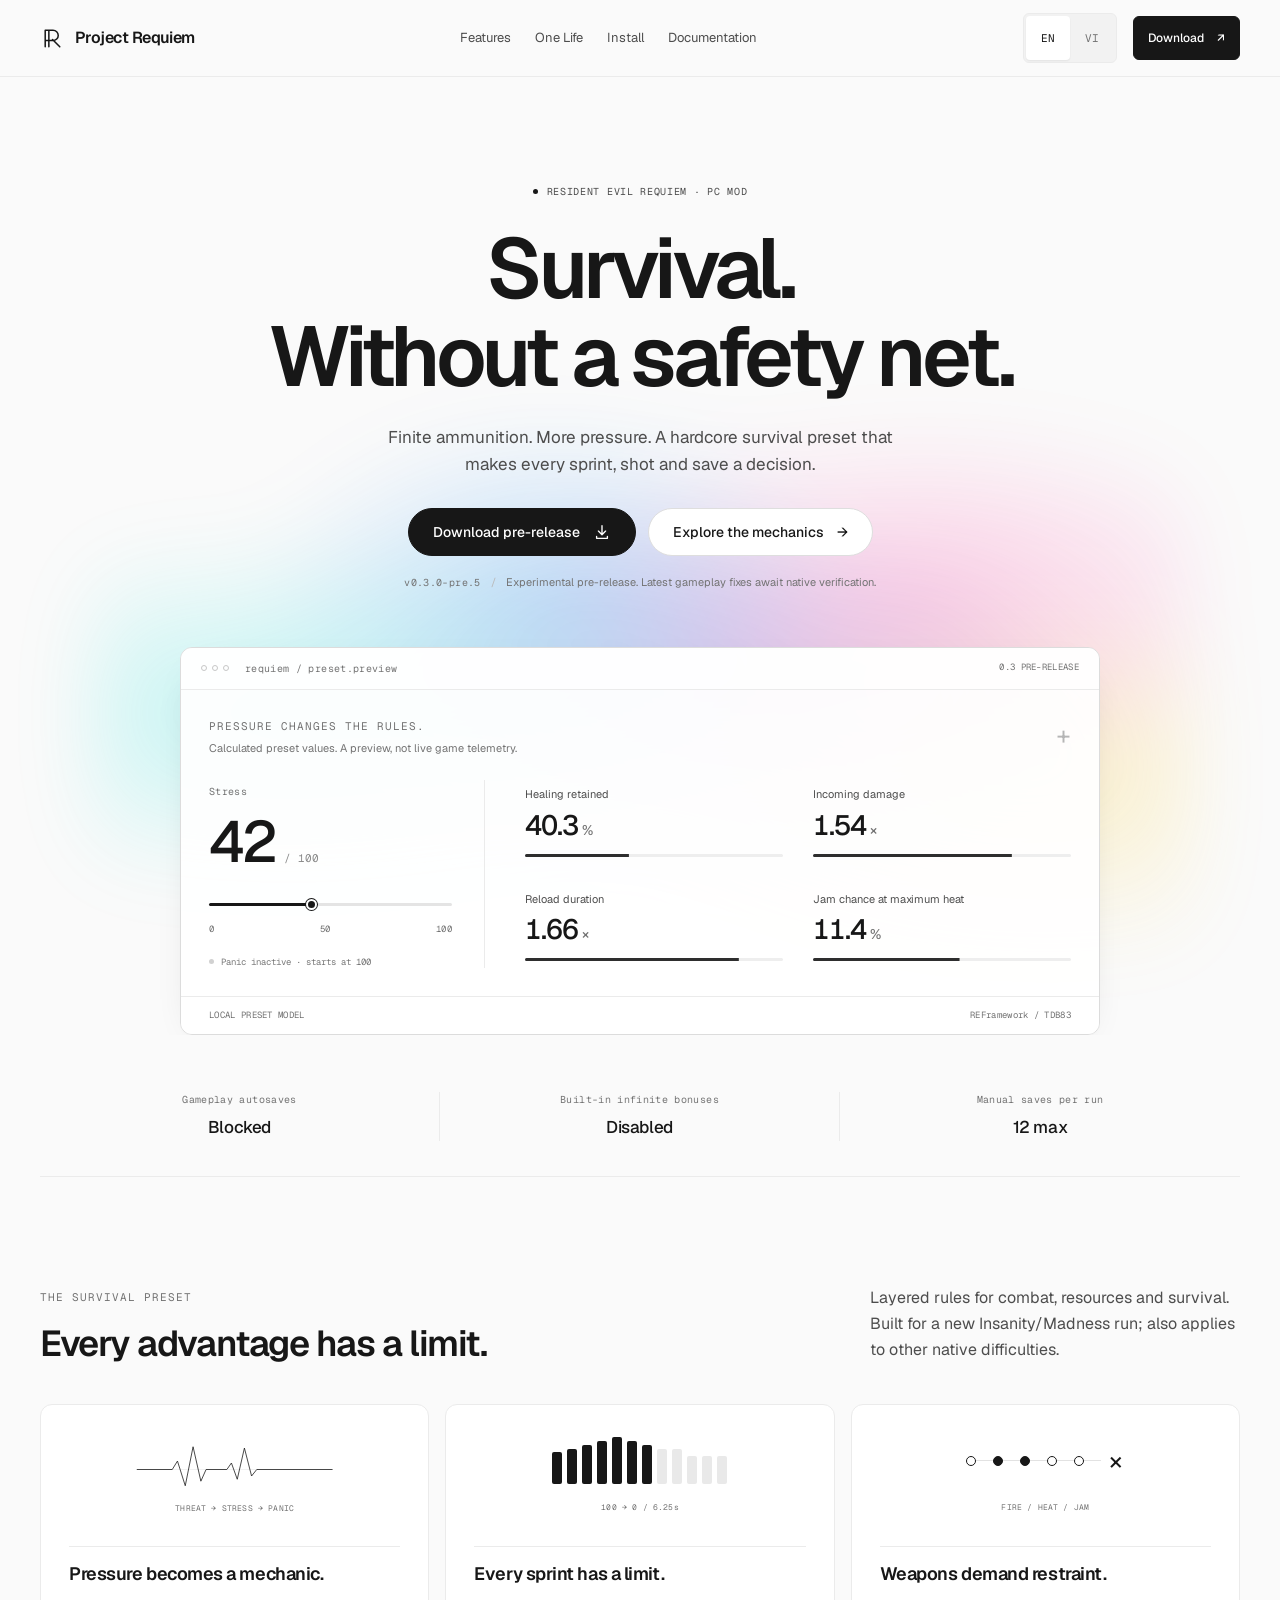
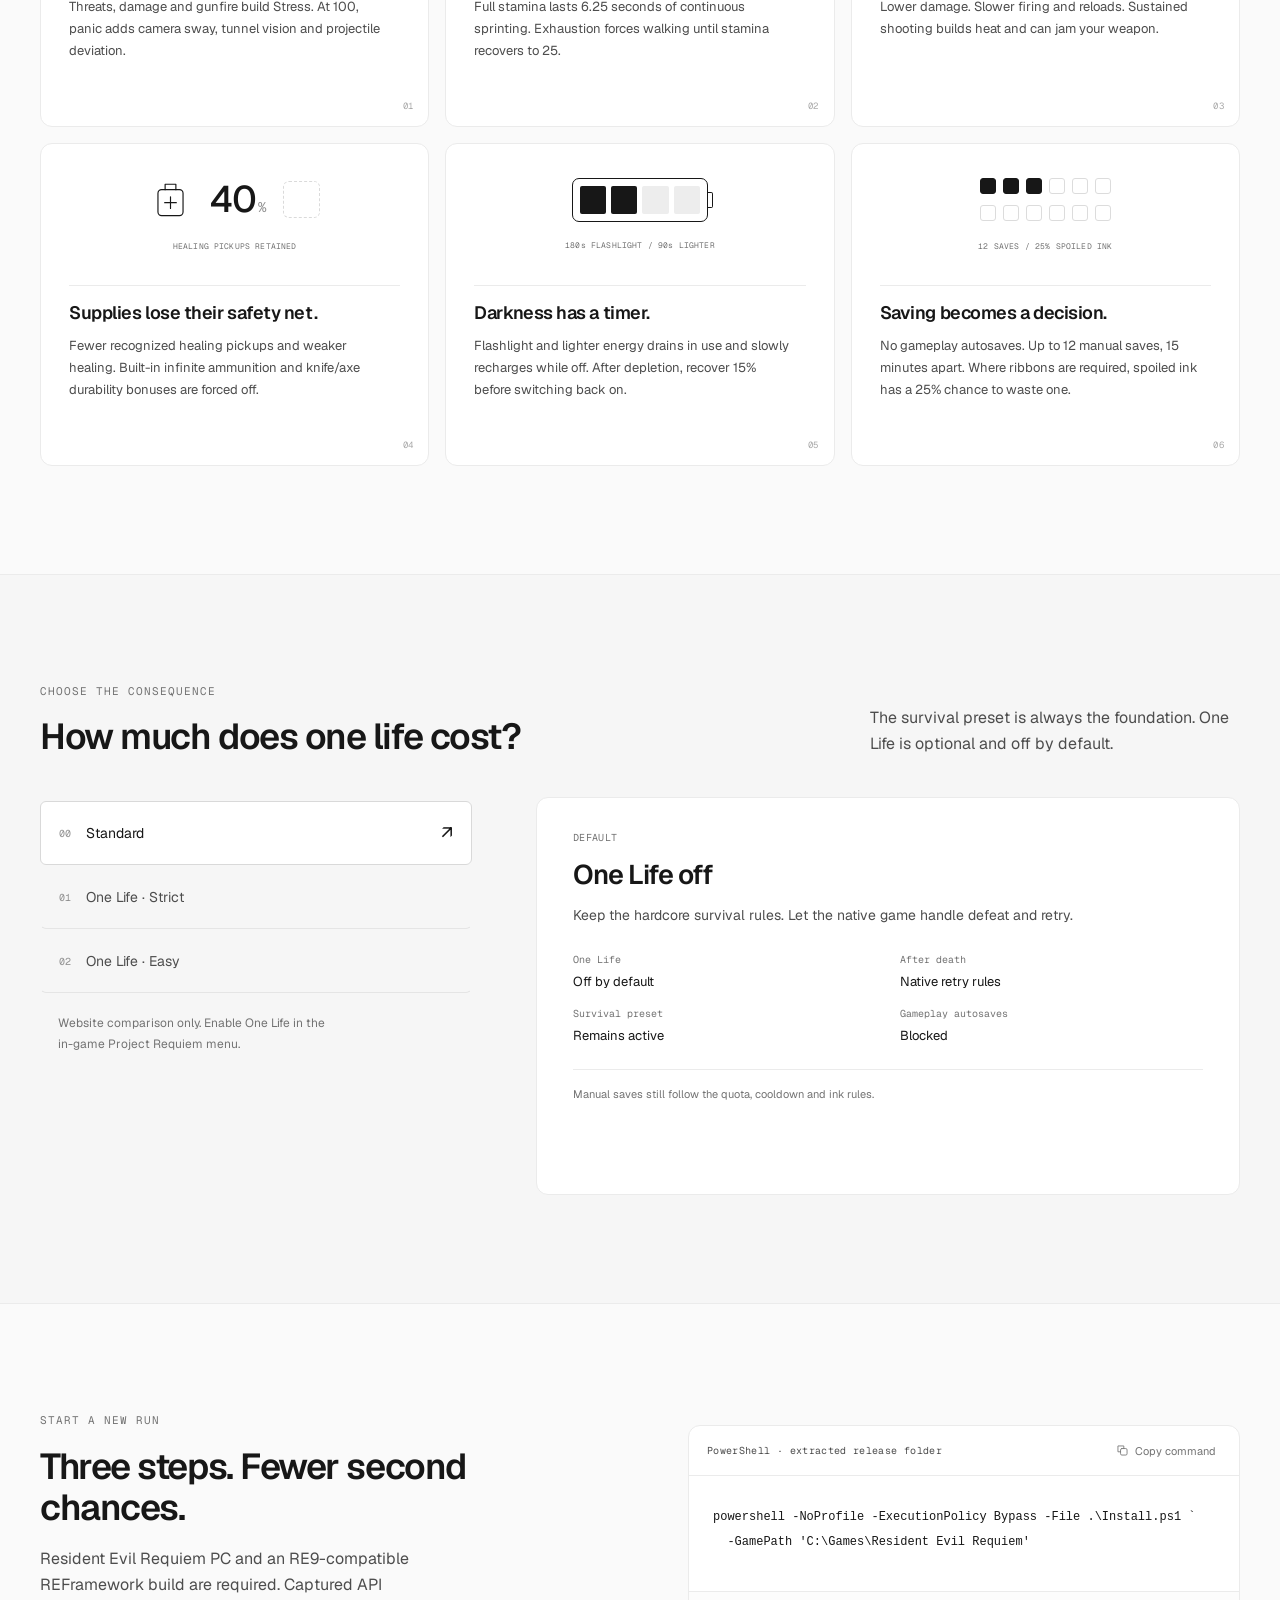
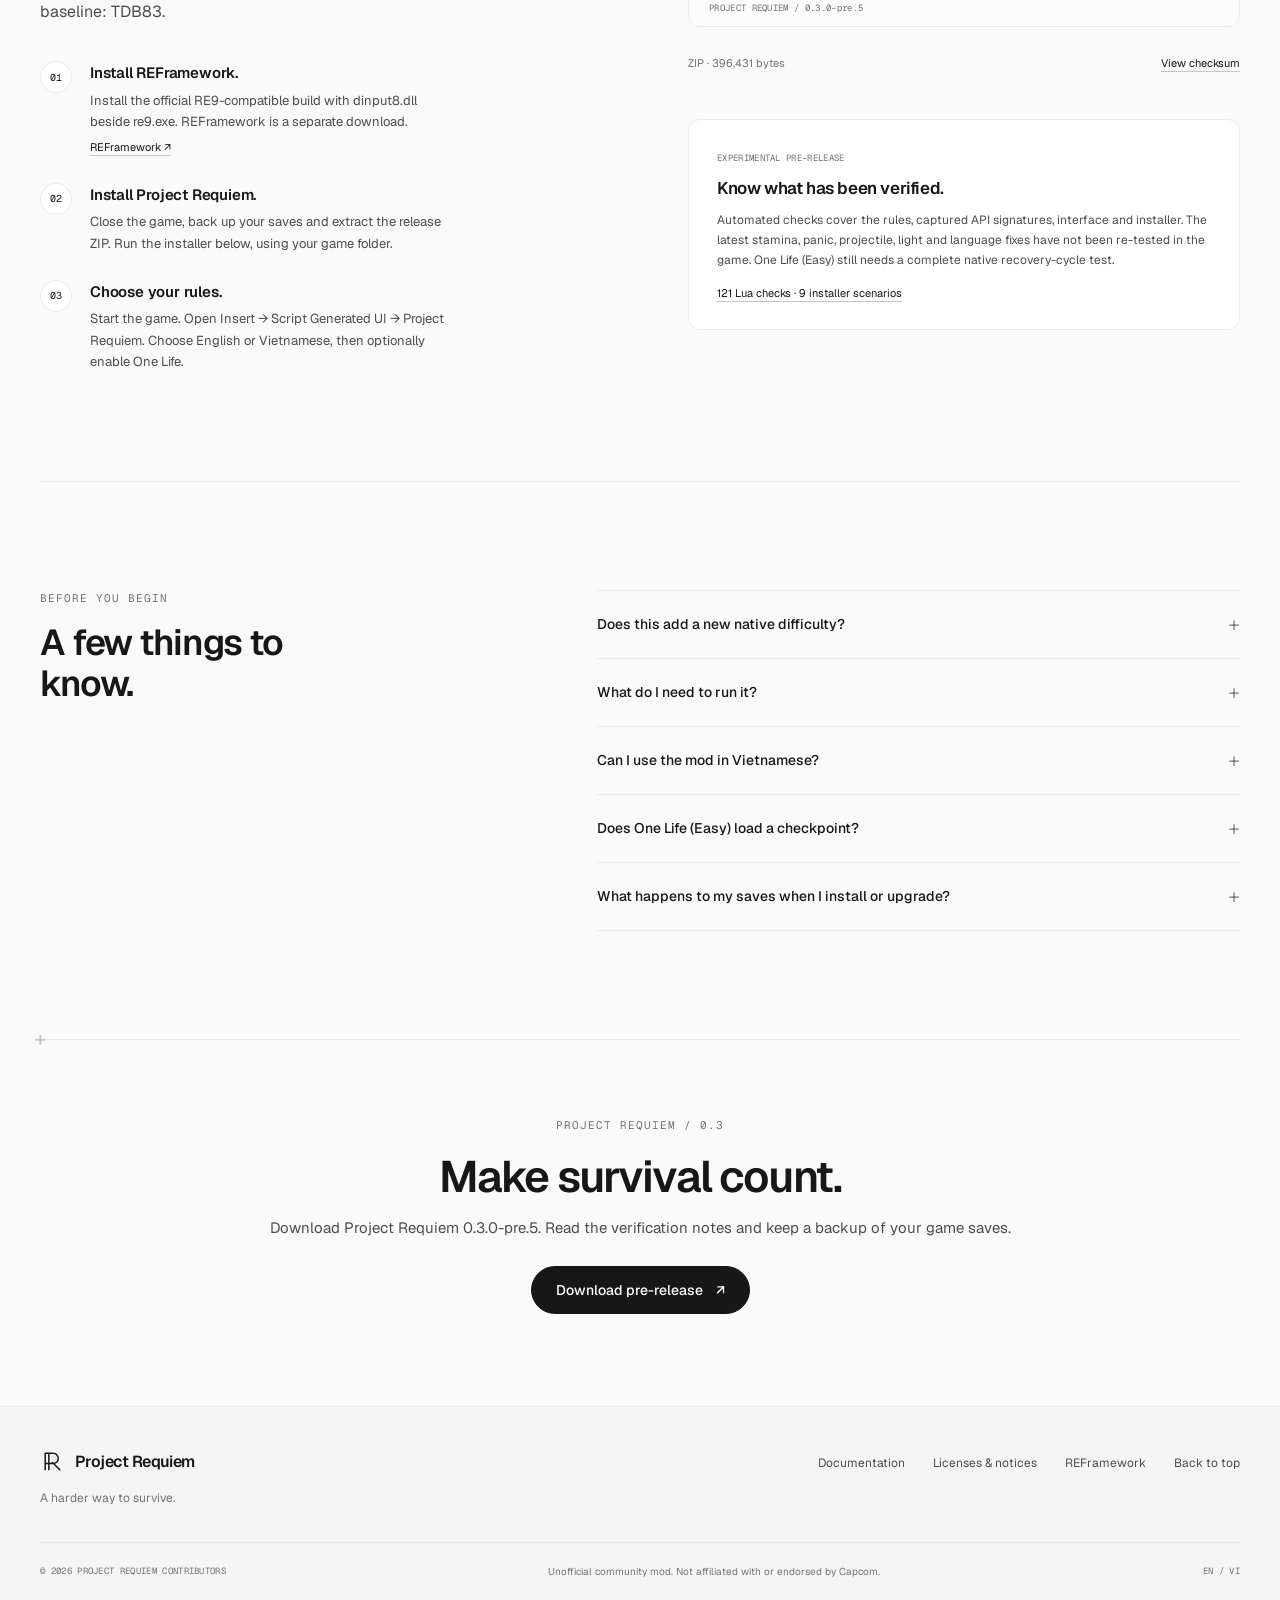
<file: index.html>
<!doctype html>
<html lang="en">
<head>
  <meta charset="utf-8">
  <meta name="viewport" content="width=device-width, initial-scale=1">
  <meta name="theme-color" content="#fafafa">
  <meta name="description" content="Project Requiem. A hardcore survival overhaul for Resident Evil Requiem PC, powered by REFramework. Stress, stamina, finite resources and optional One Life.">
  <meta property="og:title" content="Project Requiem — Survival. Without a safety net.">
  <meta property="og:description" content="Every bullet, every sprint, every save. A survival overhaul for Resident Evil Requiem PC.">
  <meta property="og:type" content="website">
  <title>Project Requiem — Survival. Without a safety net.</title>
  <link rel="icon" href="./assets/favicon.svg" type="image/svg+xml">
  <link rel="preload" href="./assets/fonts/geist-sans-variable.woff2" as="font" type="font/woff2" crossorigin>
  <link rel="stylesheet" href="./assets/site.css">
  <script type="module" src="./assets/app.js"></script>
</head>
<body>
  <a class="skip-link" href="#main" data-i18n="skip_content">Skip to content</a>
  <header class="site-header">
    <div class="nav-shell">
      <a class="wordmark" href="#" aria-label="Project Requiem home">
        <svg class="brand-mark" viewBox="0 0 24 24" aria-hidden="true"><path d="M5 20V4h7.5a5 5 0 0 1 0 10H5m7-1 7 7M8.5 4v16"/></svg>
        <span>Project Requiem</span>
      </a>
      <nav class="desktop-nav" aria-label="Main navigation">
        <a href="#features" data-i18n="nav_features">Features</a>
        <a href="#modes" data-i18n="nav_modes">Game modes</a>
        <a href="#install" data-i18n="nav_install">Installation</a>
        <a href="./docs/README.html" data-doc-link data-i18n="nav_docs">Docs</a>
      </nav>
      <div class="nav-actions">
        <div class="language-switch" role="group" aria-label="Website language">
          <button class="lang-button selected" type="button" data-lang="en" aria-pressed="true" aria-label="English">EN</button>
          <button class="lang-button" type="button" data-lang="vi" aria-pressed="false" aria-label="Tiếng Việt">VI</button>
        </div>
        <a class="button nav-download" data-download href="./downloads/Project-Requiem-0.3.0-pre.5.zip" download><span data-i18n="nav_download">Download</span><span aria-hidden="true">↗</span></a>
        <button class="menu-toggle" type="button" aria-label="Open navigation" aria-expanded="false" aria-controls="mobile-menu"><span></span><span></span></button>
      </div>
    </div>
    <nav id="mobile-menu" class="mobile-nav" aria-label="Mobile navigation" hidden>
      <a href="#features" data-i18n="nav_features">Features</a>
      <a href="#modes" data-i18n="nav_modes">Game modes</a>
      <a href="#install" data-i18n="nav_install">Installation</a>
      <a href="./docs/README.html" data-doc-link data-i18n="nav_docs">Docs</a>
    </nav>
  </header>

  <main id="main">
    <section class="hero" aria-labelledby="hero-heading">
      <div class="hero-mesh" aria-hidden="true"></div>
      <div class="hero-content container">
        <div class="hero-eyebrow"><span class="status-dot"></span><span data-i18n="hero_eyebrow">RESIDENT EVIL REQUIEM / PC / REFRAMEWORK</span></div>
        <h1 id="hero-heading"><span data-i18n="hero_title1">Survival.</span><br><span data-i18n="hero_title2">Without a safety net.</span></h1>
        <p class="hero-body" data-i18n="hero_body">A hardcore survival overhaul. Less room for mistakes. More meaning in every bullet, every sprint, every save.</p>
        <div class="hero-actions">
          <a class="button primary pill" data-download href="./downloads/Project-Requiem-0.3.0-pre.5.zip" download><span data-i18n="hero_download">Download pre-release</span><svg viewBox="0 0 20 20" aria-hidden="true"><path d="M10 3v10m-4-4 4 4 4-4M4 15v2h12v-2"/></svg></a>
          <a class="button secondary pill" href="#features"><span data-i18n="hero_explore">Explore the changes</span><span aria-hidden="true">→</span></a>
        </div>
        <p class="hero-note"><span class="mono release-version">v0.3.0-pre.5</span><span class="note-divider" aria-hidden="true">/</span><span data-i18n="hero_note">Experimental pre-release. Built for an Insanity run.</span></p>

        <div class="system-preview" aria-label="Interactive preset preview">
          <div class="preview-toolbar"><div class="window-dots" aria-hidden="true"><i></i><i></i><i></i></div><span class="mono">requiem / preset.preview</span><span class="preview-toolbar-label mono" data-i18n="preview_toolbar">0.3 PRE-RELEASE</span></div>
          <div class="preview-heading"><div><span class="eyebrow" data-i18n="preview_title">THE COST OF PRESSURE</span><p data-i18n="preview_subtitle">Calculated defaults. Not live gameplay telemetry.</p></div><span class="preview-cross" aria-hidden="true">+</span></div>
          <div class="preview-body">
            <div class="stress-control">
              <label for="stress-slider" class="mono" data-i18n="stress_label">STRESS LEVEL</label>
              <div class="stress-value"><output id="stress-value" for="stress-slider">42</output><span>/ 100</span></div>
              <input id="stress-slider" type="range" min="0" max="100" step="1" value="42" aria-label="Stress level">
              <div class="slider-scale mono"><span>0</span><span>50</span><span>100</span></div>
              <div class="panic-state"><span class="state-light" aria-hidden="true"></span><span id="panic-label" data-i18n="panic_off">PANIC INACTIVE</span></div>
            </div>
            <div class="preview-metrics">
              <div class="metric"><span data-i18n="preview_heal">Healing retained</span><output id="metric-heal">40.3<span>%</span></output><div class="mini-bar"><i id="bar-heal" style="transform:scaleX(0.40275)"></i></div></div>
              <div class="metric"><span data-i18n="preview_damage">Incoming damage</span><output id="metric-damage">1.54<span>×</span></output><div class="mini-bar"><i id="bar-damage" style="transform:scaleX(0.770675)"></i></div></div>
              <div class="metric"><span data-i18n="preview_reload">Reload duration</span><output id="metric-reload">1.66<span>×</span></output><div class="mini-bar"><i id="bar-reload" style="transform:scaleX(0.82875)"></i></div></div>
              <div class="metric"><span data-i18n="preview_jam">Jam chance at max heat</span><output id="metric-jam">11.4<span>%</span></output><div class="mini-bar"><i id="bar-jam" style="transform:scaleX(0.568)"></i></div></div>
            </div>
          </div>
          <div class="preview-footer mono"><span data-i18n="preview_footer">LOCAL PRESET MODEL</span><span>REFramework / TDB83</span></div>
        </div>
      </div>
    </section>

    <div class="rules-strip container" aria-label="Core restrictions">
      <div><span class="mono" data-i18n="stat_autosave">GAMEPLAY AUTOSAVE</span><strong data-i18n="stat_autosave_value">Disabled.</strong></div>
      <div><span class="mono" data-i18n="stat_finite">AMMO & DURABILITY</span><strong data-i18n="stat_finite_value">Always finite.</strong></div>
      <div><span class="mono" data-i18n="stat_saves">MANUAL SAVE LIMIT</span><strong data-i18n="stat_saves_value">12 per run.</strong></div>
    </div>

    <section id="features" class="section container" aria-labelledby="features-heading">
      <div class="section-heading"><div><p class="eyebrow" data-i18n="features_eyebrow">01 / THE OVERHAUL</p><h2 id="features-heading" data-i18n="features_title">Every decision has weight.</h2></div><p class="section-lead" data-i18n="features_body">A familiar game. A different margin for error. Survival systems designed to work together.</p></div>
      <div class="feature-grid">
        <article class="feature-card"><div class="feature-art signal-art" aria-hidden="true"><svg viewBox="0 0 300 100"><path class="guide-line" d="M0 50H300"/><path d="M0 50h54l8-13 12 38 12-60 12 53 8-18h32l7-10 9 25 11-48 11 43 8-10h116"/></svg><span class="mono art-caption" data-i18n="art_pressure">THREAT → STRESS → PANIC</span></div><h3 data-i18n="feature1_title">Pressure becomes a mechanic.</h3><p data-i18n="feature1_body"></p><span class="feature-number mono">01</span></article>
        <article class="feature-card"><div class="feature-art stamina-art" aria-hidden="true"><div class="stamina-bars"><i></i><i></i><i></i><i></i><i></i><i></i><i></i><i></i><i></i><i></i><i></i><i></i></div><span class="mono art-caption" data-i18n="art_stamina">100 → 0 / 6.25s</span></div><h3 data-i18n="feature2_title">Every sprint has a limit.</h3><p data-i18n="feature2_body"></p><span class="feature-number mono">02</span></article>
        <article class="feature-card"><div class="feature-art weapon-art" aria-hidden="true"><div class="shot-sequence"><i></i><i></i><i></i><i></i><i></i><span>×</span></div><span class="mono art-caption" data-i18n="art_heat">FIRE / HEAT / JAM</span></div><h3 data-i18n="feature3_title">Weapons demand restraint.</h3><p data-i18n="feature3_body"></p><span class="feature-number mono">03</span></article>
        <article class="feature-card"><div class="feature-art supply-art" aria-hidden="true"><div class="supply-count"><svg viewBox="0 0 48 48"><rect x="10" y="13" width="28" height="29" rx="4"/><path d="M18 13V7h12v6M24 21v13m-6.5-6.5h13"/></svg><span>40<span>%</span></span><i></i></div><span class="mono art-caption" data-i18n="art_healing">HEALING PICKUPS RETAINED</span></div><h3 data-i18n="feature4_title">Supplies lose their safety net.</h3><p data-i18n="feature4_body"></p><span class="feature-number mono">04</span></article>
        <article class="feature-card"><div class="feature-art light-art" aria-hidden="true"><div class="battery"><i></i><i></i><i></i><i></i><span></span></div><span class="mono art-caption" data-i18n="art_light">180s FLASHLIGHT / 90s LIGHTER</span></div><h3 data-i18n="feature5_title">Darkness has a timer.</h3><p data-i18n="feature5_body"></p><span class="feature-number mono">05</span></article>
        <article class="feature-card"><div class="feature-art save-art" aria-hidden="true"><div class="save-slots"><i></i><i></i><i></i><i></i><i></i><i></i><i></i><i></i><i></i><i></i><i></i><i></i></div><span class="mono art-caption" data-i18n="art_save">12 SAVES / 25% SPOILED INK</span></div><h3 data-i18n="feature6_title">Saving becomes a decision.</h3><p data-i18n="feature6_body"></p><span class="feature-number mono">06</span></article>
      </div>
    </section>

    <section id="modes" class="section modes-section" aria-labelledby="modes-heading">
      <div class="container">
        <div class="section-heading"><div><p class="eyebrow" data-i18n="modes_eyebrow">02 / YOUR RUN, YOUR RULES</p><h2 id="modes-heading" data-i18n="modes_title">What does one life mean?</h2></div><p class="section-lead" data-i18n="modes_body">Keep the survival overhaul. Choose how much a death should cost.</p></div>
        <div class="mode-browser">
          <div class="mode-navigation" role="tablist" aria-label="Compare game modes">
            <button id="tab-standard" class="mode-tab selected" role="tab" type="button" data-mode="standard" aria-selected="true" aria-controls="mode-panel"><span class="mode-tab-number mono">00</span><span data-i18n="mode_standard">One Life off</span><span class="mode-tab-arrow" aria-hidden="true">↗</span></button>
            <button id="tab-strict" class="mode-tab" role="tab" type="button" data-mode="strict" aria-selected="false" aria-controls="mode-panel" tabindex="-1"><span class="mode-tab-number mono">01</span><span data-i18n="mode_strict">One Life · Strict</span><span class="mode-tab-arrow" aria-hidden="true">↗</span></button>
            <button id="tab-easy" class="mode-tab" role="tab" type="button" data-mode="easy" aria-selected="false" aria-controls="mode-panel" tabindex="-1"><span class="mode-tab-number mono">02</span><span data-i18n="mode_easy">One Life · Easy</span><span class="mode-tab-arrow" aria-hidden="true">↗</span></button>
            <p class="mode-comparison-note" data-i18n="mode_compare_note">Compare modes here. Enable them in the in-game mod menu.</p>
          </div>
          <div id="mode-panel" class="mode-detail" role="tabpanel" tabindex="0" aria-labelledby="tab-standard"><div class="mode-tag mono" id="mode-tag"></div><h3 id="mode-title"></h3><p id="mode-body"></p><dl id="mode-rules"></dl><p class="mode-note" id="mode-note"></p></div>
        </div>
      </div>
    </section>

    <section id="install" class="section container" aria-labelledby="install-heading">
      <div class="install-grid">
        <div class="install-copy"><p class="eyebrow" data-i18n="install_eyebrow">03 / GET STARTED</p><h2 id="install-heading" data-i18n="install_title">A new kind of familiar.</h2><p class="section-lead" data-i18n="install_body">A small Lua mod. No executable patches. Install beside your game and begin again.</p><ol class="install-steps"><li><span class="step-number mono">01</span><div><h3 data-i18n="step1_title">Install REFramework.</h3><p data-i18n="step1_body"></p><a href="https://github.com/praydog/REFramework-nightly/releases" class="text-link" target="_blank" rel="noopener noreferrer">REFramework ↗</a></div></li><li><span class="step-number mono">02</span><div><h3 data-i18n="step2_title">Extract. Run. Restart.</h3><p data-i18n="step2_body"></p></div></li><li><span class="step-number mono">03</span><div><h3 data-i18n="step3_title">Make the run your own.</h3><p data-i18n="step3_body"></p></div></li></ol></div>
        <div class="install-side"><div class="terminal"><div class="terminal-toolbar"><span class="mono" data-i18n="terminal_title">POWERSHELL / INSTALL</span><button class="copy-button" type="button" id="copy-command"><svg viewBox="0 0 20 20" aria-hidden="true"><rect x="7" y="7" width="10" height="10" rx="2"/><path d="M12 7V3H3v9h4"/></svg><span data-i18n="copy_command">Copy</span></button></div><pre><code id="install-command"></code></pre><div class="terminal-footer mono">PROJECT REQUIEM / 0.3.0-pre.5</div></div><div class="download-meta"><span data-i18n="download_size">ZIP · 387 KB · PC</span><button type="button" class="text-link" id="show-checksum" data-i18n="view_checksum">Verify SHA-256 ↗</button></div><aside class="release-note"><span class="release-label mono" data-i18n="release_status">PRE-RELEASE STATUS</span><h3 data-i18n="release_title">Built carefully. Still experimental.</h3><p data-i18n="release_body"></p><a data-doc-testing href="./docs/TESTING.html" class="text-link" data-i18n="release_checks">121 Lua checks. 9 installer scenarios. View evidence ↗</a></aside></div>
      </div>
    </section>

    <section id="faq" class="section faq-section container" aria-labelledby="faq-heading"><div class="faq-heading"><p class="eyebrow" data-i18n="faq_eyebrow">BEFORE YOUR NEXT RUN</p><h2 id="faq-heading" data-i18n="faq_title">A few things to know.</h2></div><div id="faq-list" class="faq-list"></div></section>

    <section class="final-cta container"><div class="cta-cross" aria-hidden="true">+</div><p class="eyebrow mono">PROJECT REQUIEM / 0.3</p><h2 data-i18n="cta_title">Make every bullet matter.</h2><p data-i18n="cta_body">The next run is yours. The safety net is gone.</p><a class="button primary pill" data-download href="./downloads/Project-Requiem-0.3.0-pre.5.zip" download><span data-i18n="hero_download">Download pre-release</span><span aria-hidden="true">↗</span></a></section>
  </main>

  <footer class="site-footer"><div class="container footer-top"><div><a class="wordmark" href="#"><svg class="brand-mark" viewBox="0 0 24 24" aria-hidden="true"><path d="M5 20V4h7.5a5 5 0 0 1 0 10H5m7-1 7 7M8.5 4v16"/></svg><span>Project Requiem</span></a><p data-i18n="footer_tagline">Survival, reconsidered.</p></div><div class="footer-links"><a href="./docs/README.html" data-doc-link data-i18n="nav_docs">Docs</a><a href="./docs/LICENSE.html" data-i18n="footer_license">Licenses</a><a href="https://github.com/praydog/REFramework" target="_blank" rel="noopener noreferrer" data-i18n="footer_framework">REFramework ↗</a><a href="#" data-i18n="footer_back">Back to top ↑</a></div></div><div class="container footer-bottom"><span class="mono">© 2026 PROJECT REQUIEM CONTRIBUTORS</span><span data-i18n="footer_unofficial">Unofficial mod. Not affiliated with Capcom.</span><span class="mono">EN / VI</span></div></footer>

  <dialog id="checksum-dialog" aria-labelledby="checksum-heading"><div class="dialog-heading"><h2 id="checksum-heading" data-i18n="checksum_title">Verify your download.</h2><button type="button" id="close-checksum" class="dialog-close" aria-label="Close">×</button></div><p data-i18n="checksum_body">Compare this SHA-256 with the ZIP you downloaded.</p><p class="checksum-filename mono">Project-Requiem-0.3.0-pre.5.zip</p><code id="checksum-value"></code><div class="dialog-actions"><button type="button" id="copy-checksum" class="button primary" data-i18n="copy_checksum">Copy checksum</button><a href="./downloads/Project-Requiem-0.3.0-pre.5.zip.sha256" class="button secondary" download id="download-checksum-link">Download .sha256</a></div></dialog>
  <p id="live-message" class="sr-only" role="status" aria-live="polite"></p>
</body>
</html>
</file>
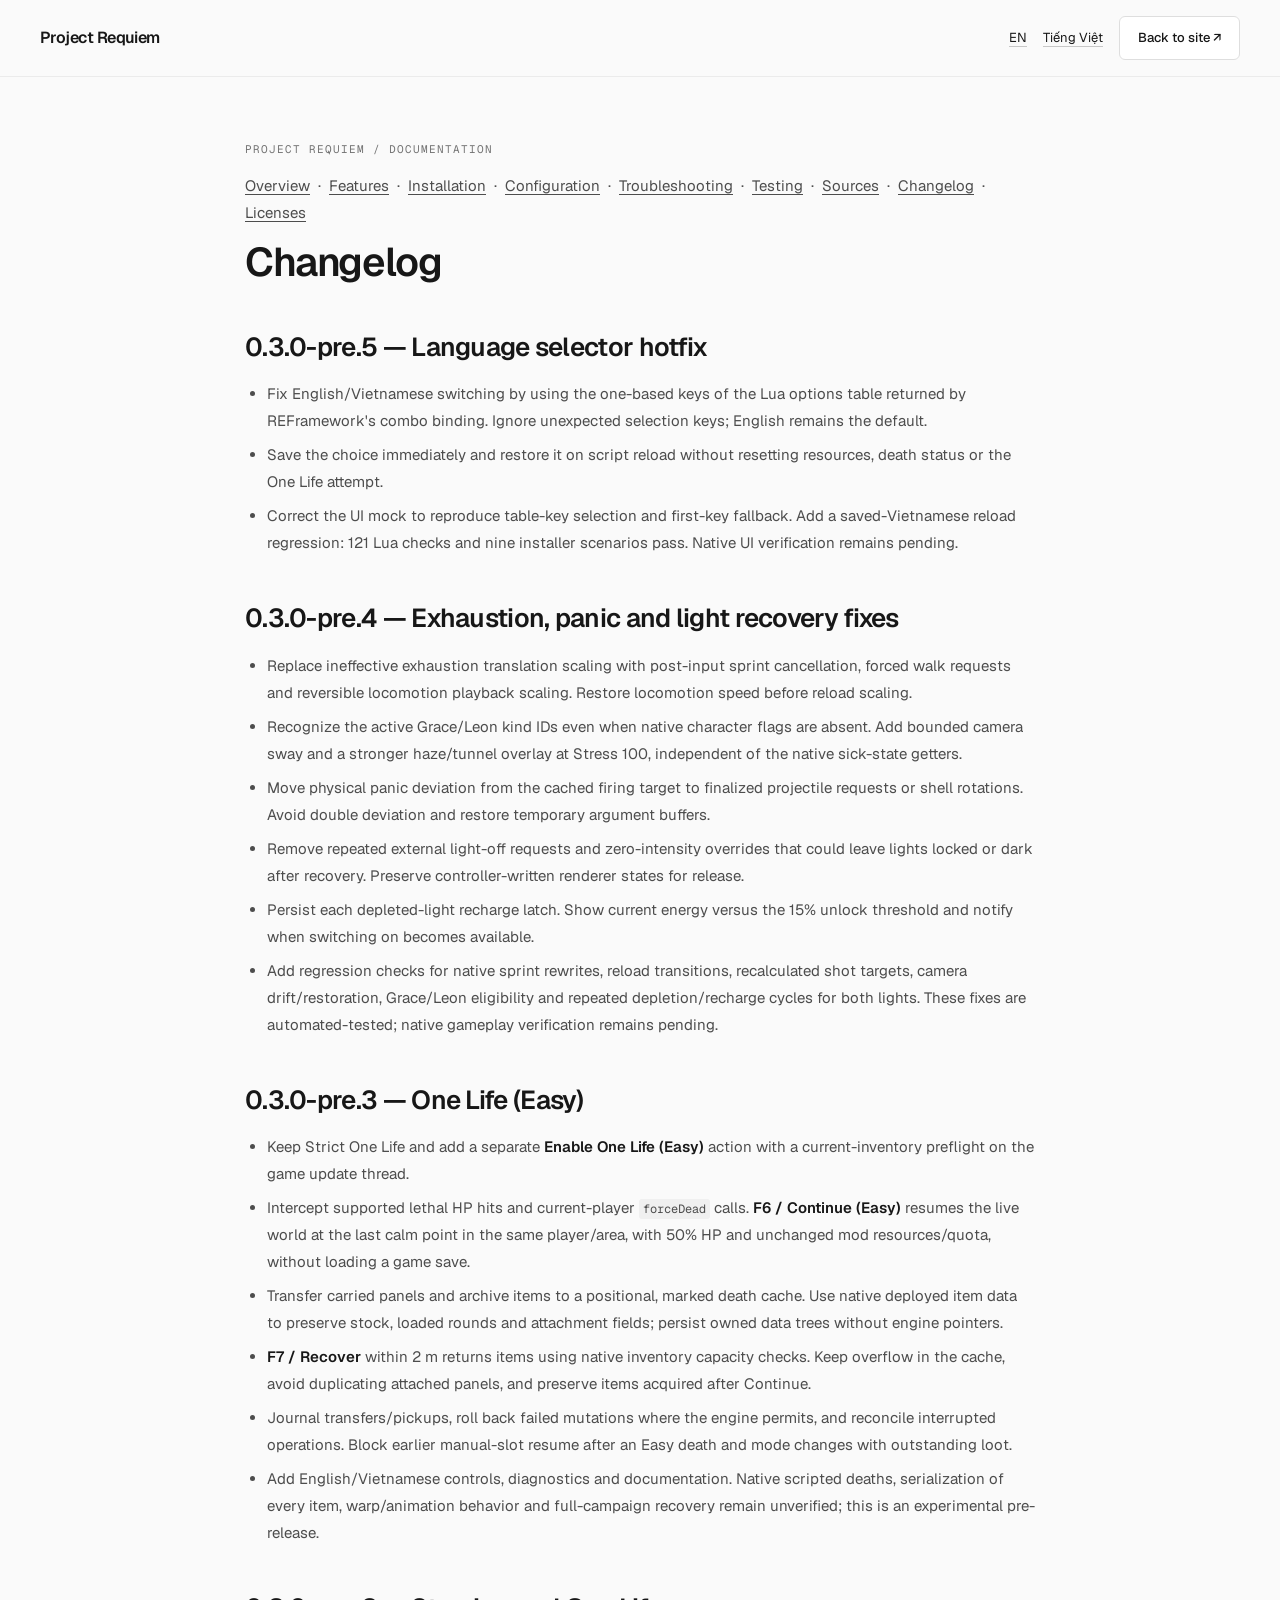
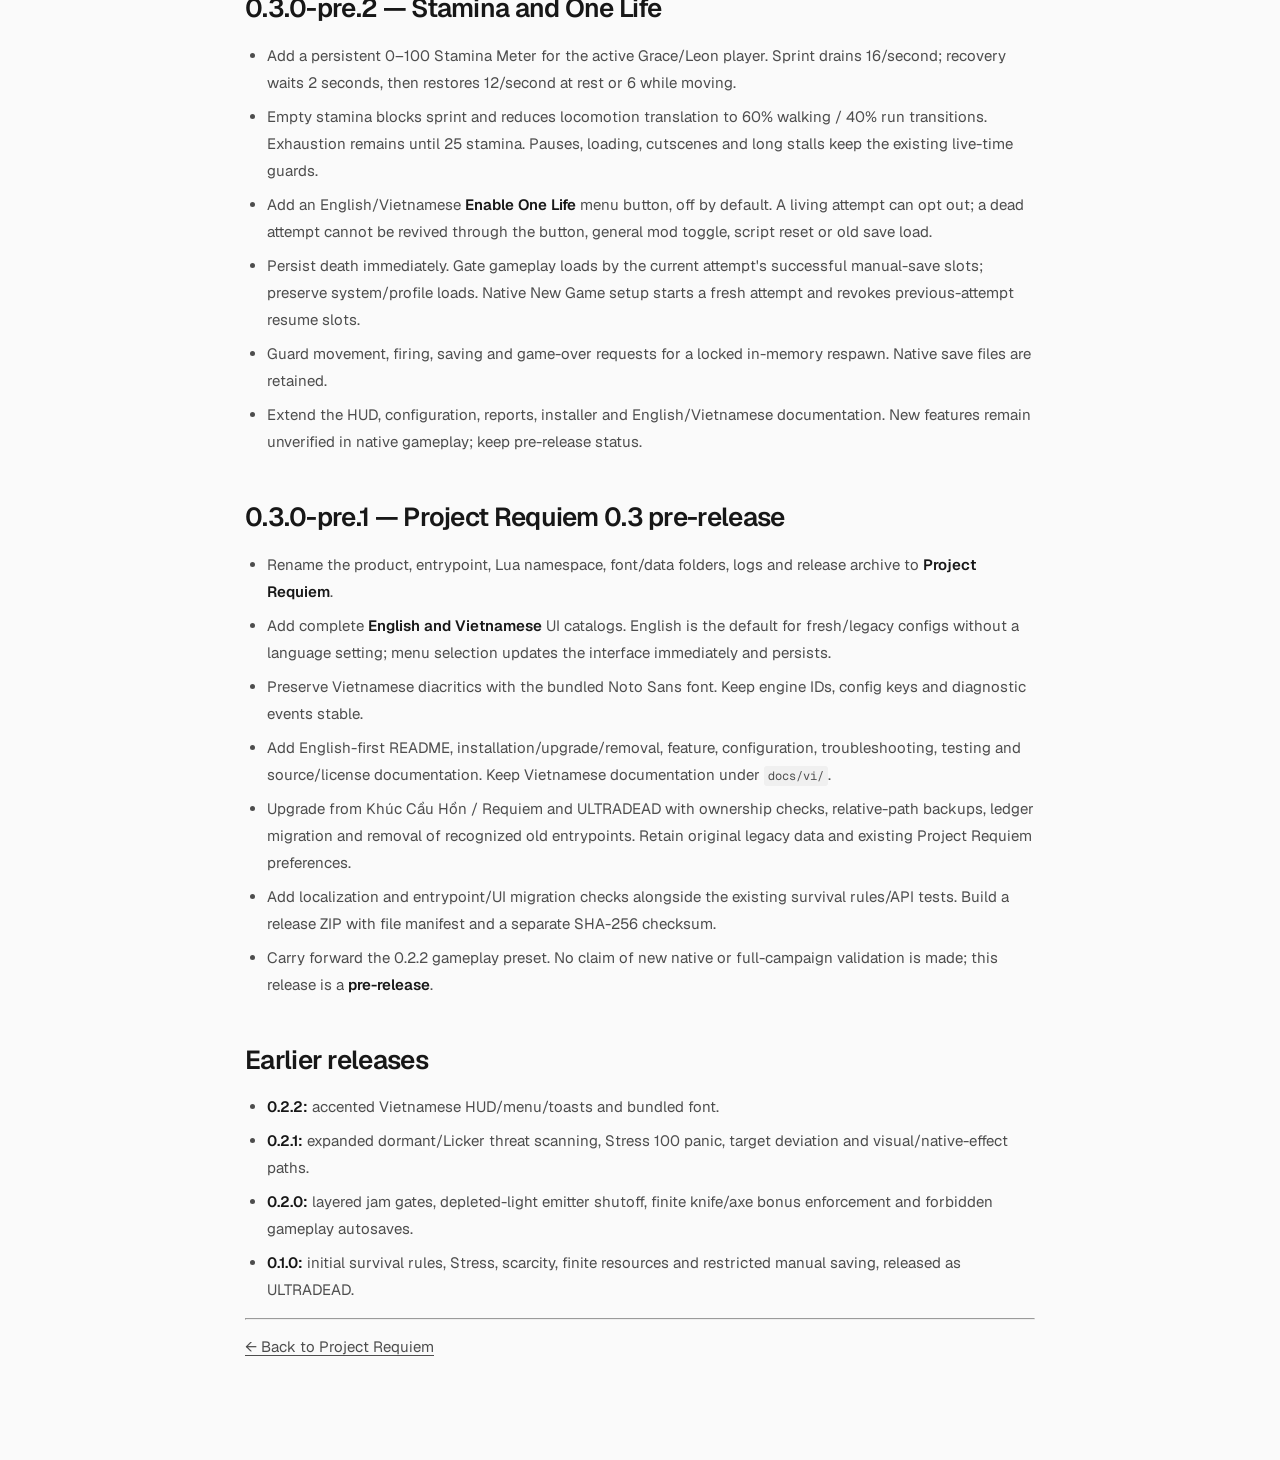
<file: docs/CHANGELOG.html>
<!doctype html>
<html lang="en">
<head>
  <meta charset="utf-8">
  <meta name="viewport" content="width=device-width, initial-scale=1">
  <meta name="theme-color" content="#fafafa">
  <meta name="description" content="Changelog — Project Requiem documentation.">
  <title>Changelog — Project Requiem</title>
  <link rel="icon" href="../assets/favicon.svg" type="image/svg+xml">
  <link rel="stylesheet" href="../assets/site.css">
</head>
<body>
  <a class="skip-link" href="#main">Skip to content</a>
  <header class="site-header"><div class="nav-shell">
    <a class="wordmark" href="../index.html">Project Requiem</a>
    <nav class="nav-actions" aria-label="Documentation language">
      <a class="text-link" href="README.html" lang="en" aria-current="true">EN</a>
      <a class="text-link" href="vi/README.html" lang="vi">Tiếng Việt</a>
      <a class="button secondary" href="../index.html">Back to site ↗</a>
    </nav>
  </div></header>
  <main class="documentation" id="main">
    <p class="eyebrow">PROJECT REQUIEM / DOCUMENTATION</p>
    <nav aria-label="Documentation navigation"><p><a href="README.html">Overview</a> &nbsp;·&nbsp; <a href="FEATURES.html">Features</a> &nbsp;·&nbsp; <a href="INSTALLATION.html">Installation</a> &nbsp;·&nbsp; <a href="CONFIGURATION.html">Configuration</a> &nbsp;·&nbsp; <a href="TROUBLESHOOTING.html">Troubleshooting</a> &nbsp;·&nbsp; <a href="TESTING.html">Testing</a> &nbsp;·&nbsp; <a href="SOURCES.html">Sources</a> &nbsp;·&nbsp; <a href="CHANGELOG.html">Changelog</a> &nbsp;·&nbsp; <a href="LICENSE.html">Licenses</a></p></nav>
    <article><h1 id="changelog">Changelog</h1>
<h2 id="030-pre5--language-selector-hotfix">0.3.0-pre.5 — Language selector hotfix</h2>
<ul>
<li>Fix English/Vietnamese switching by using the one-based keys of the Lua
options table returned by REFramework's combo binding. Ignore unexpected
selection keys; English remains the default.</li>
<li>Save the choice immediately and restore it on script reload without
resetting resources, death status or the One Life attempt.</li>
<li>Correct the UI mock to reproduce table-key selection and first-key fallback.
Add a saved-Vietnamese reload regression: 121 Lua checks and nine installer
scenarios pass. Native UI verification remains pending.</li>
</ul>
<h2 id="030-pre4--exhaustion-panic-and-light-recovery-fixes">0.3.0-pre.4 — Exhaustion, panic and light recovery fixes</h2>
<ul>
<li>Replace ineffective exhaustion translation scaling with post-input sprint
cancellation, forced walk requests and reversible locomotion playback
scaling. Restore locomotion speed before reload scaling.</li>
<li>Recognize the active Grace/Leon kind IDs even when native character flags
are absent. Add bounded camera sway and a stronger haze/tunnel overlay at
Stress 100, independent of the native sick-state getters.</li>
<li>Move physical panic deviation from the cached firing target to finalized
projectile requests or shell rotations. Avoid double deviation and restore
temporary argument buffers.</li>
<li>Remove repeated external light-off requests and zero-intensity overrides
that could leave lights locked or dark after recovery. Preserve
controller-written renderer states for release.</li>
<li>Persist each depleted-light recharge latch. Show current energy versus the
15% unlock threshold and notify when switching on becomes available.</li>
<li>Add regression checks for native sprint rewrites, reload transitions,
recalculated shot targets, camera drift/restoration, Grace/Leon eligibility
and repeated depletion/recharge cycles for both lights. These fixes are
automated-tested; native gameplay verification remains pending.</li>
</ul>
<h2 id="030-pre3--one-life-easy">0.3.0-pre.3 — One Life (Easy)</h2>
<ul>
<li>Keep Strict One Life and add a separate <strong>Enable One Life (Easy)</strong> action
with a current-inventory preflight on the game update thread.</li>
<li>Intercept supported lethal HP hits and current-player <code>forceDead</code> calls.
<strong>F6 / Continue (Easy)</strong> resumes the live world at the last calm point in
the same player/area, with 50% HP and unchanged mod resources/quota, without
loading a game save.</li>
<li>Transfer carried panels and archive items to a positional, marked death
cache. Use native deployed item data to preserve stock, loaded rounds and
attachment fields; persist owned data trees without engine pointers.</li>
<li><strong>F7 / Recover</strong> within 2 m returns items using native inventory capacity
checks. Keep overflow in the cache, avoid duplicating attached panels, and
preserve items acquired after Continue.</li>
<li>Journal transfers/pickups, roll back failed mutations where the engine
permits, and reconcile interrupted operations. Block earlier manual-slot
resume after an Easy death and mode changes with outstanding loot.</li>
<li>Add English/Vietnamese controls, diagnostics and documentation. Native
scripted deaths, serialization of every item, warp/animation behavior and
full-campaign recovery remain unverified; this is an experimental
pre-release.</li>
</ul>
<h2 id="030-pre2--stamina-and-one-life">0.3.0-pre.2 — Stamina and One Life</h2>
<ul>
<li>Add a persistent 0–100 Stamina Meter for the active Grace/Leon player.
Sprint drains 16/second; recovery waits 2 seconds, then restores 12/second
at rest or 6 while moving.</li>
<li>Empty stamina blocks sprint and reduces locomotion translation to 60%
walking / 40% run transitions. Exhaustion remains until 25 stamina. Pauses,
loading, cutscenes and long stalls keep the existing live-time guards.</li>
<li>Add an English/Vietnamese <strong>Enable One Life</strong> menu button, off by default. A
living attempt can opt out; a dead attempt cannot be revived through the
button, general mod toggle, script reset or old save load.</li>
<li>Persist death immediately. Gate gameplay loads by the current attempt's
successful manual-save slots; preserve system/profile loads. Native New Game
setup starts a fresh attempt and revokes previous-attempt resume slots.</li>
<li>Guard movement, firing, saving and game-over requests for a locked in-memory
respawn. Native save files are retained.</li>
<li>Extend the HUD, configuration, reports, installer and English/Vietnamese
documentation. New features remain unverified in native gameplay; keep
pre-release status.</li>
</ul>
<h2 id="030-pre1--project-requiem-03-pre-release">0.3.0-pre.1 — Project Requiem 0.3 pre-release</h2>
<ul>
<li>Rename the product, entrypoint, Lua namespace, font/data folders, logs and
release archive to <strong>Project Requiem</strong>.</li>
<li>Add complete <strong>English and Vietnamese</strong> UI catalogs. English is the default
for fresh/legacy configs without a language setting; menu selection updates
the interface immediately and persists.</li>
<li>Preserve Vietnamese diacritics with the bundled Noto Sans font. Keep engine
IDs, config keys and diagnostic events stable.</li>
<li>Add English-first README, installation/upgrade/removal, feature,
configuration, troubleshooting, testing and source/license documentation.
Keep Vietnamese documentation under <code>docs/vi/</code>.</li>
<li>Upgrade from Khúc Cầu Hồn / Requiem and ULTRADEAD with ownership checks,
relative-path backups, ledger migration and removal of recognized old
entrypoints. Retain original legacy data and existing Project Requiem
preferences.</li>
<li>Add localization and entrypoint/UI migration checks alongside the existing
survival rules/API tests. Build a release ZIP with file manifest and a
separate SHA-256 checksum.</li>
<li>Carry forward the 0.2.2 gameplay preset. No claim of new native or
full-campaign validation is made; this release is a <strong>pre-release</strong>.</li>
</ul>
<h2 id="earlier-releases">Earlier releases</h2>
<ul>
<li><strong>0.2.2:</strong> accented Vietnamese HUD/menu/toasts and bundled font.</li>
<li><strong>0.2.1:</strong> expanded dormant/Licker threat scanning, Stress 100 panic, target
deviation and visual/native-effect paths.</li>
<li><strong>0.2.0:</strong> layered jam gates, depleted-light emitter shutoff, finite
knife/axe bonus enforcement and forbidden gameplay autosaves.</li>
<li><strong>0.1.0:</strong> initial survival rules, Stress, scarcity, finite resources and
restricted manual saving, released as ULTRADEAD.</li>
</ul>
</article>
    <hr>
    <p><a href="../index.html">← Back to Project Requiem</a></p>
  </main>
</body>
</html>
</file>
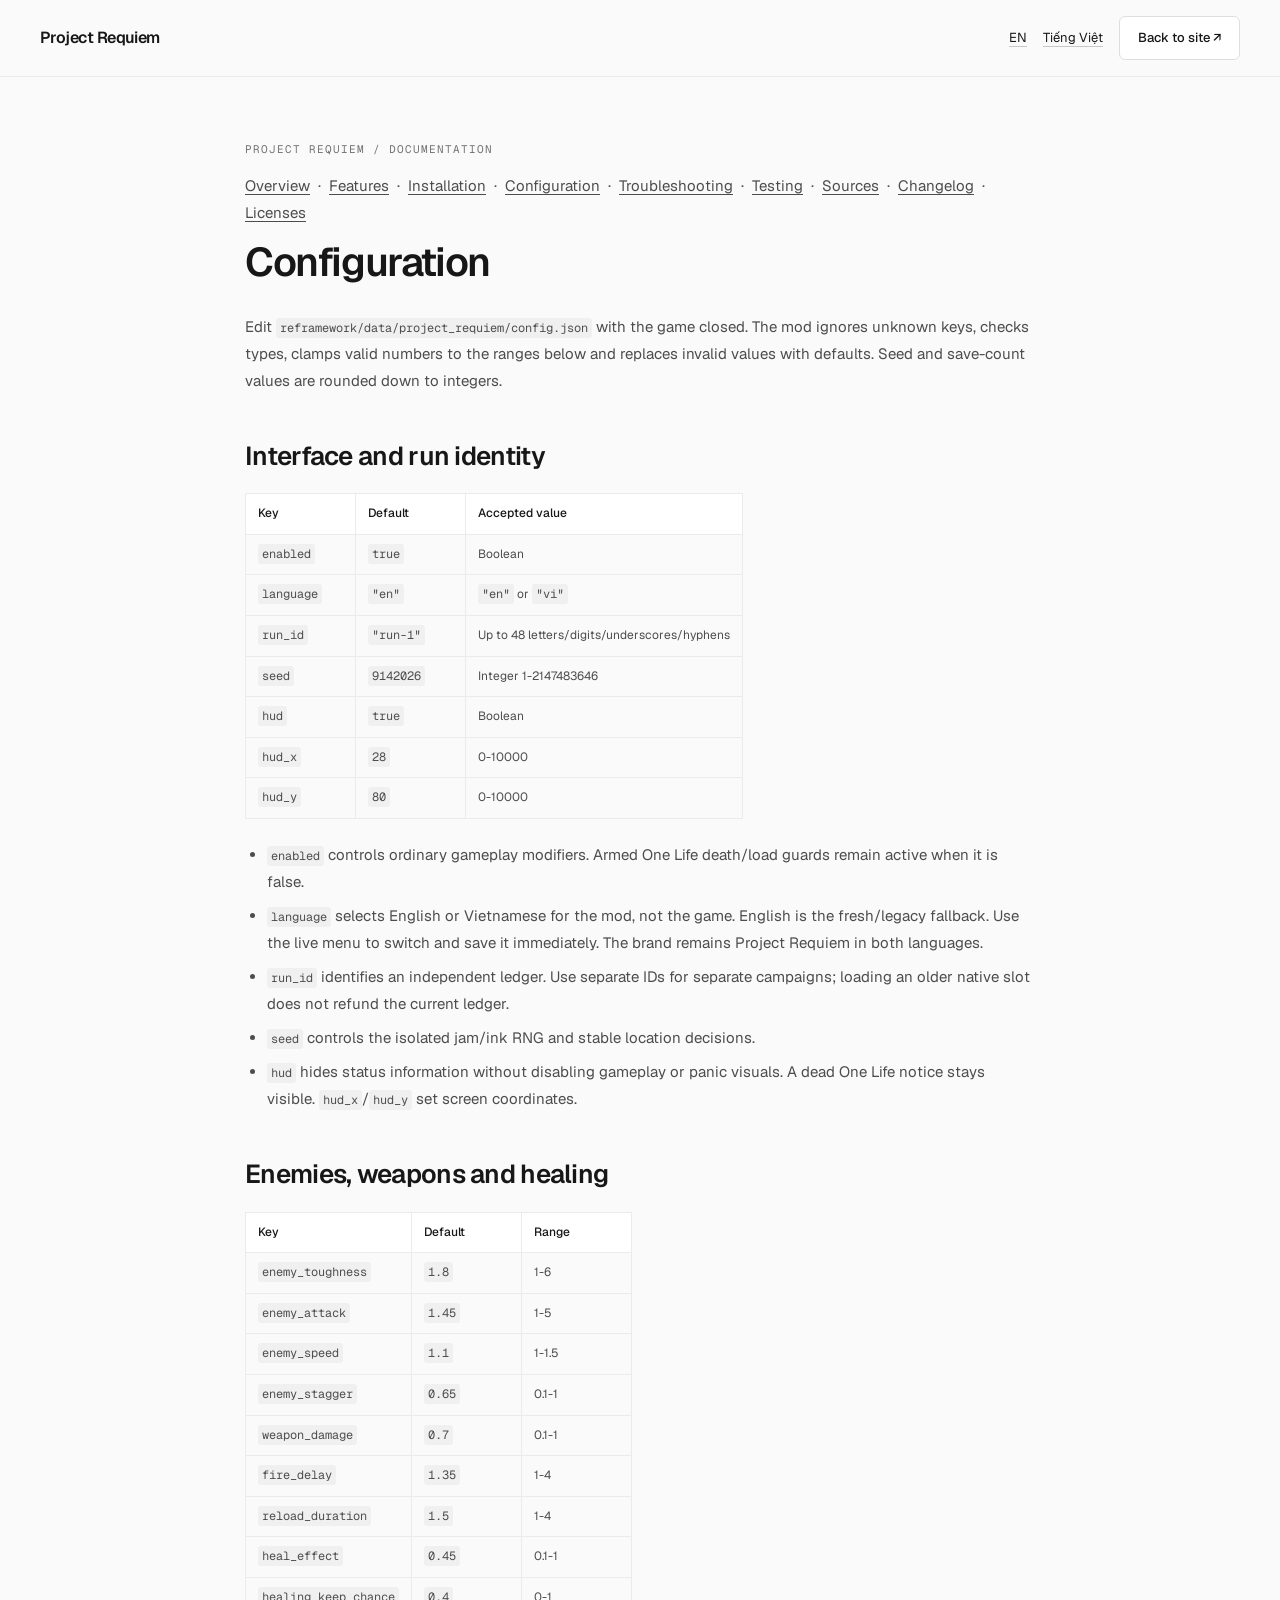
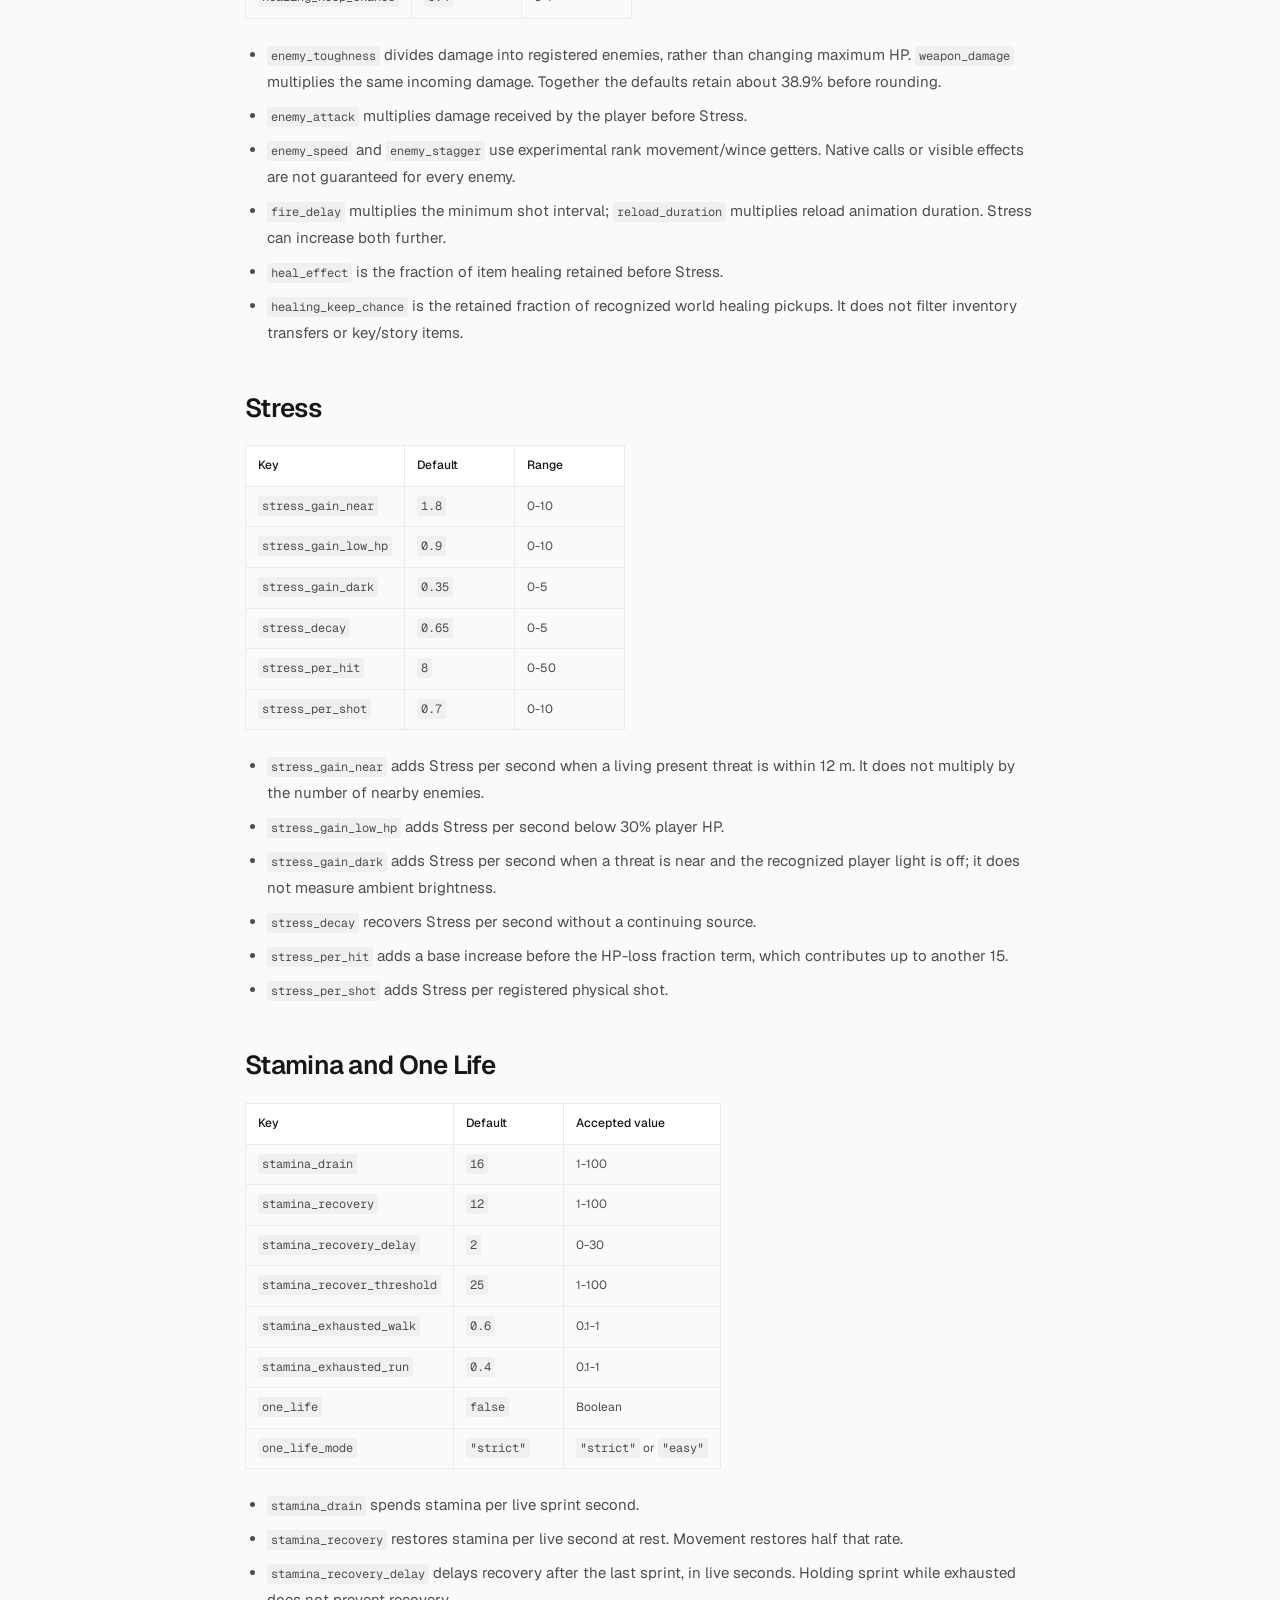
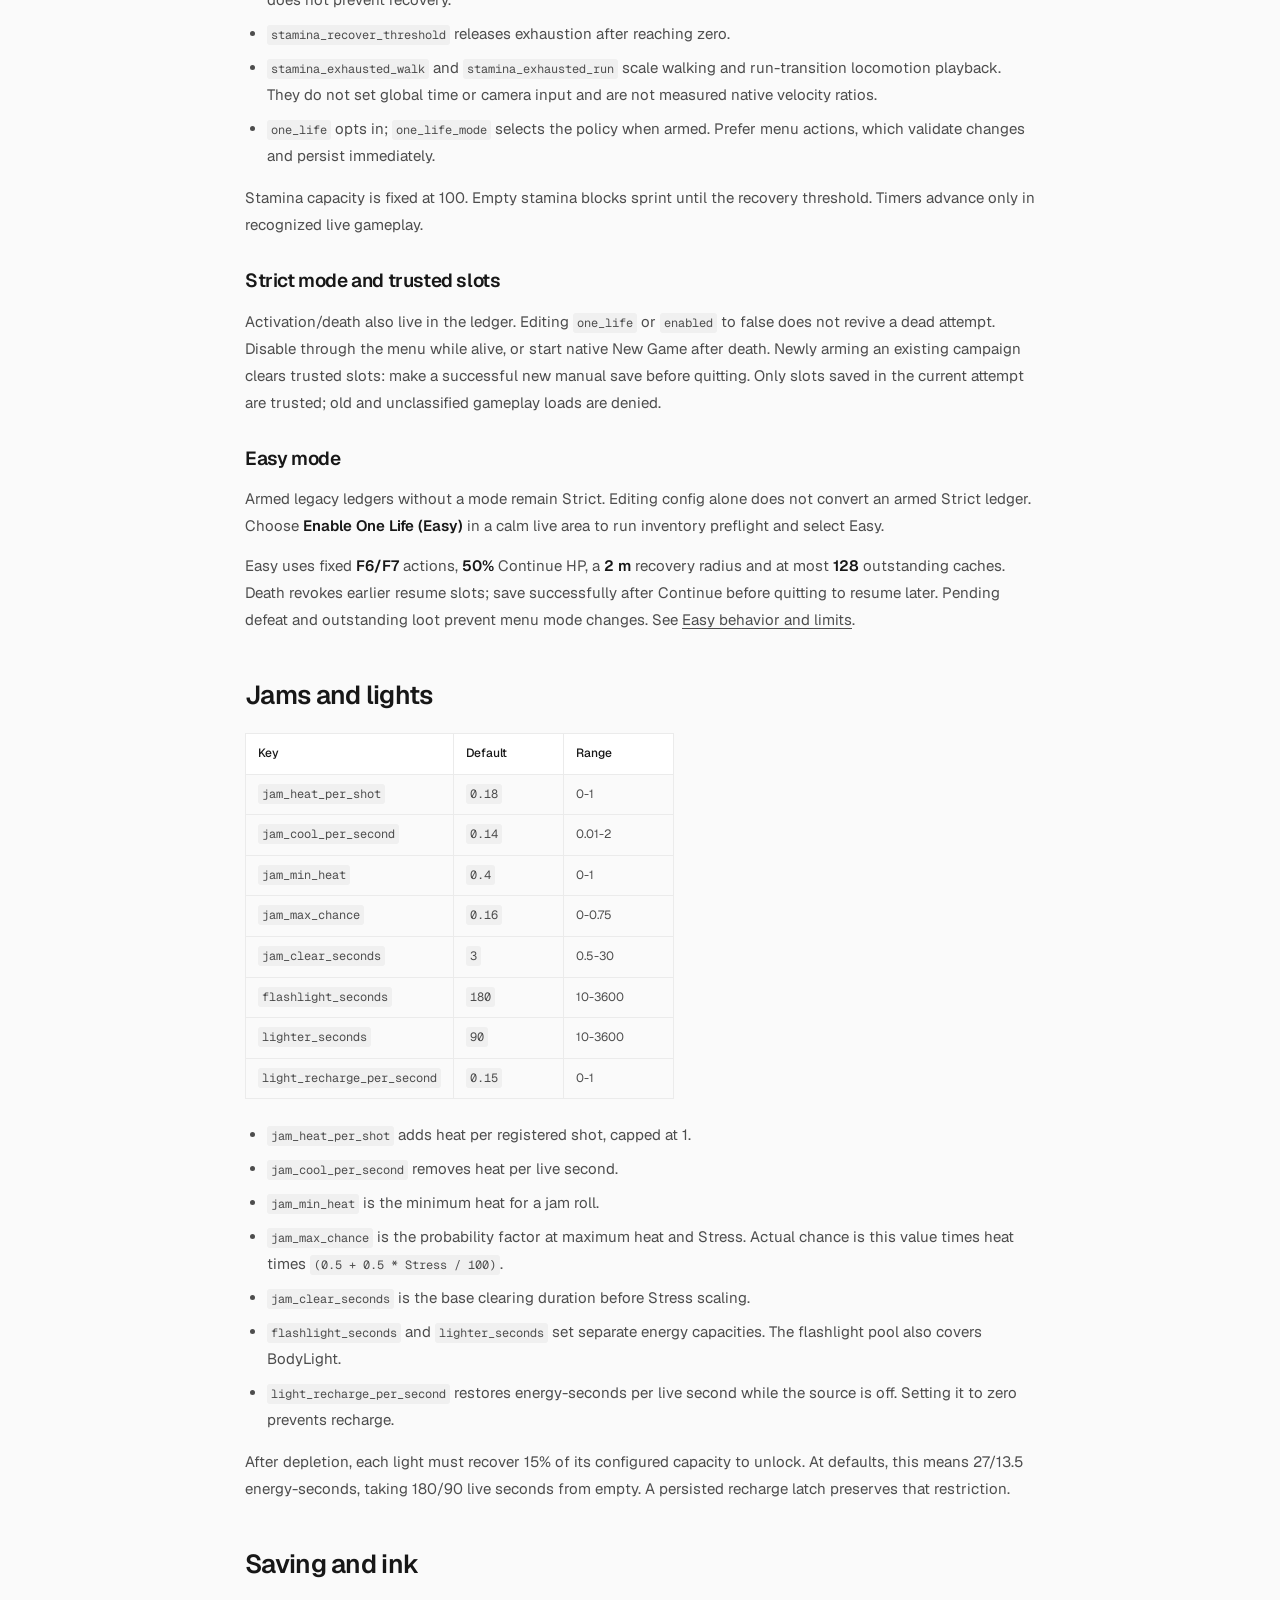
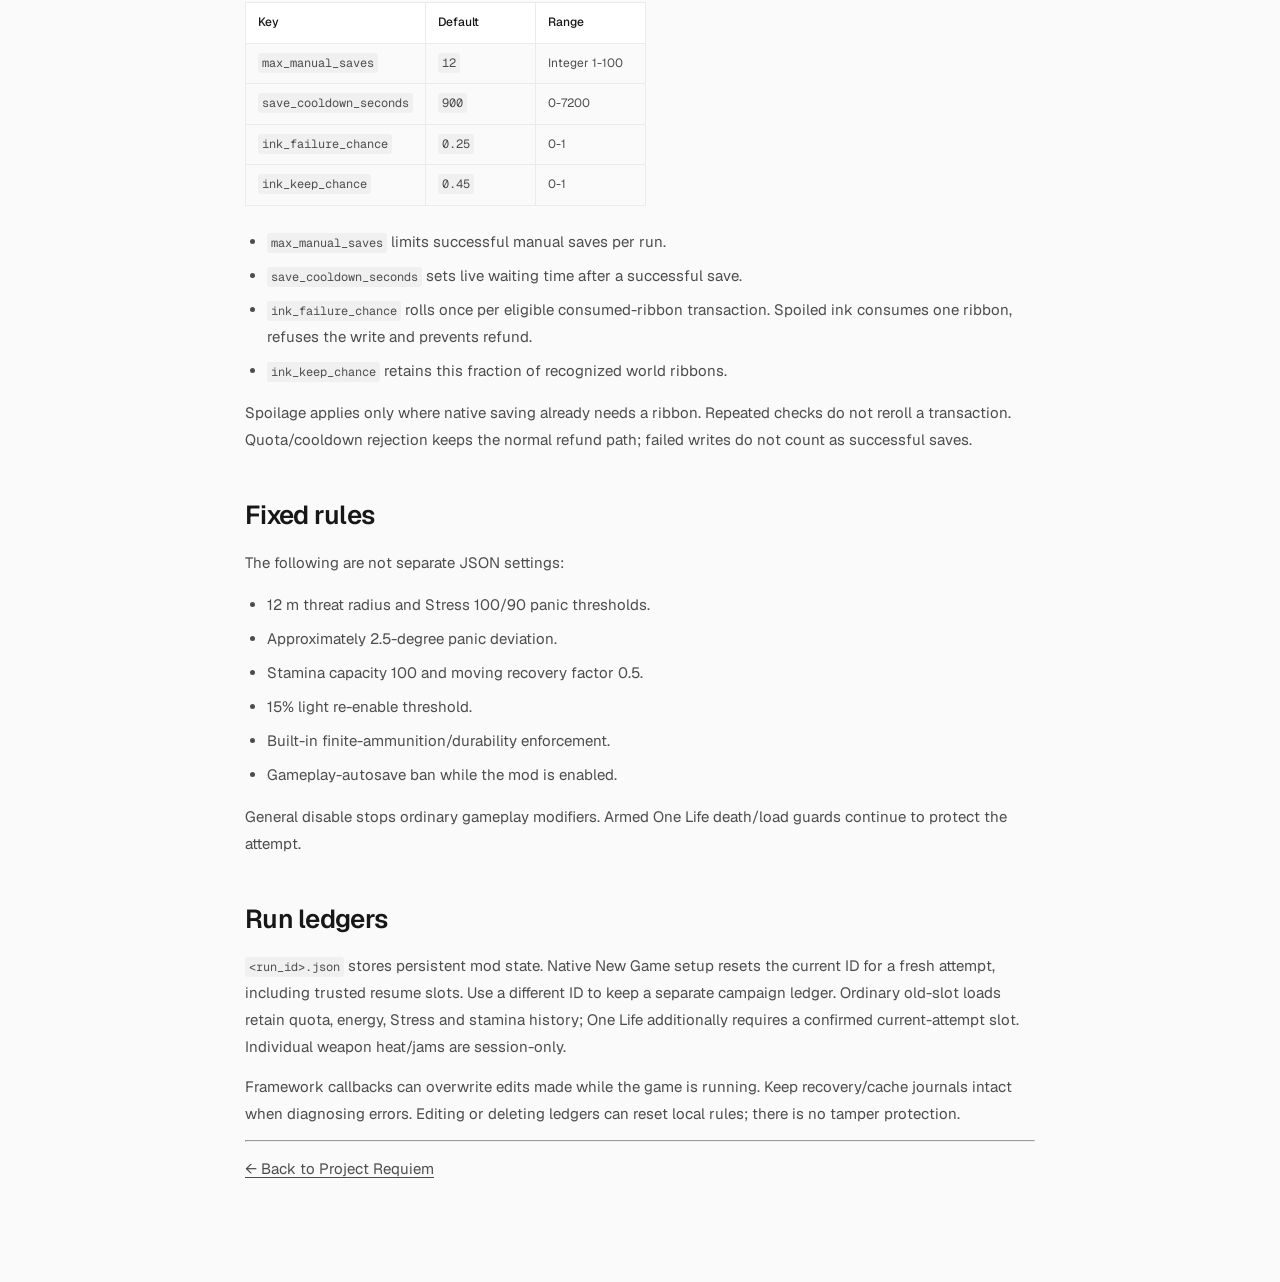
<file: docs/CONFIGURATION.html>
<!doctype html>
<html lang="en">
<head>
  <meta charset="utf-8">
  <meta name="viewport" content="width=device-width, initial-scale=1">
  <meta name="theme-color" content="#fafafa">
  <meta name="description" content="Configuration — Project Requiem documentation.">
  <title>Configuration — Project Requiem</title>
  <link rel="icon" href="../assets/favicon.svg" type="image/svg+xml">
  <link rel="stylesheet" href="../assets/site.css">
</head>
<body>
  <a class="skip-link" href="#main">Skip to content</a>
  <header class="site-header"><div class="nav-shell">
    <a class="wordmark" href="../index.html">Project Requiem</a>
    <nav class="nav-actions" aria-label="Documentation language">
      <a class="text-link" href="README.html" lang="en" aria-current="true">EN</a>
      <a class="text-link" href="vi/README.html" lang="vi">Tiếng Việt</a>
      <a class="button secondary" href="../index.html">Back to site ↗</a>
    </nav>
  </div></header>
  <main class="documentation" id="main">
    <p class="eyebrow">PROJECT REQUIEM / DOCUMENTATION</p>
    <nav aria-label="Documentation navigation"><p><a href="README.html">Overview</a> &nbsp;·&nbsp; <a href="FEATURES.html">Features</a> &nbsp;·&nbsp; <a href="INSTALLATION.html">Installation</a> &nbsp;·&nbsp; <a href="CONFIGURATION.html">Configuration</a> &nbsp;·&nbsp; <a href="TROUBLESHOOTING.html">Troubleshooting</a> &nbsp;·&nbsp; <a href="TESTING.html">Testing</a> &nbsp;·&nbsp; <a href="SOURCES.html">Sources</a> &nbsp;·&nbsp; <a href="CHANGELOG.html">Changelog</a> &nbsp;·&nbsp; <a href="LICENSE.html">Licenses</a></p></nav>
    <article><h1 id="configuration">Configuration</h1>
<p>Edit <code>reframework/data/project_requiem/config.json</code> with the game closed.
The mod ignores unknown keys, checks types, clamps valid numbers to the
ranges below and replaces invalid values with defaults. Seed and save-count
values are rounded down to integers.</p>
<h2 id="interface-and-run-identity">Interface and run identity</h2>
<table>
<thead>
<tr>
<th>Key</th>
<th>Default</th>
<th>Accepted value</th>
</tr>
</thead>
<tbody>
<tr>
<td><code>enabled</code></td>
<td><code>true</code></td>
<td>Boolean</td>
</tr>
<tr>
<td><code>language</code></td>
<td><code>&quot;en&quot;</code></td>
<td><code>&quot;en&quot;</code> or <code>&quot;vi&quot;</code></td>
</tr>
<tr>
<td><code>run_id</code></td>
<td><code>&quot;run-1&quot;</code></td>
<td>Up to 48 letters/digits/underscores/hyphens</td>
</tr>
<tr>
<td><code>seed</code></td>
<td><code>9142026</code></td>
<td>Integer 1-2147483646</td>
</tr>
<tr>
<td><code>hud</code></td>
<td><code>true</code></td>
<td>Boolean</td>
</tr>
<tr>
<td><code>hud_x</code></td>
<td><code>28</code></td>
<td>0-10000</td>
</tr>
<tr>
<td><code>hud_y</code></td>
<td><code>80</code></td>
<td>0-10000</td>
</tr>
</tbody>
</table>
<ul>
<li><code>enabled</code> controls ordinary gameplay modifiers. Armed One Life death/load
guards remain active when it is false.</li>
<li><code>language</code> selects English or Vietnamese for the mod, not the game. English
is the fresh/legacy fallback. Use the live menu to switch and save it
immediately. The brand remains Project Requiem in both languages.</li>
<li><code>run_id</code> identifies an independent ledger. Use separate IDs for separate
campaigns; loading an older native slot does not refund the current ledger.</li>
<li><code>seed</code> controls the isolated jam/ink RNG and stable location decisions.</li>
<li><code>hud</code> hides status information without disabling gameplay or panic visuals.
A dead One Life notice stays visible. <code>hud_x</code>/<code>hud_y</code> set screen coordinates.</li>
</ul>
<h2 id="enemies-weapons-and-healing">Enemies, weapons and healing</h2>
<table>
<thead>
<tr>
<th>Key</th>
<th>Default</th>
<th>Range</th>
</tr>
</thead>
<tbody>
<tr>
<td><code>enemy_toughness</code></td>
<td><code>1.8</code></td>
<td>1-6</td>
</tr>
<tr>
<td><code>enemy_attack</code></td>
<td><code>1.45</code></td>
<td>1-5</td>
</tr>
<tr>
<td><code>enemy_speed</code></td>
<td><code>1.1</code></td>
<td>1-1.5</td>
</tr>
<tr>
<td><code>enemy_stagger</code></td>
<td><code>0.65</code></td>
<td>0.1-1</td>
</tr>
<tr>
<td><code>weapon_damage</code></td>
<td><code>0.7</code></td>
<td>0.1-1</td>
</tr>
<tr>
<td><code>fire_delay</code></td>
<td><code>1.35</code></td>
<td>1-4</td>
</tr>
<tr>
<td><code>reload_duration</code></td>
<td><code>1.5</code></td>
<td>1-4</td>
</tr>
<tr>
<td><code>heal_effect</code></td>
<td><code>0.45</code></td>
<td>0.1-1</td>
</tr>
<tr>
<td><code>healing_keep_chance</code></td>
<td><code>0.4</code></td>
<td>0-1</td>
</tr>
</tbody>
</table>
<ul>
<li><code>enemy_toughness</code> divides damage into registered enemies, rather than
changing maximum HP. <code>weapon_damage</code> multiplies the same incoming damage.
Together the defaults retain about 38.9% before rounding.</li>
<li><code>enemy_attack</code> multiplies damage received by the player before Stress.</li>
<li><code>enemy_speed</code> and <code>enemy_stagger</code> use experimental rank movement/wince
getters. Native calls or visible effects are not guaranteed for every enemy.</li>
<li><code>fire_delay</code> multiplies the minimum shot interval; <code>reload_duration</code>
multiplies reload animation duration. Stress can increase both further.</li>
<li><code>heal_effect</code> is the fraction of item healing retained before Stress.</li>
<li><code>healing_keep_chance</code> is the retained fraction of recognized world healing
pickups. It does not filter inventory transfers or key/story items.</li>
</ul>
<h2 id="stress">Stress</h2>
<table>
<thead>
<tr>
<th>Key</th>
<th>Default</th>
<th>Range</th>
</tr>
</thead>
<tbody>
<tr>
<td><code>stress_gain_near</code></td>
<td><code>1.8</code></td>
<td>0-10</td>
</tr>
<tr>
<td><code>stress_gain_low_hp</code></td>
<td><code>0.9</code></td>
<td>0-10</td>
</tr>
<tr>
<td><code>stress_gain_dark</code></td>
<td><code>0.35</code></td>
<td>0-5</td>
</tr>
<tr>
<td><code>stress_decay</code></td>
<td><code>0.65</code></td>
<td>0-5</td>
</tr>
<tr>
<td><code>stress_per_hit</code></td>
<td><code>8</code></td>
<td>0-50</td>
</tr>
<tr>
<td><code>stress_per_shot</code></td>
<td><code>0.7</code></td>
<td>0-10</td>
</tr>
</tbody>
</table>
<ul>
<li><code>stress_gain_near</code> adds Stress per second when a living present threat is
within 12 m. It does not multiply by the number of nearby enemies.</li>
<li><code>stress_gain_low_hp</code> adds Stress per second below 30% player HP.</li>
<li><code>stress_gain_dark</code> adds Stress per second when a threat is near and the
recognized player light is off; it does not measure ambient brightness.</li>
<li><code>stress_decay</code> recovers Stress per second without a continuing source.</li>
<li><code>stress_per_hit</code> adds a base increase before the HP-loss fraction term,
which contributes up to another 15.</li>
<li><code>stress_per_shot</code> adds Stress per registered physical shot.</li>
</ul>
<h2 id="stamina-and-one-life">Stamina and One Life</h2>
<table>
<thead>
<tr>
<th>Key</th>
<th>Default</th>
<th>Accepted value</th>
</tr>
</thead>
<tbody>
<tr>
<td><code>stamina_drain</code></td>
<td><code>16</code></td>
<td>1-100</td>
</tr>
<tr>
<td><code>stamina_recovery</code></td>
<td><code>12</code></td>
<td>1-100</td>
</tr>
<tr>
<td><code>stamina_recovery_delay</code></td>
<td><code>2</code></td>
<td>0-30</td>
</tr>
<tr>
<td><code>stamina_recover_threshold</code></td>
<td><code>25</code></td>
<td>1-100</td>
</tr>
<tr>
<td><code>stamina_exhausted_walk</code></td>
<td><code>0.6</code></td>
<td>0.1-1</td>
</tr>
<tr>
<td><code>stamina_exhausted_run</code></td>
<td><code>0.4</code></td>
<td>0.1-1</td>
</tr>
<tr>
<td><code>one_life</code></td>
<td><code>false</code></td>
<td>Boolean</td>
</tr>
<tr>
<td><code>one_life_mode</code></td>
<td><code>&quot;strict&quot;</code></td>
<td><code>&quot;strict&quot;</code> or <code>&quot;easy&quot;</code></td>
</tr>
</tbody>
</table>
<ul>
<li><code>stamina_drain</code> spends stamina per live sprint second.</li>
<li><code>stamina_recovery</code> restores stamina per live second at rest. Movement
restores half that rate.</li>
<li><code>stamina_recovery_delay</code> delays recovery after the last sprint, in live
seconds. Holding sprint while exhausted does not prevent recovery.</li>
<li><code>stamina_recover_threshold</code> releases exhaustion after reaching zero.</li>
<li><code>stamina_exhausted_walk</code> and <code>stamina_exhausted_run</code> scale walking and
run-transition locomotion playback. They do not set global time or camera
input and are not measured native velocity ratios.</li>
<li><code>one_life</code> opts in; <code>one_life_mode</code> selects the policy when armed. Prefer
menu actions, which validate changes and persist immediately.</li>
</ul>
<p>Stamina capacity is fixed at 100. Empty stamina blocks sprint until the
recovery threshold. Timers advance only in recognized live gameplay.</p>
<h3 id="strict-mode-and-trusted-slots">Strict mode and trusted slots</h3>
<p>Activation/death also live in the ledger. Editing <code>one_life</code> or <code>enabled</code>
to false does not revive a dead attempt. Disable through the menu while
alive, or start native New Game after death. Newly arming an existing
campaign clears trusted slots: make a successful new manual save before
quitting. Only slots saved in the current attempt are trusted; old and
unclassified gameplay loads are denied.</p>
<h3 id="easy-mode">Easy mode</h3>
<p>Armed legacy ledgers without a mode remain Strict. Editing config alone
does not convert an armed Strict ledger. Choose <strong>Enable One Life (Easy)</strong>
in a calm live area to run inventory preflight and select Easy.</p>
<p>Easy uses fixed <strong>F6/F7</strong> actions, <strong>50%</strong> Continue HP, a <strong>2 m</strong> recovery
radius and at most <strong>128</strong> outstanding caches. Death revokes earlier resume
slots; save successfully after Continue before quitting to resume later.
Pending defeat and outstanding loot prevent menu mode changes. See
<a href="FEATURES.html#one-life-easy">Easy behavior and limits</a>.</p>
<h2 id="jams-and-lights">Jams and lights</h2>
<table>
<thead>
<tr>
<th>Key</th>
<th>Default</th>
<th>Range</th>
</tr>
</thead>
<tbody>
<tr>
<td><code>jam_heat_per_shot</code></td>
<td><code>0.18</code></td>
<td>0-1</td>
</tr>
<tr>
<td><code>jam_cool_per_second</code></td>
<td><code>0.14</code></td>
<td>0.01-2</td>
</tr>
<tr>
<td><code>jam_min_heat</code></td>
<td><code>0.4</code></td>
<td>0-1</td>
</tr>
<tr>
<td><code>jam_max_chance</code></td>
<td><code>0.16</code></td>
<td>0-0.75</td>
</tr>
<tr>
<td><code>jam_clear_seconds</code></td>
<td><code>3</code></td>
<td>0.5-30</td>
</tr>
<tr>
<td><code>flashlight_seconds</code></td>
<td><code>180</code></td>
<td>10-3600</td>
</tr>
<tr>
<td><code>lighter_seconds</code></td>
<td><code>90</code></td>
<td>10-3600</td>
</tr>
<tr>
<td><code>light_recharge_per_second</code></td>
<td><code>0.15</code></td>
<td>0-1</td>
</tr>
</tbody>
</table>
<ul>
<li><code>jam_heat_per_shot</code> adds heat per registered shot, capped at 1.</li>
<li><code>jam_cool_per_second</code> removes heat per live second.</li>
<li><code>jam_min_heat</code> is the minimum heat for a jam roll.</li>
<li><code>jam_max_chance</code> is the probability factor at maximum heat and Stress.
Actual chance is this value times heat times <code>(0.5 + 0.5 * Stress / 100)</code>.</li>
<li><code>jam_clear_seconds</code> is the base clearing duration before Stress scaling.</li>
<li><code>flashlight_seconds</code> and <code>lighter_seconds</code> set separate energy capacities.
The flashlight pool also covers BodyLight.</li>
<li><code>light_recharge_per_second</code> restores energy-seconds per live second while
the source is off. Setting it to zero prevents recharge.</li>
</ul>
<p>After depletion, each light must recover 15% of its configured capacity to
unlock. At defaults, this means 27/13.5 energy-seconds, taking 180/90 live
seconds from empty. A persisted recharge latch preserves that restriction.</p>
<h2 id="saving-and-ink">Saving and ink</h2>
<table>
<thead>
<tr>
<th>Key</th>
<th>Default</th>
<th>Range</th>
</tr>
</thead>
<tbody>
<tr>
<td><code>max_manual_saves</code></td>
<td><code>12</code></td>
<td>Integer 1-100</td>
</tr>
<tr>
<td><code>save_cooldown_seconds</code></td>
<td><code>900</code></td>
<td>0-7200</td>
</tr>
<tr>
<td><code>ink_failure_chance</code></td>
<td><code>0.25</code></td>
<td>0-1</td>
</tr>
<tr>
<td><code>ink_keep_chance</code></td>
<td><code>0.45</code></td>
<td>0-1</td>
</tr>
</tbody>
</table>
<ul>
<li><code>max_manual_saves</code> limits successful manual saves per run.</li>
<li><code>save_cooldown_seconds</code> sets live waiting time after a successful save.</li>
<li><code>ink_failure_chance</code> rolls once per eligible consumed-ribbon transaction.
Spoiled ink consumes one ribbon, refuses the write and prevents refund.</li>
<li><code>ink_keep_chance</code> retains this fraction of recognized world ribbons.</li>
</ul>
<p>Spoilage applies only where native saving already needs a ribbon. Repeated
checks do not reroll a transaction. Quota/cooldown rejection keeps the normal
refund path; failed writes do not count as successful saves.</p>
<h2 id="fixed-rules">Fixed rules</h2>
<p>The following are not separate JSON settings:</p>
<ul>
<li>12 m threat radius and Stress 100/90 panic thresholds.</li>
<li>Approximately 2.5-degree panic deviation.</li>
<li>Stamina capacity 100 and moving recovery factor 0.5.</li>
<li>15% light re-enable threshold.</li>
<li>Built-in finite-ammunition/durability enforcement.</li>
<li>Gameplay-autosave ban while the mod is enabled.</li>
</ul>
<p>General disable stops ordinary gameplay modifiers. Armed One Life death/load
guards continue to protect the attempt.</p>
<h2 id="run-ledgers">Run ledgers</h2>
<p><code>&lt;run_id&gt;.json</code> stores persistent mod state. Native New Game setup resets
the current ID for a fresh attempt, including trusted resume slots. Use a
different ID to keep a separate campaign ledger. Ordinary old-slot loads
retain quota, energy, Stress and stamina history; One Life additionally
requires a confirmed current-attempt slot. Individual weapon heat/jams are
session-only.</p>
<p>Framework callbacks can overwrite edits made while the game is running.
Keep recovery/cache journals intact when diagnosing errors. Editing or
deleting ledgers can reset local rules; there is no tamper protection.</p>
</article>
    <hr>
    <p><a href="../index.html">← Back to Project Requiem</a></p>
  </main>
</body>
</html>
</file>
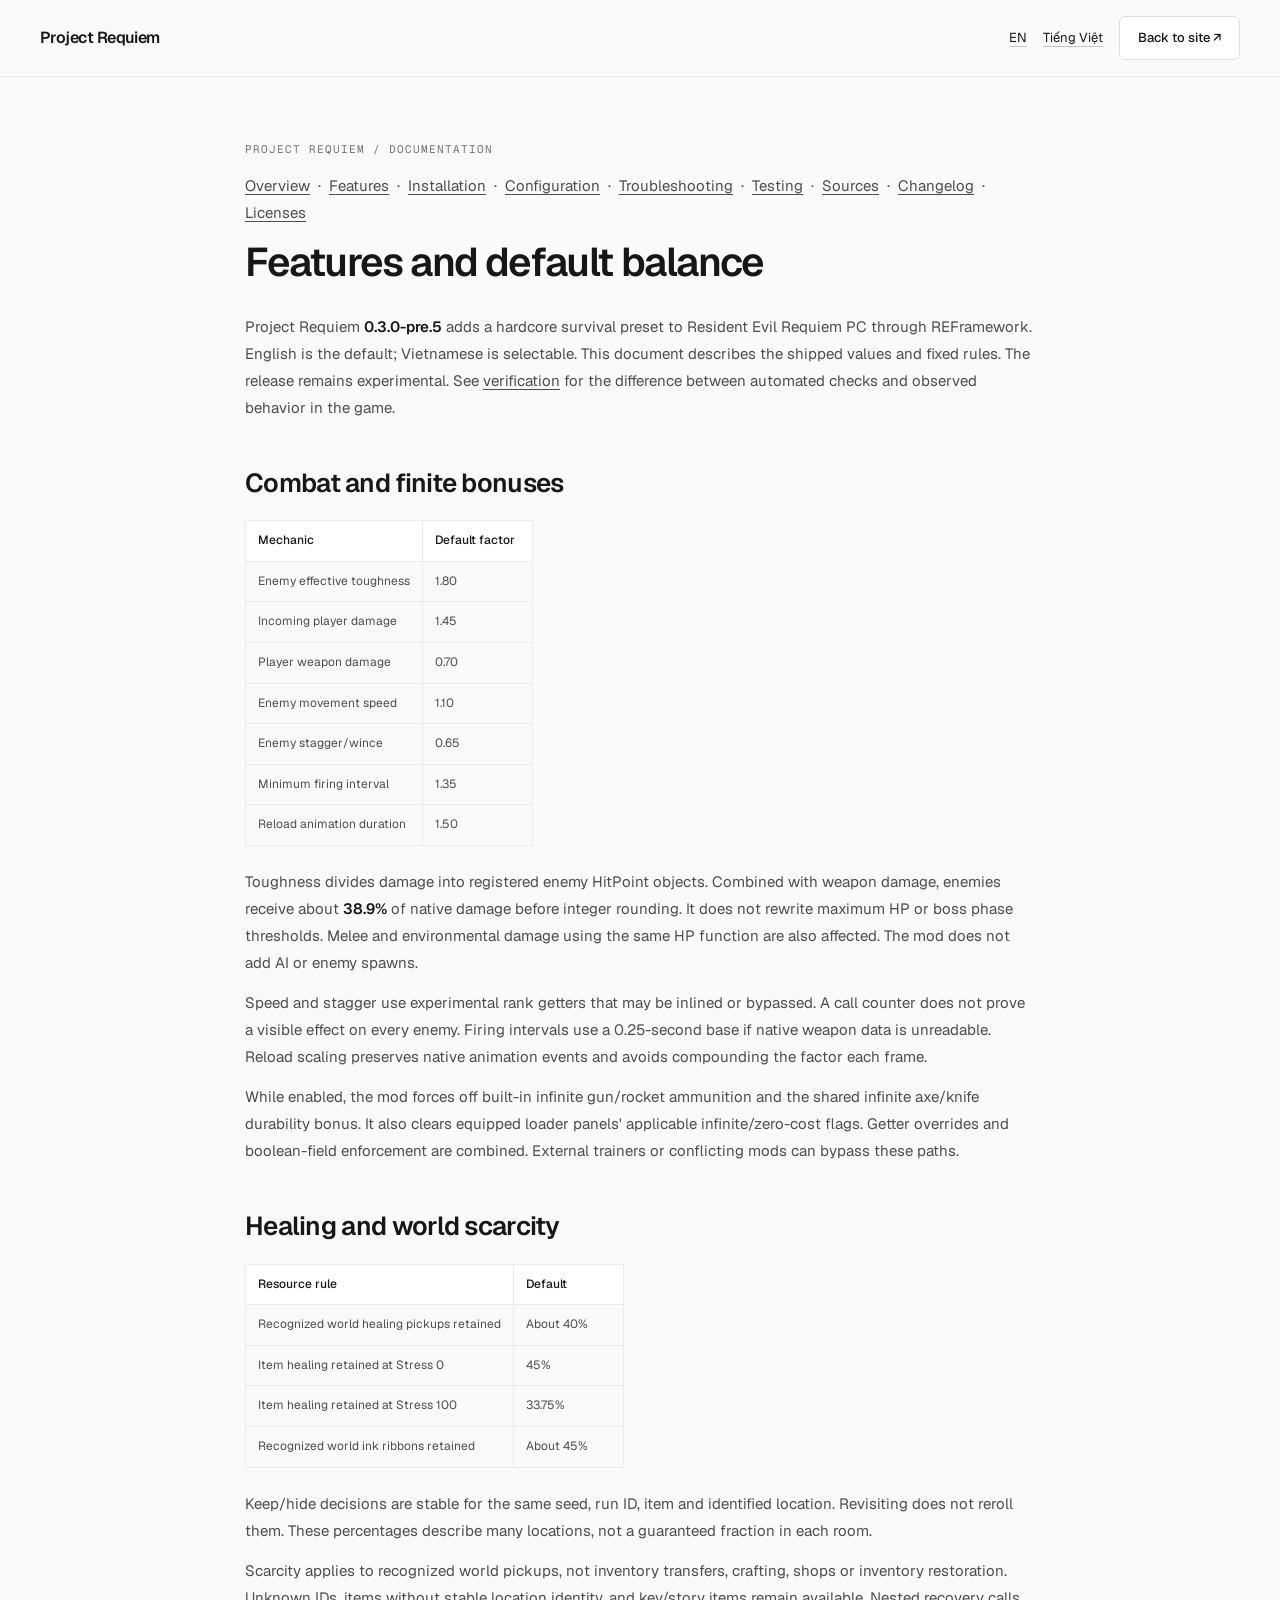
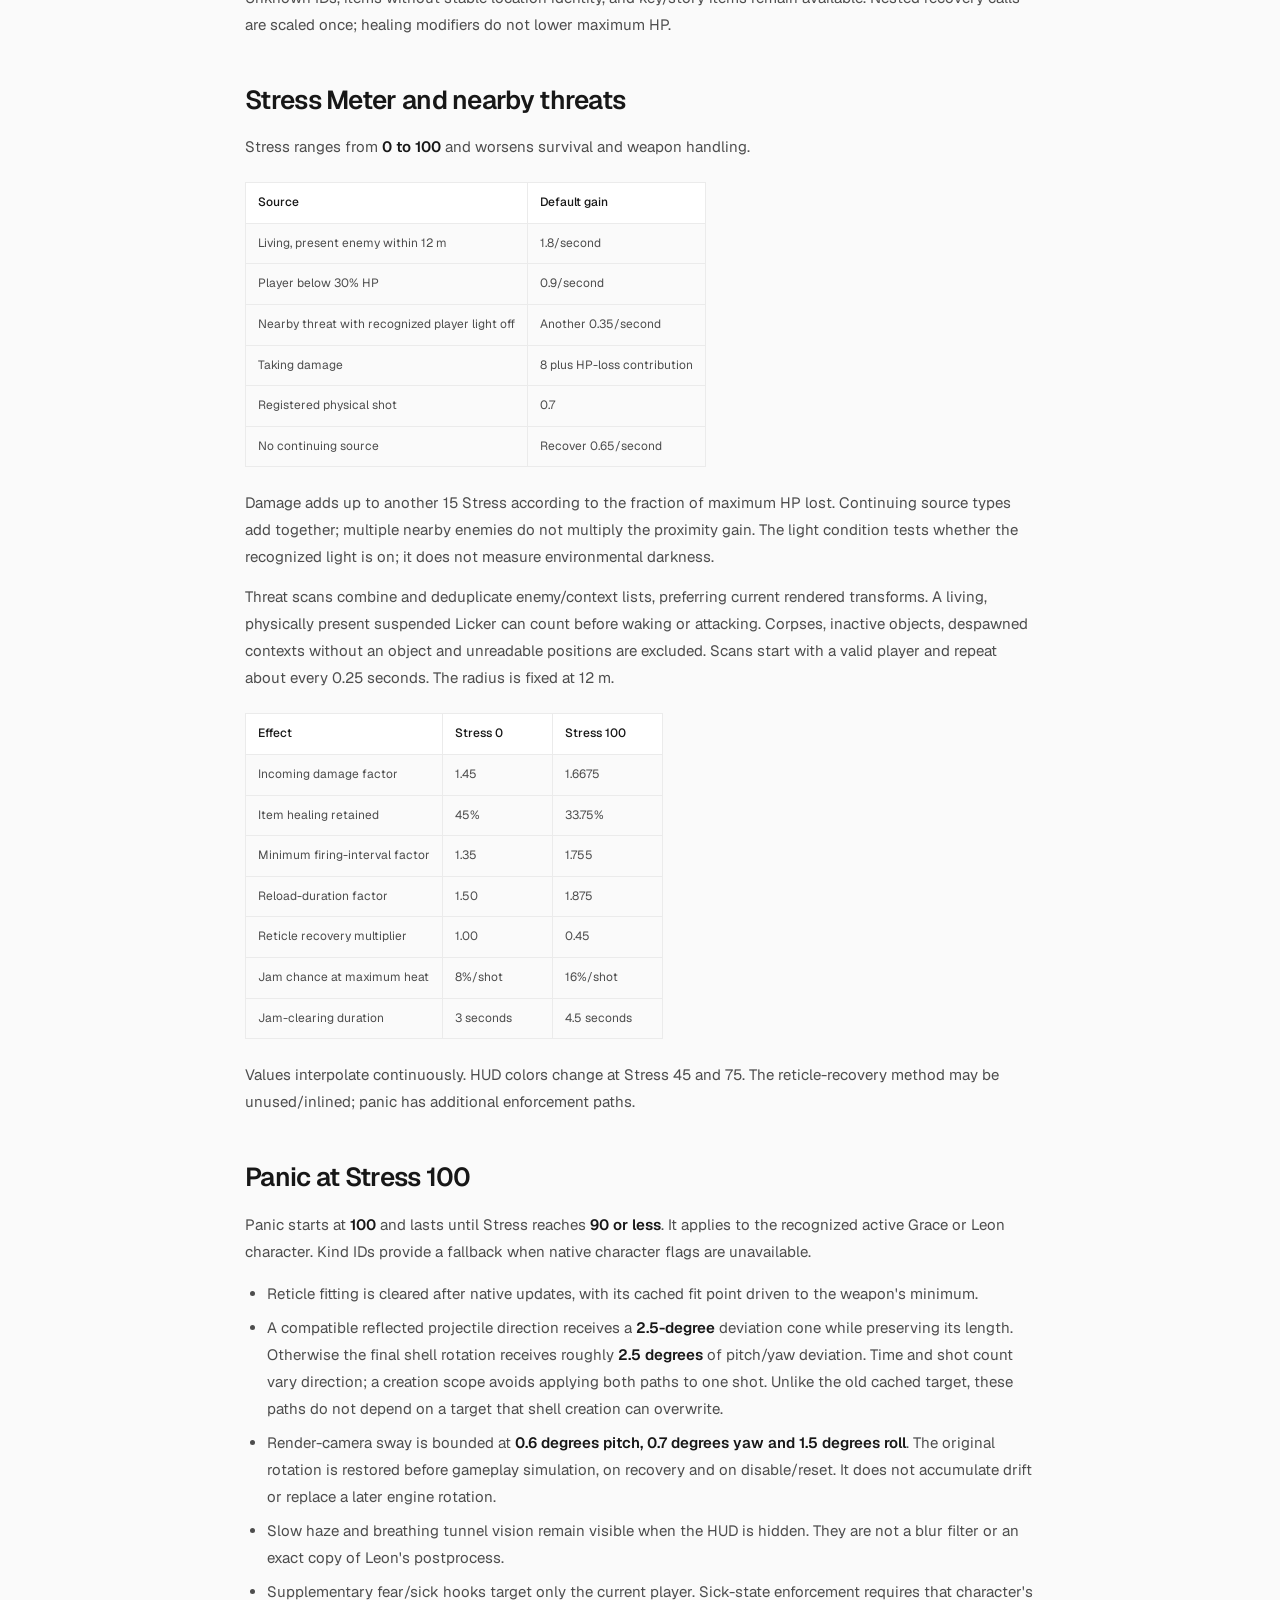
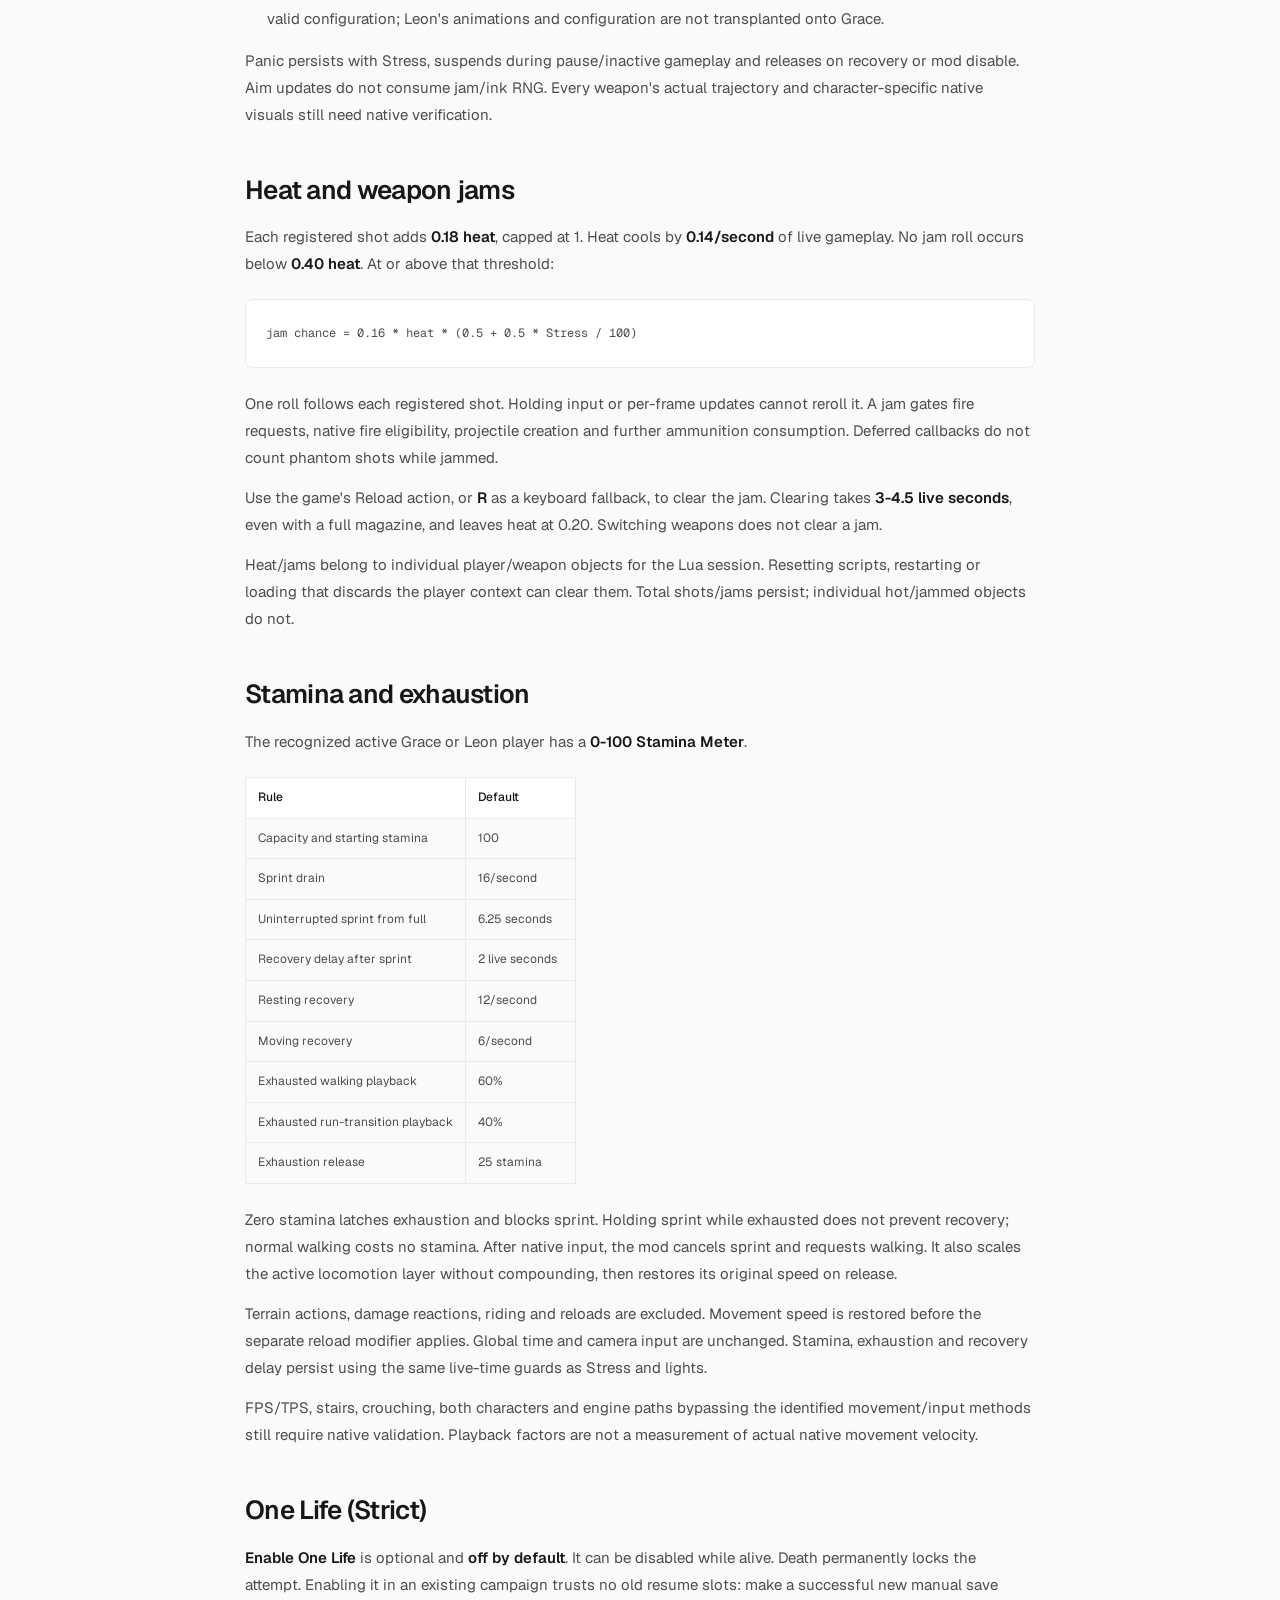
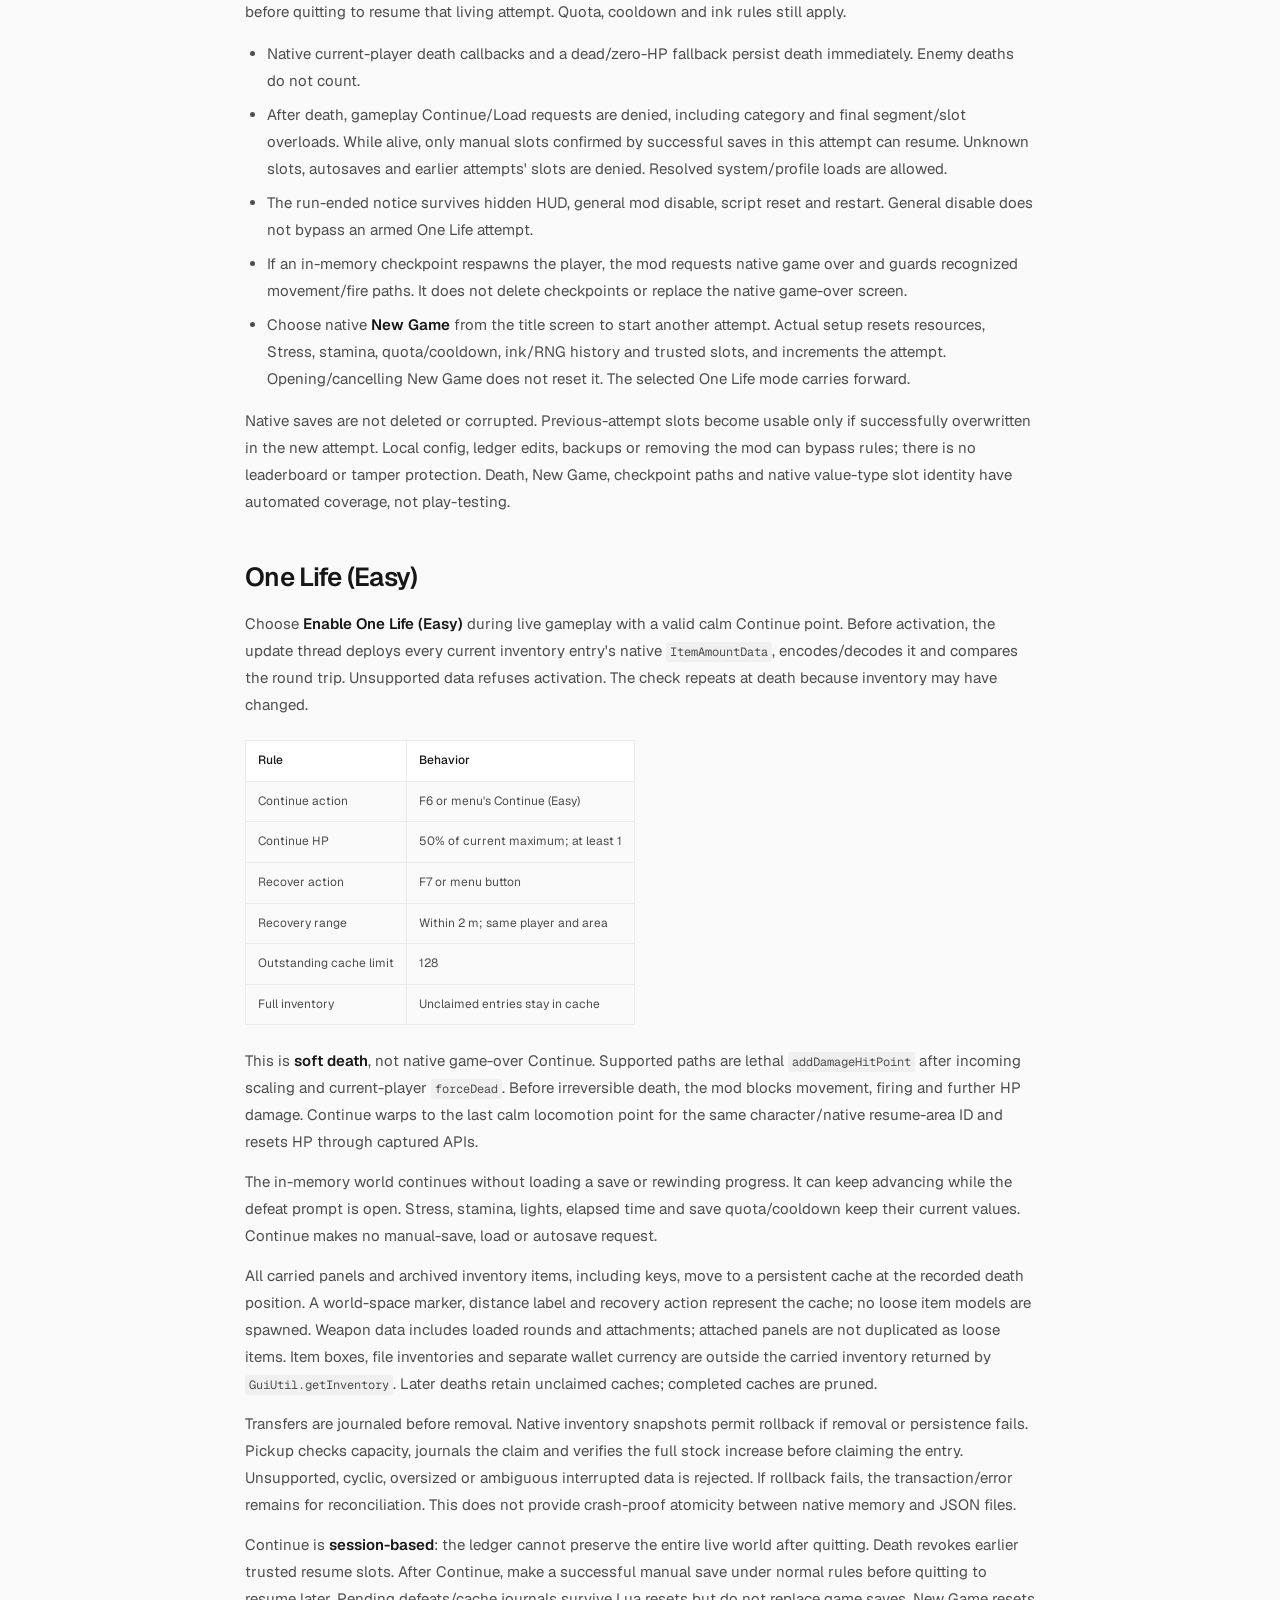
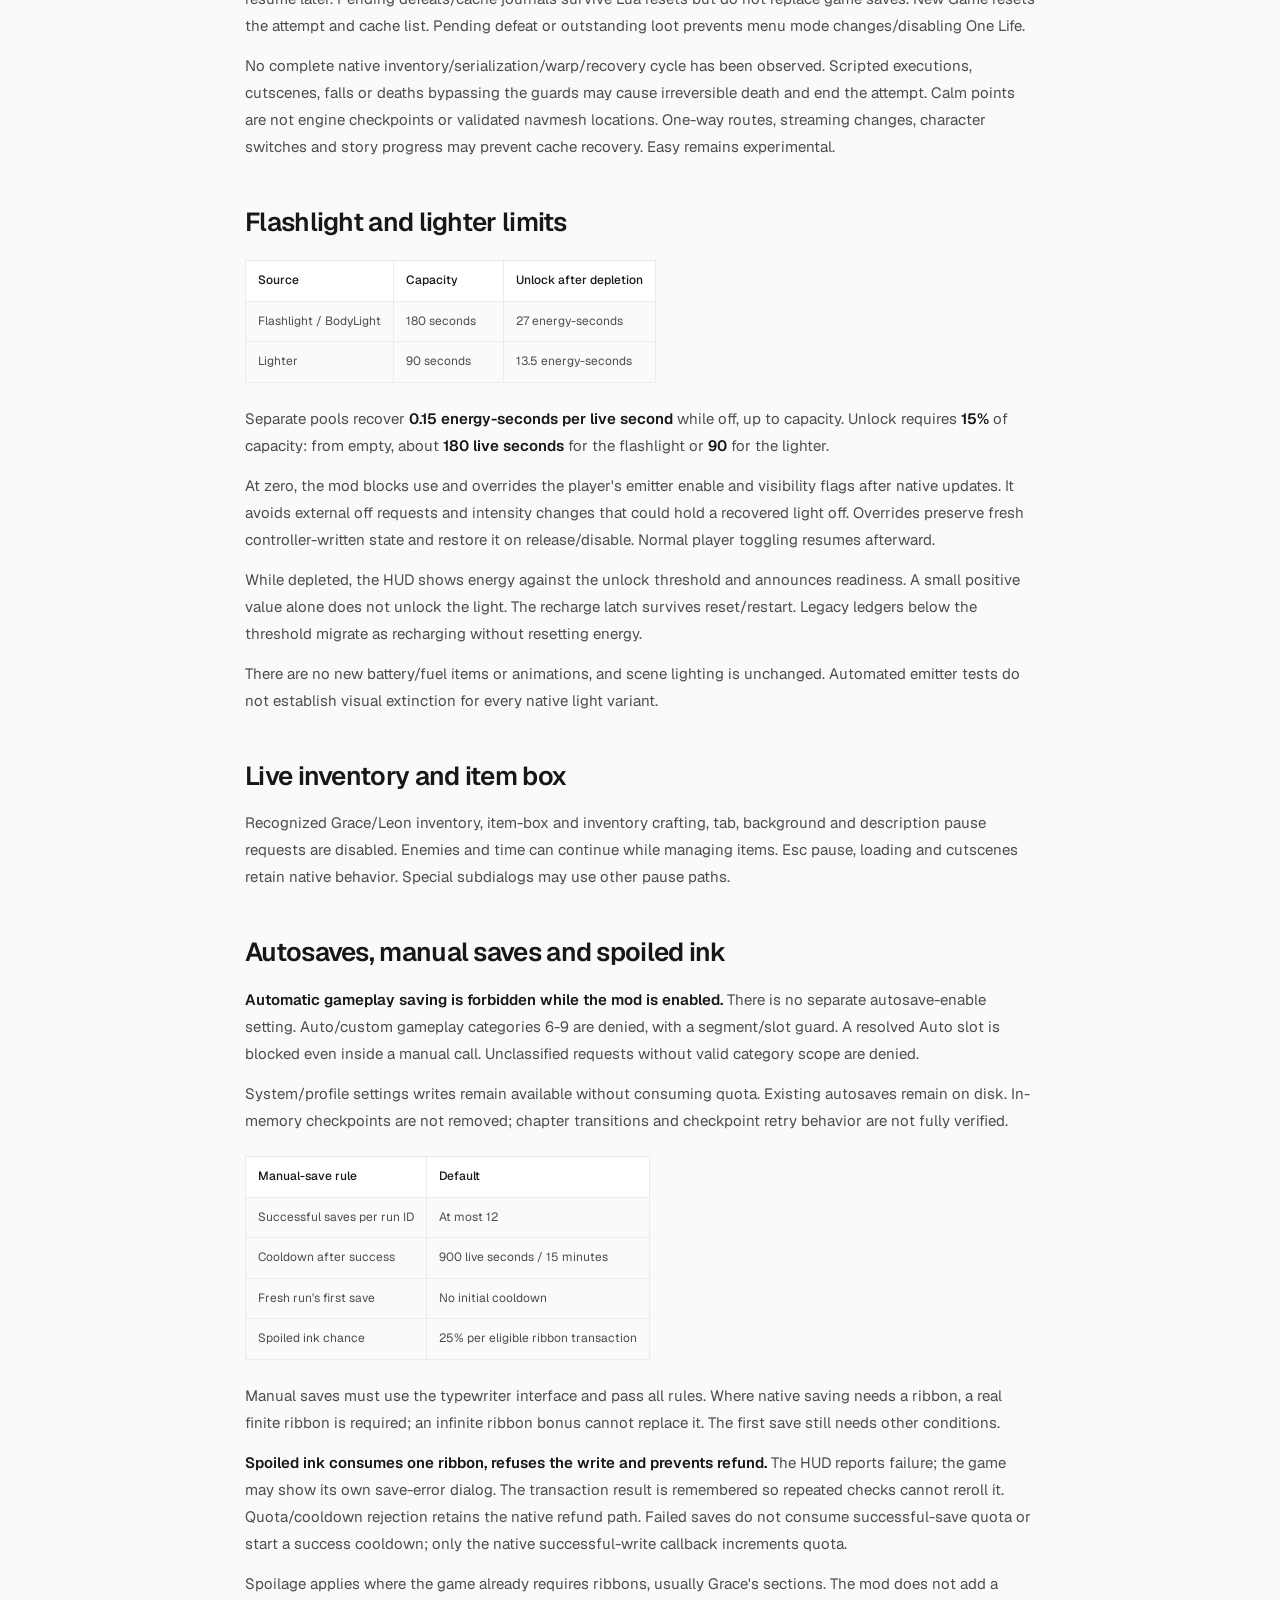
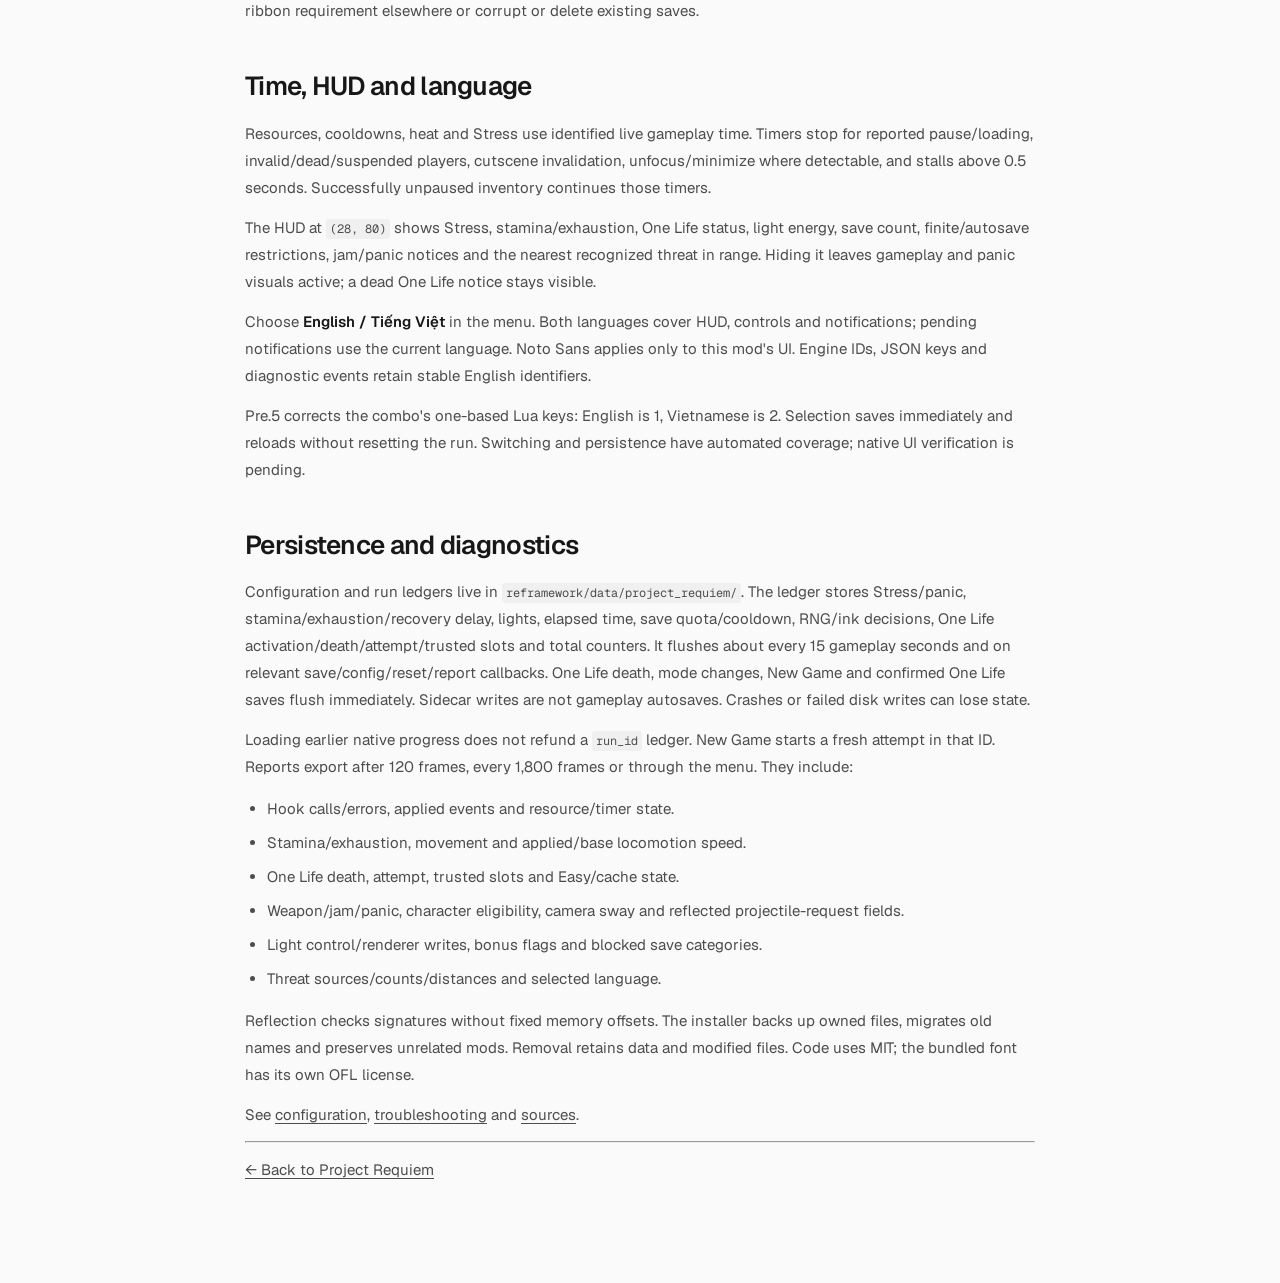
<file: docs/FEATURES.html>
<!doctype html>
<html lang="en">
<head>
  <meta charset="utf-8">
  <meta name="viewport" content="width=device-width, initial-scale=1">
  <meta name="theme-color" content="#fafafa">
  <meta name="description" content="Features and default balance — Project Requiem documentation.">
  <title>Features and default balance — Project Requiem</title>
  <link rel="icon" href="../assets/favicon.svg" type="image/svg+xml">
  <link rel="stylesheet" href="../assets/site.css">
</head>
<body>
  <a class="skip-link" href="#main">Skip to content</a>
  <header class="site-header"><div class="nav-shell">
    <a class="wordmark" href="../index.html">Project Requiem</a>
    <nav class="nav-actions" aria-label="Documentation language">
      <a class="text-link" href="README.html" lang="en" aria-current="true">EN</a>
      <a class="text-link" href="vi/README.html" lang="vi">Tiếng Việt</a>
      <a class="button secondary" href="../index.html">Back to site ↗</a>
    </nav>
  </div></header>
  <main class="documentation" id="main">
    <p class="eyebrow">PROJECT REQUIEM / DOCUMENTATION</p>
    <nav aria-label="Documentation navigation"><p><a href="README.html">Overview</a> &nbsp;·&nbsp; <a href="FEATURES.html">Features</a> &nbsp;·&nbsp; <a href="INSTALLATION.html">Installation</a> &nbsp;·&nbsp; <a href="CONFIGURATION.html">Configuration</a> &nbsp;·&nbsp; <a href="TROUBLESHOOTING.html">Troubleshooting</a> &nbsp;·&nbsp; <a href="TESTING.html">Testing</a> &nbsp;·&nbsp; <a href="SOURCES.html">Sources</a> &nbsp;·&nbsp; <a href="CHANGELOG.html">Changelog</a> &nbsp;·&nbsp; <a href="LICENSE.html">Licenses</a></p></nav>
    <article><h1 id="features-and-default-balance">Features and default balance</h1>
<p>Project Requiem <strong>0.3.0-pre.5</strong> adds a hardcore survival preset to Resident
Evil Requiem PC through REFramework. English is the default; Vietnamese is
selectable. This document describes the shipped values and fixed rules.
The release remains experimental. See <a href="TESTING.html">verification</a> for the
difference between automated checks and observed behavior in the game.</p>
<h2 id="combat-and-finite-bonuses">Combat and finite bonuses</h2>
<table>
<thead>
<tr>
<th>Mechanic</th>
<th>Default factor</th>
</tr>
</thead>
<tbody>
<tr>
<td>Enemy effective toughness</td>
<td>1.80</td>
</tr>
<tr>
<td>Incoming player damage</td>
<td>1.45</td>
</tr>
<tr>
<td>Player weapon damage</td>
<td>0.70</td>
</tr>
<tr>
<td>Enemy movement speed</td>
<td>1.10</td>
</tr>
<tr>
<td>Enemy stagger/wince</td>
<td>0.65</td>
</tr>
<tr>
<td>Minimum firing interval</td>
<td>1.35</td>
</tr>
<tr>
<td>Reload animation duration</td>
<td>1.50</td>
</tr>
</tbody>
</table>
<p>Toughness divides damage into registered enemy HitPoint objects. Combined
with weapon damage, enemies receive about <strong>38.9%</strong> of native damage before
integer rounding. It does not rewrite maximum HP or boss phase thresholds.
Melee and environmental damage using the same HP function are also affected.
The mod does not add AI or enemy spawns.</p>
<p>Speed and stagger use experimental rank getters that may be inlined or
bypassed. A call counter does not prove a visible effect on every enemy.
Firing intervals use a 0.25-second base if native weapon data is unreadable.
Reload scaling preserves native animation events and avoids compounding
the factor each frame.</p>
<p>While enabled, the mod forces off built-in infinite gun/rocket ammunition
and the shared infinite axe/knife durability bonus. It also clears equipped
loader panels' applicable infinite/zero-cost flags. Getter overrides and
boolean-field enforcement are combined. External trainers or conflicting
mods can bypass these paths.</p>
<h2 id="healing-and-world-scarcity">Healing and world scarcity</h2>
<table>
<thead>
<tr>
<th>Resource rule</th>
<th>Default</th>
</tr>
</thead>
<tbody>
<tr>
<td>Recognized world healing pickups retained</td>
<td>About 40%</td>
</tr>
<tr>
<td>Item healing retained at Stress 0</td>
<td>45%</td>
</tr>
<tr>
<td>Item healing retained at Stress 100</td>
<td>33.75%</td>
</tr>
<tr>
<td>Recognized world ink ribbons retained</td>
<td>About 45%</td>
</tr>
</tbody>
</table>
<p>Keep/hide decisions are stable for the same seed, run ID, item and identified
location. Revisiting does not reroll them. These percentages describe many
locations, not a guaranteed fraction in each room.</p>
<p>Scarcity applies to recognized world pickups, not inventory transfers,
crafting, shops or inventory restoration. Unknown IDs, items without stable
location identity, and key/story items remain available. Nested recovery
calls are scaled once; healing modifiers do not lower maximum HP.</p>
<h2 id="stress-meter-and-nearby-threats">Stress Meter and nearby threats</h2>
<p>Stress ranges from <strong>0 to 100</strong> and worsens survival and weapon handling.</p>
<table>
<thead>
<tr>
<th>Source</th>
<th>Default gain</th>
</tr>
</thead>
<tbody>
<tr>
<td>Living, present enemy within 12 m</td>
<td>1.8/second</td>
</tr>
<tr>
<td>Player below 30% HP</td>
<td>0.9/second</td>
</tr>
<tr>
<td>Nearby threat with recognized player light off</td>
<td>Another 0.35/second</td>
</tr>
<tr>
<td>Taking damage</td>
<td>8 plus HP-loss contribution</td>
</tr>
<tr>
<td>Registered physical shot</td>
<td>0.7</td>
</tr>
<tr>
<td>No continuing source</td>
<td>Recover 0.65/second</td>
</tr>
</tbody>
</table>
<p>Damage adds up to another 15 Stress according to the fraction of maximum HP
lost. Continuing source types add together; multiple nearby enemies do not
multiply the proximity gain. The light condition tests whether the
recognized light is on; it does not measure environmental darkness.</p>
<p>Threat scans combine and deduplicate enemy/context lists, preferring current
rendered transforms. A living, physically present suspended Licker can count
before waking or attacking. Corpses, inactive objects, despawned contexts
without an object and unreadable positions are excluded. Scans start with a
valid player and repeat about every 0.25 seconds. The radius is fixed at 12 m.</p>
<table>
<thead>
<tr>
<th>Effect</th>
<th>Stress 0</th>
<th>Stress 100</th>
</tr>
</thead>
<tbody>
<tr>
<td>Incoming damage factor</td>
<td>1.45</td>
<td>1.6675</td>
</tr>
<tr>
<td>Item healing retained</td>
<td>45%</td>
<td>33.75%</td>
</tr>
<tr>
<td>Minimum firing-interval factor</td>
<td>1.35</td>
<td>1.755</td>
</tr>
<tr>
<td>Reload-duration factor</td>
<td>1.50</td>
<td>1.875</td>
</tr>
<tr>
<td>Reticle recovery multiplier</td>
<td>1.00</td>
<td>0.45</td>
</tr>
<tr>
<td>Jam chance at maximum heat</td>
<td>8%/shot</td>
<td>16%/shot</td>
</tr>
<tr>
<td>Jam-clearing duration</td>
<td>3 seconds</td>
<td>4.5 seconds</td>
</tr>
</tbody>
</table>
<p>Values interpolate continuously. HUD colors change at Stress 45 and 75.
The reticle-recovery method may be unused/inlined; panic has additional
enforcement paths.</p>
<h2 id="panic-at-stress-100">Panic at Stress 100</h2>
<p>Panic starts at <strong>100</strong> and lasts until Stress reaches <strong>90 or less</strong>. It
applies to the recognized active Grace or Leon character. Kind IDs provide
a fallback when native character flags are unavailable.</p>
<ul>
<li>Reticle fitting is cleared after native updates, with its cached fit point
driven to the weapon's minimum.</li>
<li>A compatible reflected projectile direction receives a <strong>2.5-degree</strong>
deviation cone while preserving its length. Otherwise the final shell
rotation receives roughly <strong>2.5 degrees</strong> of pitch/yaw deviation. Time and
shot count vary direction; a creation scope avoids applying both paths to
one shot. Unlike the old cached target, these paths do not depend on a
target that shell creation can overwrite.</li>
<li>Render-camera sway is bounded at <strong>0.6 degrees pitch, 0.7 degrees yaw and
1.5 degrees roll</strong>. The original rotation is restored before gameplay
simulation, on recovery and on disable/reset. It does not accumulate drift
or replace a later engine rotation.</li>
<li>Slow haze and breathing tunnel vision remain visible when the HUD is
hidden. They are not a blur filter or an exact copy of Leon's postprocess.</li>
<li>Supplementary fear/sick hooks target only the current player. Sick-state
enforcement requires that character's valid configuration; Leon's
animations and configuration are not transplanted onto Grace.</li>
</ul>
<p>Panic persists with Stress, suspends during pause/inactive gameplay and
releases on recovery or mod disable. Aim updates do not consume jam/ink RNG.
Every weapon's actual trajectory and character-specific native visuals
still need native verification.</p>
<h2 id="heat-and-weapon-jams">Heat and weapon jams</h2>
<p>Each registered shot adds <strong>0.18 heat</strong>, capped at 1. Heat cools by
<strong>0.14/second</strong> of live gameplay. No jam roll occurs below <strong>0.40 heat</strong>.
At or above that threshold:</p>
<pre><code class="language-text">jam chance = 0.16 * heat * (0.5 + 0.5 * Stress / 100)
</code></pre>
<p>One roll follows each registered shot. Holding input or per-frame updates
cannot reroll it. A jam gates fire requests, native fire eligibility,
projectile creation and further ammunition consumption. Deferred callbacks
do not count phantom shots while jammed.</p>
<p>Use the game's Reload action, or <strong>R</strong> as a keyboard fallback, to clear the
jam. Clearing takes <strong>3-4.5 live seconds</strong>, even with a full magazine, and
leaves heat at 0.20. Switching weapons does not clear a jam.</p>
<p>Heat/jams belong to individual player/weapon objects for the Lua session.
Resetting scripts, restarting or loading that discards the player context
can clear them. Total shots/jams persist; individual hot/jammed objects do
not.</p>
<h2 id="stamina-and-exhaustion">Stamina and exhaustion</h2>
<p>The recognized active Grace or Leon player has a <strong>0-100 Stamina Meter</strong>.</p>
<table>
<thead>
<tr>
<th>Rule</th>
<th>Default</th>
</tr>
</thead>
<tbody>
<tr>
<td>Capacity and starting stamina</td>
<td>100</td>
</tr>
<tr>
<td>Sprint drain</td>
<td>16/second</td>
</tr>
<tr>
<td>Uninterrupted sprint from full</td>
<td>6.25 seconds</td>
</tr>
<tr>
<td>Recovery delay after sprint</td>
<td>2 live seconds</td>
</tr>
<tr>
<td>Resting recovery</td>
<td>12/second</td>
</tr>
<tr>
<td>Moving recovery</td>
<td>6/second</td>
</tr>
<tr>
<td>Exhausted walking playback</td>
<td>60%</td>
</tr>
<tr>
<td>Exhausted run-transition playback</td>
<td>40%</td>
</tr>
<tr>
<td>Exhaustion release</td>
<td>25 stamina</td>
</tr>
</tbody>
</table>
<p>Zero stamina latches exhaustion and blocks sprint. Holding sprint while
exhausted does not prevent recovery; normal walking costs no stamina.
After native input, the mod cancels sprint and requests walking. It also
scales the active locomotion layer without compounding, then restores its
original speed on release.</p>
<p>Terrain actions, damage reactions, riding and reloads are excluded. Movement
speed is restored before the separate reload modifier applies. Global time
and camera input are unchanged. Stamina, exhaustion and recovery delay
persist using the same live-time guards as Stress and lights.</p>
<p>FPS/TPS, stairs, crouching, both characters and engine paths bypassing the
identified movement/input methods still require native validation. Playback
factors are not a measurement of actual native movement velocity.</p>
<h2 id="one-life-strict">One Life (Strict)</h2>
<p><strong>Enable One Life</strong> is optional and <strong>off by default</strong>. It can be disabled
while alive. Death permanently locks the attempt. Enabling it in an existing
campaign trusts no old resume slots: make a successful new manual save
before quitting to resume that living attempt. Quota, cooldown and ink rules
still apply.</p>
<ul>
<li>Native current-player death callbacks and a dead/zero-HP fallback persist
death immediately. Enemy deaths do not count.</li>
<li>After death, gameplay Continue/Load requests are denied, including category
and final segment/slot overloads. While alive, only manual slots confirmed
by successful saves in this attempt can resume. Unknown slots, autosaves
and earlier attempts' slots are denied. Resolved system/profile loads are
allowed.</li>
<li>The run-ended notice survives hidden HUD, general mod disable, script reset
and restart. General disable does not bypass an armed One Life attempt.</li>
<li>If an in-memory checkpoint respawns the player, the mod requests native
game over and guards recognized movement/fire paths. It does not delete
checkpoints or replace the native game-over screen.</li>
<li>Choose native <strong>New Game</strong> from the title screen to start another attempt.
Actual setup resets resources, Stress, stamina, quota/cooldown, ink/RNG
history and trusted slots, and increments the attempt. Opening/cancelling
New Game does not reset it. The selected One Life mode carries forward.</li>
</ul>
<p>Native saves are not deleted or corrupted. Previous-attempt slots become
usable only if successfully overwritten in the new attempt. Local config,
ledger edits, backups or removing the mod can bypass rules; there is no
leaderboard or tamper protection. Death, New Game, checkpoint paths and
native value-type slot identity have automated coverage, not play-testing.</p>
<h2 id="one-life-easy">One Life (Easy)</h2>
<p>Choose <strong>Enable One Life (Easy)</strong> during live gameplay with a valid calm
Continue point. Before activation, the update thread deploys every current
inventory entry's native <code>ItemAmountData</code>, encodes/decodes it and compares
the round trip. Unsupported data refuses activation. The check repeats at
death because inventory may have changed.</p>
<table>
<thead>
<tr>
<th>Rule</th>
<th>Behavior</th>
</tr>
</thead>
<tbody>
<tr>
<td>Continue action</td>
<td>F6 or menu's Continue (Easy)</td>
</tr>
<tr>
<td>Continue HP</td>
<td>50% of current maximum; at least 1</td>
</tr>
<tr>
<td>Recover action</td>
<td>F7 or menu button</td>
</tr>
<tr>
<td>Recovery range</td>
<td>Within 2 m; same player and area</td>
</tr>
<tr>
<td>Outstanding cache limit</td>
<td>128</td>
</tr>
<tr>
<td>Full inventory</td>
<td>Unclaimed entries stay in cache</td>
</tr>
</tbody>
</table>
<p>This is <strong>soft death</strong>, not native game-over Continue. Supported paths are
lethal <code>addDamageHitPoint</code> after incoming scaling and current-player
<code>forceDead</code>. Before irreversible death, the mod blocks movement, firing and
further HP damage. Continue warps to the last calm locomotion point for the
same character/native resume-area ID and resets HP through captured APIs.</p>
<p>The in-memory world continues without loading a save or rewinding progress.
It can keep advancing while the defeat prompt is open. Stress, stamina,
lights, elapsed time and save quota/cooldown keep their current values.
Continue makes no manual-save, load or autosave request.</p>
<p>All carried panels and archived inventory items, including keys, move to a
persistent cache at the recorded death position. A world-space marker,
distance label and recovery action represent the cache; no loose item
models are spawned. Weapon data includes loaded rounds and attachments;
attached panels are not duplicated as loose items. Item boxes, file
inventories and separate wallet currency are outside the carried inventory
returned by <code>GuiUtil.getInventory</code>. Later deaths retain unclaimed caches;
completed caches are pruned.</p>
<p>Transfers are journaled before removal. Native inventory snapshots permit
rollback if removal or persistence fails. Pickup checks capacity, journals
the claim and verifies the full stock increase before claiming the entry.
Unsupported, cyclic, oversized or ambiguous interrupted data is rejected.
If rollback fails, the transaction/error remains for reconciliation. This
does not provide crash-proof atomicity between native memory and JSON files.</p>
<p>Continue is <strong>session-based</strong>: the ledger cannot preserve the entire live
world after quitting. Death revokes earlier trusted resume slots. After
Continue, make a successful manual save under normal rules before quitting
to resume later. Pending defeats/cache journals survive Lua resets but do
not replace game saves. New Game resets the attempt and cache list. Pending
defeat or outstanding loot prevents menu mode changes/disabling One Life.</p>
<p>No complete native inventory/serialization/warp/recovery cycle has been
observed. Scripted executions, cutscenes, falls or deaths bypassing the
guards may cause irreversible death and end the attempt. Calm points are
not engine checkpoints or validated navmesh locations. One-way routes,
streaming changes, character switches and story progress may prevent cache
recovery. Easy remains experimental.</p>
<h2 id="flashlight-and-lighter-limits">Flashlight and lighter limits</h2>
<table>
<thead>
<tr>
<th>Source</th>
<th>Capacity</th>
<th>Unlock after depletion</th>
</tr>
</thead>
<tbody>
<tr>
<td>Flashlight / BodyLight</td>
<td>180 seconds</td>
<td>27 energy-seconds</td>
</tr>
<tr>
<td>Lighter</td>
<td>90 seconds</td>
<td>13.5 energy-seconds</td>
</tr>
</tbody>
</table>
<p>Separate pools recover <strong>0.15 energy-seconds per live second</strong> while off,
up to capacity. Unlock requires <strong>15%</strong> of capacity: from empty, about
<strong>180 live seconds</strong> for the flashlight or <strong>90</strong> for the lighter.</p>
<p>At zero, the mod blocks use and overrides the player's emitter enable and
visibility flags after native updates. It avoids external off requests and
intensity changes that could hold a recovered light off. Overrides preserve
fresh controller-written state and restore it on release/disable. Normal
player toggling resumes afterward.</p>
<p>While depleted, the HUD shows energy against the unlock threshold and
announces readiness. A small positive value alone does not unlock the light.
The recharge latch survives reset/restart. Legacy ledgers below the threshold
migrate as recharging without resetting energy.</p>
<p>There are no new battery/fuel items or animations, and scene lighting is
unchanged. Automated emitter tests do not establish visual extinction for
every native light variant.</p>
<h2 id="live-inventory-and-item-box">Live inventory and item box</h2>
<p>Recognized Grace/Leon inventory, item-box and inventory crafting, tab,
background and description pause requests are disabled. Enemies and time
can continue while managing items. Esc pause, loading and cutscenes retain
native behavior. Special subdialogs may use other pause paths.</p>
<h2 id="autosaves-manual-saves-and-spoiled-ink">Autosaves, manual saves and spoiled ink</h2>
<p><strong>Automatic gameplay saving is forbidden while the mod is enabled.</strong> There
is no separate autosave-enable setting. Auto/custom gameplay categories
6-9 are denied, with a segment/slot guard. A resolved Auto slot is blocked
even inside a manual call. Unclassified requests without valid category
scope are denied.</p>
<p>System/profile settings writes remain available without consuming quota.
Existing autosaves remain on disk. In-memory checkpoints are not removed;
chapter transitions and checkpoint retry behavior are not fully verified.</p>
<table>
<thead>
<tr>
<th>Manual-save rule</th>
<th>Default</th>
</tr>
</thead>
<tbody>
<tr>
<td>Successful saves per run ID</td>
<td>At most 12</td>
</tr>
<tr>
<td>Cooldown after success</td>
<td>900 live seconds / 15 minutes</td>
</tr>
<tr>
<td>Fresh run's first save</td>
<td>No initial cooldown</td>
</tr>
<tr>
<td>Spoiled ink chance</td>
<td>25% per eligible ribbon transaction</td>
</tr>
</tbody>
</table>
<p>Manual saves must use the typewriter interface and pass all rules. Where
native saving needs a ribbon, a real finite ribbon is required; an infinite
ribbon bonus cannot replace it. The first save still needs other conditions.</p>
<p><strong>Spoiled ink consumes one ribbon, refuses the write and prevents refund.</strong>
The HUD reports failure; the game may show its own save-error dialog. The
transaction result is remembered so repeated checks cannot reroll it.
Quota/cooldown rejection retains the native refund path. Failed saves do
not consume successful-save quota or start a success cooldown; only the
native successful-write callback increments quota.</p>
<p>Spoilage applies where the game already requires ribbons, usually Grace's
sections. The mod does not add a ribbon requirement elsewhere or corrupt
or delete existing saves.</p>
<h2 id="time-hud-and-language">Time, HUD and language</h2>
<p>Resources, cooldowns, heat and Stress use identified live gameplay time.
Timers stop for reported pause/loading, invalid/dead/suspended players,
cutscene invalidation, unfocus/minimize where detectable, and stalls above
0.5 seconds. Successfully unpaused inventory continues those timers.</p>
<p>The HUD at <code>(28, 80)</code> shows Stress, stamina/exhaustion, One Life status,
light energy, save count, finite/autosave restrictions, jam/panic notices and
the nearest recognized threat in range. Hiding it leaves gameplay and panic
visuals active; a dead One Life notice stays visible.</p>
<p>Choose <strong>English / Tiếng Việt</strong> in the menu. Both languages cover HUD,
controls and notifications; pending notifications use the current language.
Noto Sans applies only to this mod's UI. Engine IDs, JSON keys and diagnostic
events retain stable English identifiers.</p>
<p>Pre.5 corrects the combo's one-based Lua keys: English is 1, Vietnamese is 2.
Selection saves immediately and reloads without resetting the run. Switching
and persistence have automated coverage; native UI verification is pending.</p>
<h2 id="persistence-and-diagnostics">Persistence and diagnostics</h2>
<p>Configuration and run ledgers live in <code>reframework/data/project_requiem/</code>.
The ledger stores Stress/panic, stamina/exhaustion/recovery delay, lights,
elapsed time, save quota/cooldown, RNG/ink decisions, One Life
activation/death/attempt/trusted slots and total counters. It flushes about
every 15 gameplay seconds and on relevant save/config/reset/report
callbacks. One Life death, mode changes, New Game and confirmed One Life
saves flush immediately. Sidecar writes are not gameplay autosaves. Crashes
or failed disk writes can lose state.</p>
<p>Loading earlier native progress does not refund a <code>run_id</code> ledger. New Game
starts a fresh attempt in that ID. Reports export after 120 frames, every
1,800 frames or through the menu. They include:</p>
<ul>
<li>Hook calls/errors, applied events and resource/timer state.</li>
<li>Stamina/exhaustion, movement and applied/base locomotion speed.</li>
<li>One Life death, attempt, trusted slots and Easy/cache state.</li>
<li>Weapon/jam/panic, character eligibility, camera sway and reflected
projectile-request fields.</li>
<li>Light control/renderer writes, bonus flags and blocked save categories.</li>
<li>Threat sources/counts/distances and selected language.</li>
</ul>
<p>Reflection checks signatures without fixed memory offsets. The installer
backs up owned files, migrates old names and preserves unrelated mods.
Removal retains data and modified files. Code uses MIT; the bundled font
has its own OFL license.</p>
<p>See <a href="CONFIGURATION.html">configuration</a>, <a href="TROUBLESHOOTING.html">troubleshooting</a>
and <a href="SOURCES.html">sources</a>.</p>
</article>
    <hr>
    <p><a href="../index.html">← Back to Project Requiem</a></p>
  </main>
</body>
</html>
</file>
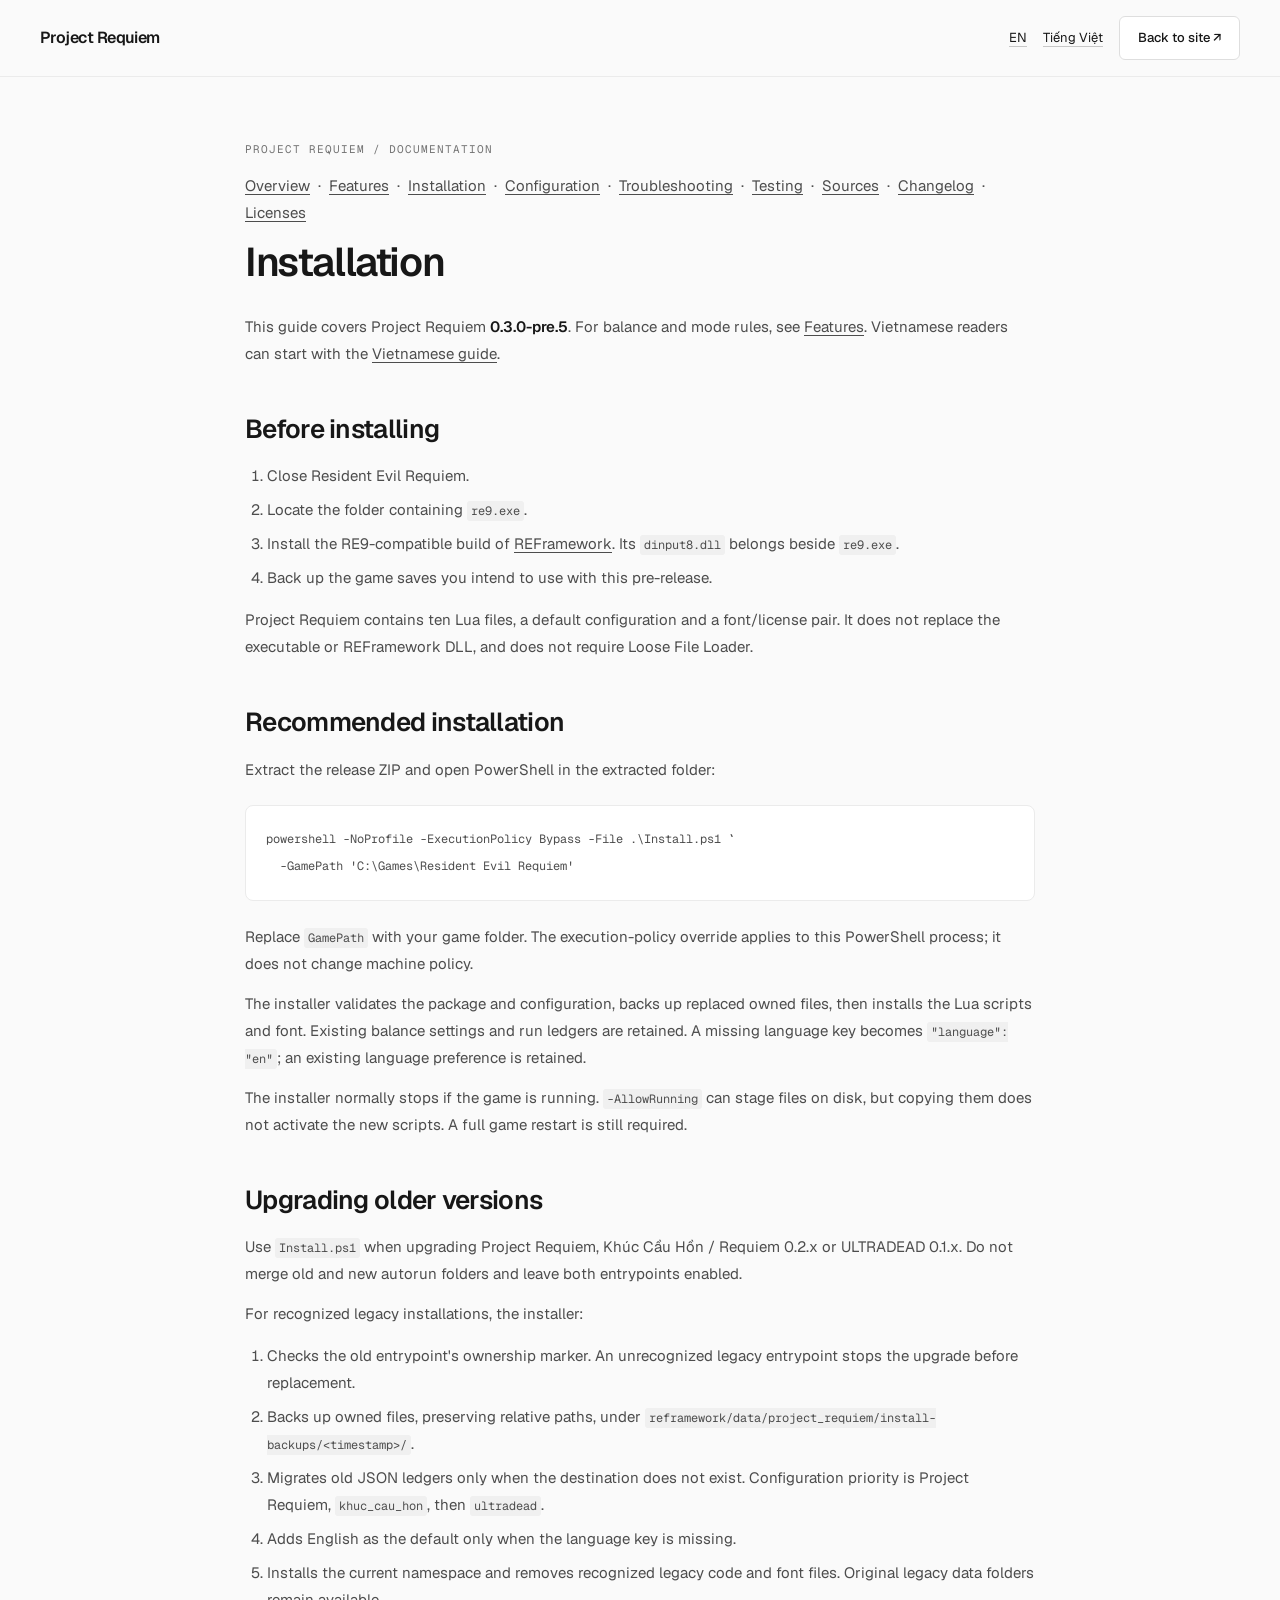
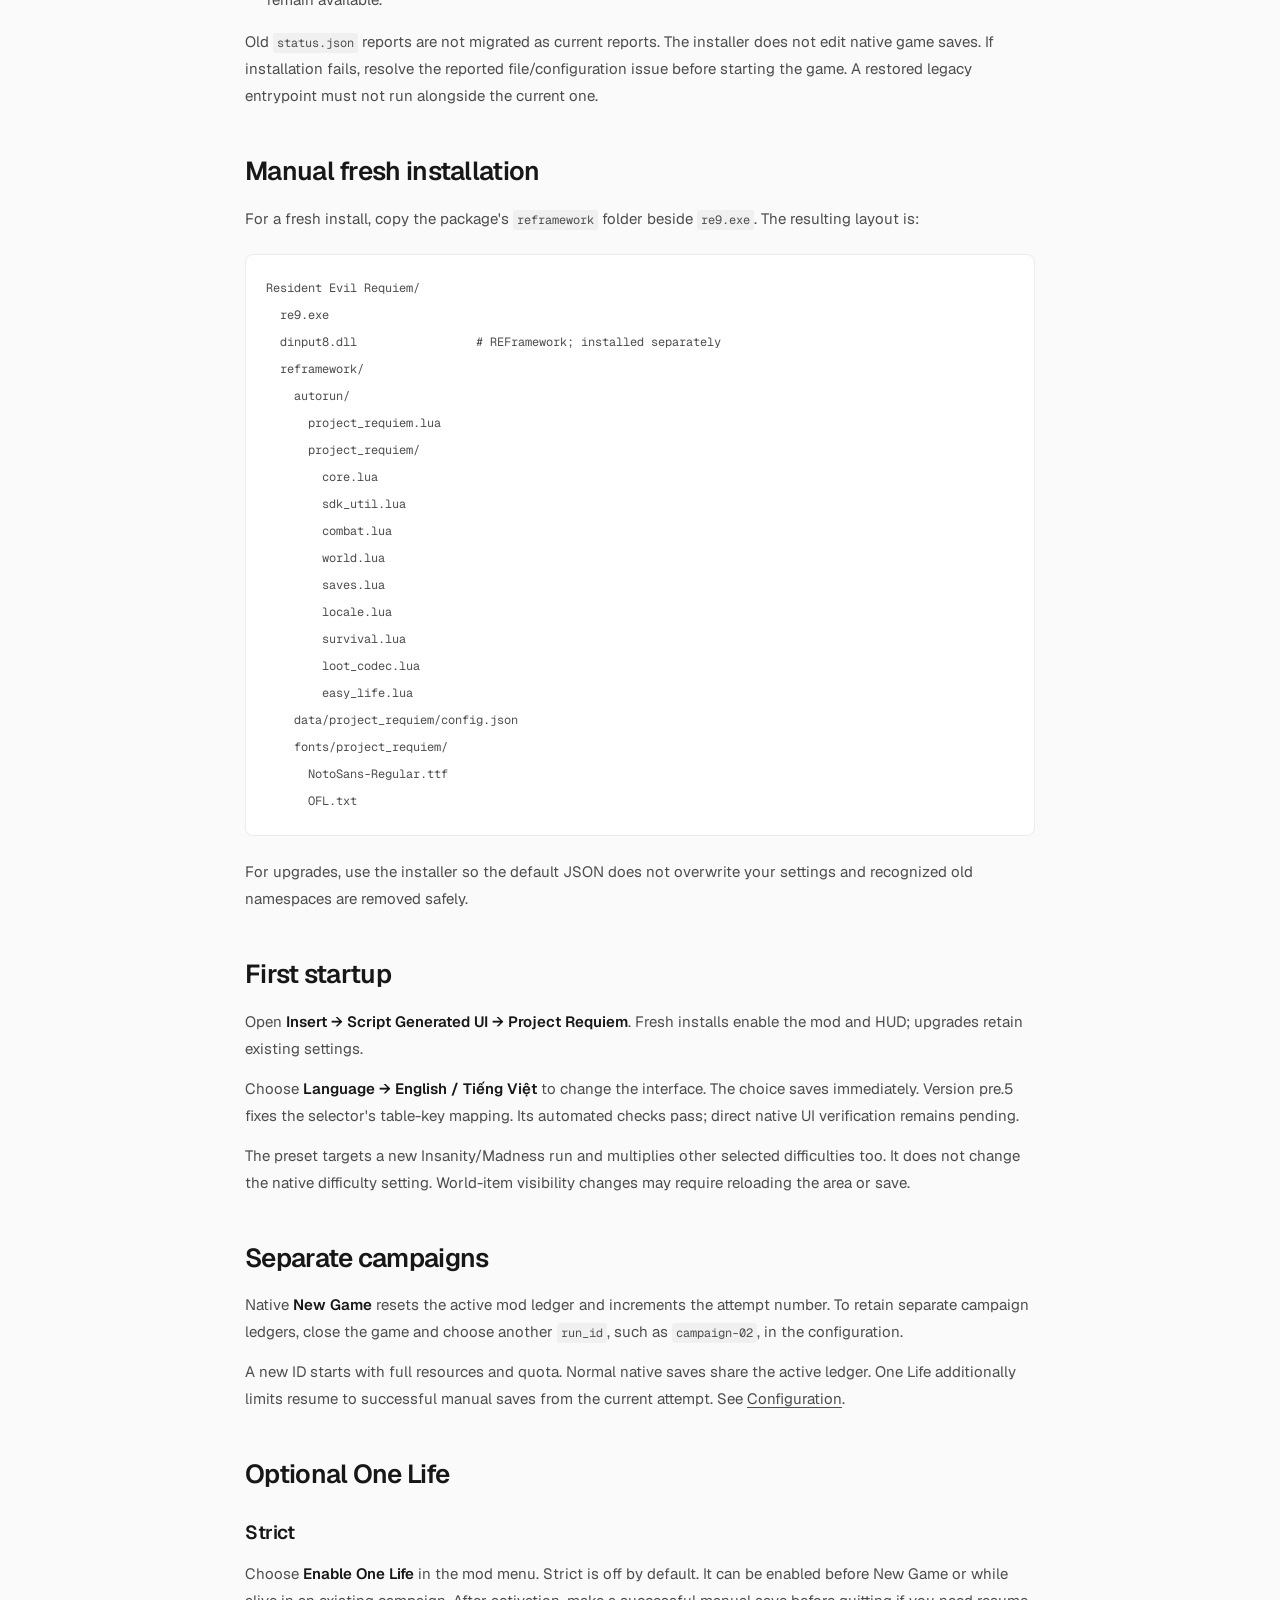
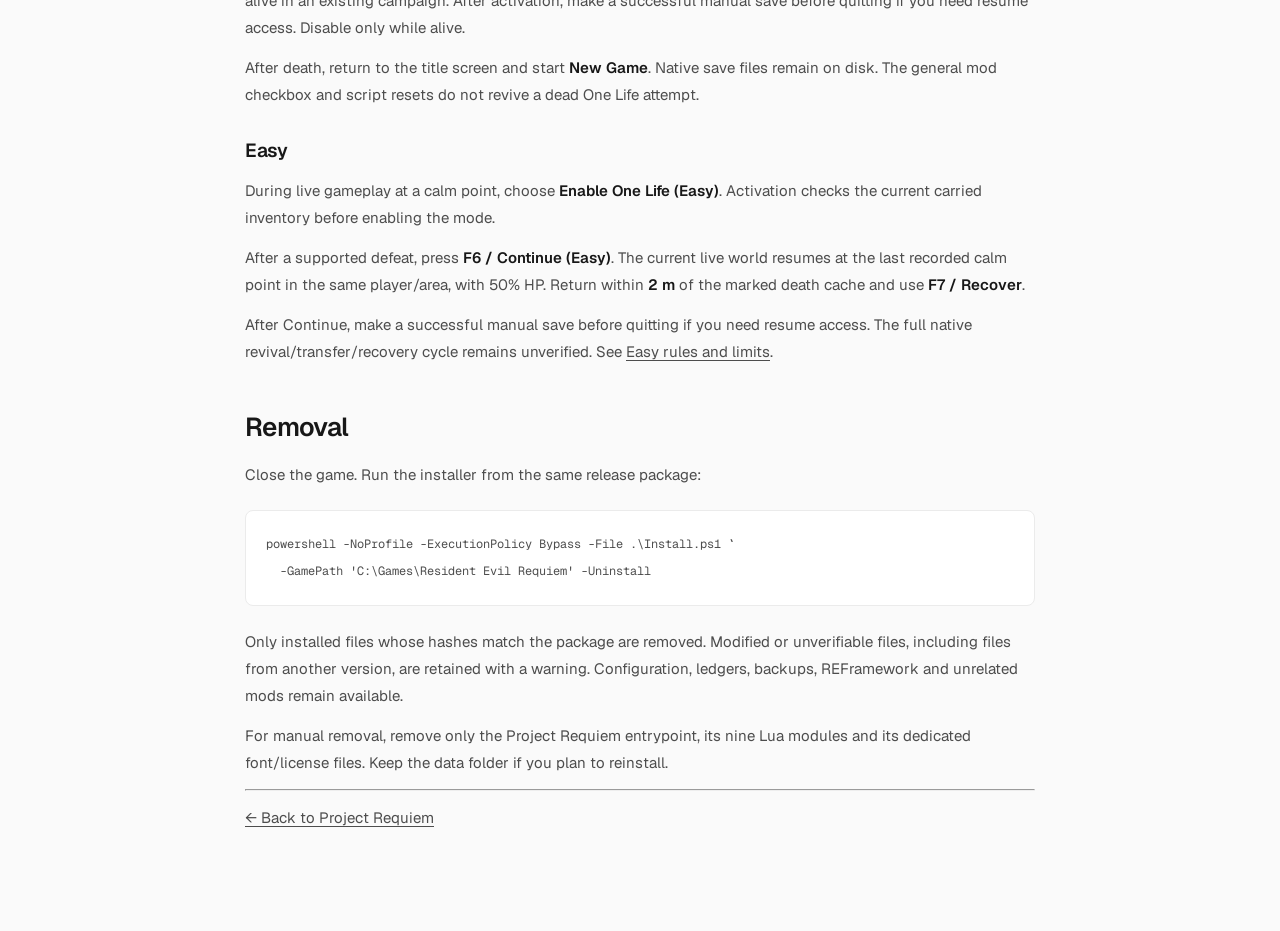
<file: docs/INSTALLATION.html>
<!doctype html>
<html lang="en">
<head>
  <meta charset="utf-8">
  <meta name="viewport" content="width=device-width, initial-scale=1">
  <meta name="theme-color" content="#fafafa">
  <meta name="description" content="Installation — Project Requiem documentation.">
  <title>Installation — Project Requiem</title>
  <link rel="icon" href="../assets/favicon.svg" type="image/svg+xml">
  <link rel="stylesheet" href="../assets/site.css">
</head>
<body>
  <a class="skip-link" href="#main">Skip to content</a>
  <header class="site-header"><div class="nav-shell">
    <a class="wordmark" href="../index.html">Project Requiem</a>
    <nav class="nav-actions" aria-label="Documentation language">
      <a class="text-link" href="README.html" lang="en" aria-current="true">EN</a>
      <a class="text-link" href="vi/README.html" lang="vi">Tiếng Việt</a>
      <a class="button secondary" href="../index.html">Back to site ↗</a>
    </nav>
  </div></header>
  <main class="documentation" id="main">
    <p class="eyebrow">PROJECT REQUIEM / DOCUMENTATION</p>
    <nav aria-label="Documentation navigation"><p><a href="README.html">Overview</a> &nbsp;·&nbsp; <a href="FEATURES.html">Features</a> &nbsp;·&nbsp; <a href="INSTALLATION.html">Installation</a> &nbsp;·&nbsp; <a href="CONFIGURATION.html">Configuration</a> &nbsp;·&nbsp; <a href="TROUBLESHOOTING.html">Troubleshooting</a> &nbsp;·&nbsp; <a href="TESTING.html">Testing</a> &nbsp;·&nbsp; <a href="SOURCES.html">Sources</a> &nbsp;·&nbsp; <a href="CHANGELOG.html">Changelog</a> &nbsp;·&nbsp; <a href="LICENSE.html">Licenses</a></p></nav>
    <article><h1 id="installation">Installation</h1>
<p>This guide covers Project Requiem <strong>0.3.0-pre.5</strong>. For balance and mode
rules, see <a href="FEATURES.html">Features</a>. Vietnamese readers can start with the
<a href="vi/README.html">Vietnamese guide</a>.</p>
<h2 id="before-installing">Before installing</h2>
<ol>
<li>Close Resident Evil Requiem.</li>
<li>Locate the folder containing <code>re9.exe</code>.</li>
<li>Install the RE9-compatible build of <a href="https://github.com/praydog/REFramework-nightly/releases" rel="noopener noreferrer">REFramework</a>. Its
<code>dinput8.dll</code> belongs beside <code>re9.exe</code>.</li>
<li>Back up the game saves you intend to use with this pre-release.</li>
</ol>
<p>Project Requiem contains ten Lua files, a default configuration and a
font/license pair. It does not replace the executable or REFramework DLL,
and does not require Loose File Loader.</p>
<h2 id="recommended-installation">Recommended installation</h2>
<p>Extract the release ZIP and open PowerShell in the extracted folder:</p>
<pre><code class="language-powershell">powershell -NoProfile -ExecutionPolicy Bypass -File .\Install.ps1 `
  -GamePath 'C:\Games\Resident Evil Requiem'
</code></pre>
<p>Replace <code>GamePath</code> with your game folder. The execution-policy override
applies to this PowerShell process; it does not change machine policy.</p>
<p>The installer validates the package and configuration, backs up replaced
owned files, then installs the Lua scripts and font. Existing balance
settings and run ledgers are retained. A missing language key becomes
<code>&quot;language&quot;: &quot;en&quot;</code>; an existing language preference is retained.</p>
<p>The installer normally stops if the game is running. <code>-AllowRunning</code> can
stage files on disk, but copying them does not activate the new scripts.
A full game restart is still required.</p>
<h2 id="upgrading-older-versions">Upgrading older versions</h2>
<p>Use <code>Install.ps1</code> when upgrading Project Requiem, Khúc Cầu Hồn / Requiem
0.2.x or ULTRADEAD 0.1.x. Do not merge old and new autorun folders and leave
both entrypoints enabled.</p>
<p>For recognized legacy installations, the installer:</p>
<ol>
<li>Checks the old entrypoint's ownership marker. An unrecognized legacy
entrypoint stops the upgrade before replacement.</li>
<li>Backs up owned files, preserving relative paths, under
<code>reframework/data/project_requiem/install-backups/&lt;timestamp&gt;/</code>.</li>
<li>Migrates old JSON ledgers only when the destination does not exist.
Configuration priority is Project Requiem, <code>khuc_cau_hon</code>, then
<code>ultradead</code>.</li>
<li>Adds English as the default only when the language key is missing.</li>
<li>Installs the current namespace and removes recognized legacy code and
font files. Original legacy data folders remain available.</li>
</ol>
<p>Old <code>status.json</code> reports are not migrated as current reports. The
installer does not edit native game saves. If installation fails, resolve
the reported file/configuration issue before starting the game. A restored
legacy entrypoint must not run alongside the current one.</p>
<h2 id="manual-fresh-installation">Manual fresh installation</h2>
<p>For a fresh install, copy the package's <code>reframework</code> folder beside
<code>re9.exe</code>. The resulting layout is:</p>
<pre><code class="language-text">Resident Evil Requiem/
  re9.exe
  dinput8.dll                 # REFramework; installed separately
  reframework/
    autorun/
      project_requiem.lua
      project_requiem/
        core.lua
        sdk_util.lua
        combat.lua
        world.lua
        saves.lua
        locale.lua
        survival.lua
        loot_codec.lua
        easy_life.lua
    data/project_requiem/config.json
    fonts/project_requiem/
      NotoSans-Regular.ttf
      OFL.txt
</code></pre>
<p>For upgrades, use the installer so the default JSON does not overwrite
your settings and recognized old namespaces are removed safely.</p>
<h2 id="first-startup">First startup</h2>
<p>Open <strong>Insert → Script Generated UI → Project Requiem</strong>. Fresh installs
enable the mod and HUD; upgrades retain existing settings.</p>
<p>Choose <strong>Language → English / Tiếng Việt</strong> to change the interface. The
choice saves immediately. Version pre.5 fixes the selector's table-key
mapping. Its automated checks pass; direct native UI verification remains
pending.</p>
<p>The preset targets a new Insanity/Madness run and multiplies other selected
difficulties too. It does not change the native difficulty setting.
World-item visibility changes may require reloading the area or save.</p>
<h2 id="separate-campaigns">Separate campaigns</h2>
<p>Native <strong>New Game</strong> resets the active mod ledger and increments the
attempt number. To retain separate campaign ledgers, close the game and
choose another <code>run_id</code>, such as <code>campaign-02</code>, in the configuration.</p>
<p>A new ID starts with full resources and quota. Normal native saves share
the active ledger. One Life additionally limits resume to successful
manual saves from the current attempt. See <a href="CONFIGURATION.html">Configuration</a>.</p>
<h2 id="optional-one-life">Optional One Life</h2>
<h3 id="strict">Strict</h3>
<p>Choose <strong>Enable One Life</strong> in the mod menu. Strict is off by default. It
can be enabled before New Game or while alive in an existing campaign.
After activation, make a successful manual save before quitting if you
need resume access. Disable only while alive.</p>
<p>After death, return to the title screen and start <strong>New Game</strong>. Native
save files remain on disk. The general mod checkbox and script resets do
not revive a dead One Life attempt.</p>
<h3 id="easy">Easy</h3>
<p>During live gameplay at a calm point, choose <strong>Enable One Life (Easy)</strong>.
Activation checks the current carried inventory before enabling the mode.</p>
<p>After a supported defeat, press <strong>F6 / Continue (Easy)</strong>. The current live
world resumes at the last recorded calm point in the same player/area,
with 50% HP. Return within <strong>2 m</strong> of the marked death cache and use
<strong>F7 / Recover</strong>.</p>
<p>After Continue, make a successful manual save before quitting if you need
resume access. The full native revival/transfer/recovery cycle remains
unverified. See <a href="FEATURES.html#one-life-easy">Easy rules and limits</a>.</p>
<h2 id="removal">Removal</h2>
<p>Close the game. Run the installer from the same release package:</p>
<pre><code class="language-powershell">powershell -NoProfile -ExecutionPolicy Bypass -File .\Install.ps1 `
  -GamePath 'C:\Games\Resident Evil Requiem' -Uninstall
</code></pre>
<p>Only installed files whose hashes match the package are removed. Modified
or unverifiable files, including files from another version, are retained
with a warning. Configuration, ledgers, backups, REFramework and unrelated
mods remain available.</p>
<p>For manual removal, remove only the Project Requiem entrypoint, its nine
Lua modules and its dedicated font/license files. Keep the data folder if
you plan to reinstall.</p>
</article>
    <hr>
    <p><a href="../index.html">← Back to Project Requiem</a></p>
  </main>
</body>
</html>
</file>
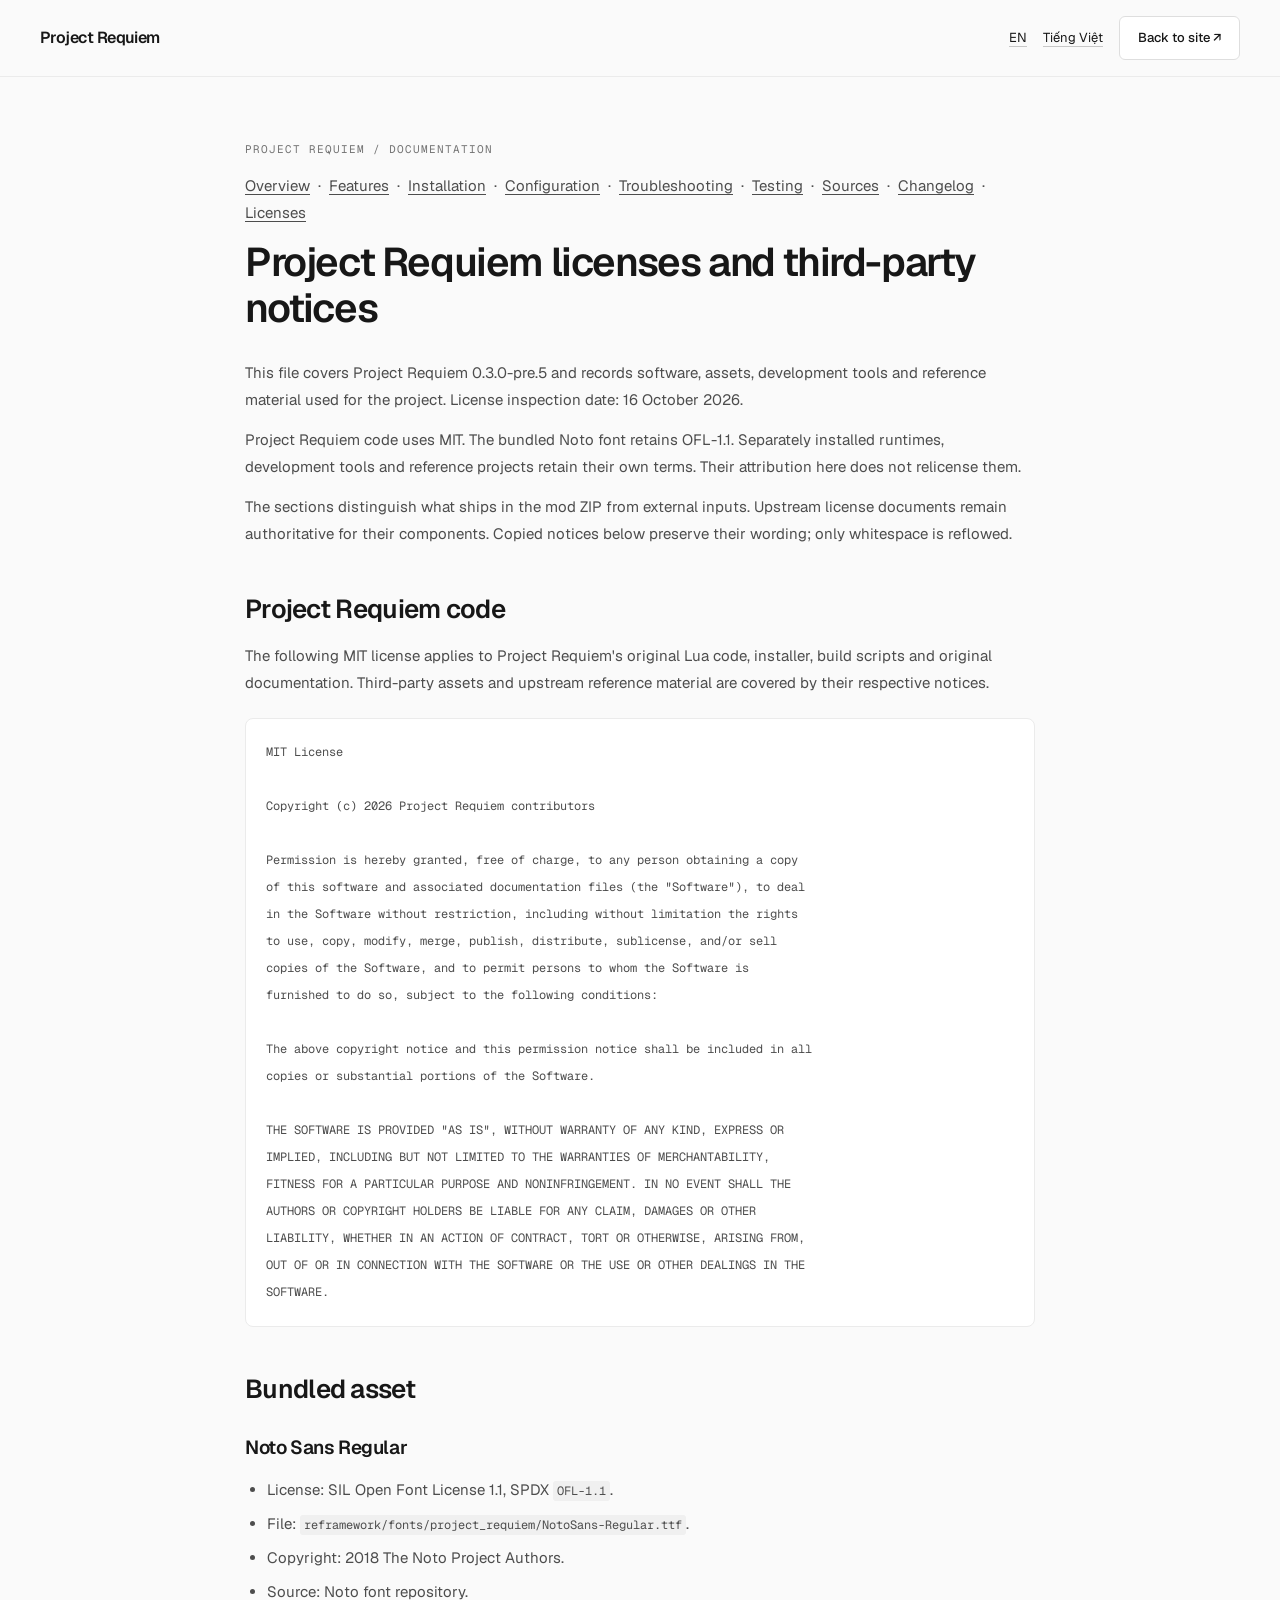
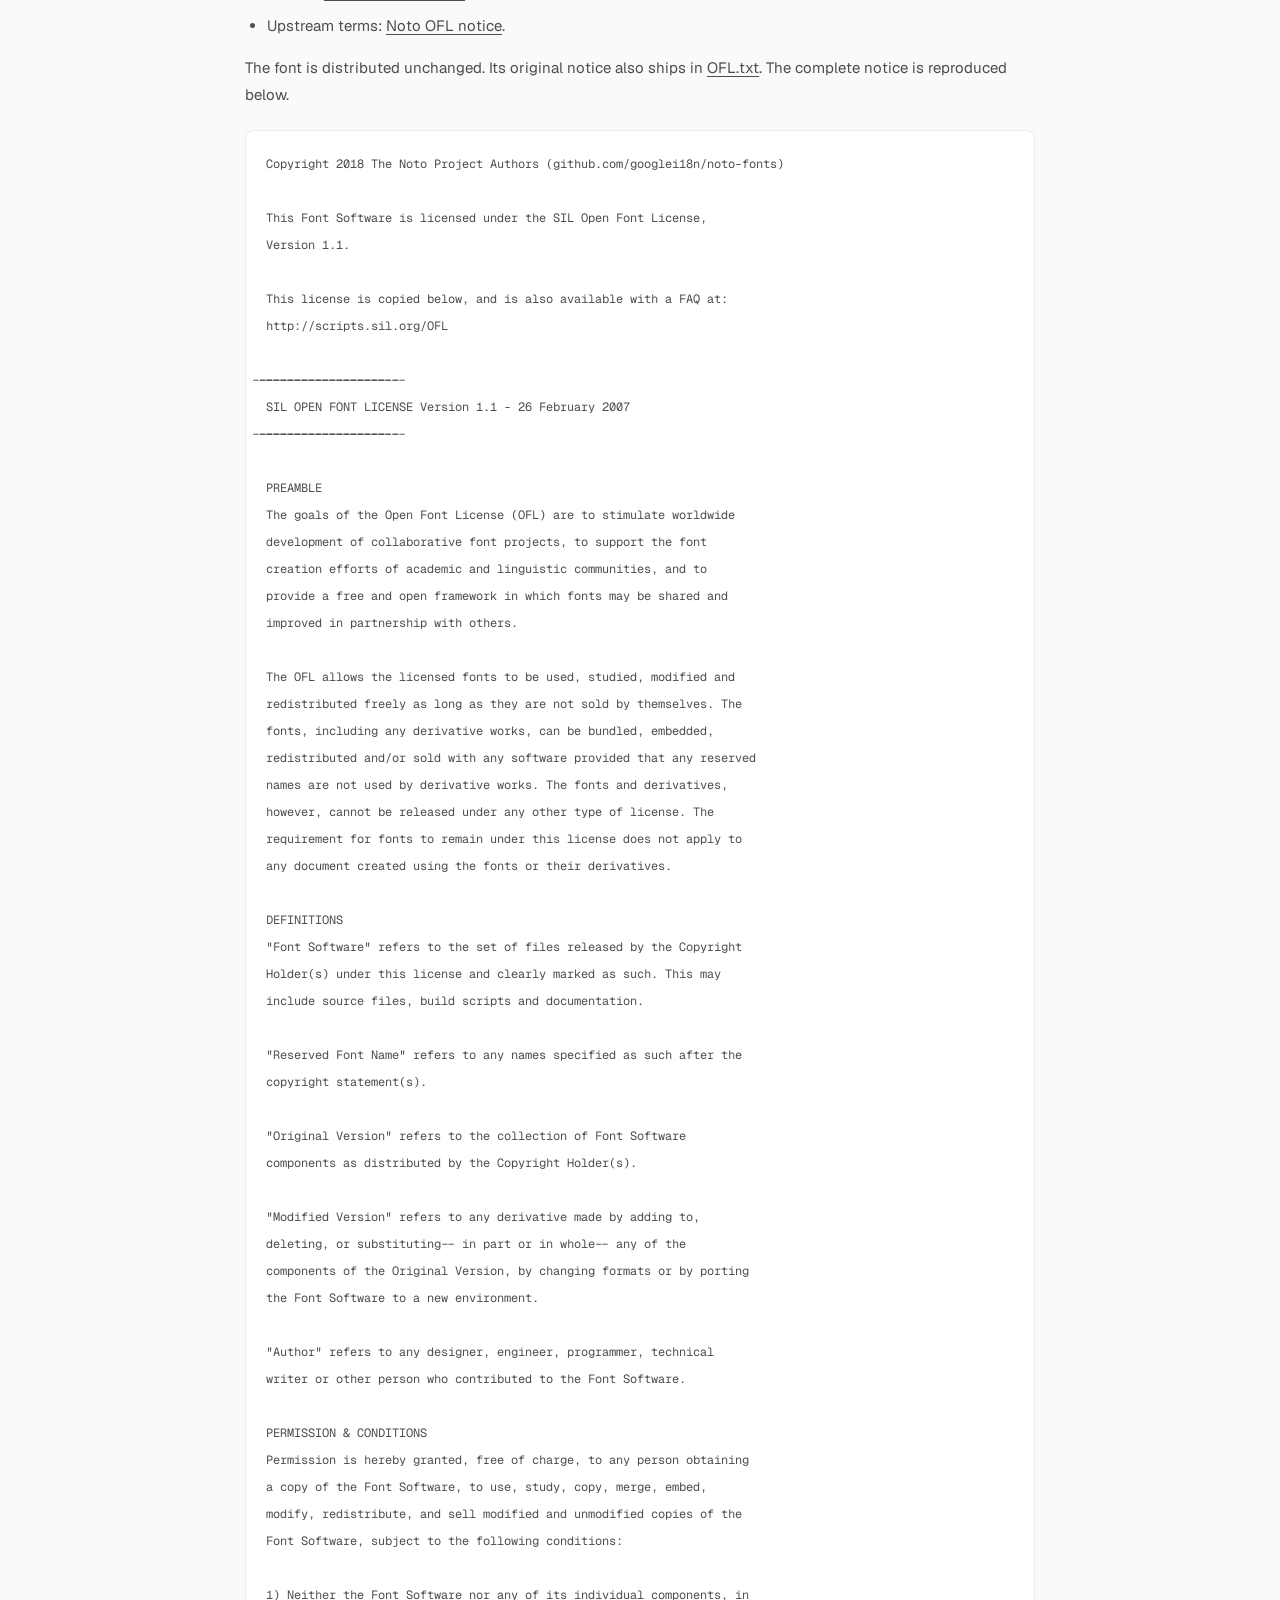
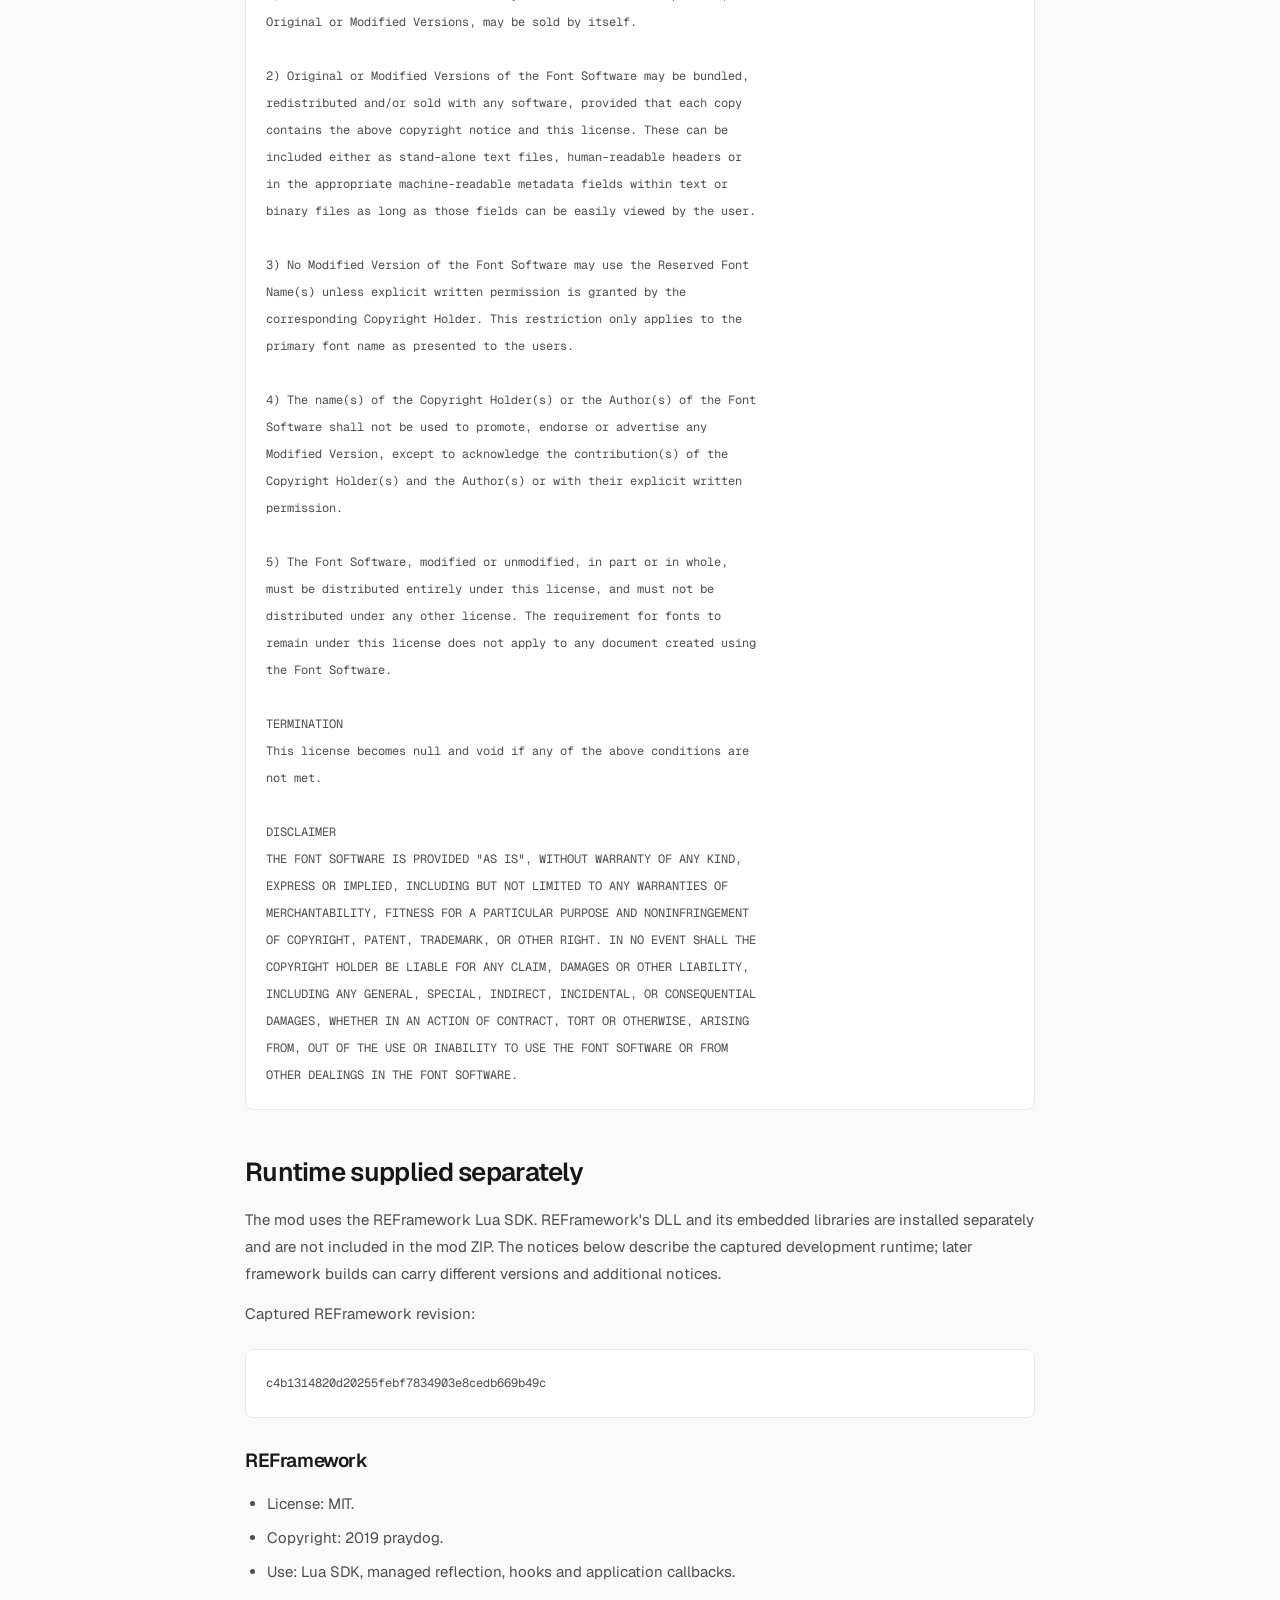
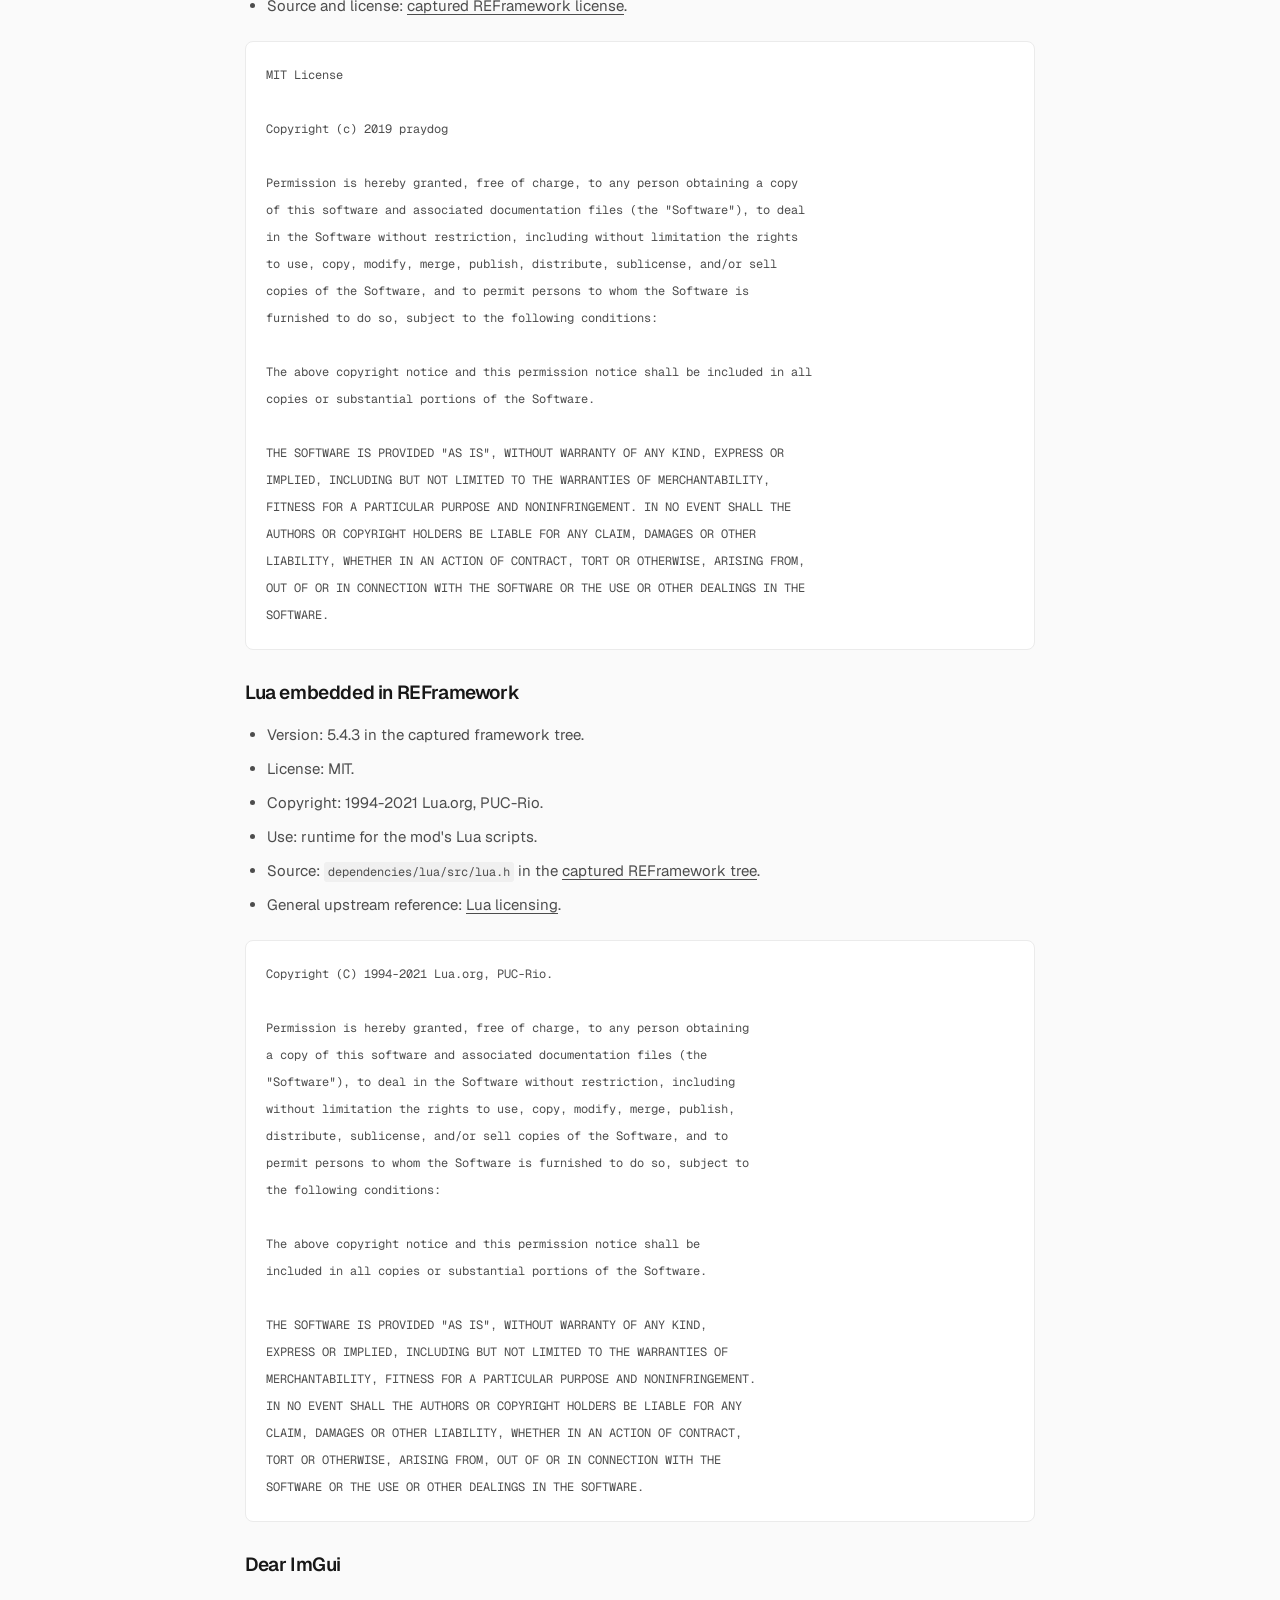
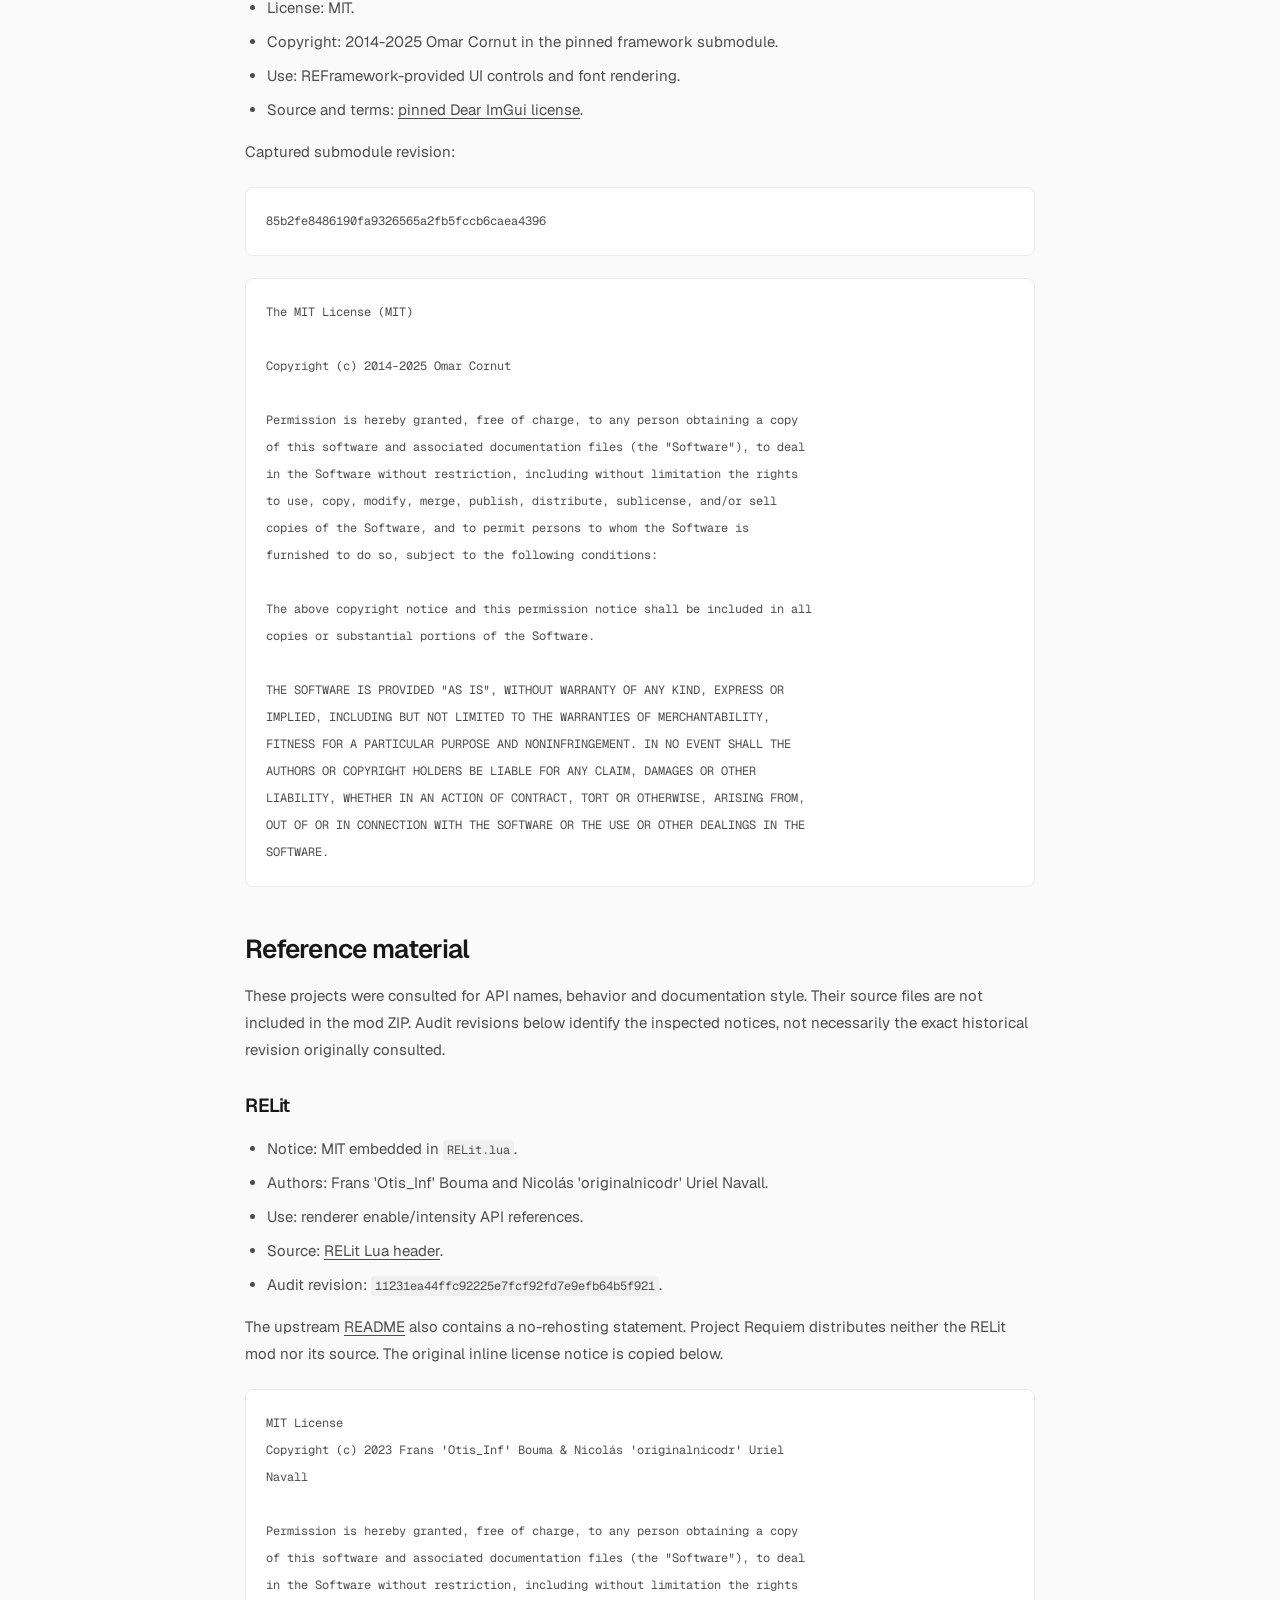
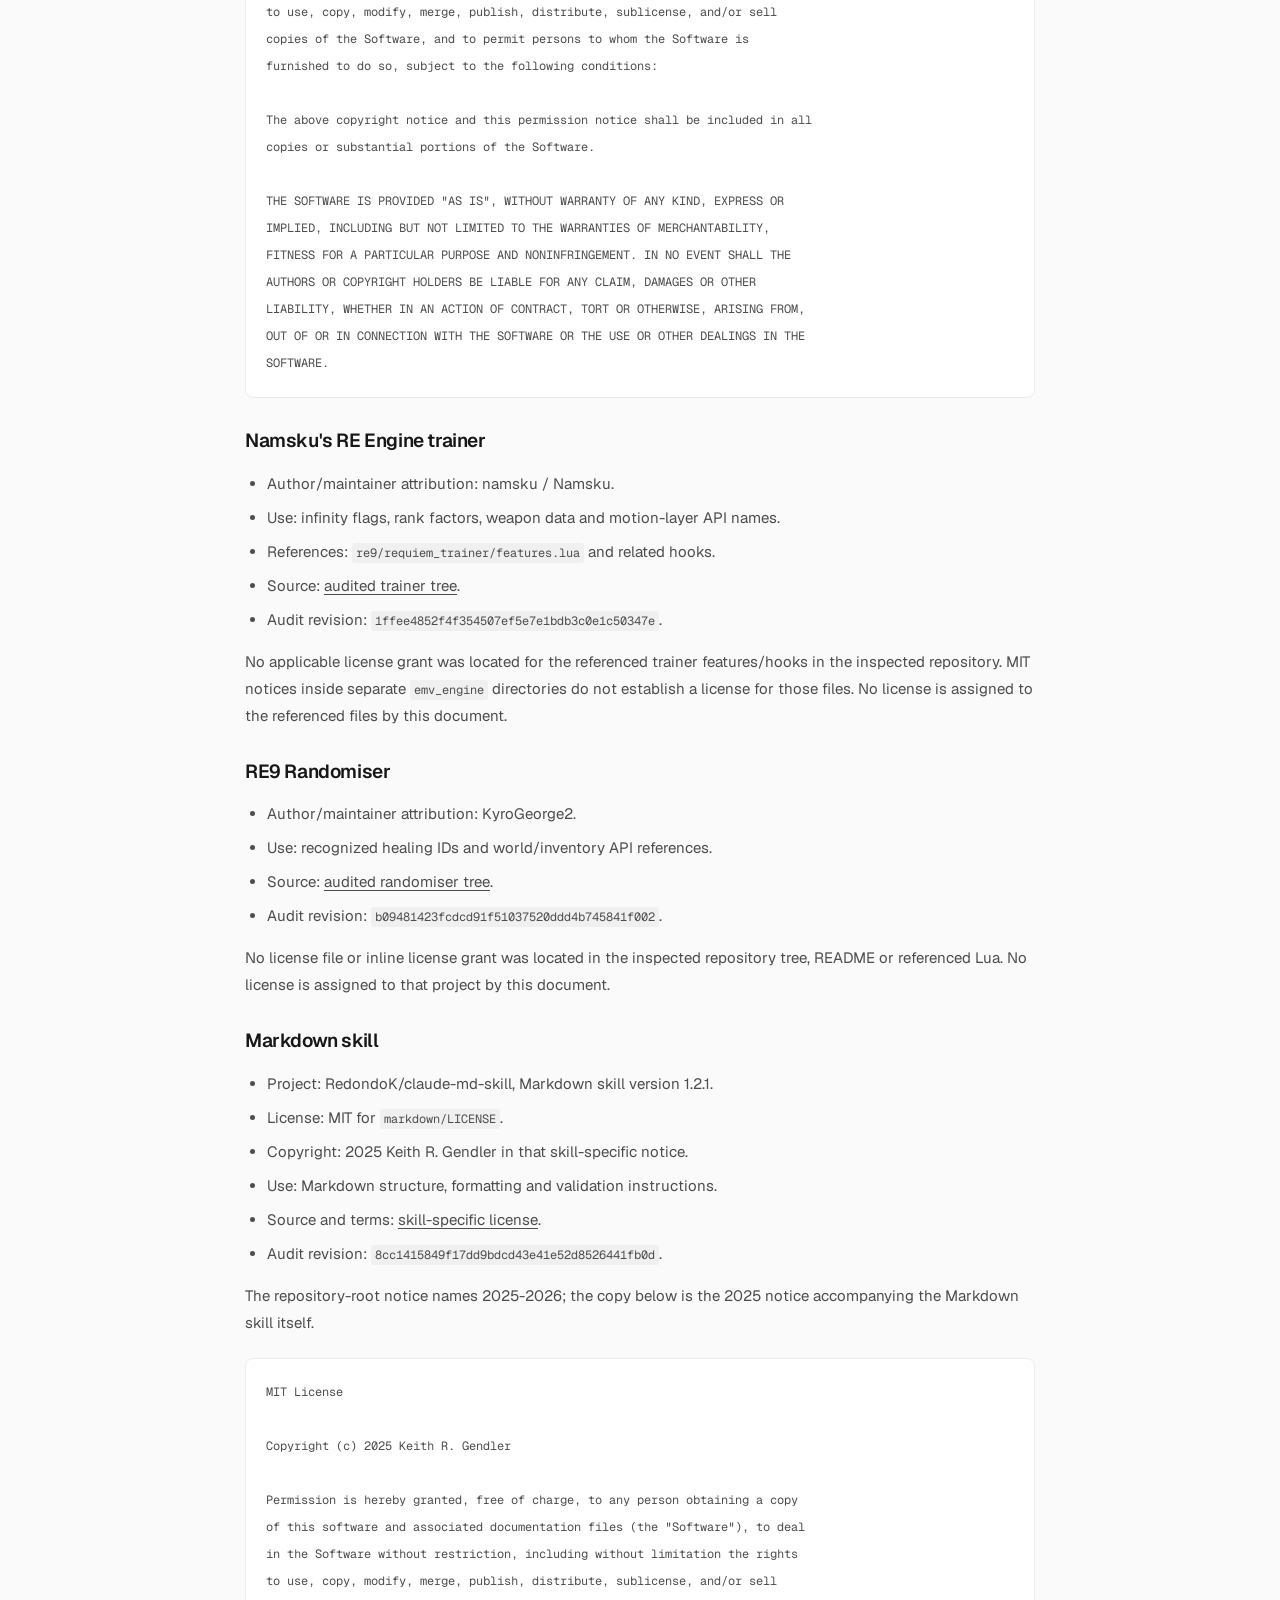
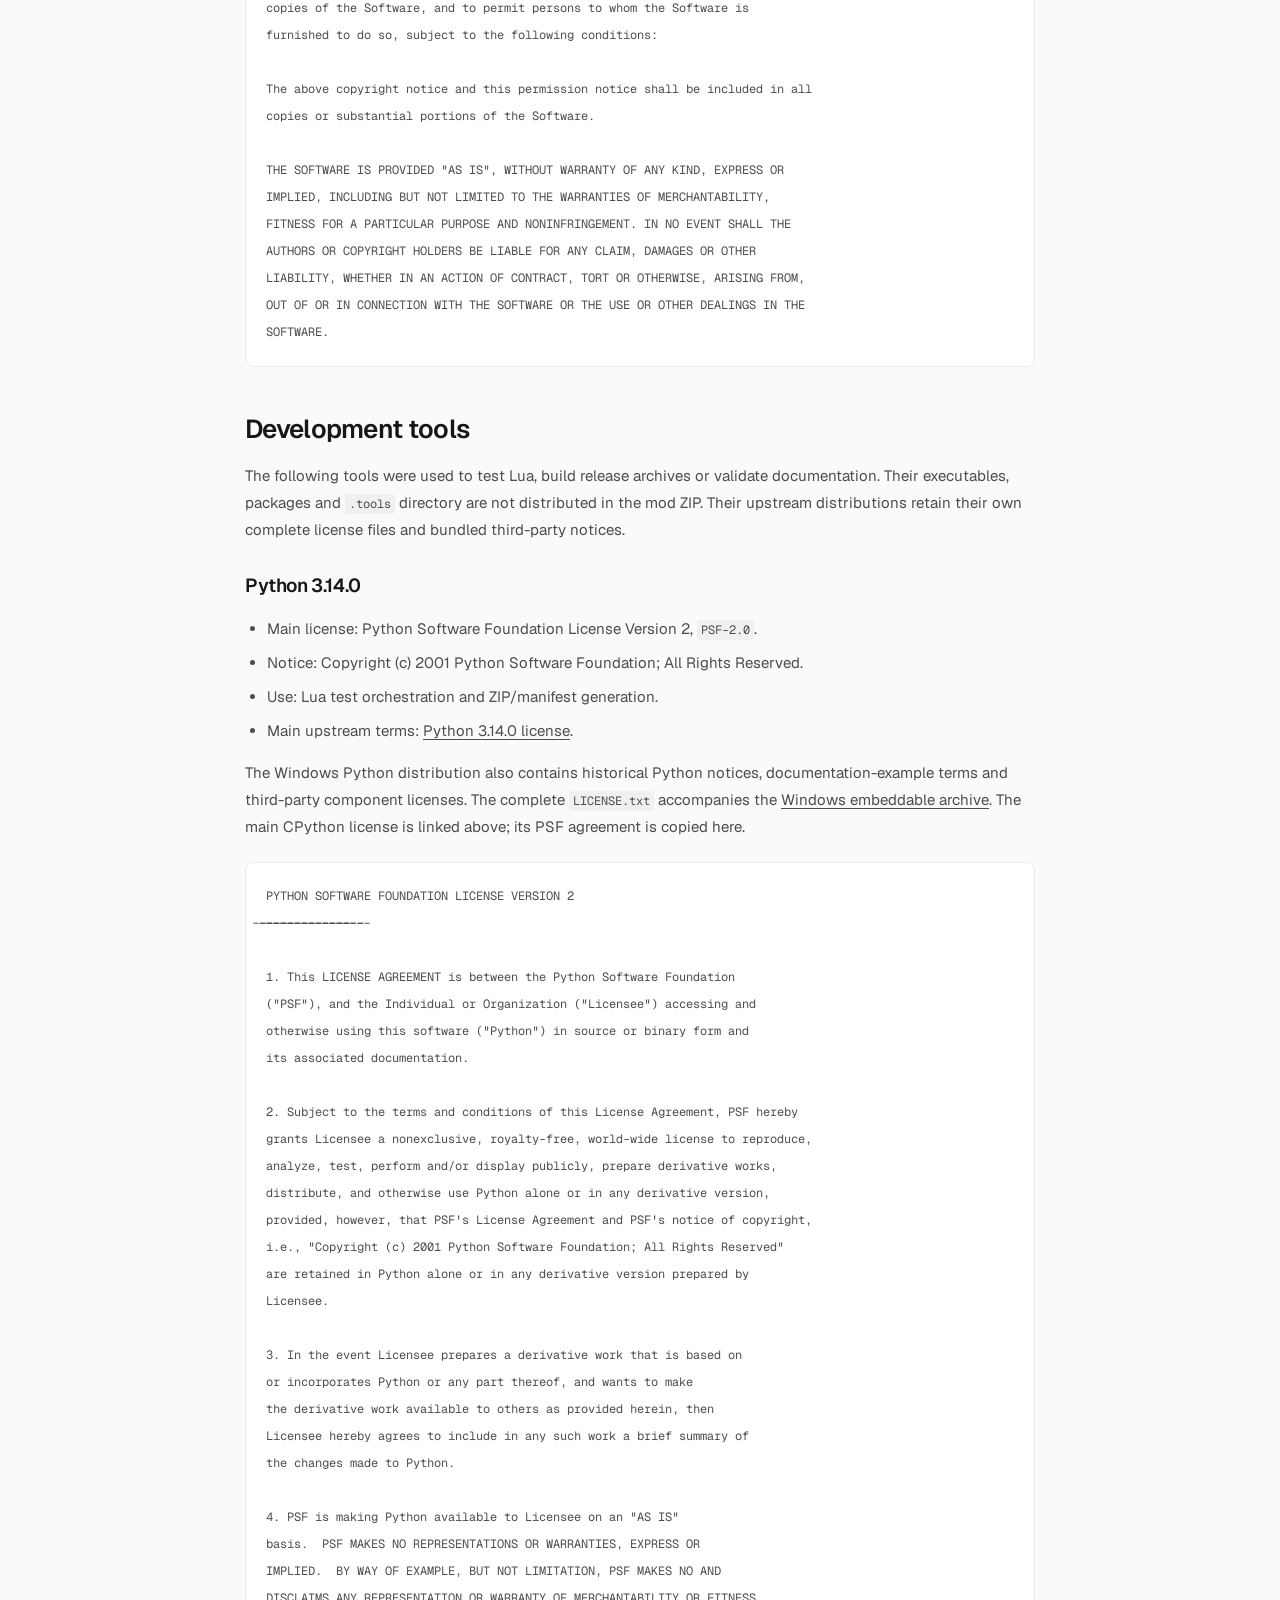
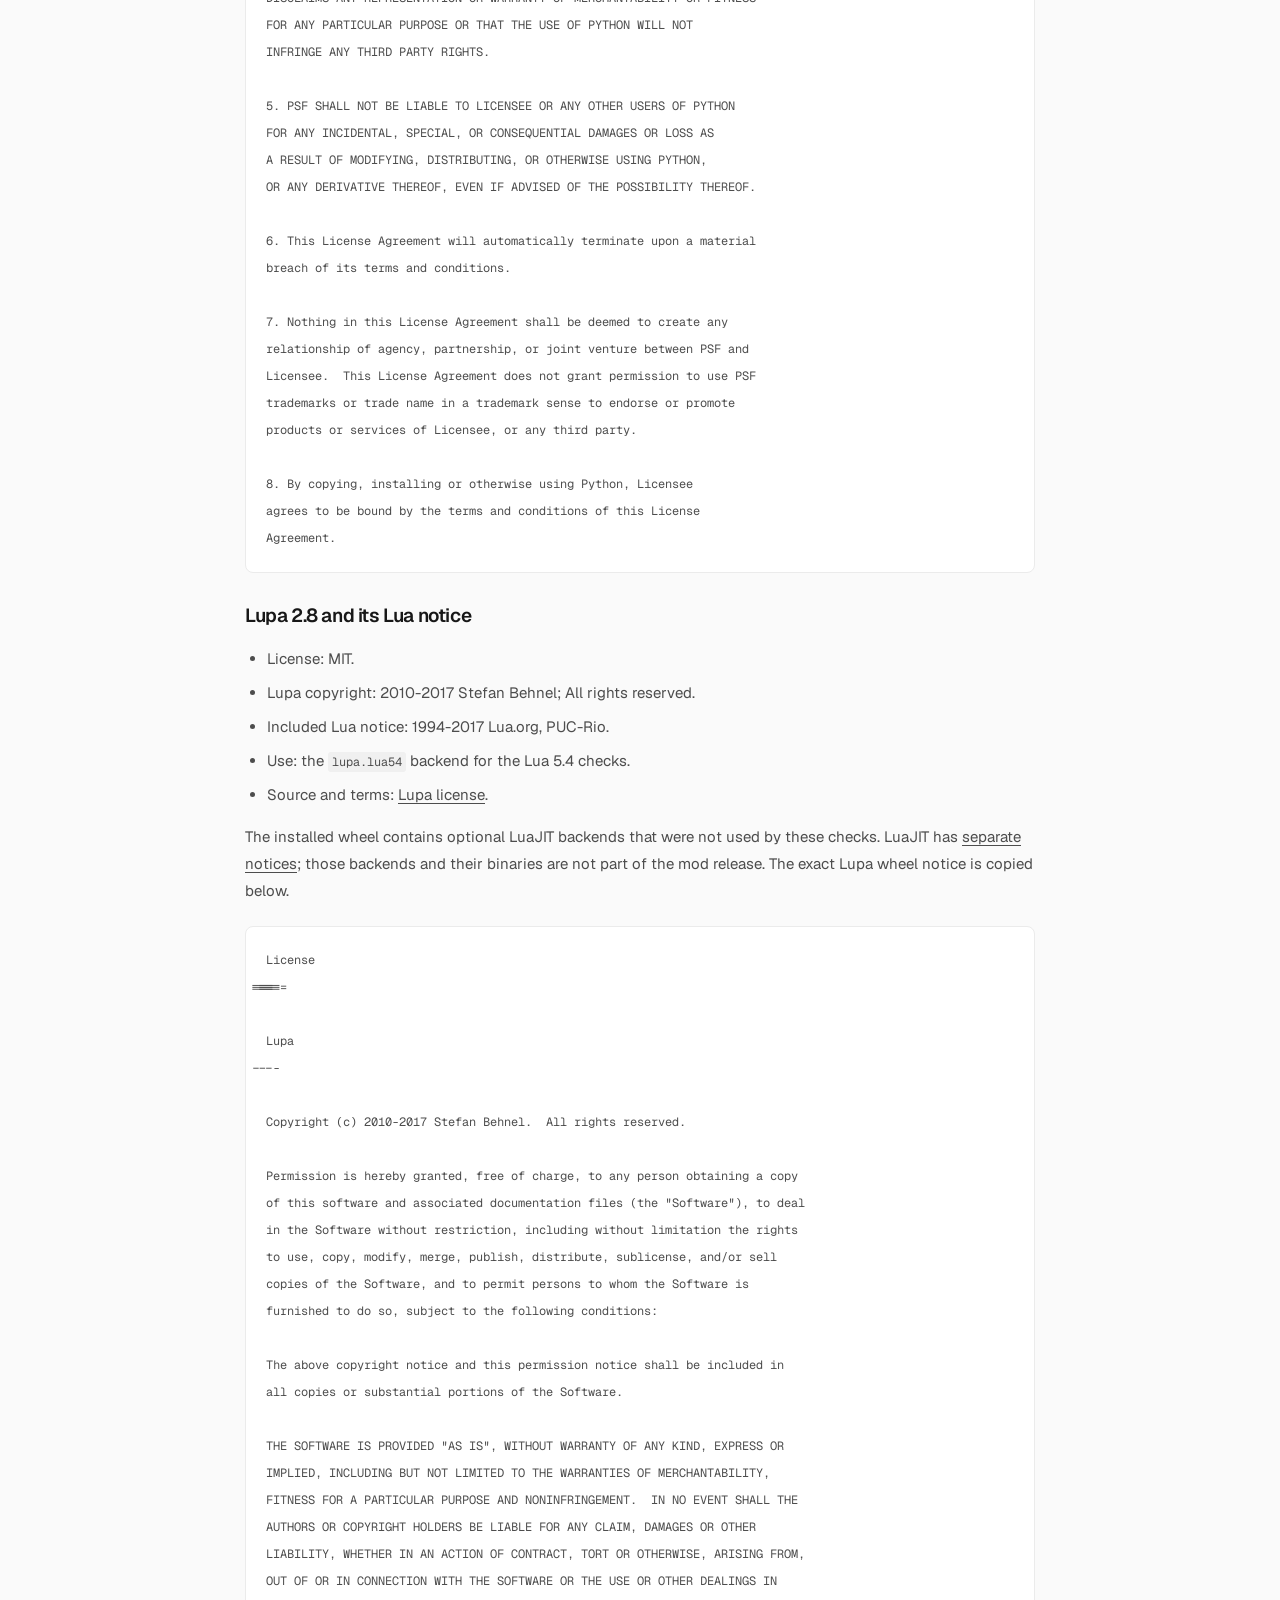
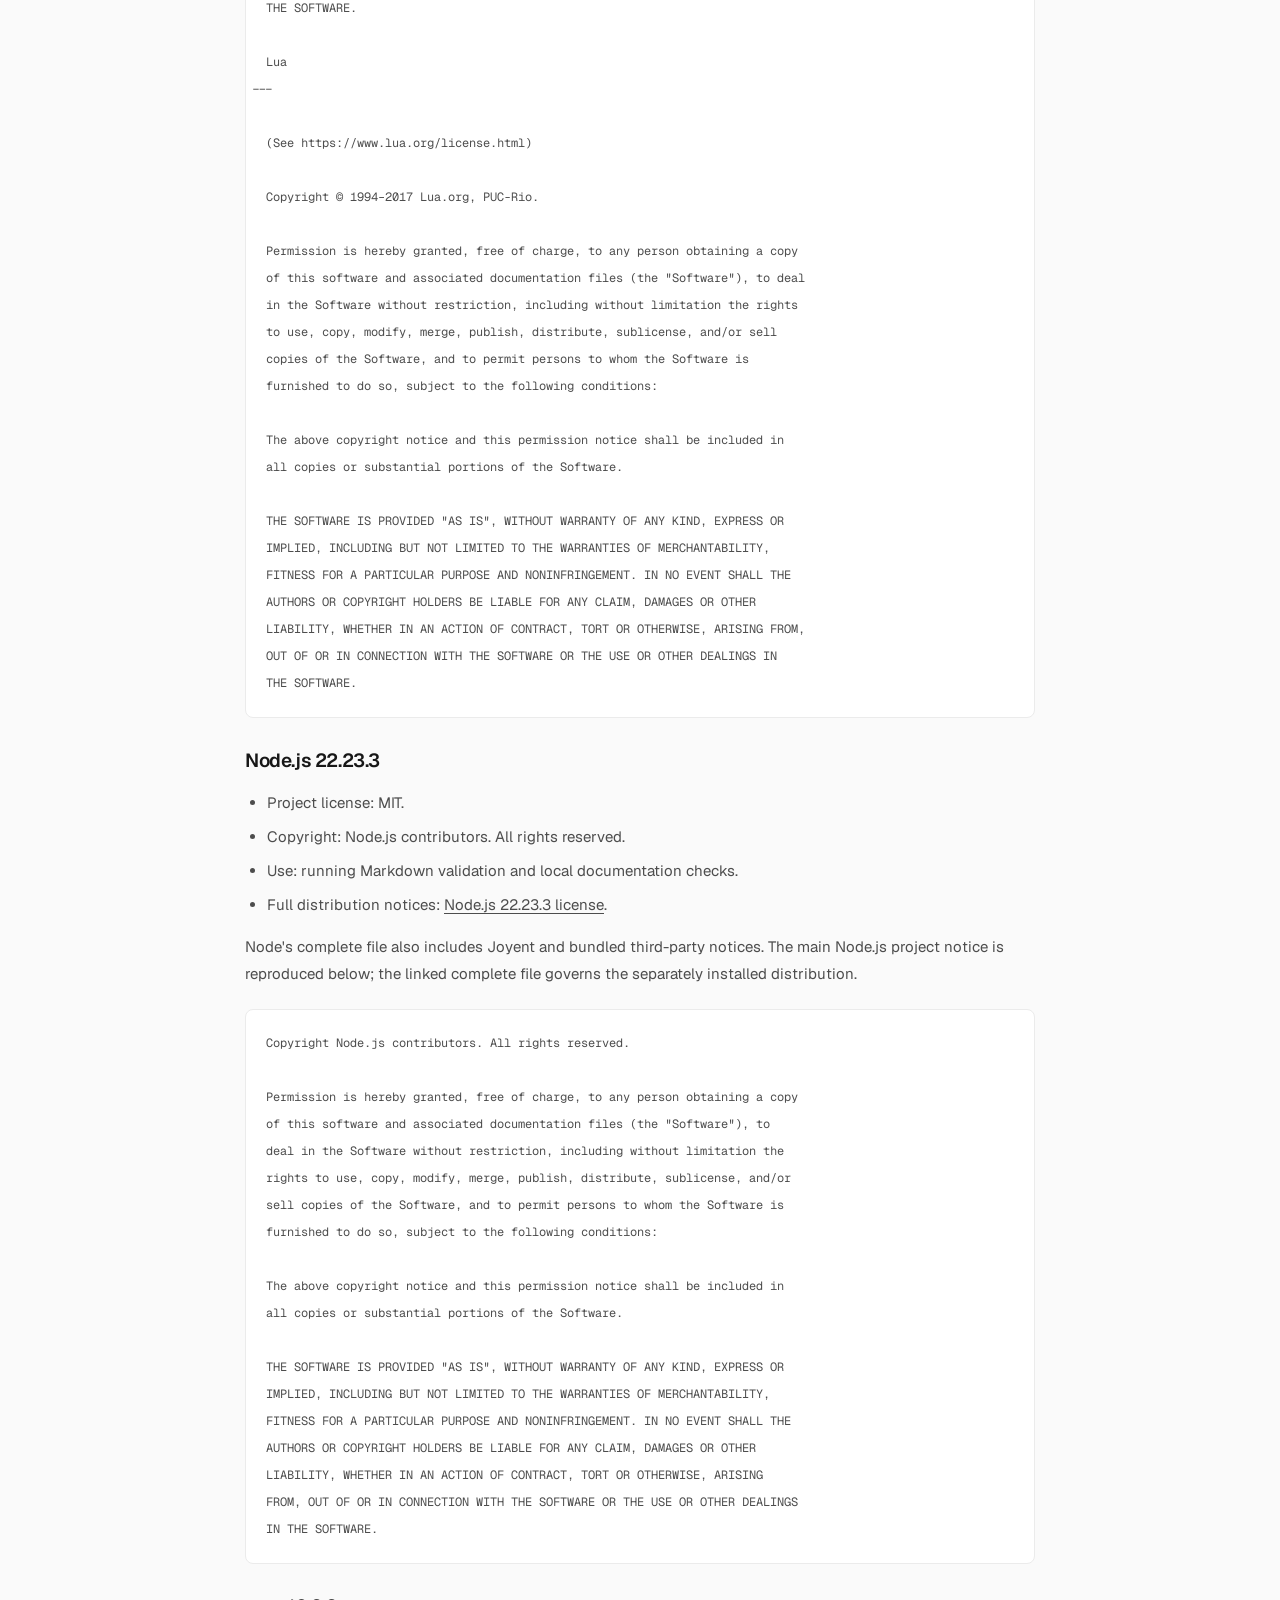
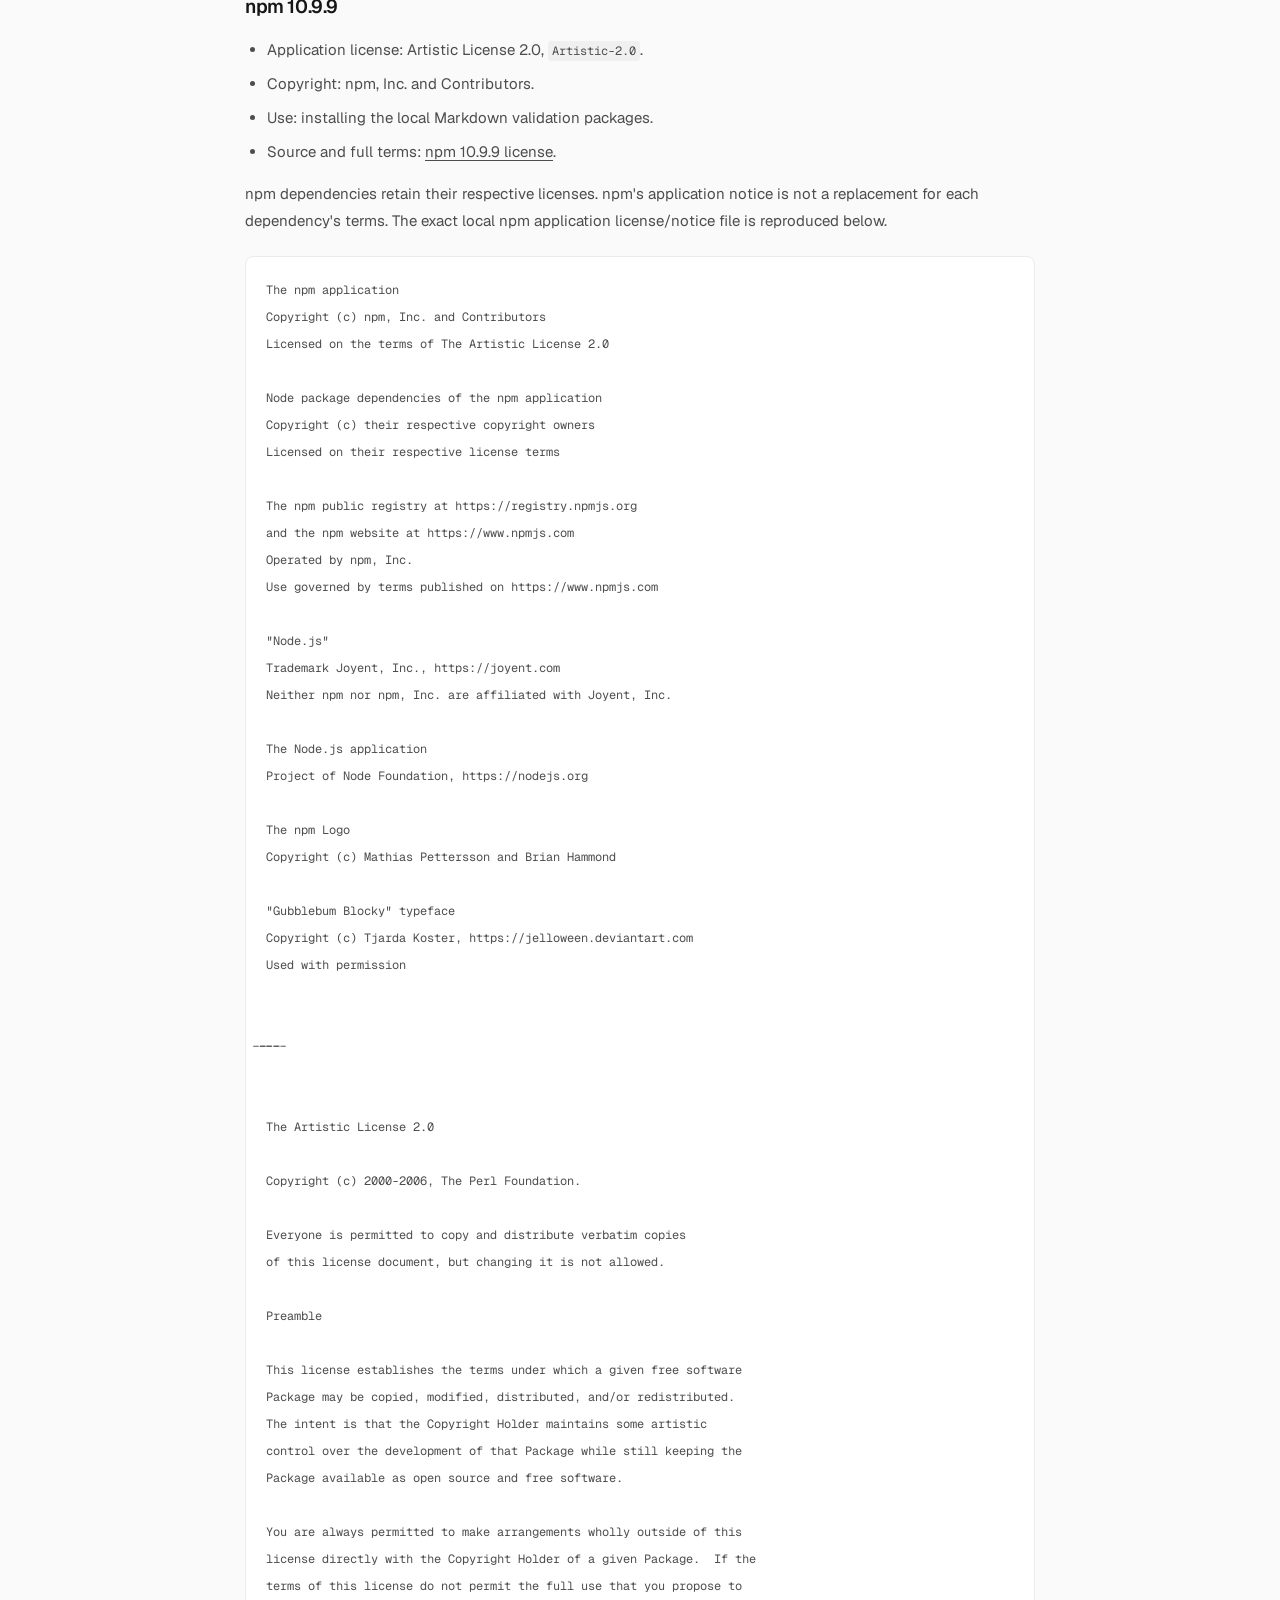
<file: docs/LICENSE.html>
<!doctype html>
<html lang="en">
<head>
  <meta charset="utf-8">
  <meta name="viewport" content="width=device-width, initial-scale=1">
  <meta name="theme-color" content="#fafafa">
  <meta name="description" content="Project Requiem licenses and third-party notices — Project Requiem documentation.">
  <title>Project Requiem licenses and third-party notices — Project Requiem</title>
  <link rel="icon" href="../assets/favicon.svg" type="image/svg+xml">
  <link rel="stylesheet" href="../assets/site.css">
</head>
<body>
  <a class="skip-link" href="#main">Skip to content</a>
  <header class="site-header"><div class="nav-shell">
    <a class="wordmark" href="../index.html">Project Requiem</a>
    <nav class="nav-actions" aria-label="Documentation language">
      <a class="text-link" href="README.html" lang="en" aria-current="true">EN</a>
      <a class="text-link" href="vi/README.html" lang="vi">Tiếng Việt</a>
      <a class="button secondary" href="../index.html">Back to site ↗</a>
    </nav>
  </div></header>
  <main class="documentation" id="main">
    <p class="eyebrow">PROJECT REQUIEM / DOCUMENTATION</p>
    <nav aria-label="Documentation navigation"><p><a href="README.html">Overview</a> &nbsp;·&nbsp; <a href="FEATURES.html">Features</a> &nbsp;·&nbsp; <a href="INSTALLATION.html">Installation</a> &nbsp;·&nbsp; <a href="CONFIGURATION.html">Configuration</a> &nbsp;·&nbsp; <a href="TROUBLESHOOTING.html">Troubleshooting</a> &nbsp;·&nbsp; <a href="TESTING.html">Testing</a> &nbsp;·&nbsp; <a href="SOURCES.html">Sources</a> &nbsp;·&nbsp; <a href="CHANGELOG.html">Changelog</a> &nbsp;·&nbsp; <a href="LICENSE.html">Licenses</a></p></nav>
    <article><h1 id="project-requiem-licenses-and-third-party-notices">Project Requiem licenses and third-party notices</h1>
<p>This file covers Project Requiem 0.3.0-pre.5 and records software, assets,
development tools and reference material used for the project. License
inspection date: 16 October 2026.</p>
<p>Project Requiem code uses MIT. The bundled Noto font retains OFL-1.1.
Separately installed runtimes, development tools and reference projects
retain their own terms. Their attribution here does not relicense them.</p>
<p>The sections distinguish what ships in the mod ZIP from external inputs.
Upstream license documents remain authoritative for their components.
Copied notices below preserve their wording; only whitespace is reflowed.</p>
<h2 id="project-requiem-code">Project Requiem code</h2>
<p>The following MIT license applies to Project Requiem's original Lua code,
installer, build scripts and original documentation. Third-party assets
and upstream reference material are covered by their respective notices.</p>
<pre><code class="language-text">MIT License

Copyright (c) 2026 Project Requiem contributors

Permission is hereby granted, free of charge, to any person obtaining a copy
of this software and associated documentation files (the &quot;Software&quot;), to deal
in the Software without restriction, including without limitation the rights
to use, copy, modify, merge, publish, distribute, sublicense, and/or sell
copies of the Software, and to permit persons to whom the Software is
furnished to do so, subject to the following conditions:

The above copyright notice and this permission notice shall be included in all
copies or substantial portions of the Software.

THE SOFTWARE IS PROVIDED &quot;AS IS&quot;, WITHOUT WARRANTY OF ANY KIND, EXPRESS OR
IMPLIED, INCLUDING BUT NOT LIMITED TO THE WARRANTIES OF MERCHANTABILITY,
FITNESS FOR A PARTICULAR PURPOSE AND NONINFRINGEMENT. IN NO EVENT SHALL THE
AUTHORS OR COPYRIGHT HOLDERS BE LIABLE FOR ANY CLAIM, DAMAGES OR OTHER
LIABILITY, WHETHER IN AN ACTION OF CONTRACT, TORT OR OTHERWISE, ARISING FROM,
OUT OF OR IN CONNECTION WITH THE SOFTWARE OR THE USE OR OTHER DEALINGS IN THE
SOFTWARE.
</code></pre>
<h2 id="bundled-asset">Bundled asset</h2>
<h3 id="noto-sans-regular">Noto Sans Regular</h3>
<ul>
<li>License: SIL Open Font License 1.1, SPDX <code>OFL-1.1</code>.</li>
<li>File: <code>reframework/fonts/project_requiem/NotoSans-Regular.ttf</code>.</li>
<li>Copyright: 2018 The Noto Project Authors.</li>
<li>Source: <a href="https://github.com/notofonts/noto-fonts" rel="noopener noreferrer">Noto font repository</a>.</li>
<li>Upstream terms: <a href="https://github.com/notofonts/noto-fonts/blob/main/LICENSE" rel="noopener noreferrer">Noto OFL notice</a>.</li>
</ul>
<p>The font is distributed unchanged. Its original notice also ships in
<a href="../legal/NotoSans-OFL.txt">OFL.txt</a>. The complete notice
is reproduced below.</p>
<pre><code class="language-text">Copyright 2018 The Noto Project Authors (github.com/googlei18n/noto-fonts)

This Font Software is licensed under the SIL Open Font License,
Version 1.1.

This license is copied below, and is also available with a FAQ at:
http://scripts.sil.org/OFL

-----------------------------------------------------------
SIL OPEN FONT LICENSE Version 1.1 - 26 February 2007
-----------------------------------------------------------

PREAMBLE
The goals of the Open Font License (OFL) are to stimulate worldwide
development of collaborative font projects, to support the font
creation efforts of academic and linguistic communities, and to
provide a free and open framework in which fonts may be shared and
improved in partnership with others.

The OFL allows the licensed fonts to be used, studied, modified and
redistributed freely as long as they are not sold by themselves. The
fonts, including any derivative works, can be bundled, embedded,
redistributed and/or sold with any software provided that any reserved
names are not used by derivative works. The fonts and derivatives,
however, cannot be released under any other type of license. The
requirement for fonts to remain under this license does not apply to
any document created using the fonts or their derivatives.

DEFINITIONS
&quot;Font Software&quot; refers to the set of files released by the Copyright
Holder(s) under this license and clearly marked as such. This may
include source files, build scripts and documentation.

&quot;Reserved Font Name&quot; refers to any names specified as such after the
copyright statement(s).

&quot;Original Version&quot; refers to the collection of Font Software
components as distributed by the Copyright Holder(s).

&quot;Modified Version&quot; refers to any derivative made by adding to,
deleting, or substituting -- in part or in whole -- any of the
components of the Original Version, by changing formats or by porting
the Font Software to a new environment.

&quot;Author&quot; refers to any designer, engineer, programmer, technical
writer or other person who contributed to the Font Software.

PERMISSION &amp; CONDITIONS
Permission is hereby granted, free of charge, to any person obtaining
a copy of the Font Software, to use, study, copy, merge, embed,
modify, redistribute, and sell modified and unmodified copies of the
Font Software, subject to the following conditions:

1) Neither the Font Software nor any of its individual components, in
Original or Modified Versions, may be sold by itself.

2) Original or Modified Versions of the Font Software may be bundled,
redistributed and/or sold with any software, provided that each copy
contains the above copyright notice and this license. These can be
included either as stand-alone text files, human-readable headers or
in the appropriate machine-readable metadata fields within text or
binary files as long as those fields can be easily viewed by the user.

3) No Modified Version of the Font Software may use the Reserved Font
Name(s) unless explicit written permission is granted by the
corresponding Copyright Holder. This restriction only applies to the
primary font name as presented to the users.

4) The name(s) of the Copyright Holder(s) or the Author(s) of the Font
Software shall not be used to promote, endorse or advertise any
Modified Version, except to acknowledge the contribution(s) of the
Copyright Holder(s) and the Author(s) or with their explicit written
permission.

5) The Font Software, modified or unmodified, in part or in whole,
must be distributed entirely under this license, and must not be
distributed under any other license. The requirement for fonts to
remain under this license does not apply to any document created using
the Font Software.

TERMINATION
This license becomes null and void if any of the above conditions are
not met.

DISCLAIMER
THE FONT SOFTWARE IS PROVIDED &quot;AS IS&quot;, WITHOUT WARRANTY OF ANY KIND,
EXPRESS OR IMPLIED, INCLUDING BUT NOT LIMITED TO ANY WARRANTIES OF
MERCHANTABILITY, FITNESS FOR A PARTICULAR PURPOSE AND NONINFRINGEMENT
OF COPYRIGHT, PATENT, TRADEMARK, OR OTHER RIGHT. IN NO EVENT SHALL THE
COPYRIGHT HOLDER BE LIABLE FOR ANY CLAIM, DAMAGES OR OTHER LIABILITY,
INCLUDING ANY GENERAL, SPECIAL, INDIRECT, INCIDENTAL, OR CONSEQUENTIAL
DAMAGES, WHETHER IN AN ACTION OF CONTRACT, TORT OR OTHERWISE, ARISING
FROM, OUT OF THE USE OR INABILITY TO USE THE FONT SOFTWARE OR FROM
OTHER DEALINGS IN THE FONT SOFTWARE.
</code></pre>
<h2 id="runtime-supplied-separately">Runtime supplied separately</h2>
<p>The mod uses the REFramework Lua SDK. REFramework's DLL and its embedded
libraries are installed separately and are not included in the mod ZIP.
The notices below describe the captured development runtime; later
framework builds can carry different versions and additional notices.</p>
<p>Captured REFramework revision:</p>
<pre><code class="language-text">c4b1314820d20255febf7834903e8cedb669b49c
</code></pre>
<h3 id="reframework">REFramework</h3>
<ul>
<li>License: MIT.</li>
<li>Copyright: 2019 praydog.</li>
<li>Use: Lua SDK, managed reflection, hooks and application callbacks.</li>
<li>Source and license: <a href="https://github.com/praydog/REFramework/blob/c4b1314820d2/LICENSE" rel="noopener noreferrer">captured REFramework license</a>.</li>
</ul>
<pre><code class="language-text">MIT License

Copyright (c) 2019 praydog

Permission is hereby granted, free of charge, to any person obtaining a copy
of this software and associated documentation files (the &quot;Software&quot;), to deal
in the Software without restriction, including without limitation the rights
to use, copy, modify, merge, publish, distribute, sublicense, and/or sell
copies of the Software, and to permit persons to whom the Software is
furnished to do so, subject to the following conditions:

The above copyright notice and this permission notice shall be included in all
copies or substantial portions of the Software.

THE SOFTWARE IS PROVIDED &quot;AS IS&quot;, WITHOUT WARRANTY OF ANY KIND, EXPRESS OR
IMPLIED, INCLUDING BUT NOT LIMITED TO THE WARRANTIES OF MERCHANTABILITY,
FITNESS FOR A PARTICULAR PURPOSE AND NONINFRINGEMENT. IN NO EVENT SHALL THE
AUTHORS OR COPYRIGHT HOLDERS BE LIABLE FOR ANY CLAIM, DAMAGES OR OTHER
LIABILITY, WHETHER IN AN ACTION OF CONTRACT, TORT OR OTHERWISE, ARISING FROM,
OUT OF OR IN CONNECTION WITH THE SOFTWARE OR THE USE OR OTHER DEALINGS IN THE
SOFTWARE.
</code></pre>
<h3 id="lua-embedded-in-reframework">Lua embedded in REFramework</h3>
<ul>
<li>Version: 5.4.3 in the captured framework tree.</li>
<li>License: MIT.</li>
<li>Copyright: 1994-2021 Lua.org, PUC-Rio.</li>
<li>Use: runtime for the mod's Lua scripts.</li>
<li>Source: <code>dependencies/lua/src/lua.h</code> in the
<a href="https://github.com/praydog/REFramework/tree/c4b1314820d2" rel="noopener noreferrer">captured REFramework tree</a>.</li>
<li>General upstream reference: <a href="https://www.lua.org/license.html" rel="noopener noreferrer">Lua licensing</a>.</li>
</ul>
<pre><code class="language-text">Copyright (C) 1994-2021 Lua.org, PUC-Rio.

Permission is hereby granted, free of charge, to any person obtaining
a copy of this software and associated documentation files (the
&quot;Software&quot;), to deal in the Software without restriction, including
without limitation the rights to use, copy, modify, merge, publish,
distribute, sublicense, and/or sell copies of the Software, and to
permit persons to whom the Software is furnished to do so, subject to
the following conditions:

The above copyright notice and this permission notice shall be
included in all copies or substantial portions of the Software.

THE SOFTWARE IS PROVIDED &quot;AS IS&quot;, WITHOUT WARRANTY OF ANY KIND,
EXPRESS OR IMPLIED, INCLUDING BUT NOT LIMITED TO THE WARRANTIES OF
MERCHANTABILITY, FITNESS FOR A PARTICULAR PURPOSE AND NONINFRINGEMENT.
IN NO EVENT SHALL THE AUTHORS OR COPYRIGHT HOLDERS BE LIABLE FOR ANY
CLAIM, DAMAGES OR OTHER LIABILITY, WHETHER IN AN ACTION OF CONTRACT,
TORT OR OTHERWISE, ARISING FROM, OUT OF OR IN CONNECTION WITH THE
SOFTWARE OR THE USE OR OTHER DEALINGS IN THE SOFTWARE.
</code></pre>
<h3 id="dear-imgui">Dear ImGui</h3>
<ul>
<li>License: MIT.</li>
<li>Copyright: 2014-2025 Omar Cornut in the pinned framework submodule.</li>
<li>Use: REFramework-provided UI controls and font rendering.</li>
<li>Source and terms: <a href="https://github.com/ocornut/imgui/blob/85b2fe848619/LICENSE.txt" rel="noopener noreferrer">pinned Dear ImGui license</a>.</li>
</ul>
<p>Captured submodule revision:</p>
<pre><code class="language-text">85b2fe8486190fa9326565a2fb5fccb6caea4396
</code></pre>
<pre><code class="language-text">The MIT License (MIT)

Copyright (c) 2014-2025 Omar Cornut

Permission is hereby granted, free of charge, to any person obtaining a copy
of this software and associated documentation files (the &quot;Software&quot;), to deal
in the Software without restriction, including without limitation the rights
to use, copy, modify, merge, publish, distribute, sublicense, and/or sell
copies of the Software, and to permit persons to whom the Software is
furnished to do so, subject to the following conditions:

The above copyright notice and this permission notice shall be included in all
copies or substantial portions of the Software.

THE SOFTWARE IS PROVIDED &quot;AS IS&quot;, WITHOUT WARRANTY OF ANY KIND, EXPRESS OR
IMPLIED, INCLUDING BUT NOT LIMITED TO THE WARRANTIES OF MERCHANTABILITY,
FITNESS FOR A PARTICULAR PURPOSE AND NONINFRINGEMENT. IN NO EVENT SHALL THE
AUTHORS OR COPYRIGHT HOLDERS BE LIABLE FOR ANY CLAIM, DAMAGES OR OTHER
LIABILITY, WHETHER IN AN ACTION OF CONTRACT, TORT OR OTHERWISE, ARISING FROM,
OUT OF OR IN CONNECTION WITH THE SOFTWARE OR THE USE OR OTHER DEALINGS IN THE
SOFTWARE.
</code></pre>
<h2 id="reference-material">Reference material</h2>
<p>These projects were consulted for API names, behavior and documentation
style. Their source files are not included in the mod ZIP. Audit revisions
below identify the inspected notices, not necessarily the exact historical
revision originally consulted.</p>
<h3 id="relit">RELit</h3>
<ul>
<li>Notice: MIT embedded in <code>RELit.lua</code>.</li>
<li>Authors: Frans 'Otis_Inf' Bouma and Nicolás 'originalnicodr' Uriel Navall.</li>
<li>Use: renderer enable/intensity API references.</li>
<li>Source: <a href="https://github.com/originalnicodr/RELit/blob/11231ea44ffc/RELit.lua" rel="noopener noreferrer">RELit Lua header</a>.</li>
<li>Audit revision: <code>11231ea44ffc92225e7fcf92fd7e9efb64b5f921</code>.</li>
</ul>
<p>The upstream <a href="https://github.com/originalnicodr/RELit/blob/11231ea44ffc/README.md" rel="noopener noreferrer">README</a> also contains a no-rehosting statement.
Project Requiem distributes neither the RELit mod nor its source. The
original inline license notice is copied below.</p>
<pre><code class="language-text">MIT License
Copyright (c) 2023 Frans 'Otis_Inf' Bouma &amp; Nicolás 'originalnicodr' Uriel
Navall

Permission is hereby granted, free of charge, to any person obtaining a copy
of this software and associated documentation files (the &quot;Software&quot;), to deal
in the Software without restriction, including without limitation the rights
to use, copy, modify, merge, publish, distribute, sublicense, and/or sell
copies of the Software, and to permit persons to whom the Software is
furnished to do so, subject to the following conditions:

The above copyright notice and this permission notice shall be included in all
copies or substantial portions of the Software.

THE SOFTWARE IS PROVIDED &quot;AS IS&quot;, WITHOUT WARRANTY OF ANY KIND, EXPRESS OR
IMPLIED, INCLUDING BUT NOT LIMITED TO THE WARRANTIES OF MERCHANTABILITY,
FITNESS FOR A PARTICULAR PURPOSE AND NONINFRINGEMENT. IN NO EVENT SHALL THE
AUTHORS OR COPYRIGHT HOLDERS BE LIABLE FOR ANY CLAIM, DAMAGES OR OTHER
LIABILITY, WHETHER IN AN ACTION OF CONTRACT, TORT OR OTHERWISE, ARISING FROM,
OUT OF OR IN CONNECTION WITH THE SOFTWARE OR THE USE OR OTHER DEALINGS IN THE
SOFTWARE.
</code></pre>
<h3 id="namskus-re-engine-trainer">Namsku's RE Engine trainer</h3>
<ul>
<li>Author/maintainer attribution: namsku / Namsku.</li>
<li>Use: infinity flags, rank factors, weapon data and motion-layer API names.</li>
<li>References: <code>re9/requiem_trainer/features.lua</code> and related hooks.</li>
<li>Source: <a href="https://github.com/Namsku/re-engine-trainer/tree/1ffee4852f4f" rel="noopener noreferrer">audited trainer tree</a>.</li>
<li>Audit revision: <code>1ffee4852f4f354507ef5e7e1bdb3c0e1c50347e</code>.</li>
</ul>
<p>No applicable license grant was located for the referenced trainer
features/hooks in the inspected repository. MIT notices inside separate
<code>emv_engine</code> directories do not establish a license for those files.
No license is assigned to the referenced files by this document.</p>
<h3 id="re9-randomiser">RE9 Randomiser</h3>
<ul>
<li>Author/maintainer attribution: KyroGeorge2.</li>
<li>Use: recognized healing IDs and world/inventory API references.</li>
<li>Source: <a href="https://github.com/KyroGeorge2/RE9-Randomiser/tree/b09481423fcd" rel="noopener noreferrer">audited randomiser tree</a>.</li>
<li>Audit revision: <code>b09481423fcdcd91f51037520ddd4b745841f002</code>.</li>
</ul>
<p>No license file or inline license grant was located in the inspected
repository tree, README or referenced Lua. No license is assigned to that
project by this document.</p>
<h3 id="markdown-skill">Markdown skill</h3>
<ul>
<li>Project: RedondoK/claude-md-skill, Markdown skill version 1.2.1.</li>
<li>License: MIT for <code>markdown/LICENSE</code>.</li>
<li>Copyright: 2025 Keith R. Gendler in that skill-specific notice.</li>
<li>Use: Markdown structure, formatting and validation instructions.</li>
<li>Source and terms: <a href="https://github.com/RedondoK/claude-md-skill/blob/8cc1415/markdown/LICENSE" rel="noopener noreferrer">skill-specific license</a>.</li>
<li>Audit revision: <code>8cc1415849f17dd9bdcd43e41e52d8526441fb0d</code>.</li>
</ul>
<p>The repository-root notice names 2025-2026; the copy below is the 2025
notice accompanying the Markdown skill itself.</p>
<pre><code class="language-text">MIT License

Copyright (c) 2025 Keith R. Gendler

Permission is hereby granted, free of charge, to any person obtaining a copy
of this software and associated documentation files (the &quot;Software&quot;), to deal
in the Software without restriction, including without limitation the rights
to use, copy, modify, merge, publish, distribute, sublicense, and/or sell
copies of the Software, and to permit persons to whom the Software is
furnished to do so, subject to the following conditions:

The above copyright notice and this permission notice shall be included in all
copies or substantial portions of the Software.

THE SOFTWARE IS PROVIDED &quot;AS IS&quot;, WITHOUT WARRANTY OF ANY KIND, EXPRESS OR
IMPLIED, INCLUDING BUT NOT LIMITED TO THE WARRANTIES OF MERCHANTABILITY,
FITNESS FOR A PARTICULAR PURPOSE AND NONINFRINGEMENT. IN NO EVENT SHALL THE
AUTHORS OR COPYRIGHT HOLDERS BE LIABLE FOR ANY CLAIM, DAMAGES OR OTHER
LIABILITY, WHETHER IN AN ACTION OF CONTRACT, TORT OR OTHERWISE, ARISING FROM,
OUT OF OR IN CONNECTION WITH THE SOFTWARE OR THE USE OR OTHER DEALINGS IN THE
SOFTWARE.
</code></pre>
<h2 id="development-tools">Development tools</h2>
<p>The following tools were used to test Lua, build release archives or
validate documentation. Their executables, packages and <code>.tools</code> directory
are not distributed in the mod ZIP. Their upstream distributions retain
their own complete license files and bundled third-party notices.</p>
<h3 id="python-3140">Python 3.14.0</h3>
<ul>
<li>Main license: Python Software Foundation License Version 2, <code>PSF-2.0</code>.</li>
<li>Notice: Copyright (c) 2001 Python Software Foundation; All Rights Reserved.</li>
<li>Use: Lua test orchestration and ZIP/manifest generation.</li>
<li>Main upstream terms: <a href="https://github.com/python/cpython/blob/v3.14.0/LICENSE" rel="noopener noreferrer">Python 3.14.0 license</a>.</li>
</ul>
<p>The Windows Python distribution also contains historical Python notices,
documentation-example terms and third-party component licenses. The
complete <code>LICENSE.txt</code> accompanies the <a href="https://www.python.org/ftp/python/3.14.0/python-3.14.0-embed-amd64.zip" rel="noopener noreferrer">Windows embeddable archive</a>.
The main CPython license is linked above; its PSF agreement is copied here.</p>
<pre><code class="language-text">PYTHON SOFTWARE FOUNDATION LICENSE VERSION 2
--------------------------------------------

1. This LICENSE AGREEMENT is between the Python Software Foundation
(&quot;PSF&quot;), and the Individual or Organization (&quot;Licensee&quot;) accessing and
otherwise using this software (&quot;Python&quot;) in source or binary form and
its associated documentation.

2. Subject to the terms and conditions of this License Agreement, PSF hereby
grants Licensee a nonexclusive, royalty-free, world-wide license to reproduce,
analyze, test, perform and/or display publicly, prepare derivative works,
distribute, and otherwise use Python alone or in any derivative version,
provided, however, that PSF's License Agreement and PSF's notice of copyright,
i.e., &quot;Copyright (c) 2001 Python Software Foundation; All Rights Reserved&quot;
are retained in Python alone or in any derivative version prepared by
Licensee.

3. In the event Licensee prepares a derivative work that is based on
or incorporates Python or any part thereof, and wants to make
the derivative work available to others as provided herein, then
Licensee hereby agrees to include in any such work a brief summary of
the changes made to Python.

4. PSF is making Python available to Licensee on an &quot;AS IS&quot;
basis.  PSF MAKES NO REPRESENTATIONS OR WARRANTIES, EXPRESS OR
IMPLIED.  BY WAY OF EXAMPLE, BUT NOT LIMITATION, PSF MAKES NO AND
DISCLAIMS ANY REPRESENTATION OR WARRANTY OF MERCHANTABILITY OR FITNESS
FOR ANY PARTICULAR PURPOSE OR THAT THE USE OF PYTHON WILL NOT
INFRINGE ANY THIRD PARTY RIGHTS.

5. PSF SHALL NOT BE LIABLE TO LICENSEE OR ANY OTHER USERS OF PYTHON
FOR ANY INCIDENTAL, SPECIAL, OR CONSEQUENTIAL DAMAGES OR LOSS AS
A RESULT OF MODIFYING, DISTRIBUTING, OR OTHERWISE USING PYTHON,
OR ANY DERIVATIVE THEREOF, EVEN IF ADVISED OF THE POSSIBILITY THEREOF.

6. This License Agreement will automatically terminate upon a material
breach of its terms and conditions.

7. Nothing in this License Agreement shall be deemed to create any
relationship of agency, partnership, or joint venture between PSF and
Licensee.  This License Agreement does not grant permission to use PSF
trademarks or trade name in a trademark sense to endorse or promote
products or services of Licensee, or any third party.

8. By copying, installing or otherwise using Python, Licensee
agrees to be bound by the terms and conditions of this License
Agreement.
</code></pre>
<h3 id="lupa-28-and-its-lua-notice">Lupa 2.8 and its Lua notice</h3>
<ul>
<li>License: MIT.</li>
<li>Lupa copyright: 2010-2017 Stefan Behnel; All rights reserved.</li>
<li>Included Lua notice: 1994-2017 Lua.org, PUC-Rio.</li>
<li>Use: the <code>lupa.lua54</code> backend for the Lua 5.4 checks.</li>
<li>Source and terms: <a href="https://github.com/scoder/lupa/blob/lupa-2.8/LICENSE.txt" rel="noopener noreferrer">Lupa license</a>.</li>
</ul>
<p>The installed wheel contains optional LuaJIT backends that were not used
by these checks. LuaJIT has <a href="https://github.com/LuaJIT/LuaJIT/blob/v2.1/COPYRIGHT" rel="noopener noreferrer">separate notices</a>; those
backends and their binaries are not part of the mod release. The exact
Lupa wheel notice is copied below.</p>
<pre><code class="language-text">License
=======

Lupa
----

Copyright (c) 2010-2017 Stefan Behnel.  All rights reserved.

Permission is hereby granted, free of charge, to any person obtaining a copy
of this software and associated documentation files (the &quot;Software&quot;), to deal
in the Software without restriction, including without limitation the rights
to use, copy, modify, merge, publish, distribute, sublicense, and/or sell
copies of the Software, and to permit persons to whom the Software is
furnished to do so, subject to the following conditions:

The above copyright notice and this permission notice shall be included in
all copies or substantial portions of the Software.

THE SOFTWARE IS PROVIDED &quot;AS IS&quot;, WITHOUT WARRANTY OF ANY KIND, EXPRESS OR
IMPLIED, INCLUDING BUT NOT LIMITED TO THE WARRANTIES OF MERCHANTABILITY,
FITNESS FOR A PARTICULAR PURPOSE AND NONINFRINGEMENT.  IN NO EVENT SHALL THE
AUTHORS OR COPYRIGHT HOLDERS BE LIABLE FOR ANY CLAIM, DAMAGES OR OTHER
LIABILITY, WHETHER IN AN ACTION OF CONTRACT, TORT OR OTHERWISE, ARISING FROM,
OUT OF OR IN CONNECTION WITH THE SOFTWARE OR THE USE OR OTHER DEALINGS IN
THE SOFTWARE.

Lua
---

(See https://www.lua.org/license.html)

Copyright © 1994–2017 Lua.org, PUC-Rio.

Permission is hereby granted, free of charge, to any person obtaining a copy
of this software and associated documentation files (the &quot;Software&quot;), to deal
in the Software without restriction, including without limitation the rights
to use, copy, modify, merge, publish, distribute, sublicense, and/or sell
copies of the Software, and to permit persons to whom the Software is
furnished to do so, subject to the following conditions:

The above copyright notice and this permission notice shall be included in
all copies or substantial portions of the Software.

THE SOFTWARE IS PROVIDED &quot;AS IS&quot;, WITHOUT WARRANTY OF ANY KIND, EXPRESS OR
IMPLIED, INCLUDING BUT NOT LIMITED TO THE WARRANTIES OF MERCHANTABILITY,
FITNESS FOR A PARTICULAR PURPOSE AND NONINFRINGEMENT. IN NO EVENT SHALL THE
AUTHORS OR COPYRIGHT HOLDERS BE LIABLE FOR ANY CLAIM, DAMAGES OR OTHER
LIABILITY, WHETHER IN AN ACTION OF CONTRACT, TORT OR OTHERWISE, ARISING FROM,
OUT OF OR IN CONNECTION WITH THE SOFTWARE OR THE USE OR OTHER DEALINGS IN
THE SOFTWARE.
</code></pre>
<h3 id="nodejs-22233">Node.js 22.23.3</h3>
<ul>
<li>Project license: MIT.</li>
<li>Copyright: Node.js contributors. All rights reserved.</li>
<li>Use: running Markdown validation and local documentation checks.</li>
<li>Full distribution notices: <a href="https://github.com/nodejs/node/blob/v22.23.3/LICENSE" rel="noopener noreferrer">Node.js 22.23.3 license</a>.</li>
</ul>
<p>Node's complete file also includes Joyent and bundled third-party notices.
The main Node.js project notice is reproduced below; the linked complete
file governs the separately installed distribution.</p>
<pre><code class="language-text">Copyright Node.js contributors. All rights reserved.

Permission is hereby granted, free of charge, to any person obtaining a copy
of this software and associated documentation files (the &quot;Software&quot;), to
deal in the Software without restriction, including without limitation the
rights to use, copy, modify, merge, publish, distribute, sublicense, and/or
sell copies of the Software, and to permit persons to whom the Software is
furnished to do so, subject to the following conditions:

The above copyright notice and this permission notice shall be included in
all copies or substantial portions of the Software.

THE SOFTWARE IS PROVIDED &quot;AS IS&quot;, WITHOUT WARRANTY OF ANY KIND, EXPRESS OR
IMPLIED, INCLUDING BUT NOT LIMITED TO THE WARRANTIES OF MERCHANTABILITY,
FITNESS FOR A PARTICULAR PURPOSE AND NONINFRINGEMENT. IN NO EVENT SHALL THE
AUTHORS OR COPYRIGHT HOLDERS BE LIABLE FOR ANY CLAIM, DAMAGES OR OTHER
LIABILITY, WHETHER IN AN ACTION OF CONTRACT, TORT OR OTHERWISE, ARISING
FROM, OUT OF OR IN CONNECTION WITH THE SOFTWARE OR THE USE OR OTHER DEALINGS
IN THE SOFTWARE.
</code></pre>
<h3 id="npm-1099">npm 10.9.9</h3>
<ul>
<li>Application license: Artistic License 2.0, <code>Artistic-2.0</code>.</li>
<li>Copyright: npm, Inc. and Contributors.</li>
<li>Use: installing the local Markdown validation packages.</li>
<li>Source and full terms: <a href="https://github.com/npm/cli/blob/v10.9.9/LICENSE" rel="noopener noreferrer">npm 10.9.9 license</a>.</li>
</ul>
<p>npm dependencies retain their respective licenses. npm's application
notice is not a replacement for each dependency's terms. The exact local
npm application license/notice file is reproduced below.</p>
<pre><code class="language-text">The npm application
Copyright (c) npm, Inc. and Contributors
Licensed on the terms of The Artistic License 2.0

Node package dependencies of the npm application
Copyright (c) their respective copyright owners
Licensed on their respective license terms

The npm public registry at https://registry.npmjs.org
and the npm website at https://www.npmjs.com
Operated by npm, Inc.
Use governed by terms published on https://www.npmjs.com

&quot;Node.js&quot;
Trademark Joyent, Inc., https://joyent.com
Neither npm nor npm, Inc. are affiliated with Joyent, Inc.

The Node.js application
Project of Node Foundation, https://nodejs.org

The npm Logo
Copyright (c) Mathias Pettersson and Brian Hammond

&quot;Gubblebum Blocky&quot; typeface
Copyright (c) Tjarda Koster, https://jelloween.deviantart.com
Used with permission


--------


The Artistic License 2.0

Copyright (c) 2000-2006, The Perl Foundation.

Everyone is permitted to copy and distribute verbatim copies
of this license document, but changing it is not allowed.

Preamble

This license establishes the terms under which a given free software
Package may be copied, modified, distributed, and/or redistributed.
The intent is that the Copyright Holder maintains some artistic
control over the development of that Package while still keeping the
Package available as open source and free software.

You are always permitted to make arrangements wholly outside of this
license directly with the Copyright Holder of a given Package.  If the
terms of this license do not permit the full use that you propose to
make of the Package, you should contact the Copyright Holder and seek
a different licensing arrangement.

Definitions

    &quot;Copyright Holder&quot; means the individual(s) or organization(s)
    named in the copyright notice for the entire Package.

    &quot;Contributor&quot; means any party that has contributed code or other
    material to the Package, in accordance with the Copyright Holder's
    procedures.

    &quot;You&quot; and &quot;your&quot; means any person who would like to copy,
    distribute, or modify the Package.

    &quot;Package&quot; means the collection of files distributed by the
    Copyright Holder, and derivatives of that collection and/or of
    those files. A given Package may consist of either the Standard
    Version, or a Modified Version.

    &quot;Distribute&quot; means providing a copy of the Package or making it
    accessible to anyone else, or in the case of a company or
    organization, to others outside of your company or organization.

    &quot;Distributor Fee&quot; means any fee that you charge for Distributing
    this Package or providing support for this Package to another
    party.  It does not mean licensing fees.

    &quot;Standard Version&quot; refers to the Package if it has not been
    modified, or has been modified only in ways explicitly requested
    by the Copyright Holder.

    &quot;Modified Version&quot; means the Package, if it has been changed, and
    such changes were not explicitly requested by the Copyright
    Holder.

    &quot;Original License&quot; means this Artistic License as Distributed with
    the Standard Version of the Package, in its current version or as
    it may be modified by The Perl Foundation in the future.

    &quot;Source&quot; form means the source code, documentation source, and
    configuration files for the Package.

    &quot;Compiled&quot; form means the compiled bytecode, object code, binary,
    or any other form resulting from mechanical transformation or
    translation of the Source form.


Permission for Use and Modification Without Distribution

(1)  You are permitted to use the Standard Version and create and use
Modified Versions for any purpose without restriction, provided that
you do not Distribute the Modified Version.


Permissions for Redistribution of the Standard Version

(2)  You may Distribute verbatim copies of the Source form of the
Standard Version of this Package in any medium without restriction,
either gratis or for a Distributor Fee, provided that you duplicate
all of the original copyright notices and associated disclaimers.  At
your discretion, such verbatim copies may or may not include a
Compiled form of the Package.

(3)  You may apply any bug fixes, portability changes, and other
modifications made available from the Copyright Holder.  The resulting
Package will still be considered the Standard Version, and as such
will be subject to the Original License.


Distribution of Modified Versions of the Package as Source

(4)  You may Distribute your Modified Version as Source (either gratis
or for a Distributor Fee, and with or without a Compiled form of the
Modified Version) provided that you clearly document how it differs
from the Standard Version, including, but not limited to, documenting
any non-standard features, executables, or modules, and provided that
you do at least ONE of the following:

    (a)  make the Modified Version available to the Copyright Holder
    of the Standard Version, under the Original License, so that the
    Copyright Holder may include your modifications in the Standard
    Version.

    (b)  ensure that installation of your Modified Version does not
    prevent the user installing or running the Standard Version. In
    addition, the Modified Version must bear a name that is different
    from the name of the Standard Version.

    (c)  allow anyone who receives a copy of the Modified Version to
    make the Source form of the Modified Version available to others
    under

        (i)  the Original License or

        (ii)  a license that permits the licensee to freely copy,
        modify and redistribute the Modified Version using the same
        licensing terms that apply to the copy that the licensee
        received, and requires that the Source form of the Modified
        Version, and of any works derived from it, be made freely
        available in that license fees are prohibited but Distributor
        Fees are allowed.


Distribution of Compiled Forms of the Standard Version
or Modified Versions without the Source

(5)  You may Distribute Compiled forms of the Standard Version without
the Source, provided that you include complete instructions on how to
get the Source of the Standard Version.  Such instructions must be
valid at the time of your distribution.  If these instructions, at any
time while you are carrying out such distribution, become invalid, you
must provide new instructions on demand or cease further distribution.
If you provide valid instructions or cease distribution within thirty
days after you become aware that the instructions are invalid, then
you do not forfeit any of your rights under this license.

(6)  You may Distribute a Modified Version in Compiled form without
the Source, provided that you comply with Section 4 with respect to
the Source of the Modified Version.


Aggregating or Linking the Package

(7)  You may aggregate the Package (either the Standard Version or
Modified Version) with other packages and Distribute the resulting
aggregation provided that you do not charge a licensing fee for the
Package.  Distributor Fees are permitted, and licensing fees for other
components in the aggregation are permitted. The terms of this license
apply to the use and Distribution of the Standard or Modified Versions
as included in the aggregation.

(8) You are permitted to link Modified and Standard Versions with
other works, to embed the Package in a larger work of your own, or to
build stand-alone binary or bytecode versions of applications that
include the Package, and Distribute the result without restriction,
provided the result does not expose a direct interface to the Package.


Items That are Not Considered Part of a Modified Version

(9) Works (including, but not limited to, modules and scripts) that
merely extend or make use of the Package, do not, by themselves, cause
the Package to be a Modified Version.  In addition, such works are not
considered parts of the Package itself, and are not subject to the
terms of this license.


General Provisions

(10)  Any use, modification, and distribution of the Standard or
Modified Versions is governed by this Artistic License. By using,
modifying or distributing the Package, you accept this license. Do not
use, modify, or distribute the Package, if you do not accept this
license.

(11)  If your Modified Version has been derived from a Modified
Version made by someone other than you, you are nevertheless required
to ensure that your Modified Version complies with the requirements of
this license.

(12)  This license does not grant you the right to use any trademark,
service mark, tradename, or logo of the Copyright Holder.

(13)  This license includes the non-exclusive, worldwide,
free-of-charge patent license to make, have made, use, offer to sell,
sell, import and otherwise transfer the Package with respect to any
patent claims licensable by the Copyright Holder that are necessarily
infringed by the Package. If you institute patent litigation
(including a cross-claim or counterclaim) against any party alleging
that the Package constitutes direct or contributory patent
infringement, then this Artistic License to you shall terminate on the
date that such litigation is filed.

(14)  Disclaimer of Warranty:
THE PACKAGE IS PROVIDED BY THE COPYRIGHT HOLDER AND CONTRIBUTORS &quot;AS
IS' AND WITHOUT ANY EXPRESS OR IMPLIED WARRANTIES. THE IMPLIED
WARRANTIES OF MERCHANTABILITY, FITNESS FOR A PARTICULAR PURPOSE, OR
NON-INFRINGEMENT ARE DISCLAIMED TO THE EXTENT PERMITTED BY YOUR LOCAL
LAW. UNLESS REQUIRED BY LAW, NO COPYRIGHT HOLDER OR CONTRIBUTOR WILL
BE LIABLE FOR ANY DIRECT, INDIRECT, INCIDENTAL, OR CONSEQUENTIAL
DAMAGES ARISING IN ANY WAY OUT OF THE USE OF THE PACKAGE, EVEN IF
ADVISED OF THE POSSIBILITY OF SUCH DAMAGE.


--------
</code></pre>
<h3 id="markdownlint-cli2-0233">markdownlint-cli2 0.23.3</h3>
<ul>
<li>License: MIT.</li>
<li>Copyright (c) David Anson</li>
<li>Source and terms: <a href="https://github.com/DavidAnson/markdownlint-cli2/blob/v0.23.3/LICENSE" rel="noopener noreferrer">markdownlint-cli2 license</a>.</li>
</ul>
<pre><code class="language-text">MIT License

Copyright (c) David Anson

Permission is hereby granted, free of charge, to any person obtaining a copy
of this software and associated documentation files (the &quot;Software&quot;), to deal
in the Software without restriction, including without limitation the rights
to use, copy, modify, merge, publish, distribute, sublicense, and/or sell
copies of the Software, and to permit persons to whom the Software is
furnished to do so, subject to the following conditions:

The above copyright notice and this permission notice shall be included in all
copies or substantial portions of the Software.

THE SOFTWARE IS PROVIDED &quot;AS IS&quot;, WITHOUT WARRANTY OF ANY KIND, EXPRESS OR
IMPLIED, INCLUDING BUT NOT LIMITED TO THE WARRANTIES OF MERCHANTABILITY,
FITNESS FOR A PARTICULAR PURPOSE AND NONINFRINGEMENT. IN NO EVENT SHALL THE
AUTHORS OR COPYRIGHT HOLDERS BE LIABLE FOR ANY CLAIM, DAMAGES OR OTHER
LIABILITY, WHETHER IN AN ACTION OF CONTRACT, TORT OR OTHERWISE, ARISING FROM,
OUT OF OR IN CONNECTION WITH THE SOFTWARE OR THE USE OR OTHER DEALINGS IN THE
SOFTWARE.
</code></pre>
<h3 id="markdownlint-0411">markdownlint 0.41.1</h3>
<ul>
<li>License: MIT.</li>
<li>Copyright (c) David Anson</li>
<li>Source and terms: <a href="https://github.com/DavidAnson/markdownlint/blob/v0.41.1/LICENSE" rel="noopener noreferrer">markdownlint license</a>.</li>
</ul>
<pre><code class="language-text">The MIT License (MIT)

Copyright (c) David Anson

Permission is hereby granted, free of charge, to any person obtaining a copy
of this software and associated documentation files (the &quot;Software&quot;), to deal
in the Software without restriction, including without limitation the rights
to use, copy, modify, merge, publish, distribute, sublicense, and/or sell
copies of the Software, and to permit persons to whom the Software is
furnished to do so, subject to the following conditions:

The above copyright notice and this permission notice shall be included in
all copies or substantial portions of the Software.

THE SOFTWARE IS PROVIDED &quot;AS IS&quot;, WITHOUT WARRANTY OF ANY KIND, EXPRESS OR
IMPLIED, INCLUDING BUT NOT LIMITED TO THE WARRANTIES OF MERCHANTABILITY,
FITNESS FOR A PARTICULAR PURPOSE AND NONINFRINGEMENT. IN NO EVENT SHALL THE
AUTHORS OR COPYRIGHT HOLDERS BE LIABLE FOR ANY CLAIM, DAMAGES OR OTHER
LIABILITY, WHETHER IN AN ACTION OF CONTRACT, TORT OR OTHERWISE, ARISING FROM,
OUT OF OR IN CONNECTION WITH THE SOFTWARE OR THE USE OR OTHER DEALINGS IN
THE SOFTWARE.
</code></pre>
<h3 id="markdown-it-1501">markdown-it 15.0.1</h3>
<ul>
<li>License: MIT.</li>
<li>Copyright (c) 2014 Vitaly Puzrin, Alex Kocharin.</li>
<li>Source and terms: <a href="https://github.com/markdown-it/markdown-it/blob/15.0.1/LICENSE" rel="noopener noreferrer">markdown-it license</a>.</li>
</ul>
<pre><code class="language-text">Copyright (c) 2014 Vitaly Puzrin, Alex Kocharin.

Permission is hereby granted, free of charge, to any person
obtaining a copy of this software and associated documentation
files (the &quot;Software&quot;), to deal in the Software without
restriction, including without limitation the rights to use,
copy, modify, merge, publish, distribute, sublicense, and/or sell
copies of the Software, and to permit persons to whom the
Software is furnished to do so, subject to the following
conditions:

The above copyright notice and this permission notice shall be
included in all copies or substantial portions of the Software.

THE SOFTWARE IS PROVIDED &quot;AS IS&quot;, WITHOUT WARRANTY OF ANY KIND,
EXPRESS OR IMPLIED, INCLUDING BUT NOT LIMITED TO THE WARRANTIES
OF MERCHANTABILITY, FITNESS FOR A PARTICULAR PURPOSE AND
NONINFRINGEMENT. IN NO EVENT SHALL THE AUTHORS OR COPYRIGHT
HOLDERS BE LIABLE FOR ANY CLAIM, DAMAGES OR OTHER LIABILITY,
WHETHER IN AN ACTION OF CONTRACT, TORT OR OTHERWISE, ARISING
FROM, OUT OF OR IN CONNECTION WITH THE SOFTWARE OR THE USE OR
OTHER DEALINGS IN THE SOFTWARE.
</code></pre>
<h3 id="windows-powershell">Windows PowerShell</h3>
<p>Windows PowerShell 5.1 was used to run installer and packaging commands.
It is supplied by the Windows installation and remains subject to its
Microsoft terms. No PowerShell or Windows binaries ship with this mod.
This entry records the host tool; it assigns no license to Microsoft code.</p>
<h2 id="installed-development-package-inventory">Installed development package inventory</h2>
<p>These catalogs record exact installed npm package versions and their
declared license identifiers. They describe development tooling, not mod
runtime dependencies or permissions for Project Requiem code.</p>
<p>The corresponding package's license files and source notices govern its
terms. Package metadata can be found through the <a href="https://registry.npmjs.org/" rel="noopener noreferrer">npm registry</a>.
Presence in an installed tree does not mean every optional code path ran.</p>
<h3 id="markdown-validation-packages">Markdown validation packages</h3>
<p>The local validation tree contains 87 package/version pairs: the CLI and
86 dependencies. Standalone license files were present for all 87.</p>
<table>
<thead>
<tr>
<th>Package and version</th>
<th>Declared license</th>
</tr>
</thead>
<tbody>
<tr>
<td><code>@nodelib/fs.scandir@2.1.5</code></td>
<td>MIT</td>
</tr>
<tr>
<td><code>@nodelib/fs.stat@2.0.5</code></td>
<td>MIT</td>
</tr>
<tr>
<td><code>@nodelib/fs.walk@1.2.8</code></td>
<td>MIT</td>
</tr>
<tr>
<td><code>@sindresorhus/merge-streams@4.0.0</code></td>
<td>MIT</td>
</tr>
<tr>
<td><code>@types/debug@4.1.13</code></td>
<td>MIT</td>
</tr>
<tr>
<td><code>@types/katex@0.16.8</code></td>
<td>MIT</td>
</tr>
<tr>
<td><code>@types/ms@2.1.0</code></td>
<td>MIT</td>
</tr>
<tr>
<td><code>@types/unist@2.0.11</code></td>
<td>MIT</td>
</tr>
<tr>
<td><code>ansi-regex@6.4.0</code></td>
<td>MIT</td>
</tr>
<tr>
<td><code>argparse@2.0.1</code></td>
<td>Python-2.0</td>
</tr>
<tr>
<td><code>argparse@3.0.3</code></td>
<td>PSF-2.0</td>
</tr>
<tr>
<td><code>braces@3.0.3</code></td>
<td>MIT</td>
</tr>
<tr>
<td><code>character-entities@2.0.2</code></td>
<td>MIT</td>
</tr>
<tr>
<td><code>character-entities-legacy@3.0.0</code></td>
<td>MIT</td>
</tr>
<tr>
<td><code>character-reference-invalid@2.0.1</code></td>
<td>MIT</td>
</tr>
<tr>
<td><code>commander@8.3.0</code></td>
<td>MIT</td>
</tr>
<tr>
<td><code>debug@4.4.3</code></td>
<td>MIT</td>
</tr>
<tr>
<td><code>decode-named-character-reference@1.3.0</code></td>
<td>MIT</td>
</tr>
<tr>
<td><code>dequal@2.0.3</code></td>
<td>MIT</td>
</tr>
<tr>
<td><code>devlop@1.1.0</code></td>
<td>MIT</td>
</tr>
<tr>
<td><code>entities@8.1.0</code></td>
<td>BSD-2-Clause</td>
</tr>
<tr>
<td><code>fast-glob@3.3.3</code></td>
<td>MIT</td>
</tr>
<tr>
<td><code>fastq@1.20.3</code></td>
<td>ISC</td>
</tr>
<tr>
<td><code>fill-range@7.1.1</code></td>
<td>MIT</td>
</tr>
<tr>
<td><code>get-east-asian-width@1.7.0</code></td>
<td>MIT</td>
</tr>
<tr>
<td><code>glob-parent@5.1.2</code></td>
<td>ISC</td>
</tr>
<tr>
<td><code>globby@16.2.4</code></td>
<td>MIT</td>
</tr>
<tr>
<td><code>ignore@7.0.12</code></td>
<td>MIT</td>
</tr>
<tr>
<td><code>is-alphabetical@2.0.1</code></td>
<td>MIT</td>
</tr>
<tr>
<td><code>is-alphanumerical@2.0.1</code></td>
<td>MIT</td>
</tr>
<tr>
<td><code>is-decimal@2.0.1</code></td>
<td>MIT</td>
</tr>
<tr>
<td><code>is-extglob@2.1.1</code></td>
<td>MIT</td>
</tr>
<tr>
<td><code>is-glob@4.0.3</code></td>
<td>MIT</td>
</tr>
<tr>
<td><code>is-hexadecimal@2.0.1</code></td>
<td>MIT</td>
</tr>
<tr>
<td><code>is-number@7.0.0</code></td>
<td>MIT</td>
</tr>
<tr>
<td><code>is-path-inside@4.0.0</code></td>
<td>MIT</td>
</tr>
<tr>
<td><code>js-yaml@5.4.1</code></td>
<td>MIT</td>
</tr>
<tr>
<td><code>jsonc-parser@3.3.1</code></td>
<td>MIT</td>
</tr>
<tr>
<td><code>jsonpointer@5.0.1</code></td>
<td>MIT</td>
</tr>
<tr>
<td><code>katex@0.16.47</code></td>
<td>MIT</td>
</tr>
<tr>
<td><code>linkify-it@6.1.0</code></td>
<td>MIT</td>
</tr>
<tr>
<td><code>markdown-it@15.0.1</code></td>
<td>MIT</td>
</tr>
<tr>
<td><code>markdownlint@0.41.1</code></td>
<td>MIT</td>
</tr>
<tr>
<td><code>markdownlint-cli2@0.23.3</code></td>
<td>MIT</td>
</tr>
<tr>
<td><code>markdownlint-cli2-formatter-default@0.0.6</code></td>
<td>MIT</td>
</tr>
<tr>
<td><code>mdurl@2.1.0</code></td>
<td>MIT</td>
</tr>
<tr>
<td><code>merge2@1.4.1</code></td>
<td>MIT</td>
</tr>
<tr>
<td><code>micromark@4.0.2</code></td>
<td>MIT</td>
</tr>
<tr>
<td><code>micromark-core-commonmark@2.0.3</code></td>
<td>MIT</td>
</tr>
<tr>
<td><code>micromark-extension-directive@4.0.0</code></td>
<td>MIT</td>
</tr>
<tr>
<td><code>micromark-extension-gfm-autolink-literal@2.1.0</code></td>
<td>MIT</td>
</tr>
<tr>
<td><code>micromark-extension-gfm-footnote@2.1.0</code></td>
<td>MIT</td>
</tr>
<tr>
<td><code>micromark-extension-gfm-table@2.1.1</code></td>
<td>MIT</td>
</tr>
<tr>
<td><code>micromark-extension-math@3.1.0</code></td>
<td>MIT</td>
</tr>
<tr>
<td><code>micromark-factory-destination@2.0.1</code></td>
<td>MIT</td>
</tr>
<tr>
<td><code>micromark-factory-label@2.0.1</code></td>
<td>MIT</td>
</tr>
<tr>
<td><code>micromark-factory-space@2.1.0</code></td>
<td>MIT</td>
</tr>
<tr>
<td><code>micromark-factory-title@2.0.1</code></td>
<td>MIT</td>
</tr>
<tr>
<td><code>micromark-factory-whitespace@2.0.1</code></td>
<td>MIT</td>
</tr>
<tr>
<td><code>micromark-util-character@2.1.1</code></td>
<td>MIT</td>
</tr>
<tr>
<td><code>micromark-util-chunked@2.0.1</code></td>
<td>MIT</td>
</tr>
<tr>
<td><code>micromark-util-classify-character@2.0.1</code></td>
<td>MIT</td>
</tr>
<tr>
<td><code>micromark-util-combine-extensions@2.0.1</code></td>
<td>MIT</td>
</tr>
<tr>
<td><code>micromark-util-decode-numeric-character-reference@2.0.2</code></td>
<td>MIT</td>
</tr>
<tr>
<td><code>micromark-util-encode@2.0.1</code></td>
<td>MIT</td>
</tr>
<tr>
<td><code>micromark-util-html-tag-name@2.0.1</code></td>
<td>MIT</td>
</tr>
<tr>
<td><code>micromark-util-normalize-identifier@2.0.1</code></td>
<td>MIT</td>
</tr>
<tr>
<td><code>micromark-util-resolve-all@2.0.1</code></td>
<td>MIT</td>
</tr>
<tr>
<td><code>micromark-util-sanitize-uri@2.0.1</code></td>
<td>MIT</td>
</tr>
<tr>
<td><code>micromark-util-subtokenize@2.1.0</code></td>
<td>MIT</td>
</tr>
<tr>
<td><code>micromark-util-symbol@2.0.1</code></td>
<td>MIT</td>
</tr>
<tr>
<td><code>micromark-util-types@2.0.2</code></td>
<td>MIT</td>
</tr>
<tr>
<td><code>micromatch@4.0.8</code></td>
<td>MIT</td>
</tr>
<tr>
<td><code>ms@2.1.3</code></td>
<td>MIT</td>
</tr>
<tr>
<td><code>parse-entities@4.0.2</code></td>
<td>MIT</td>
</tr>
<tr>
<td><code>picomatch@2.3.2</code></td>
<td>MIT</td>
</tr>
<tr>
<td><code>punycode.js@2.3.1</code></td>
<td>MIT</td>
</tr>
<tr>
<td><code>queue-microtask@1.2.3</code></td>
<td>MIT</td>
</tr>
<tr>
<td><code>reusify@1.1.0</code></td>
<td>MIT</td>
</tr>
<tr>
<td><code>run-parallel@1.2.0</code></td>
<td>MIT</td>
</tr>
<tr>
<td><code>slash@5.1.0</code></td>
<td>MIT</td>
</tr>
<tr>
<td><code>smol-toml@1.8.0</code></td>
<td>BSD-3-Clause</td>
</tr>
<tr>
<td><code>string-width@8.2.1</code></td>
<td>MIT</td>
</tr>
<tr>
<td><code>strip-ansi@7.2.0</code></td>
<td>MIT</td>
</tr>
<tr>
<td><code>to-regex-range@5.0.1</code></td>
<td>MIT</td>
</tr>
<tr>
<td><code>uc.micro@3.0.0</code></td>
<td>MIT</td>
</tr>
<tr>
<td><code>unicorn-magic@0.4.1</code></td>
<td>MIT</td>
</tr>
</tbody>
</table>
<h3 id="npm-application-and-installed-dependencies">npm application and installed dependencies</h3>
<p>The npm tree contains 196 installed instances, representing 185 distinct
package/version pairs including npm itself. Duplicated versions are listed
once below. This catalog is separate from Node's bundled native notices.</p>
<table>
<thead>
<tr>
<th>Package and version</th>
<th>Declared license</th>
</tr>
</thead>
<tbody>
<tr>
<td><code>@isaacs/cliui@8.0.2</code></td>
<td>ISC</td>
</tr>
<tr>
<td><code>@isaacs/fs-minipass@4.0.1</code></td>
<td>ISC</td>
</tr>
<tr>
<td><code>@isaacs/string-locale-compare@1.1.0</code></td>
<td>ISC</td>
</tr>
<tr>
<td><code>@npmcli/agent@3.0.0</code></td>
<td>ISC</td>
</tr>
<tr>
<td><code>@npmcli/arborist@8.0.5</code></td>
<td>ISC</td>
</tr>
<tr>
<td><code>@npmcli/config@9.0.0</code></td>
<td>ISC</td>
</tr>
<tr>
<td><code>@npmcli/fs@4.0.0</code></td>
<td>ISC</td>
</tr>
<tr>
<td><code>@npmcli/git@6.0.3</code></td>
<td>ISC</td>
</tr>
<tr>
<td><code>@npmcli/installed-package-contents@3.0.0</code></td>
<td>ISC</td>
</tr>
<tr>
<td><code>@npmcli/map-workspaces@4.0.2</code></td>
<td>ISC</td>
</tr>
<tr>
<td><code>@npmcli/metavuln-calculator@8.0.1</code></td>
<td>ISC</td>
</tr>
<tr>
<td><code>@npmcli/name-from-folder@3.0.0</code></td>
<td>ISC</td>
</tr>
<tr>
<td><code>@npmcli/node-gyp@4.0.0</code></td>
<td>ISC</td>
</tr>
<tr>
<td><code>@npmcli/package-json@6.2.0</code></td>
<td>ISC</td>
</tr>
<tr>
<td><code>@npmcli/promise-spawn@8.0.3</code></td>
<td>ISC</td>
</tr>
<tr>
<td><code>@npmcli/query@4.0.1</code></td>
<td>ISC</td>
</tr>
<tr>
<td><code>@npmcli/redact@3.2.2</code></td>
<td>ISC</td>
</tr>
<tr>
<td><code>@npmcli/run-script@9.1.0</code></td>
<td>ISC</td>
</tr>
<tr>
<td><code>@pkgjs/parseargs@0.11.0</code></td>
<td>MIT</td>
</tr>
<tr>
<td><code>@sigstore/bundle@3.1.0</code></td>
<td>Apache-2.0</td>
</tr>
<tr>
<td><code>@sigstore/core@2.0.0</code></td>
<td>Apache-2.0</td>
</tr>
<tr>
<td><code>@sigstore/protobuf-specs@0.4.3</code></td>
<td>Apache-2.0</td>
</tr>
<tr>
<td><code>@sigstore/sign@3.1.0</code></td>
<td>Apache-2.0</td>
</tr>
<tr>
<td><code>@sigstore/tuf@3.1.1</code></td>
<td>Apache-2.0</td>
</tr>
<tr>
<td><code>@sigstore/verify@2.1.1</code></td>
<td>Apache-2.0</td>
</tr>
<tr>
<td><code>@tufjs/canonical-json@2.0.0</code></td>
<td>MIT</td>
</tr>
<tr>
<td><code>@tufjs/models@3.0.1</code></td>
<td>MIT</td>
</tr>
<tr>
<td><code>abbrev@3.0.1</code></td>
<td>ISC</td>
</tr>
<tr>
<td><code>agent-base@7.1.4</code></td>
<td>MIT</td>
</tr>
<tr>
<td><code>ansi-regex@5.0.1</code></td>
<td>MIT</td>
</tr>
<tr>
<td><code>ansi-regex@6.2.2</code></td>
<td>MIT</td>
</tr>
<tr>
<td><code>ansi-styles@4.3.0</code></td>
<td>MIT</td>
</tr>
<tr>
<td><code>ansi-styles@6.2.3</code></td>
<td>MIT</td>
</tr>
<tr>
<td><code>aproba@2.1.0</code></td>
<td>ISC</td>
</tr>
<tr>
<td><code>archy@1.0.0</code></td>
<td>MIT</td>
</tr>
<tr>
<td><code>balanced-match@1.0.2</code></td>
<td>MIT</td>
</tr>
<tr>
<td><code>bin-links@5.0.0</code></td>
<td>ISC</td>
</tr>
<tr>
<td><code>binary-extensions@2.3.0</code></td>
<td>MIT</td>
</tr>
<tr>
<td><code>brace-expansion@2.0.2</code></td>
<td>MIT</td>
</tr>
<tr>
<td><code>cacache@19.0.1</code></td>
<td>ISC</td>
</tr>
<tr>
<td><code>chalk@5.6.2</code></td>
<td>MIT</td>
</tr>
<tr>
<td><code>chownr@3.0.0</code></td>
<td>BlueOak-1.0.0</td>
</tr>
<tr>
<td><code>ci-info@4.4.0</code></td>
<td>MIT</td>
</tr>
<tr>
<td><code>cidr-regex@4.1.3</code></td>
<td>BSD-2-Clause</td>
</tr>
<tr>
<td><code>cli-columns@4.0.0</code></td>
<td>MIT</td>
</tr>
<tr>
<td><code>cmd-shim@7.0.0</code></td>
<td>ISC</td>
</tr>
<tr>
<td><code>color-convert@2.0.1</code></td>
<td>MIT</td>
</tr>
<tr>
<td><code>color-name@1.1.4</code></td>
<td>MIT</td>
</tr>
<tr>
<td><code>common-ancestor-path@1.0.1</code></td>
<td>ISC</td>
</tr>
<tr>
<td><code>cross-spawn@7.0.6</code></td>
<td>MIT</td>
</tr>
<tr>
<td><code>cssesc@3.0.0</code></td>
<td>MIT</td>
</tr>
<tr>
<td><code>debug@4.4.3</code></td>
<td>MIT</td>
</tr>
<tr>
<td><code>diff@5.2.2</code></td>
<td>BSD-3-Clause</td>
</tr>
<tr>
<td><code>eastasianwidth@0.2.0</code></td>
<td>MIT</td>
</tr>
<tr>
<td><code>emoji-regex@8.0.0</code></td>
<td>MIT</td>
</tr>
<tr>
<td><code>emoji-regex@9.2.2</code></td>
<td>MIT</td>
</tr>
<tr>
<td><code>encoding@0.1.13</code></td>
<td>MIT</td>
</tr>
<tr>
<td><code>env-paths@2.2.1</code></td>
<td>MIT</td>
</tr>
<tr>
<td><code>err-code@2.0.3</code></td>
<td>MIT</td>
</tr>
<tr>
<td><code>exponential-backoff@3.1.3</code></td>
<td>Apache-2.0</td>
</tr>
<tr>
<td><code>fastest-levenshtein@1.0.16</code></td>
<td>MIT</td>
</tr>
<tr>
<td><code>fdir@6.5.0</code></td>
<td>MIT</td>
</tr>
<tr>
<td><code>foreground-child@3.3.1</code></td>
<td>ISC</td>
</tr>
<tr>
<td><code>fs-minipass@3.0.3</code></td>
<td>ISC</td>
</tr>
<tr>
<td><code>glob@10.5.0</code></td>
<td>ISC</td>
</tr>
<tr>
<td><code>graceful-fs@4.2.11</code></td>
<td>ISC</td>
</tr>
<tr>
<td><code>hosted-git-info@8.1.0</code></td>
<td>ISC</td>
</tr>
<tr>
<td><code>http-cache-semantics@4.2.0</code></td>
<td>BSD-2-Clause</td>
</tr>
<tr>
<td><code>http-proxy-agent@7.0.2</code></td>
<td>MIT</td>
</tr>
<tr>
<td><code>https-proxy-agent@7.0.6</code></td>
<td>MIT</td>
</tr>
<tr>
<td><code>iconv-lite@0.6.3</code></td>
<td>MIT</td>
</tr>
<tr>
<td><code>ignore-walk@7.0.0</code></td>
<td>ISC</td>
</tr>
<tr>
<td><code>imurmurhash@0.1.4</code></td>
<td>MIT</td>
</tr>
<tr>
<td><code>ini@5.0.0</code></td>
<td>ISC</td>
</tr>
<tr>
<td><code>init-package-json@7.0.2</code></td>
<td>ISC</td>
</tr>
<tr>
<td><code>ip-address@10.1.0</code></td>
<td>MIT</td>
</tr>
<tr>
<td><code>ip-regex@5.0.0</code></td>
<td>MIT</td>
</tr>
<tr>
<td><code>is-cidr@5.1.1</code></td>
<td>BSD-2-Clause</td>
</tr>
<tr>
<td><code>is-fullwidth-code-point@3.0.0</code></td>
<td>MIT</td>
</tr>
<tr>
<td><code>isexe@2.0.0</code></td>
<td>ISC</td>
</tr>
<tr>
<td><code>isexe@3.1.5</code></td>
<td>BlueOak-1.0.0</td>
</tr>
<tr>
<td><code>jackspeak@3.4.3</code></td>
<td>BlueOak-1.0.0</td>
</tr>
<tr>
<td><code>json-parse-even-better-errors@4.0.0</code></td>
<td>MIT</td>
</tr>
<tr>
<td><code>json-stringify-nice@1.1.4</code></td>
<td>ISC</td>
</tr>
<tr>
<td><code>jsonparse@1.3.1</code></td>
<td>MIT</td>
</tr>
<tr>
<td><code>just-diff@6.0.2</code></td>
<td>MIT</td>
</tr>
<tr>
<td><code>just-diff-apply@5.5.0</code></td>
<td>MIT</td>
</tr>
<tr>
<td><code>libnpmaccess@9.0.0</code></td>
<td>ISC</td>
</tr>
<tr>
<td><code>libnpmdiff@7.0.5</code></td>
<td>ISC</td>
</tr>
<tr>
<td><code>libnpmexec@9.0.5</code></td>
<td>ISC</td>
</tr>
<tr>
<td><code>libnpmfund@6.0.5</code></td>
<td>ISC</td>
</tr>
<tr>
<td><code>libnpmhook@11.0.0</code></td>
<td>ISC</td>
</tr>
<tr>
<td><code>libnpmorg@7.0.0</code></td>
<td>ISC</td>
</tr>
<tr>
<td><code>libnpmpack@8.0.5</code></td>
<td>ISC</td>
</tr>
<tr>
<td><code>libnpmpublish@10.0.2</code></td>
<td>ISC</td>
</tr>
<tr>
<td><code>libnpmsearch@8.0.0</code></td>
<td>ISC</td>
</tr>
<tr>
<td><code>libnpmteam@7.0.0</code></td>
<td>ISC</td>
</tr>
<tr>
<td><code>libnpmversion@7.0.0</code></td>
<td>ISC</td>
</tr>
<tr>
<td><code>lru-cache@10.4.3</code></td>
<td>ISC</td>
</tr>
<tr>
<td><code>make-fetch-happen@14.0.3</code></td>
<td>ISC</td>
</tr>
<tr>
<td><code>minimatch@9.0.9</code></td>
<td>ISC</td>
</tr>
<tr>
<td><code>minipass@3.3.6</code></td>
<td>ISC</td>
</tr>
<tr>
<td><code>minipass@7.1.3</code></td>
<td>BlueOak-1.0.0</td>
</tr>
<tr>
<td><code>minipass-collect@2.0.1</code></td>
<td>ISC</td>
</tr>
<tr>
<td><code>minipass-fetch@4.0.1</code></td>
<td>MIT</td>
</tr>
<tr>
<td><code>minipass-flush@1.0.5</code></td>
<td>ISC</td>
</tr>
<tr>
<td><code>minipass-pipeline@1.2.4</code></td>
<td>ISC</td>
</tr>
<tr>
<td><code>minipass-sized@1.0.3</code></td>
<td>ISC</td>
</tr>
<tr>
<td><code>minizlib@3.1.0</code></td>
<td>MIT</td>
</tr>
<tr>
<td><code>ms@2.1.3</code></td>
<td>MIT</td>
</tr>
<tr>
<td><code>mute-stream@2.0.0</code></td>
<td>ISC</td>
</tr>
<tr>
<td><code>negotiator@1.0.0</code></td>
<td>MIT</td>
</tr>
<tr>
<td><code>node-gyp@11.5.0</code></td>
<td>MIT</td>
</tr>
<tr>
<td><code>nopt@8.1.0</code></td>
<td>ISC</td>
</tr>
<tr>
<td><code>normalize-package-data@7.0.1</code></td>
<td>BSD-2-Clause</td>
</tr>
<tr>
<td><code>npm@10.9.9</code></td>
<td>Artistic-2.0</td>
</tr>
<tr>
<td><code>npm-audit-report@6.0.0</code></td>
<td>ISC</td>
</tr>
<tr>
<td><code>npm-bundled@4.0.0</code></td>
<td>ISC</td>
</tr>
<tr>
<td><code>npm-install-checks@7.1.2</code></td>
<td>BSD-2-Clause</td>
</tr>
<tr>
<td><code>npm-normalize-package-bin@4.0.0</code></td>
<td>ISC</td>
</tr>
<tr>
<td><code>npm-package-arg@12.0.2</code></td>
<td>ISC</td>
</tr>
<tr>
<td><code>npm-packlist@9.0.0</code></td>
<td>ISC</td>
</tr>
<tr>
<td><code>npm-pick-manifest@10.0.0</code></td>
<td>ISC</td>
</tr>
<tr>
<td><code>npm-profile@11.0.1</code></td>
<td>ISC</td>
</tr>
<tr>
<td><code>npm-registry-fetch@18.0.2</code></td>
<td>ISC</td>
</tr>
<tr>
<td><code>npm-user-validate@3.0.0</code></td>
<td>BSD-2-Clause</td>
</tr>
<tr>
<td><code>p-map@7.0.4</code></td>
<td>MIT</td>
</tr>
<tr>
<td><code>package-json-from-dist@1.0.1</code></td>
<td>BlueOak-1.0.0</td>
</tr>
<tr>
<td><code>pacote@19.0.2</code></td>
<td>ISC</td>
</tr>
<tr>
<td><code>pacote@20.0.1</code></td>
<td>ISC</td>
</tr>
<tr>
<td><code>parse-conflict-json@4.0.0</code></td>
<td>ISC</td>
</tr>
<tr>
<td><code>path-key@3.1.1</code></td>
<td>MIT</td>
</tr>
<tr>
<td><code>path-scurry@1.11.1</code></td>
<td>BlueOak-1.0.0</td>
</tr>
<tr>
<td><code>picomatch@4.0.3</code></td>
<td>MIT</td>
</tr>
<tr>
<td><code>postcss-selector-parser@7.1.1</code></td>
<td>MIT</td>
</tr>
<tr>
<td><code>proc-log@5.0.0</code></td>
<td>ISC</td>
</tr>
<tr>
<td><code>proggy@3.0.0</code></td>
<td>ISC</td>
</tr>
<tr>
<td><code>promise-all-reject-late@1.0.1</code></td>
<td>ISC</td>
</tr>
<tr>
<td><code>promise-call-limit@3.0.2</code></td>
<td>ISC</td>
</tr>
<tr>
<td><code>promise-retry@2.0.1</code></td>
<td>MIT</td>
</tr>
<tr>
<td><code>promzard@2.0.0</code></td>
<td>ISC</td>
</tr>
<tr>
<td><code>qrcode-terminal@0.12.0</code></td>
<td>Apache-2.0</td>
</tr>
<tr>
<td><code>read@4.1.0</code></td>
<td>ISC</td>
</tr>
<tr>
<td><code>read-cmd-shim@5.0.0</code></td>
<td>ISC</td>
</tr>
<tr>
<td><code>read-package-json-fast@4.0.0</code></td>
<td>ISC</td>
</tr>
<tr>
<td><code>retry@0.12.0</code></td>
<td>MIT</td>
</tr>
<tr>
<td><code>safer-buffer@2.1.2</code></td>
<td>MIT</td>
</tr>
<tr>
<td><code>semver@7.7.4</code></td>
<td>ISC</td>
</tr>
<tr>
<td><code>shebang-command@2.0.0</code></td>
<td>MIT</td>
</tr>
<tr>
<td><code>shebang-regex@3.0.0</code></td>
<td>MIT</td>
</tr>
<tr>
<td><code>signal-exit@4.1.0</code></td>
<td>ISC</td>
</tr>
<tr>
<td><code>sigstore@3.1.0</code></td>
<td>Apache-2.0</td>
</tr>
<tr>
<td><code>smart-buffer@4.2.0</code></td>
<td>MIT</td>
</tr>
<tr>
<td><code>socks@2.8.7</code></td>
<td>MIT</td>
</tr>
<tr>
<td><code>socks-proxy-agent@8.0.5</code></td>
<td>MIT</td>
</tr>
<tr>
<td><code>spdx-correct@3.2.0</code></td>
<td>Apache-2.0</td>
</tr>
<tr>
<td><code>spdx-exceptions@2.5.0</code></td>
<td>CC-BY-3.0</td>
</tr>
<tr>
<td><code>spdx-expression-parse@3.0.1</code></td>
<td>MIT</td>
</tr>
<tr>
<td><code>spdx-expression-parse@4.0.0</code></td>
<td>MIT</td>
</tr>
<tr>
<td><code>spdx-license-ids@3.0.23</code></td>
<td>CC0-1.0</td>
</tr>
<tr>
<td><code>ssri@12.0.0</code></td>
<td>ISC</td>
</tr>
<tr>
<td><code>string-width@4.2.3</code></td>
<td>MIT</td>
</tr>
<tr>
<td><code>string-width@5.1.2</code></td>
<td>MIT</td>
</tr>
<tr>
<td><code>strip-ansi@6.0.1</code></td>
<td>MIT</td>
</tr>
<tr>
<td><code>strip-ansi@7.2.0</code></td>
<td>MIT</td>
</tr>
<tr>
<td><code>supports-color@9.4.0</code></td>
<td>MIT</td>
</tr>
<tr>
<td><code>tar@7.5.22</code></td>
<td>BlueOak-1.0.0</td>
</tr>
<tr>
<td><code>text-table@0.2.0</code></td>
<td>MIT</td>
</tr>
<tr>
<td><code>tiny-relative-date@1.3.0</code></td>
<td>MIT</td>
</tr>
<tr>
<td><code>tinyglobby@0.2.15</code></td>
<td>MIT</td>
</tr>
<tr>
<td><code>treeverse@3.0.0</code></td>
<td>ISC</td>
</tr>
<tr>
<td><code>tuf-js@3.1.0</code></td>
<td>MIT</td>
</tr>
<tr>
<td><code>unique-filename@4.0.0</code></td>
<td>ISC</td>
</tr>
<tr>
<td><code>unique-slug@5.0.0</code></td>
<td>ISC</td>
</tr>
<tr>
<td><code>util-deprecate@1.0.2</code></td>
<td>MIT</td>
</tr>
<tr>
<td><code>validate-npm-package-license@3.0.4</code></td>
<td>Apache-2.0</td>
</tr>
<tr>
<td><code>validate-npm-package-name@6.0.2</code></td>
<td>ISC</td>
</tr>
<tr>
<td><code>walk-up-path@3.0.1</code></td>
<td>ISC</td>
</tr>
<tr>
<td><code>which@2.0.2</code></td>
<td>ISC</td>
</tr>
<tr>
<td><code>which@5.0.0</code></td>
<td>ISC</td>
</tr>
<tr>
<td><code>wrap-ansi@7.0.0</code></td>
<td>MIT</td>
</tr>
<tr>
<td><code>wrap-ansi@8.1.0</code></td>
<td>MIT</td>
</tr>
<tr>
<td><code>write-file-atomic@6.0.0</code></td>
<td>ISC</td>
</tr>
<tr>
<td><code>yallist@4.0.0</code></td>
<td>ISC</td>
</tr>
<tr>
<td><code>yallist@5.0.0</code></td>
<td>BlueOak-1.0.0</td>
</tr>
</tbody>
</table>
<p>Seven npm package/version entries lacked a standalone license file at
the installed package root:</p>
<ul>
<li><code>@npmcli/agent@3.0.0</code></li>
<li><code>@sigstore/verify@2.1.1</code></li>
<li><code>eastasianwidth@0.2.0</code></li>
<li><code>err-code@2.0.3</code></li>
<li><code>imurmurhash@0.1.4</code></li>
<li><code>spdx-exceptions@2.5.0</code></li>
<li><code>spdx-license-ids@3.0.23</code></li>
</ul>
<p>Their catalog entries use declared package metadata; an Apache source
header was also found for <code>@sigstore/verify</code>. The catalog does not invent
missing copyright notices or substitute metadata for full license terms.</p>
<h2 id="game-and-trademark-attribution">Game and trademark attribution</h2>
<p>Resident Evil Requiem and its game assets belong to their respective
rights holders. No Capcom executable, DLL or game assets are distributed.
Project names and trademarks in this notice identify referenced software
and do not imply endorsement.</p>
<section aria-labelledby="website-fonts"><h2 id="website-fonts">Website font notices</h2>
<p>The website additionally serves unmodified Geist Sans and Geist Mono variable WOFF2 fonts.
Copyright 2024 The Geist Project Authors
(<a href="https://github.com/vercel/geist-font" rel="noopener noreferrer">official source</a>).</p>
<p>These fonts are licensed under the SIL Open Font License, Version 1.1.
Read the <a href="../assets/fonts/OFL.txt">complete Geist OFL notice</a>
and <a href="../assets/fonts/SOURCES.json">pinned sources and font validation</a>.</p>
<p>This website-only notice is separate from the mod archive. The downloadable ZIP is copied
byte for byte from the existing Project Requiem release.</p></section>
</article>
    <hr>
    <p><a href="../index.html">← Back to Project Requiem</a></p>
  </main>
</body>
</html>
</file>
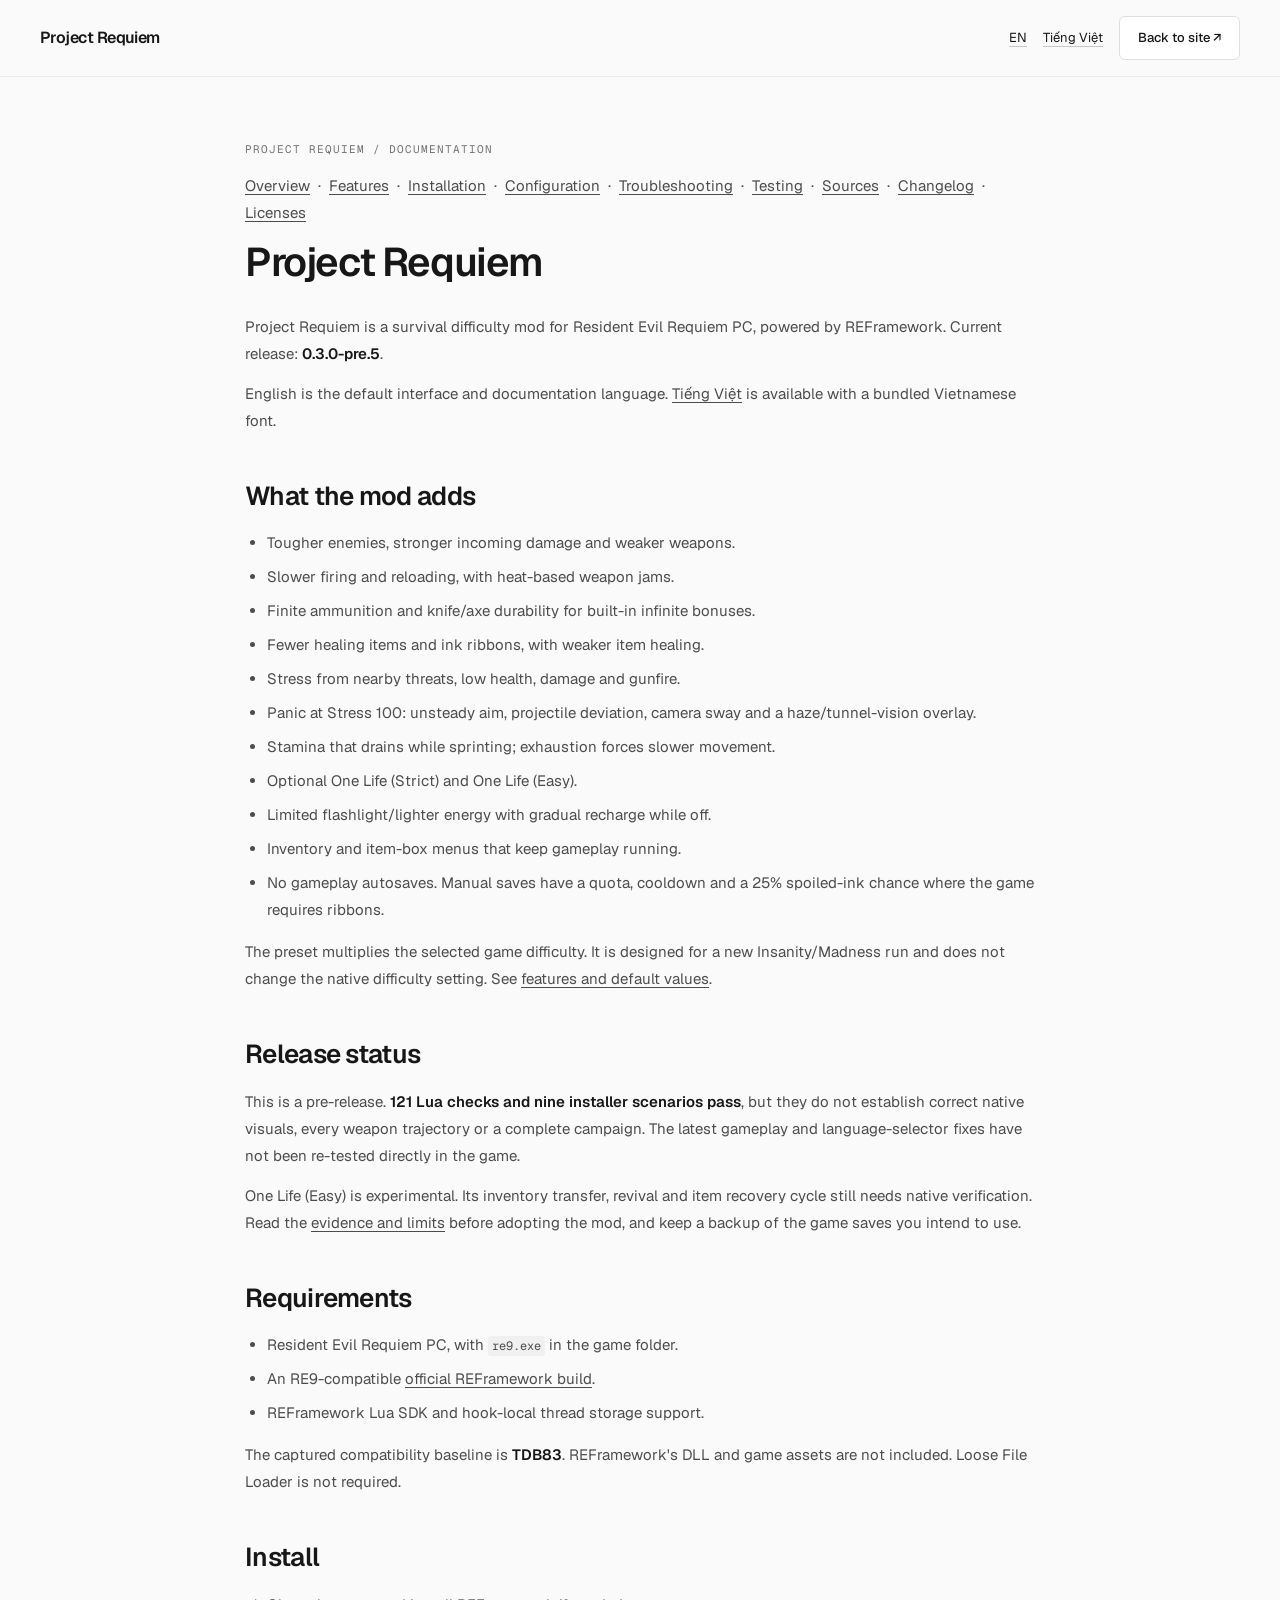
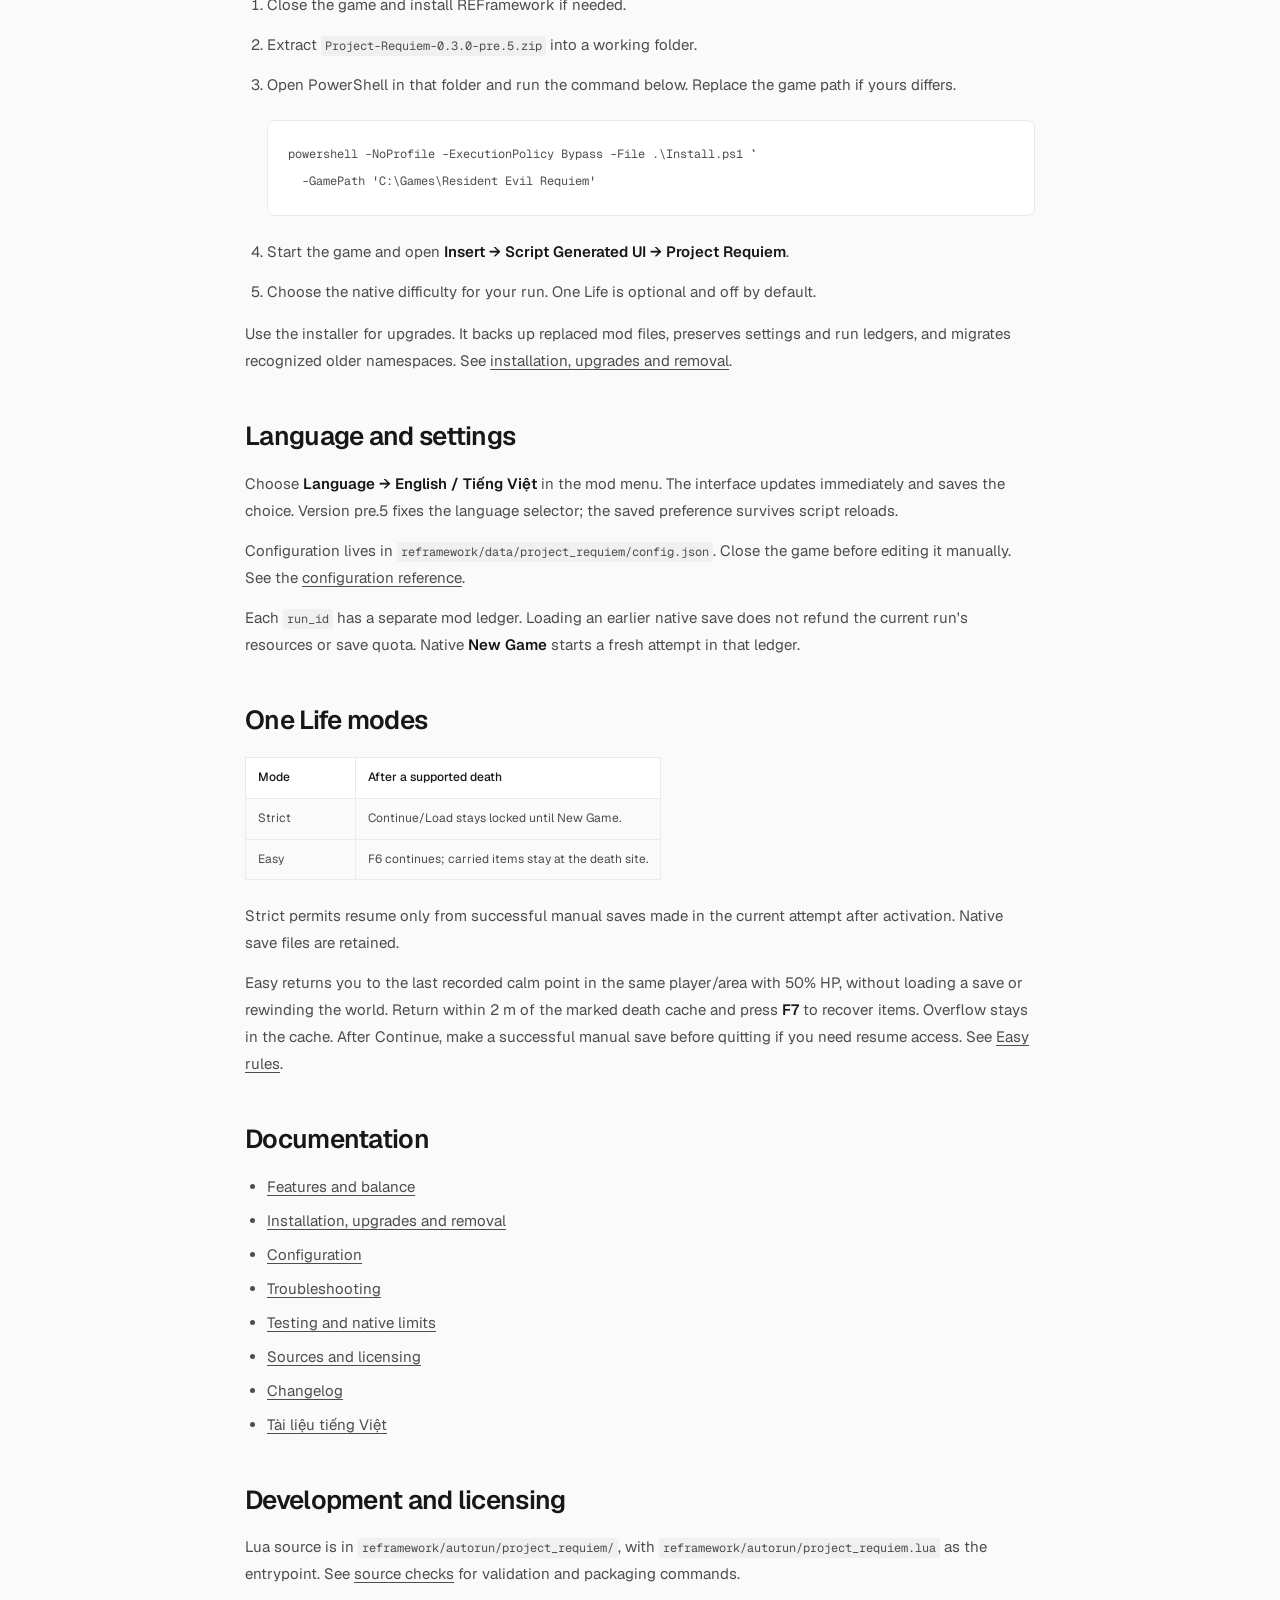
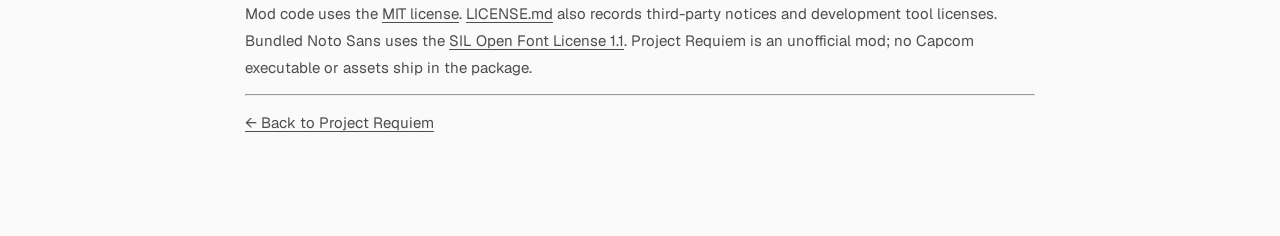
<file: docs/README.html>
<!doctype html>
<html lang="en">
<head>
  <meta charset="utf-8">
  <meta name="viewport" content="width=device-width, initial-scale=1">
  <meta name="theme-color" content="#fafafa">
  <meta name="description" content="Project Requiem — Project Requiem documentation.">
  <title>Project Requiem — Project Requiem</title>
  <link rel="icon" href="../assets/favicon.svg" type="image/svg+xml">
  <link rel="stylesheet" href="../assets/site.css">
</head>
<body>
  <a class="skip-link" href="#main">Skip to content</a>
  <header class="site-header"><div class="nav-shell">
    <a class="wordmark" href="../index.html">Project Requiem</a>
    <nav class="nav-actions" aria-label="Documentation language">
      <a class="text-link" href="README.html" lang="en" aria-current="true">EN</a>
      <a class="text-link" href="vi/README.html" lang="vi">Tiếng Việt</a>
      <a class="button secondary" href="../index.html">Back to site ↗</a>
    </nav>
  </div></header>
  <main class="documentation" id="main">
    <p class="eyebrow">PROJECT REQUIEM / DOCUMENTATION</p>
    <nav aria-label="Documentation navigation"><p><a href="README.html">Overview</a> &nbsp;·&nbsp; <a href="FEATURES.html">Features</a> &nbsp;·&nbsp; <a href="INSTALLATION.html">Installation</a> &nbsp;·&nbsp; <a href="CONFIGURATION.html">Configuration</a> &nbsp;·&nbsp; <a href="TROUBLESHOOTING.html">Troubleshooting</a> &nbsp;·&nbsp; <a href="TESTING.html">Testing</a> &nbsp;·&nbsp; <a href="SOURCES.html">Sources</a> &nbsp;·&nbsp; <a href="CHANGELOG.html">Changelog</a> &nbsp;·&nbsp; <a href="LICENSE.html">Licenses</a></p></nav>
    <article><h1 id="project-requiem">Project Requiem</h1>
<p>Project Requiem is a survival difficulty mod for Resident Evil Requiem PC,
powered by REFramework. Current release: <strong>0.3.0-pre.5</strong>.</p>
<p>English is the default interface and documentation language.
<a href="vi/README.html">Tiếng Việt</a> is available with a bundled Vietnamese font.</p>
<h2 id="what-the-mod-adds">What the mod adds</h2>
<ul>
<li>Tougher enemies, stronger incoming damage and weaker weapons.</li>
<li>Slower firing and reloading, with heat-based weapon jams.</li>
<li>Finite ammunition and knife/axe durability for built-in infinite bonuses.</li>
<li>Fewer healing items and ink ribbons, with weaker item healing.</li>
<li>Stress from nearby threats, low health, damage and gunfire.</li>
<li>Panic at Stress 100: unsteady aim, projectile deviation, camera sway and
a haze/tunnel-vision overlay.</li>
<li>Stamina that drains while sprinting; exhaustion forces slower movement.</li>
<li>Optional One Life (Strict) and One Life (Easy).</li>
<li>Limited flashlight/lighter energy with gradual recharge while off.</li>
<li>Inventory and item-box menus that keep gameplay running.</li>
<li>No gameplay autosaves. Manual saves have a quota, cooldown and a 25%
spoiled-ink chance where the game requires ribbons.</li>
</ul>
<p>The preset multiplies the selected game difficulty. It is designed for a
new Insanity/Madness run and does not change the native difficulty setting.
See <a href="FEATURES.html">features and default values</a>.</p>
<h2 id="release-status">Release status</h2>
<p>This is a pre-release. <strong>121 Lua checks and nine installer scenarios pass</strong>,
but they do not establish correct native visuals, every weapon trajectory
or a complete campaign. The latest gameplay and language-selector fixes
have not been re-tested directly in the game.</p>
<p>One Life (Easy) is experimental. Its inventory transfer, revival and item
recovery cycle still needs native verification. Read the
<a href="TESTING.html">evidence and limits</a> before adopting the mod, and keep a
backup of the game saves you intend to use.</p>
<h2 id="requirements">Requirements</h2>
<ul>
<li>Resident Evil Requiem PC, with <code>re9.exe</code> in the game folder.</li>
<li>An RE9-compatible <a href="https://github.com/praydog/REFramework-nightly/releases" rel="noopener noreferrer">official REFramework build</a>.</li>
<li>REFramework Lua SDK and hook-local thread storage support.</li>
</ul>
<p>The captured compatibility baseline is <strong>TDB83</strong>. REFramework's DLL and
game assets are not included. Loose File Loader is not required.</p>
<h2 id="install">Install</h2>
<ol>
<li>
<p>Close the game and install REFramework if needed.</p>
</li>
<li>
<p>Extract <code>Project-Requiem-0.3.0-pre.5.zip</code> into a working folder.</p>
</li>
<li>
<p>Open PowerShell in that folder and run the command below. Replace the
game path if yours differs.</p>
<pre><code class="language-powershell">powershell -NoProfile -ExecutionPolicy Bypass -File .\Install.ps1 `
  -GamePath 'C:\Games\Resident Evil Requiem'
</code></pre>
</li>
<li>
<p>Start the game and open <strong>Insert → Script Generated UI → Project Requiem</strong>.</p>
</li>
<li>
<p>Choose the native difficulty for your run. One Life is optional and off
by default.</p>
</li>
</ol>
<p>Use the installer for upgrades. It backs up replaced mod files, preserves
settings and run ledgers, and migrates recognized older namespaces.
See <a href="INSTALLATION.html">installation, upgrades and removal</a>.</p>
<h2 id="language-and-settings">Language and settings</h2>
<p>Choose <strong>Language → English / Tiếng Việt</strong> in the mod menu. The interface
updates immediately and saves the choice. Version pre.5 fixes the language
selector; the saved preference survives script reloads.</p>
<p>Configuration lives in <code>reframework/data/project_requiem/config.json</code>.
Close the game before editing it manually. See the
<a href="CONFIGURATION.html">configuration reference</a>.</p>
<p>Each <code>run_id</code> has a separate mod ledger. Loading an earlier native save
does not refund the current run's resources or save quota. Native
<strong>New Game</strong> starts a fresh attempt in that ledger.</p>
<h2 id="one-life-modes">One Life modes</h2>
<table>
<thead>
<tr>
<th>Mode</th>
<th>After a supported death</th>
</tr>
</thead>
<tbody>
<tr>
<td>Strict</td>
<td>Continue/Load stays locked until New Game.</td>
</tr>
<tr>
<td>Easy</td>
<td>F6 continues; carried items stay at the death site.</td>
</tr>
</tbody>
</table>
<p>Strict permits resume only from successful manual saves made in the
current attempt after activation. Native save files are retained.</p>
<p>Easy returns you to the last recorded calm point in the same player/area
with 50% HP, without loading a save or rewinding the world. Return within
2 m of the marked death cache and press <strong>F7</strong> to recover items. Overflow
stays in the cache. After Continue, make a successful manual save before
quitting if you need resume access. See
<a href="FEATURES.html#one-life-easy">Easy rules</a>.</p>
<h2 id="documentation">Documentation</h2>
<ul>
<li><a href="FEATURES.html">Features and balance</a></li>
<li><a href="INSTALLATION.html">Installation, upgrades and removal</a></li>
<li><a href="CONFIGURATION.html">Configuration</a></li>
<li><a href="TROUBLESHOOTING.html">Troubleshooting</a></li>
<li><a href="TESTING.html">Testing and native limits</a></li>
<li><a href="SOURCES.html">Sources and licensing</a></li>
<li><a href="CHANGELOG.html">Changelog</a></li>
<li><a href="vi/README.html">Tài liệu tiếng Việt</a></li>
</ul>
<h2 id="development-and-licensing">Development and licensing</h2>
<p>Lua source is in <code>reframework/autorun/project_requiem/</code>, with
<code>reframework/autorun/project_requiem.lua</code> as the entrypoint. See
<a href="TESTING.html#running-the-source-checks">source checks</a> for validation
and packaging commands.</p>
<p>Mod code uses the <a href="LICENSE.html#project-requiem-code">MIT license</a>.
<a href="LICENSE.html">LICENSE.md</a> also records third-party notices and development
tool licenses. Bundled Noto Sans uses the
<a href="../legal/NotoSans-OFL.txt">SIL Open Font License 1.1</a>.
Project Requiem is an unofficial mod; no Capcom executable or assets ship
in the package.</p>
</article>
    <hr>
    <p><a href="../index.html">← Back to Project Requiem</a></p>
  </main>
</body>
</html>
</file>
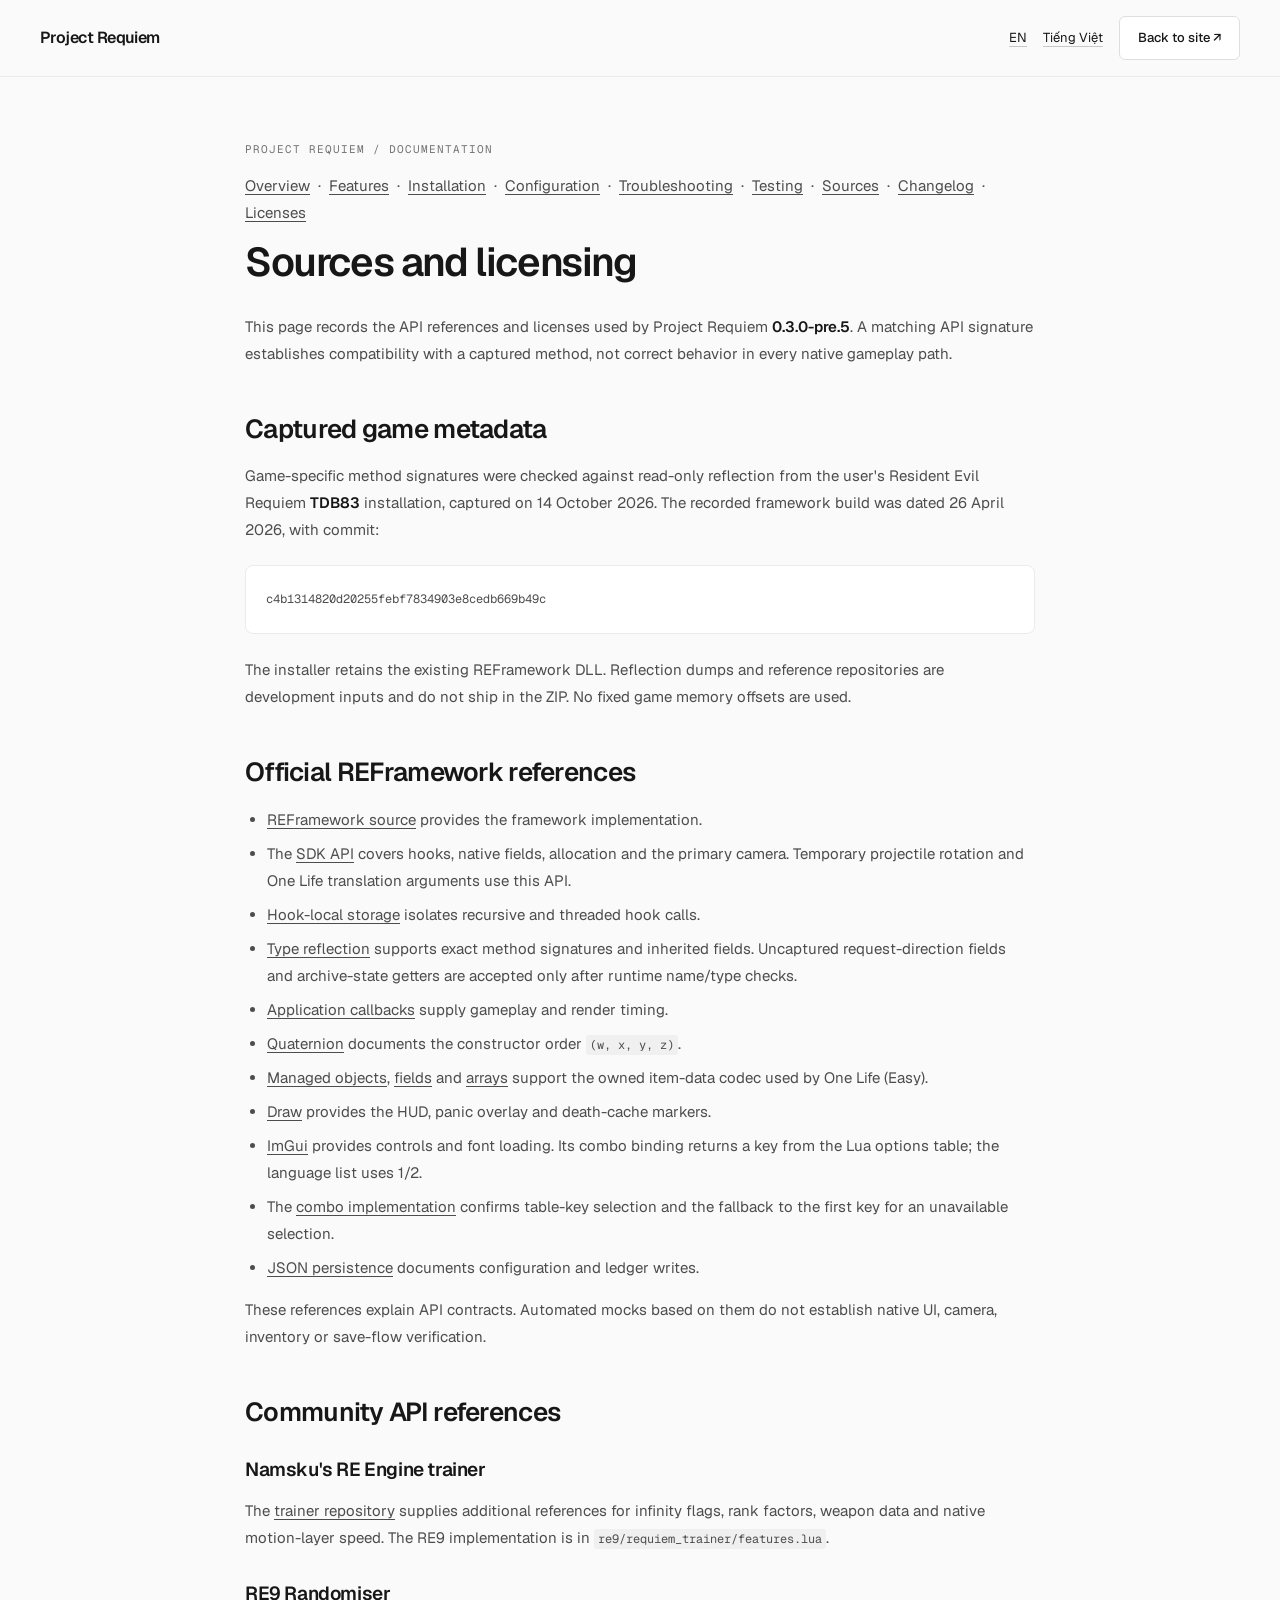
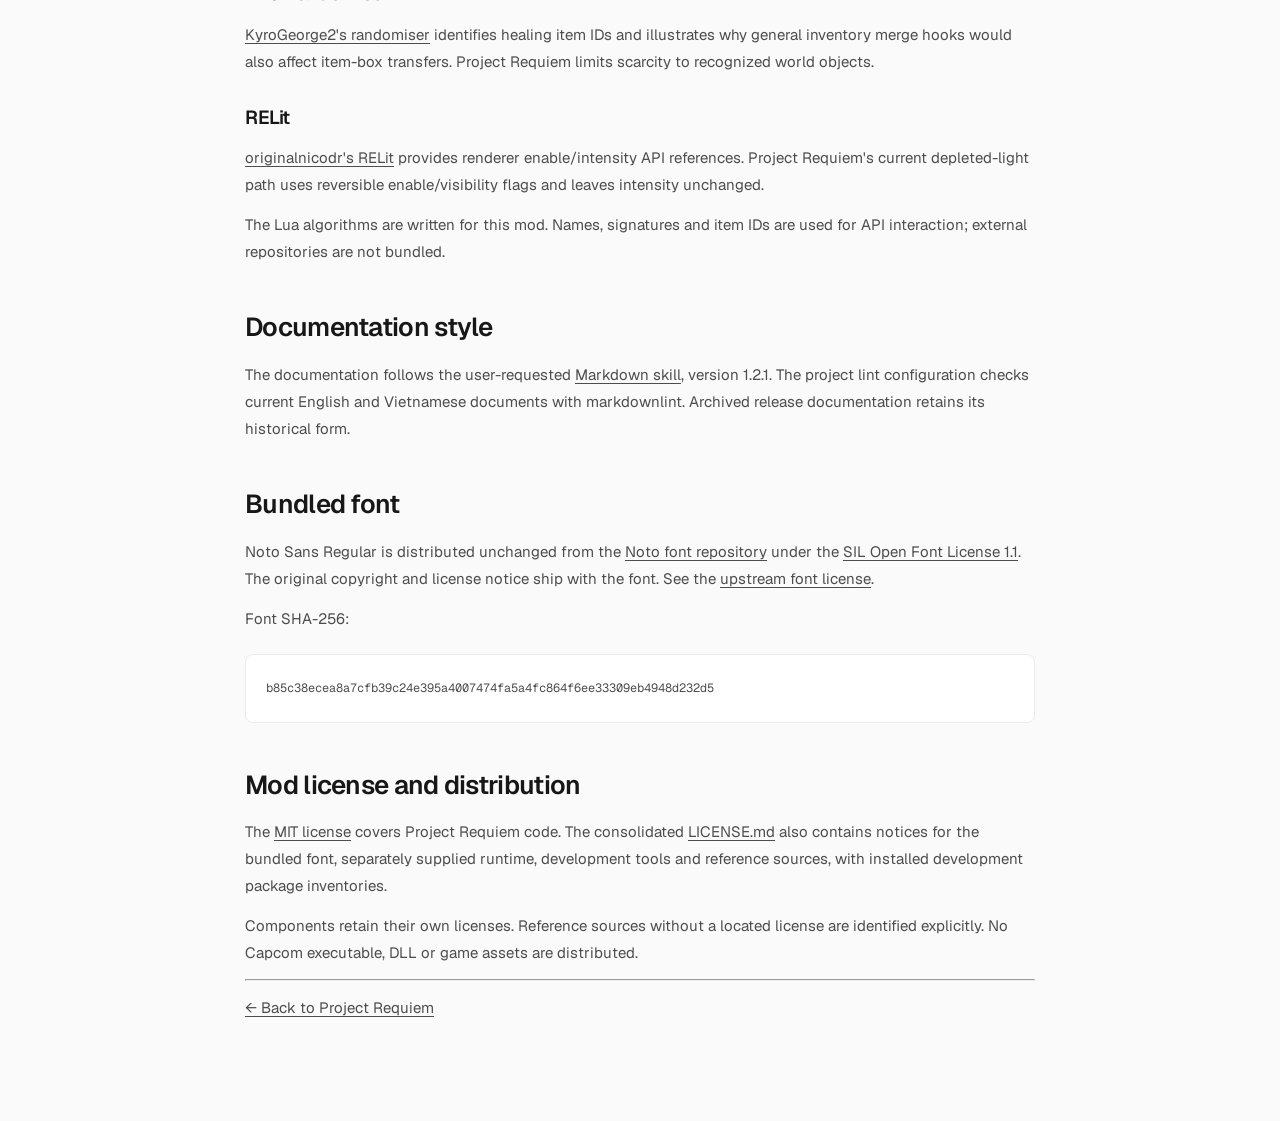
<file: docs/SOURCES.html>
<!doctype html>
<html lang="en">
<head>
  <meta charset="utf-8">
  <meta name="viewport" content="width=device-width, initial-scale=1">
  <meta name="theme-color" content="#fafafa">
  <meta name="description" content="Sources and licensing — Project Requiem documentation.">
  <title>Sources and licensing — Project Requiem</title>
  <link rel="icon" href="../assets/favicon.svg" type="image/svg+xml">
  <link rel="stylesheet" href="../assets/site.css">
</head>
<body>
  <a class="skip-link" href="#main">Skip to content</a>
  <header class="site-header"><div class="nav-shell">
    <a class="wordmark" href="../index.html">Project Requiem</a>
    <nav class="nav-actions" aria-label="Documentation language">
      <a class="text-link" href="README.html" lang="en" aria-current="true">EN</a>
      <a class="text-link" href="vi/README.html" lang="vi">Tiếng Việt</a>
      <a class="button secondary" href="../index.html">Back to site ↗</a>
    </nav>
  </div></header>
  <main class="documentation" id="main">
    <p class="eyebrow">PROJECT REQUIEM / DOCUMENTATION</p>
    <nav aria-label="Documentation navigation"><p><a href="README.html">Overview</a> &nbsp;·&nbsp; <a href="FEATURES.html">Features</a> &nbsp;·&nbsp; <a href="INSTALLATION.html">Installation</a> &nbsp;·&nbsp; <a href="CONFIGURATION.html">Configuration</a> &nbsp;·&nbsp; <a href="TROUBLESHOOTING.html">Troubleshooting</a> &nbsp;·&nbsp; <a href="TESTING.html">Testing</a> &nbsp;·&nbsp; <a href="SOURCES.html">Sources</a> &nbsp;·&nbsp; <a href="CHANGELOG.html">Changelog</a> &nbsp;·&nbsp; <a href="LICENSE.html">Licenses</a></p></nav>
    <article><h1 id="sources-and-licensing">Sources and licensing</h1>
<p>This page records the API references and licenses used by Project Requiem
<strong>0.3.0-pre.5</strong>. A matching API signature establishes compatibility with a
captured method, not correct behavior in every native gameplay path.</p>
<h2 id="captured-game-metadata">Captured game metadata</h2>
<p>Game-specific method signatures were checked against read-only reflection
from the user's Resident Evil Requiem <strong>TDB83</strong> installation, captured on
14 October 2026. The recorded framework build was dated 26 April 2026, with
commit:</p>
<pre><code class="language-text">c4b1314820d20255febf7834903e8cedb669b49c
</code></pre>
<p>The installer retains the existing REFramework DLL. Reflection dumps and
reference repositories are development inputs and do not ship in the ZIP.
No fixed game memory offsets are used.</p>
<h2 id="official-reframework-references">Official REFramework references</h2>
<ul>
<li><a href="https://github.com/praydog/REFramework" rel="noopener noreferrer">REFramework source</a> provides the framework implementation.</li>
<li>The <a href="https://cursey.github.io/reframework-book/api/sdk.html" rel="noopener noreferrer">SDK API</a> covers hooks, native fields, allocation and the primary
camera. Temporary projectile rotation and One Life translation arguments
use this API.</li>
<li><a href="https://cursey.github.io/reframework-book/api/thread.html" rel="noopener noreferrer">Hook-local storage</a> isolates recursive and threaded hook calls.</li>
<li><a href="https://cursey.github.io/reframework-book/api/types/RETypeDefinition.html" rel="noopener noreferrer">Type reflection</a> supports exact method signatures and inherited
fields. Uncaptured request-direction fields and archive-state getters
are accepted only after runtime name/type checks.</li>
<li><a href="https://cursey.github.io/reframework-book/api/re.html" rel="noopener noreferrer">Application callbacks</a> supply gameplay and render timing.</li>
<li><a href="https://cursey.github.io/reframework-book/api/types/Quaternion.html" rel="noopener noreferrer">Quaternion</a> documents the constructor order <code>(w, x, y, z)</code>.</li>
<li><a href="https://cursey.github.io/reframework-book/api/types/REManagedObject.html" rel="noopener noreferrer">Managed objects</a>, <a href="https://cursey.github.io/reframework-book/api/types/REField.html" rel="noopener noreferrer">fields</a> and <a href="https://cursey.github.io/reframework-book/api/types/SystemArray.html" rel="noopener noreferrer">arrays</a> support
the owned item-data codec used by One Life (Easy).</li>
<li><a href="https://cursey.github.io/reframework-book/api/draw.html" rel="noopener noreferrer">Draw</a> provides the HUD, panic overlay and death-cache markers.</li>
<li><a href="https://cursey.github.io/reframework-book/api/imgui.html" rel="noopener noreferrer">ImGui</a> provides controls and font loading. Its combo binding
returns a key from the Lua options table; the language list uses 1/2.</li>
<li>The <a href="https://github.com/praydog/REFramework/blob/master/src/mods/bindings/ImGui.cpp" rel="noopener noreferrer">combo implementation</a> confirms table-key selection and the
fallback to the first key for an unavailable selection.</li>
<li><a href="https://cursey.github.io/reframework-book/api/json.html" rel="noopener noreferrer">JSON persistence</a> documents configuration and ledger writes.</li>
</ul>
<p>These references explain API contracts. Automated mocks based on them do
not establish native UI, camera, inventory or save-flow verification.</p>
<h2 id="community-api-references">Community API references</h2>
<h3 id="namskus-re-engine-trainer">Namsku's RE Engine trainer</h3>
<p>The <a href="https://github.com/Namsku/re-engine-trainer" rel="noopener noreferrer">trainer repository</a> supplies additional references for
infinity flags, rank factors, weapon data and native motion-layer speed.
The RE9 implementation is in <code>re9/requiem_trainer/features.lua</code>.</p>
<h3 id="re9-randomiser">RE9 Randomiser</h3>
<p><a href="https://github.com/KyroGeorge2/RE9-Randomiser" rel="noopener noreferrer">KyroGeorge2's randomiser</a> identifies healing item IDs and
illustrates why general inventory merge hooks would also affect item-box
transfers. Project Requiem limits scarcity to recognized world objects.</p>
<h3 id="relit">RELit</h3>
<p><a href="https://github.com/originalnicodr/RELit" rel="noopener noreferrer">originalnicodr's RELit</a> provides renderer enable/intensity API
references. Project Requiem's current depleted-light path uses reversible
enable/visibility flags and leaves intensity unchanged.</p>
<p>The Lua algorithms are written for this mod. Names, signatures and item
IDs are used for API interaction; external repositories are not bundled.</p>
<h2 id="documentation-style">Documentation style</h2>
<p>The documentation follows the user-requested <a href="https://github.com/RedondoK/claude-md-skill/blob/main/markdown/SKILL.md" rel="noopener noreferrer">Markdown skill</a>,
version 1.2.1. The project lint configuration checks current English and
Vietnamese documents with markdownlint. Archived release documentation
retains its historical form.</p>
<h2 id="bundled-font">Bundled font</h2>
<p>Noto Sans Regular is distributed unchanged from the <a href="https://github.com/notofonts/noto-fonts" rel="noopener noreferrer">Noto font repository</a>
under the
<a href="../legal/NotoSans-OFL.txt">SIL Open Font License 1.1</a>.
The original copyright and license notice ship with the font. See the
<a href="https://github.com/notofonts/noto-fonts/blob/main/LICENSE" rel="noopener noreferrer">upstream font license</a>.</p>
<p>Font SHA-256:</p>
<pre><code class="language-text">b85c38ecea8a7cfb39c24e395a4007474fa5a4fc864f6ee33309eb4948d232d5
</code></pre>
<h2 id="mod-license-and-distribution">Mod license and distribution</h2>
<p>The <a href="LICENSE.html#project-requiem-code">MIT license</a> covers Project Requiem
code. The consolidated <a href="LICENSE.html">LICENSE.md</a> also contains notices
for the bundled font, separately supplied runtime, development tools and
reference sources, with installed development package inventories.</p>
<p>Components retain their own licenses. Reference sources without a located
license are identified explicitly. No Capcom executable, DLL or game
assets are distributed.</p>
</article>
    <hr>
    <p><a href="../index.html">← Back to Project Requiem</a></p>
  </main>
</body>
</html>
</file>
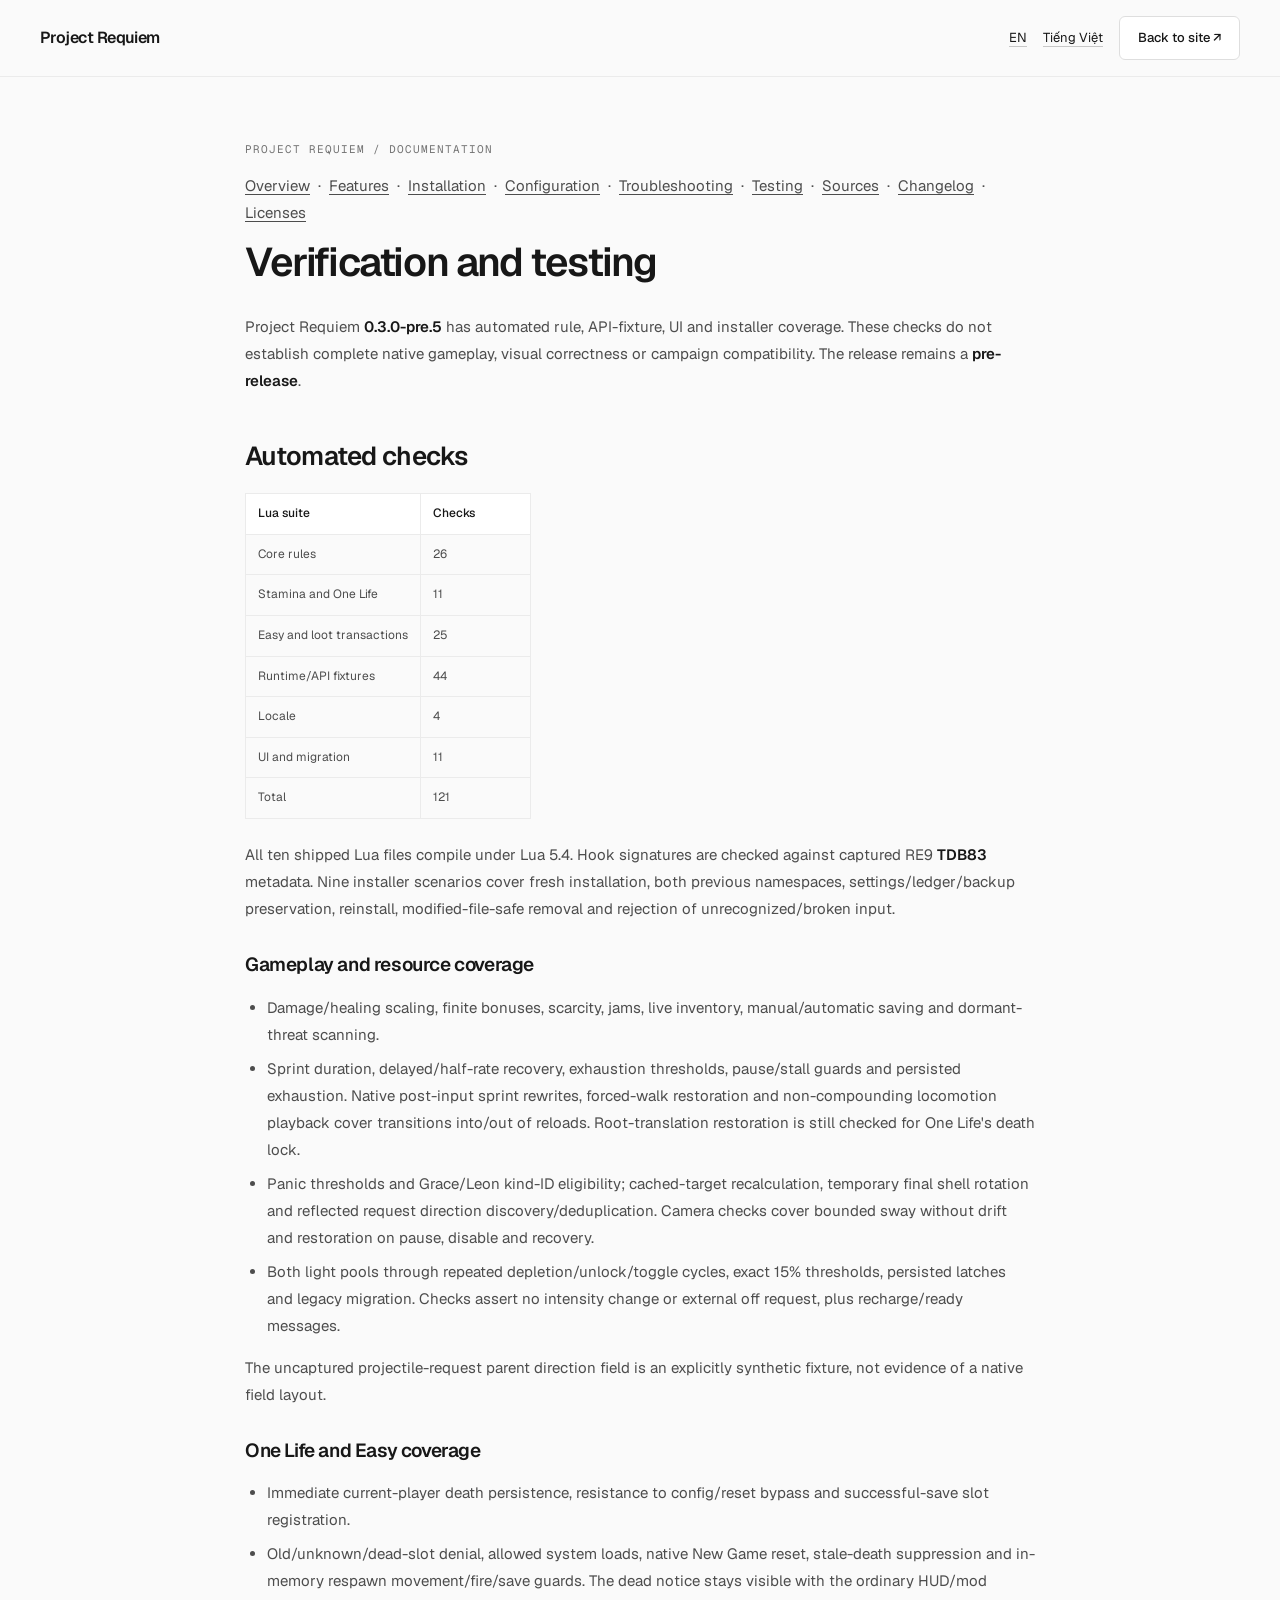
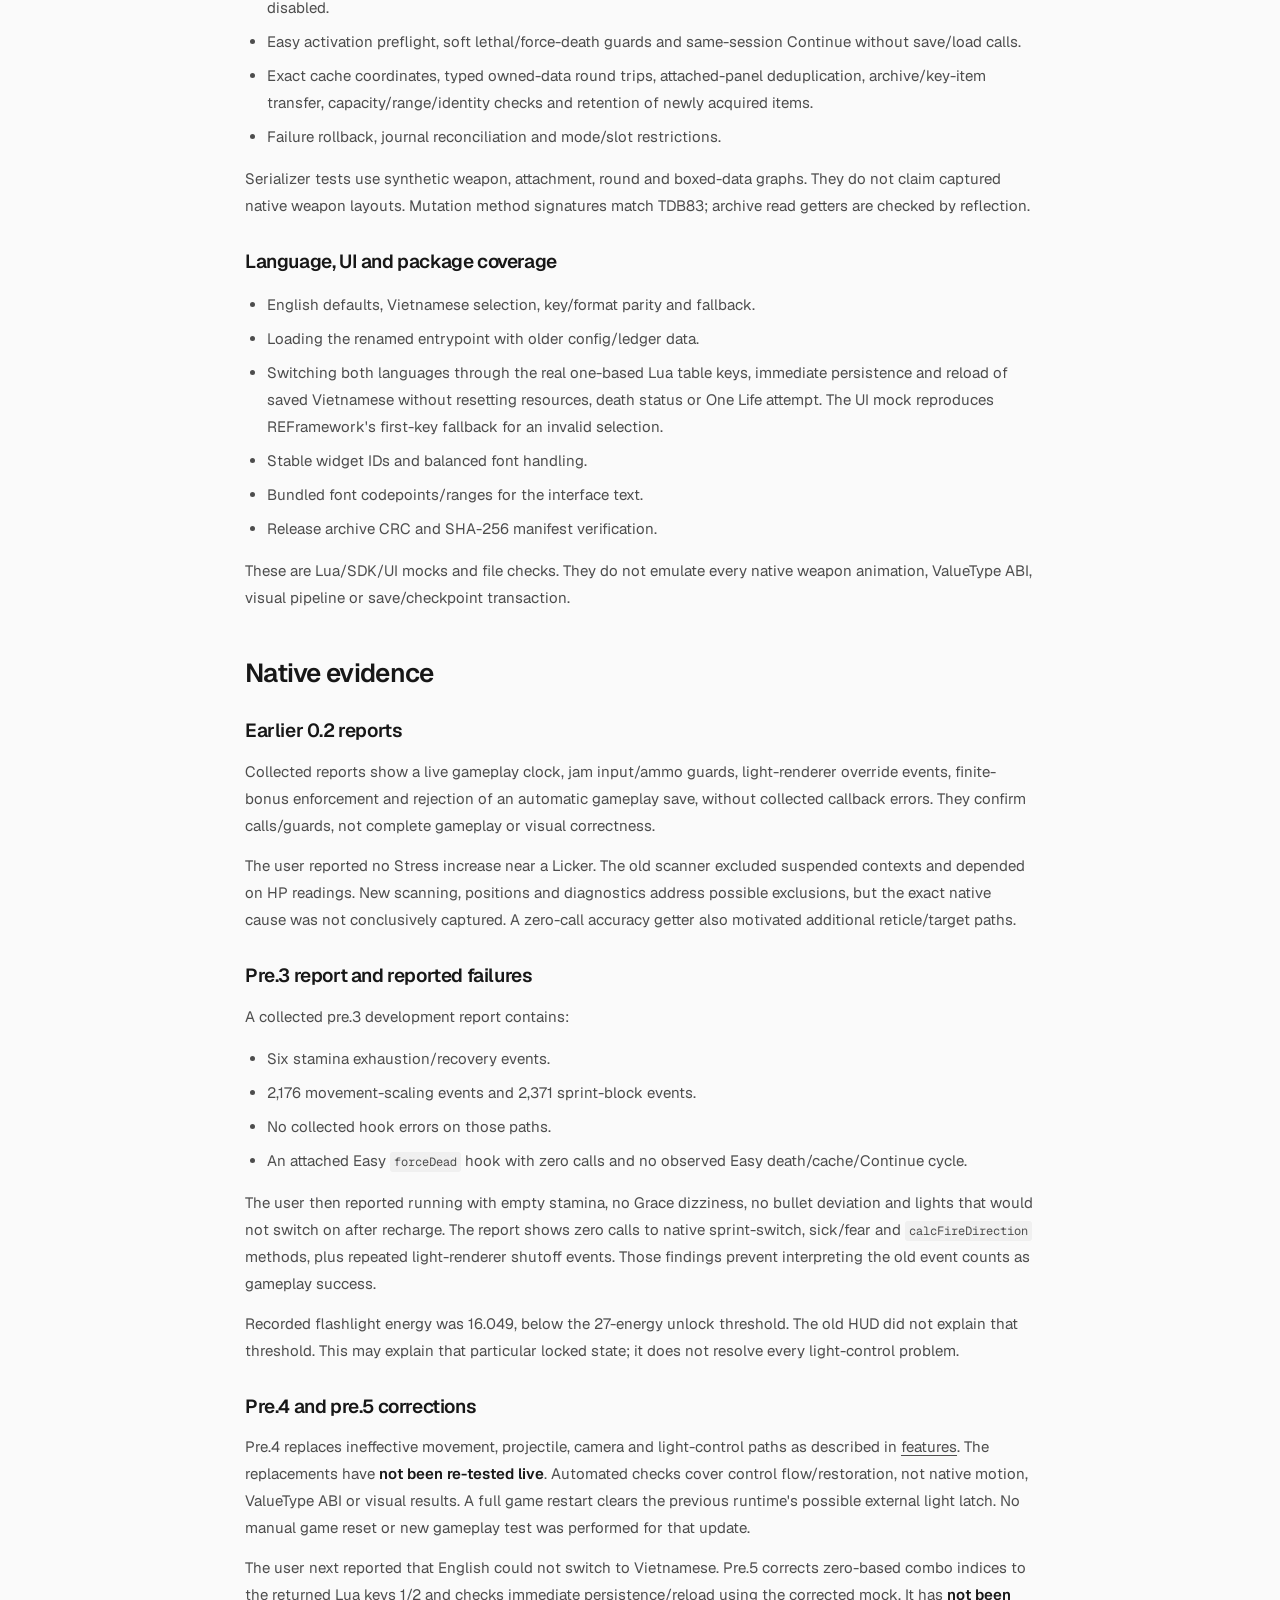
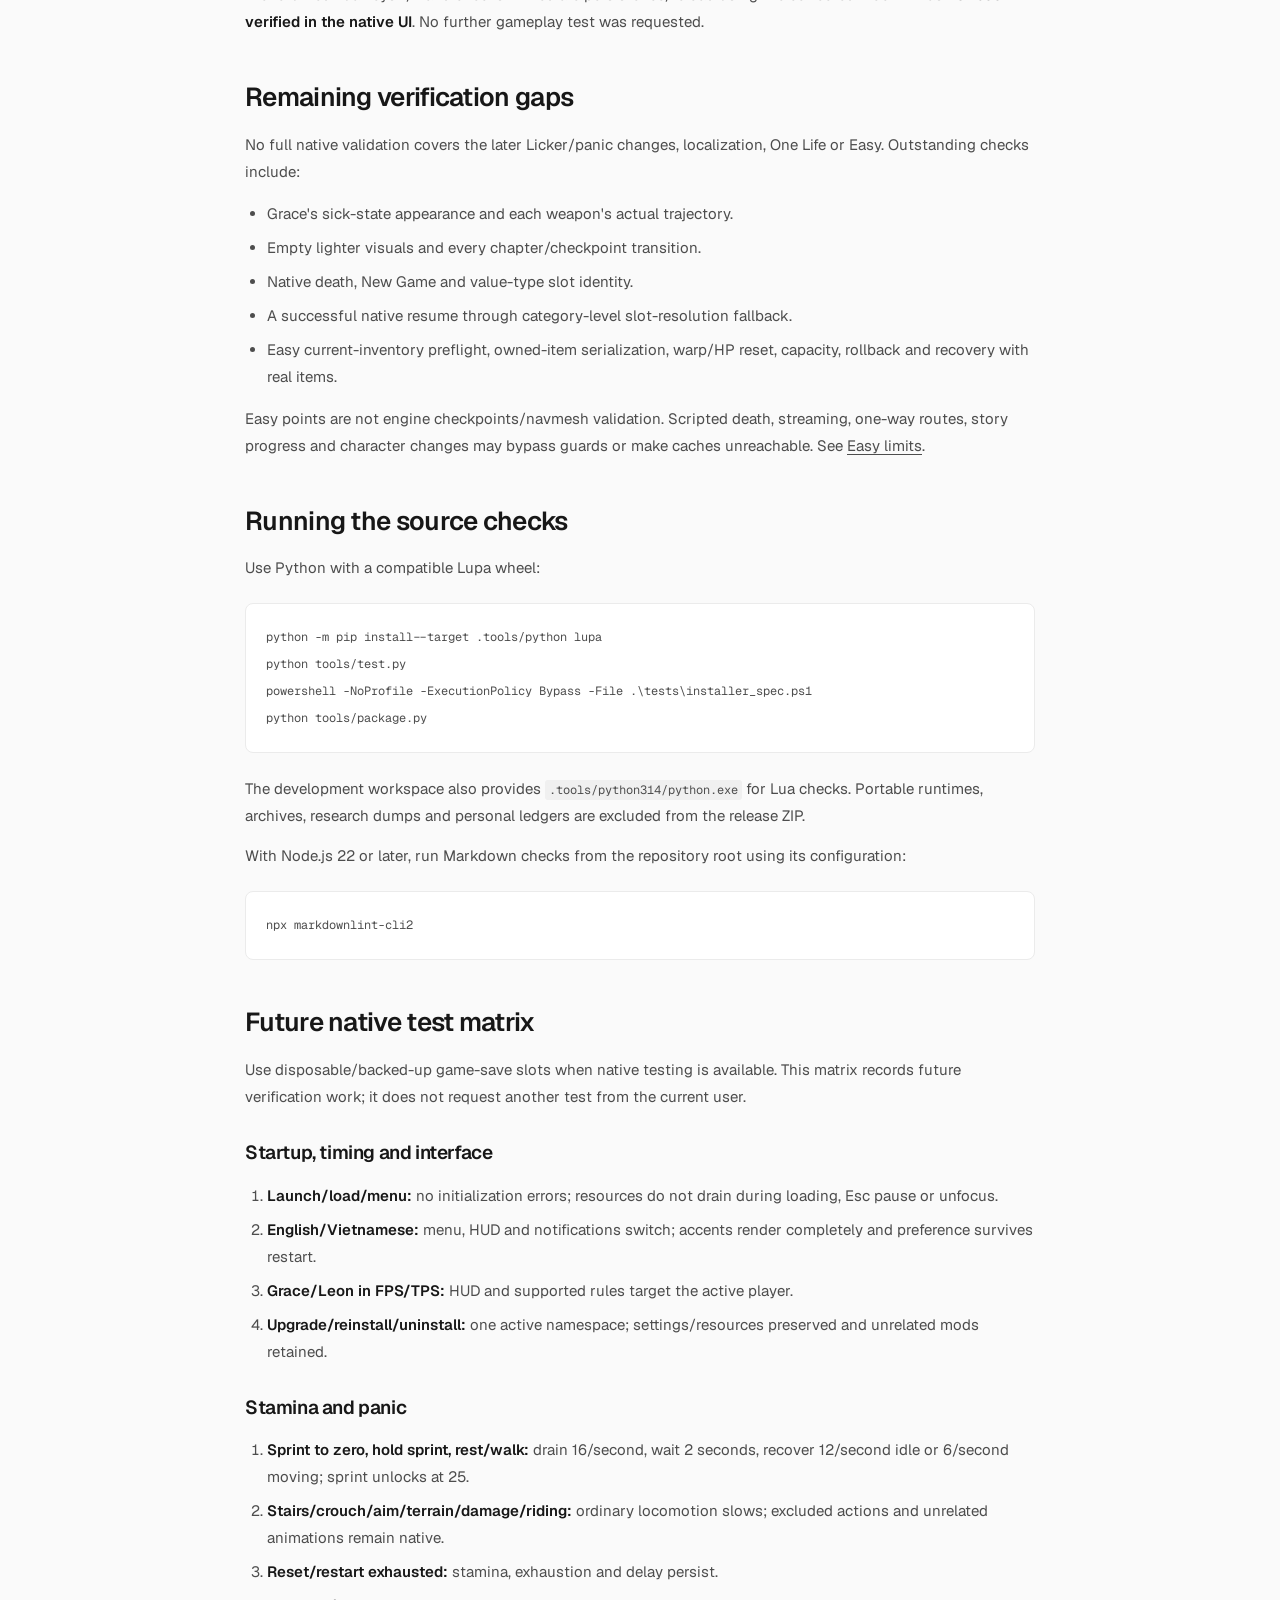
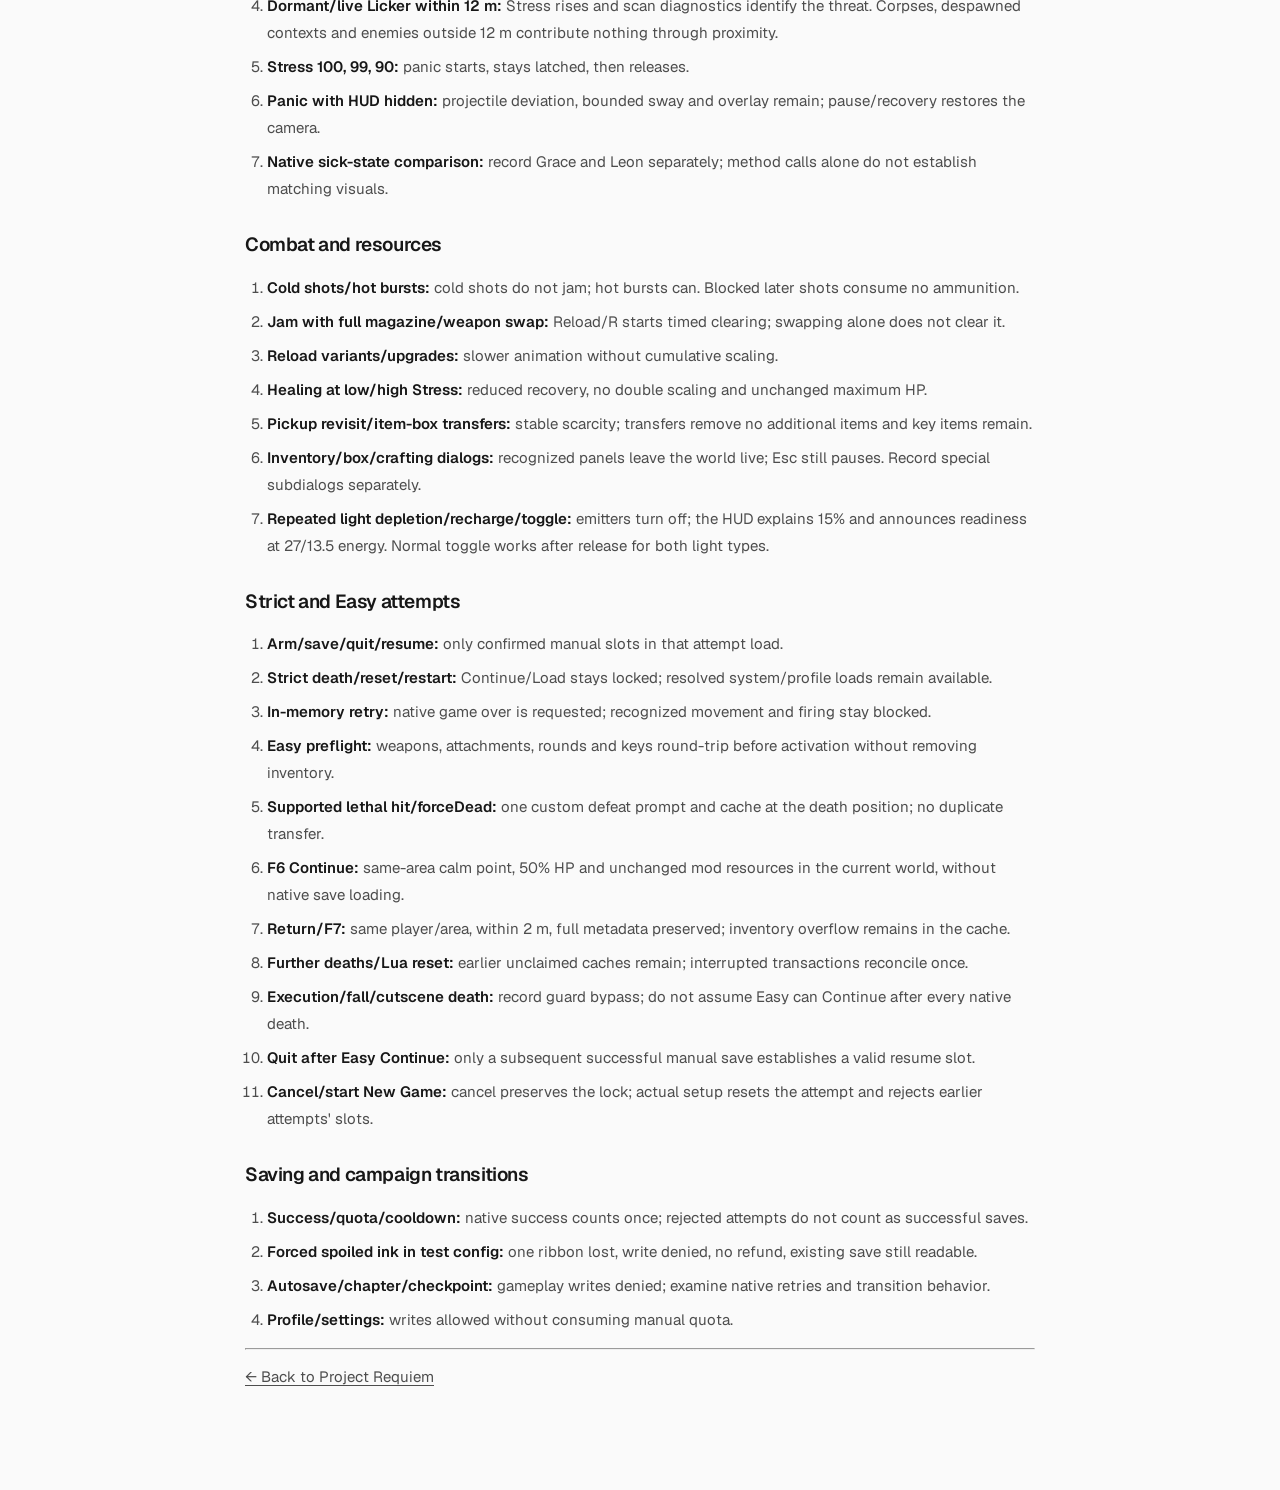
<file: docs/TESTING.html>
<!doctype html>
<html lang="en">
<head>
  <meta charset="utf-8">
  <meta name="viewport" content="width=device-width, initial-scale=1">
  <meta name="theme-color" content="#fafafa">
  <meta name="description" content="Verification and testing — Project Requiem documentation.">
  <title>Verification and testing — Project Requiem</title>
  <link rel="icon" href="../assets/favicon.svg" type="image/svg+xml">
  <link rel="stylesheet" href="../assets/site.css">
</head>
<body>
  <a class="skip-link" href="#main">Skip to content</a>
  <header class="site-header"><div class="nav-shell">
    <a class="wordmark" href="../index.html">Project Requiem</a>
    <nav class="nav-actions" aria-label="Documentation language">
      <a class="text-link" href="README.html" lang="en" aria-current="true">EN</a>
      <a class="text-link" href="vi/README.html" lang="vi">Tiếng Việt</a>
      <a class="button secondary" href="../index.html">Back to site ↗</a>
    </nav>
  </div></header>
  <main class="documentation" id="main">
    <p class="eyebrow">PROJECT REQUIEM / DOCUMENTATION</p>
    <nav aria-label="Documentation navigation"><p><a href="README.html">Overview</a> &nbsp;·&nbsp; <a href="FEATURES.html">Features</a> &nbsp;·&nbsp; <a href="INSTALLATION.html">Installation</a> &nbsp;·&nbsp; <a href="CONFIGURATION.html">Configuration</a> &nbsp;·&nbsp; <a href="TROUBLESHOOTING.html">Troubleshooting</a> &nbsp;·&nbsp; <a href="TESTING.html">Testing</a> &nbsp;·&nbsp; <a href="SOURCES.html">Sources</a> &nbsp;·&nbsp; <a href="CHANGELOG.html">Changelog</a> &nbsp;·&nbsp; <a href="LICENSE.html">Licenses</a></p></nav>
    <article><h1 id="verification-and-testing">Verification and testing</h1>
<p>Project Requiem <strong>0.3.0-pre.5</strong> has automated rule, API-fixture, UI and
installer coverage. These checks do not establish complete native gameplay,
visual correctness or campaign compatibility. The release remains a
<strong>pre-release</strong>.</p>
<h2 id="automated-checks">Automated checks</h2>
<table>
<thead>
<tr>
<th>Lua suite</th>
<th>Checks</th>
</tr>
</thead>
<tbody>
<tr>
<td>Core rules</td>
<td>26</td>
</tr>
<tr>
<td>Stamina and One Life</td>
<td>11</td>
</tr>
<tr>
<td>Easy and loot transactions</td>
<td>25</td>
</tr>
<tr>
<td>Runtime/API fixtures</td>
<td>44</td>
</tr>
<tr>
<td>Locale</td>
<td>4</td>
</tr>
<tr>
<td>UI and migration</td>
<td>11</td>
</tr>
<tr>
<td>Total</td>
<td>121</td>
</tr>
</tbody>
</table>
<p>All ten shipped Lua files compile under Lua 5.4. Hook signatures are checked
against captured RE9 <strong>TDB83</strong> metadata. Nine installer scenarios cover
fresh installation, both previous namespaces, settings/ledger/backup
preservation, reinstall, modified-file-safe removal and rejection of
unrecognized/broken input.</p>
<h3 id="gameplay-and-resource-coverage">Gameplay and resource coverage</h3>
<ul>
<li>Damage/healing scaling, finite bonuses, scarcity, jams, live inventory,
manual/automatic saving and dormant-threat scanning.</li>
<li>Sprint duration, delayed/half-rate recovery, exhaustion thresholds,
pause/stall guards and persisted exhaustion. Native post-input sprint
rewrites, forced-walk restoration and non-compounding locomotion playback
cover transitions into/out of reloads. Root-translation restoration is
still checked for One Life's death lock.</li>
<li>Panic thresholds and Grace/Leon kind-ID eligibility; cached-target
recalculation, temporary final shell rotation and reflected request
direction discovery/deduplication. Camera checks cover bounded sway without
drift and restoration on pause, disable and recovery.</li>
<li>Both light pools through repeated depletion/unlock/toggle cycles, exact
15% thresholds, persisted latches and legacy migration. Checks assert no
intensity change or external off request, plus recharge/ready messages.</li>
</ul>
<p>The uncaptured projectile-request parent direction field is an explicitly
synthetic fixture, not evidence of a native field layout.</p>
<h3 id="one-life-and-easy-coverage">One Life and Easy coverage</h3>
<ul>
<li>Immediate current-player death persistence, resistance to config/reset
bypass and successful-save slot registration.</li>
<li>Old/unknown/dead-slot denial, allowed system loads, native New Game reset,
stale-death suppression and in-memory respawn movement/fire/save guards.
The dead notice stays visible with the ordinary HUD/mod disabled.</li>
<li>Easy activation preflight, soft lethal/force-death guards and same-session
Continue without save/load calls.</li>
<li>Exact cache coordinates, typed owned-data round trips, attached-panel
deduplication, archive/key-item transfer, capacity/range/identity checks
and retention of newly acquired items.</li>
<li>Failure rollback, journal reconciliation and mode/slot restrictions.</li>
</ul>
<p>Serializer tests use synthetic weapon, attachment, round and boxed-data
graphs. They do not claim captured native weapon layouts. Mutation method
signatures match TDB83; archive read getters are checked by reflection.</p>
<h3 id="language-ui-and-package-coverage">Language, UI and package coverage</h3>
<ul>
<li>English defaults, Vietnamese selection, key/format parity and fallback.</li>
<li>Loading the renamed entrypoint with older config/ledger data.</li>
<li>Switching both languages through the real one-based Lua table keys,
immediate persistence and reload of saved Vietnamese without resetting
resources, death status or One Life attempt. The UI mock reproduces
REFramework's first-key fallback for an invalid selection.</li>
<li>Stable widget IDs and balanced font handling.</li>
<li>Bundled font codepoints/ranges for the interface text.</li>
<li>Release archive CRC and SHA-256 manifest verification.</li>
</ul>
<p>These are Lua/SDK/UI mocks and file checks. They do not emulate every native
weapon animation, ValueType ABI, visual pipeline or save/checkpoint
transaction.</p>
<h2 id="native-evidence">Native evidence</h2>
<h3 id="earlier-02-reports">Earlier 0.2 reports</h3>
<p>Collected reports show a live gameplay clock, jam input/ammo guards,
light-renderer override events, finite-bonus enforcement and rejection of an
automatic gameplay save, without collected callback errors. They confirm
calls/guards, not complete gameplay or visual correctness.</p>
<p>The user reported no Stress increase near a Licker. The old scanner excluded
suspended contexts and depended on HP readings. New scanning, positions and
diagnostics address possible exclusions, but the exact native cause was
not conclusively captured. A zero-call accuracy getter also motivated
additional reticle/target paths.</p>
<h3 id="pre3-report-and-reported-failures">Pre.3 report and reported failures</h3>
<p>A collected pre.3 development report contains:</p>
<ul>
<li>Six stamina exhaustion/recovery events.</li>
<li>2,176 movement-scaling events and 2,371 sprint-block events.</li>
<li>No collected hook errors on those paths.</li>
<li>An attached Easy <code>forceDead</code> hook with zero calls and no observed Easy
death/cache/Continue cycle.</li>
</ul>
<p>The user then reported running with empty stamina, no Grace dizziness, no
bullet deviation and lights that would not switch on after recharge. The
report shows zero calls to native sprint-switch, sick/fear and
<code>calcFireDirection</code> methods, plus repeated light-renderer shutoff events.
Those findings prevent interpreting the old event counts as gameplay
success.</p>
<p>Recorded flashlight energy was 16.049, below the 27-energy unlock threshold.
The old HUD did not explain that threshold. This may explain that particular
locked state; it does not resolve every light-control problem.</p>
<h3 id="pre4-and-pre5-corrections">Pre.4 and pre.5 corrections</h3>
<p>Pre.4 replaces ineffective movement, projectile, camera and light-control
paths as described in <a href="FEATURES.html">features</a>. The replacements have <strong>not
been re-tested live</strong>. Automated checks cover control flow/restoration,
not native motion, ValueType ABI or visual results. A full game restart
clears the previous runtime's possible external light latch. No manual
game reset or new gameplay test was performed for that update.</p>
<p>The user next reported that English could not switch to Vietnamese. Pre.5
corrects zero-based combo indices to the returned Lua keys 1/2 and checks
immediate persistence/reload using the corrected mock. It has <strong>not been
verified in the native UI</strong>. No further gameplay test was requested.</p>
<h2 id="remaining-verification-gaps">Remaining verification gaps</h2>
<p>No full native validation covers the later Licker/panic changes,
localization, One Life or Easy. Outstanding checks include:</p>
<ul>
<li>Grace's sick-state appearance and each weapon's actual trajectory.</li>
<li>Empty lighter visuals and every chapter/checkpoint transition.</li>
<li>Native death, New Game and value-type slot identity.</li>
<li>A successful native resume through category-level slot-resolution fallback.</li>
<li>Easy current-inventory preflight, owned-item serialization, warp/HP reset,
capacity, rollback and recovery with real items.</li>
</ul>
<p>Easy points are not engine checkpoints/navmesh validation. Scripted death,
streaming, one-way routes, story progress and character changes may bypass
guards or make caches unreachable. See <a href="FEATURES.html#one-life-easy">Easy limits</a>.</p>
<h2 id="running-the-source-checks">Running the source checks</h2>
<p>Use Python with a compatible Lupa wheel:</p>
<pre><code class="language-powershell">python -m pip install --target .tools/python lupa
python tools/test.py
powershell -NoProfile -ExecutionPolicy Bypass -File .\tests\installer_spec.ps1
python tools/package.py
</code></pre>
<p>The development workspace also provides <code>.tools/python314/python.exe</code> for
Lua checks. Portable runtimes, archives, research dumps and personal ledgers
are excluded from the release ZIP.</p>
<p>With Node.js 22 or later, run Markdown checks from the repository root
using its configuration:</p>
<pre><code class="language-powershell">npx markdownlint-cli2
</code></pre>
<h2 id="future-native-test-matrix">Future native test matrix</h2>
<p>Use disposable/backed-up game-save slots when native testing is available.
This matrix records future verification work; it does not request another
test from the current user.</p>
<h3 id="startup-timing-and-interface">Startup, timing and interface</h3>
<ol>
<li><strong>Launch/load/menu:</strong> no initialization errors; resources do not drain
during loading, Esc pause or unfocus.</li>
<li><strong>English/Vietnamese:</strong> menu, HUD and notifications switch; accents render
completely and preference survives restart.</li>
<li><strong>Grace/Leon in FPS/TPS:</strong> HUD and supported rules target the active player.</li>
<li><strong>Upgrade/reinstall/uninstall:</strong> one active namespace; settings/resources
preserved and unrelated mods retained.</li>
</ol>
<h3 id="stamina-and-panic">Stamina and panic</h3>
<ol>
<li><strong>Sprint to zero, hold sprint, rest/walk:</strong> drain 16/second, wait 2 seconds,
recover 12/second idle or 6/second moving; sprint unlocks at 25.</li>
<li><strong>Stairs/crouch/aim/terrain/damage/riding:</strong> ordinary locomotion slows;
excluded actions and unrelated animations remain native.</li>
<li><strong>Reset/restart exhausted:</strong> stamina, exhaustion and delay persist.</li>
<li><strong>Dormant/live Licker within 12 m:</strong> Stress rises and scan diagnostics
identify the threat. Corpses, despawned contexts and enemies outside
12 m contribute nothing through proximity.</li>
<li><strong>Stress 100, 99, 90:</strong> panic starts, stays latched, then releases.</li>
<li><strong>Panic with HUD hidden:</strong> projectile deviation, bounded sway and overlay
remain; pause/recovery restores the camera.</li>
<li><strong>Native sick-state comparison:</strong> record Grace and Leon separately;
method calls alone do not establish matching visuals.</li>
</ol>
<h3 id="combat-and-resources">Combat and resources</h3>
<ol>
<li><strong>Cold shots/hot bursts:</strong> cold shots do not jam; hot bursts can. Blocked
later shots consume no ammunition.</li>
<li><strong>Jam with full magazine/weapon swap:</strong> Reload/R starts timed clearing;
swapping alone does not clear it.</li>
<li><strong>Reload variants/upgrades:</strong> slower animation without cumulative scaling.</li>
<li><strong>Healing at low/high Stress:</strong> reduced recovery, no double scaling and
unchanged maximum HP.</li>
<li><strong>Pickup revisit/item-box transfers:</strong> stable scarcity; transfers remove
no additional items and key items remain.</li>
<li><strong>Inventory/box/crafting dialogs:</strong> recognized panels leave the world live;
Esc still pauses. Record special subdialogs separately.</li>
<li><strong>Repeated light depletion/recharge/toggle:</strong> emitters turn off; the HUD
explains 15% and announces readiness at 27/13.5 energy. Normal toggle
works after release for both light types.</li>
</ol>
<h3 id="strict-and-easy-attempts">Strict and Easy attempts</h3>
<ol>
<li><strong>Arm/save/quit/resume:</strong> only confirmed manual slots in that attempt load.</li>
<li><strong>Strict death/reset/restart:</strong> Continue/Load stays locked; resolved
system/profile loads remain available.</li>
<li><strong>In-memory retry:</strong> native game over is requested; recognized movement
and firing stay blocked.</li>
<li><strong>Easy preflight:</strong> weapons, attachments, rounds and keys round-trip before
activation without removing inventory.</li>
<li><strong>Supported lethal hit/forceDead:</strong> one custom defeat prompt and cache at
the death position; no duplicate transfer.</li>
<li><strong>F6 Continue:</strong> same-area calm point, 50% HP and unchanged mod resources
in the current world, without native save loading.</li>
<li><strong>Return/F7:</strong> same player/area, within 2 m, full metadata preserved;
inventory overflow remains in the cache.</li>
<li><strong>Further deaths/Lua reset:</strong> earlier unclaimed caches remain; interrupted
transactions reconcile once.</li>
<li><strong>Execution/fall/cutscene death:</strong> record guard bypass; do not assume Easy
can Continue after every native death.</li>
<li><strong>Quit after Easy Continue:</strong> only a subsequent successful manual save
establishes a valid resume slot.</li>
<li><strong>Cancel/start New Game:</strong> cancel preserves the lock; actual setup resets
the attempt and rejects earlier attempts' slots.</li>
</ol>
<h3 id="saving-and-campaign-transitions">Saving and campaign transitions</h3>
<ol>
<li><strong>Success/quota/cooldown:</strong> native success counts once; rejected attempts
do not count as successful saves.</li>
<li><strong>Forced spoiled ink in test config:</strong> one ribbon lost, write denied,
no refund, existing save still readable.</li>
<li><strong>Autosave/chapter/checkpoint:</strong> gameplay writes denied; examine native
retries and transition behavior.</li>
<li><strong>Profile/settings:</strong> writes allowed without consuming manual quota.</li>
</ol>
</article>
    <hr>
    <p><a href="../index.html">← Back to Project Requiem</a></p>
  </main>
</body>
</html>
</file>
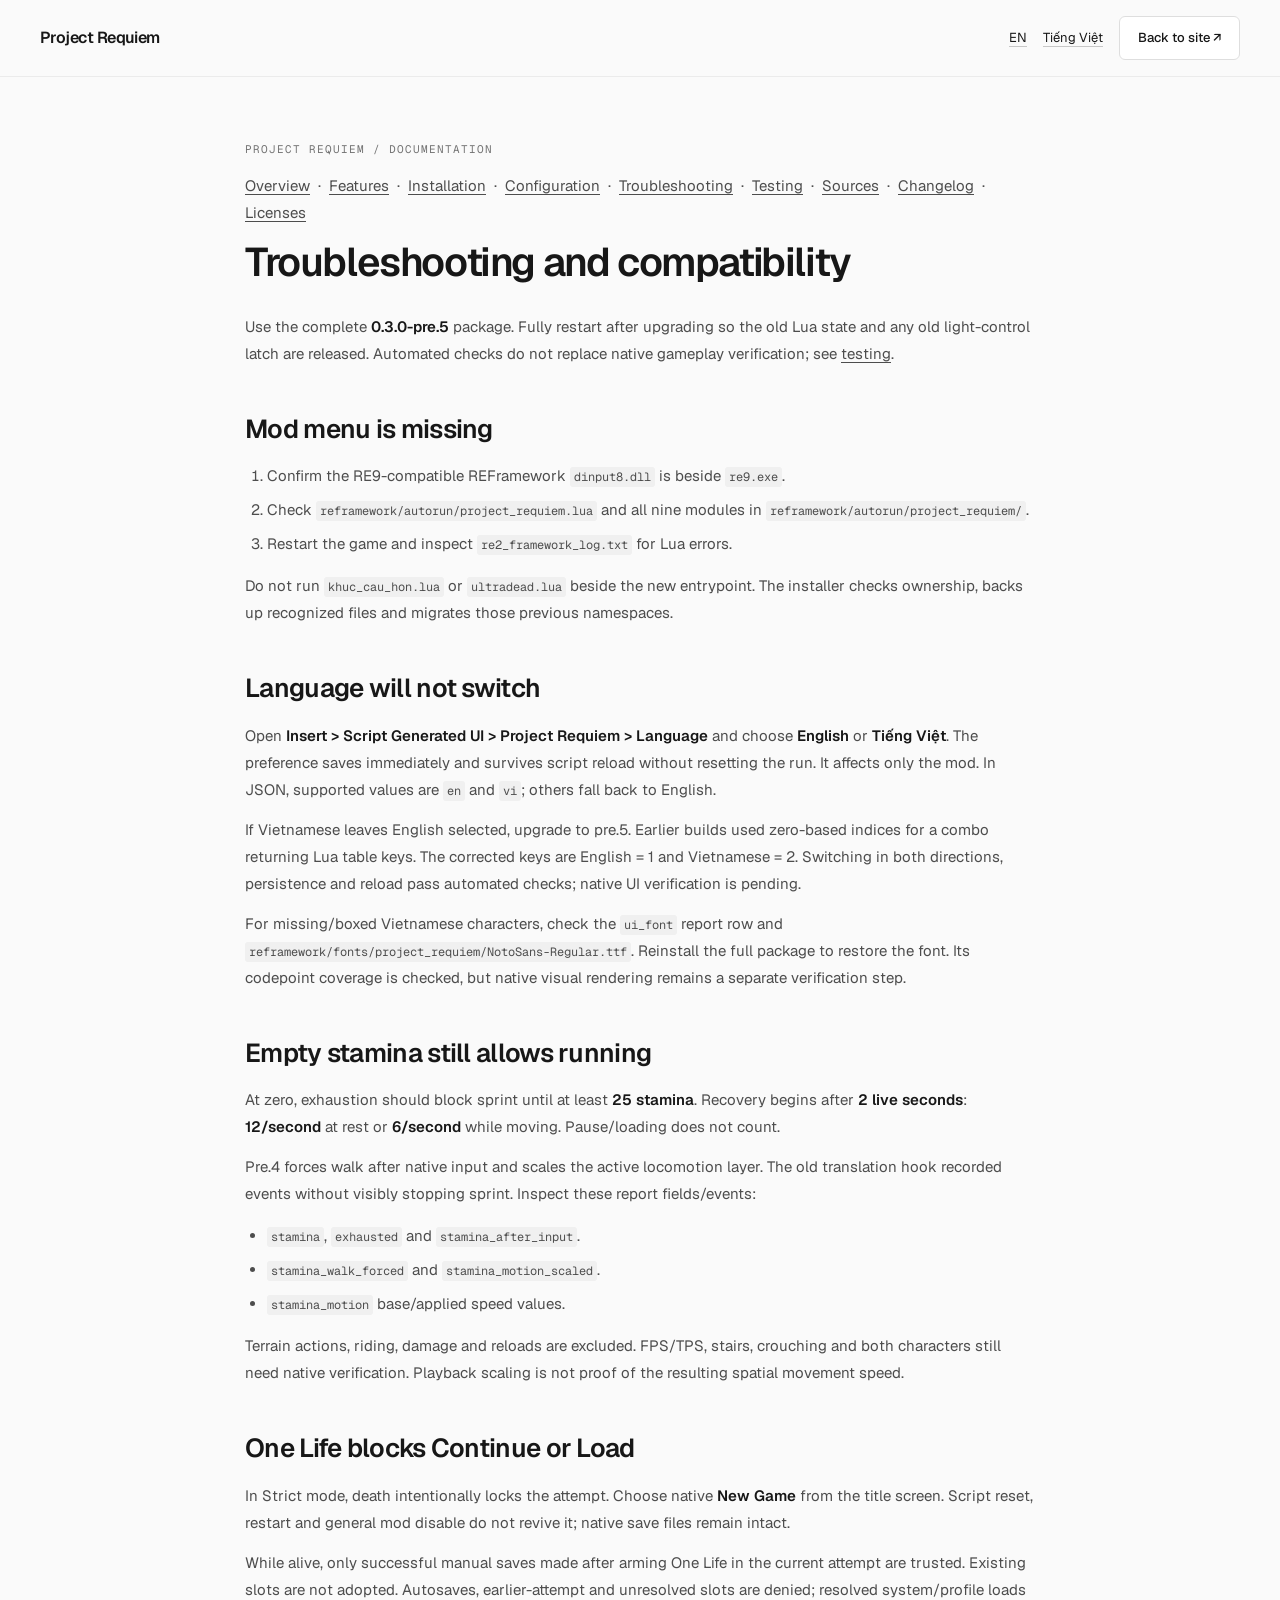
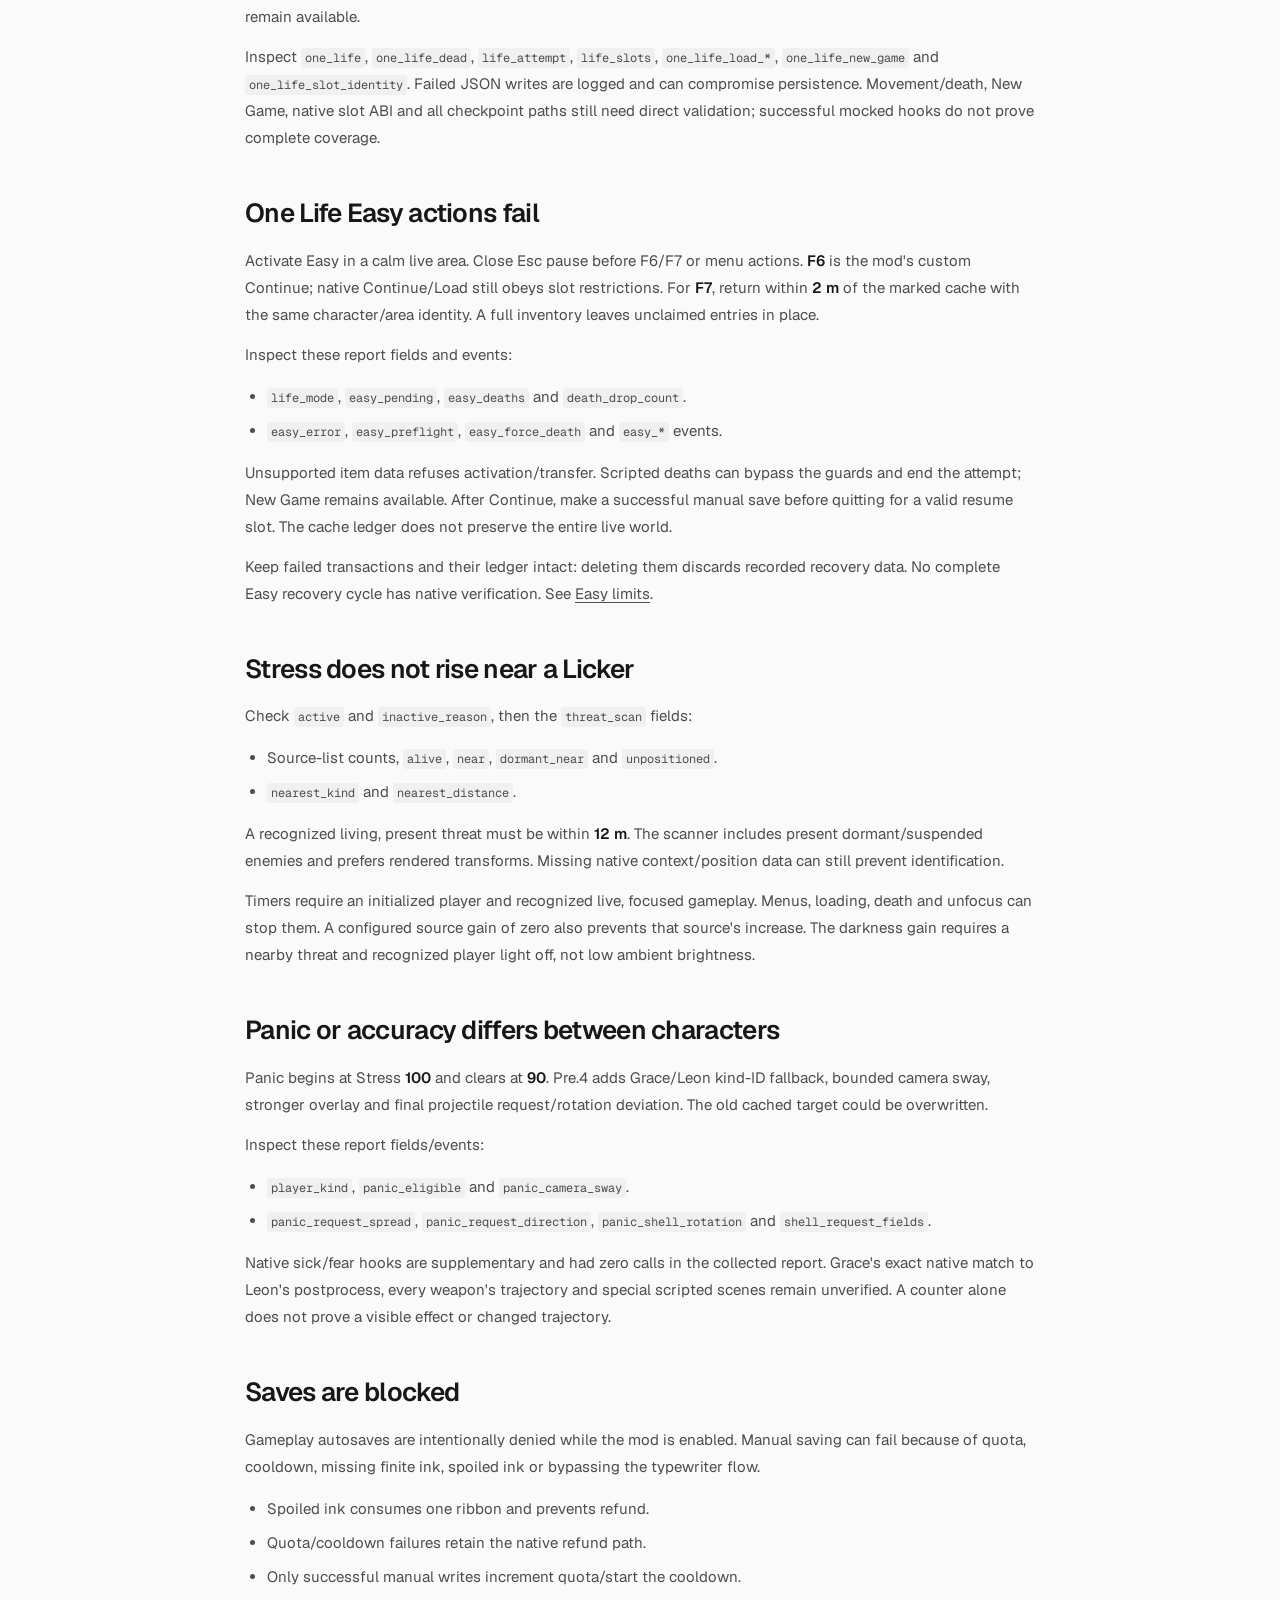
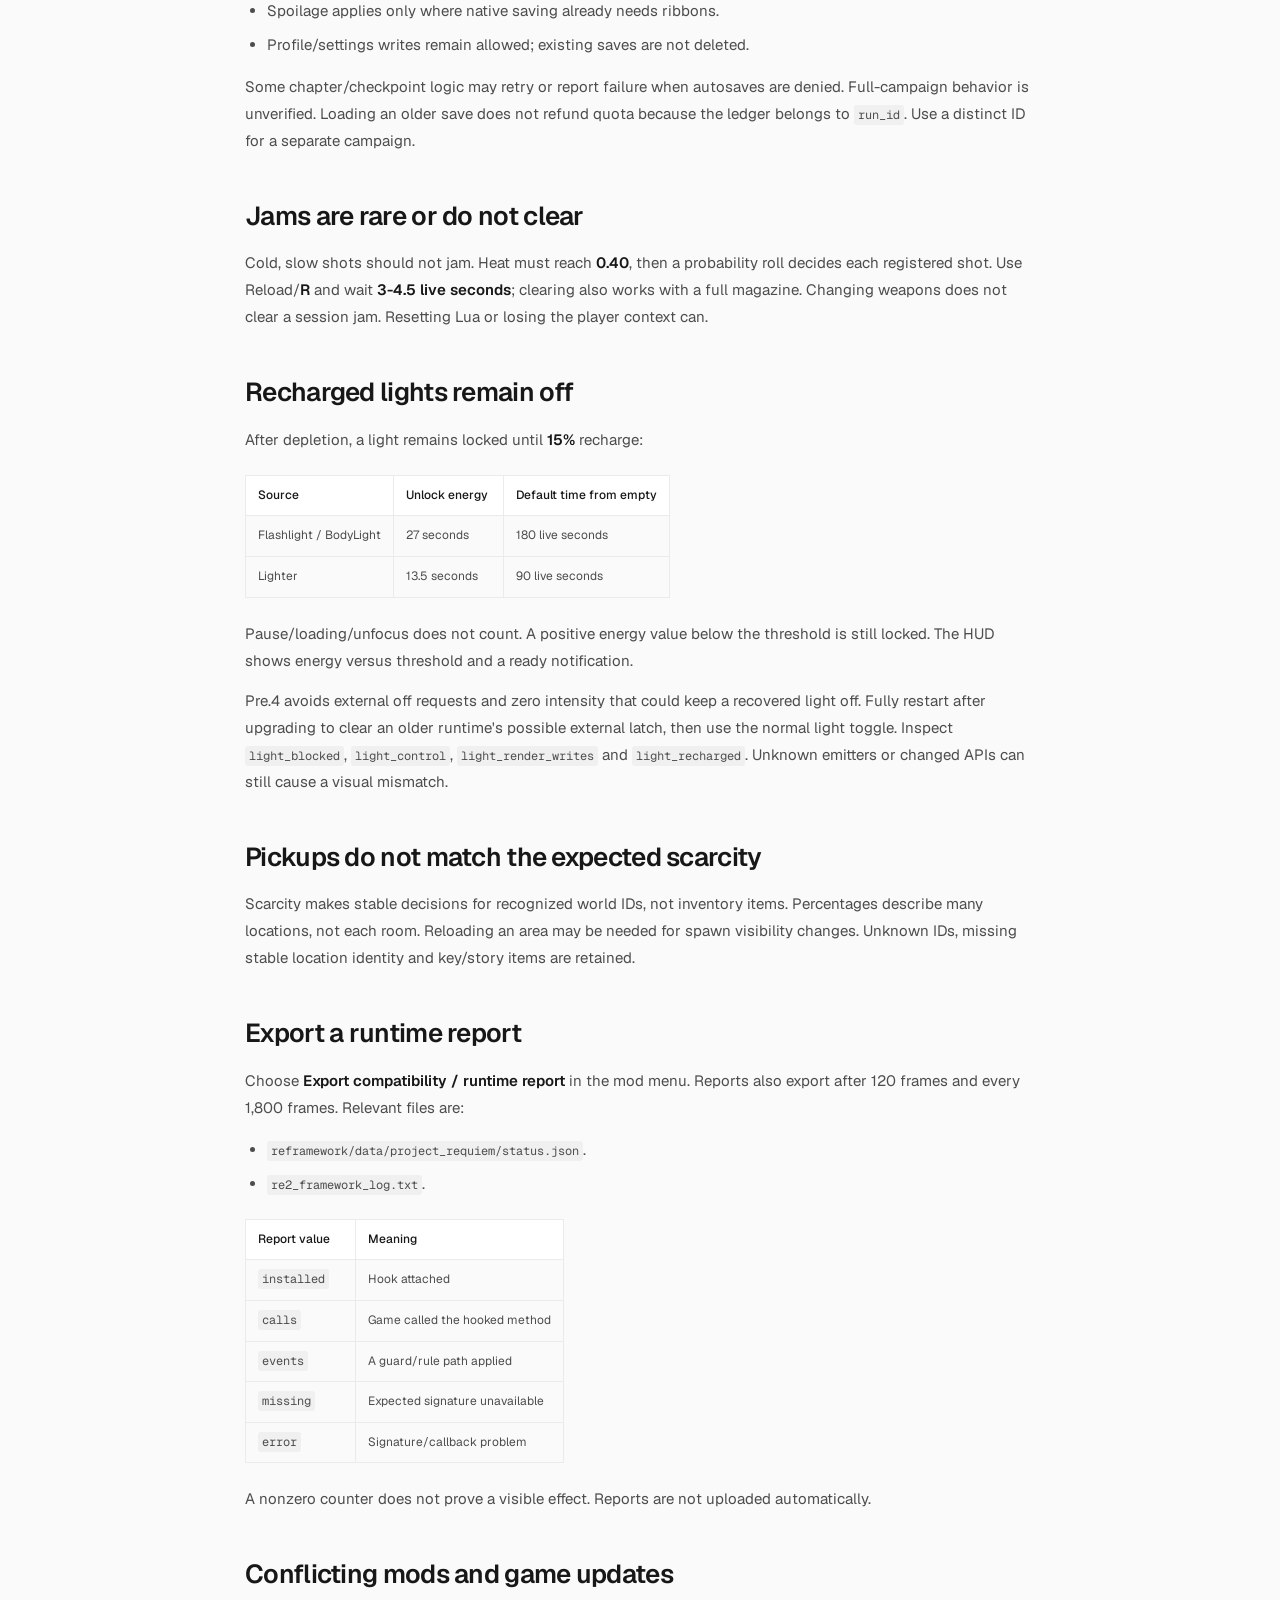
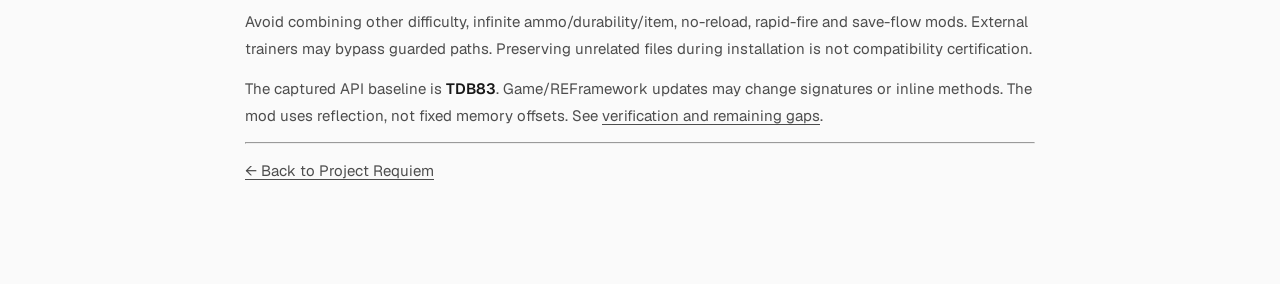
<file: docs/TROUBLESHOOTING.html>
<!doctype html>
<html lang="en">
<head>
  <meta charset="utf-8">
  <meta name="viewport" content="width=device-width, initial-scale=1">
  <meta name="theme-color" content="#fafafa">
  <meta name="description" content="Troubleshooting and compatibility — Project Requiem documentation.">
  <title>Troubleshooting and compatibility — Project Requiem</title>
  <link rel="icon" href="../assets/favicon.svg" type="image/svg+xml">
  <link rel="stylesheet" href="../assets/site.css">
</head>
<body>
  <a class="skip-link" href="#main">Skip to content</a>
  <header class="site-header"><div class="nav-shell">
    <a class="wordmark" href="../index.html">Project Requiem</a>
    <nav class="nav-actions" aria-label="Documentation language">
      <a class="text-link" href="README.html" lang="en" aria-current="true">EN</a>
      <a class="text-link" href="vi/README.html" lang="vi">Tiếng Việt</a>
      <a class="button secondary" href="../index.html">Back to site ↗</a>
    </nav>
  </div></header>
  <main class="documentation" id="main">
    <p class="eyebrow">PROJECT REQUIEM / DOCUMENTATION</p>
    <nav aria-label="Documentation navigation"><p><a href="README.html">Overview</a> &nbsp;·&nbsp; <a href="FEATURES.html">Features</a> &nbsp;·&nbsp; <a href="INSTALLATION.html">Installation</a> &nbsp;·&nbsp; <a href="CONFIGURATION.html">Configuration</a> &nbsp;·&nbsp; <a href="TROUBLESHOOTING.html">Troubleshooting</a> &nbsp;·&nbsp; <a href="TESTING.html">Testing</a> &nbsp;·&nbsp; <a href="SOURCES.html">Sources</a> &nbsp;·&nbsp; <a href="CHANGELOG.html">Changelog</a> &nbsp;·&nbsp; <a href="LICENSE.html">Licenses</a></p></nav>
    <article><h1 id="troubleshooting-and-compatibility">Troubleshooting and compatibility</h1>
<p>Use the complete <strong>0.3.0-pre.5</strong> package. Fully restart after upgrading so
the old Lua state and any old light-control latch are released. Automated
checks do not replace native gameplay verification; see <a href="TESTING.html">testing</a>.</p>
<h2 id="mod-menu-is-missing">Mod menu is missing</h2>
<ol>
<li>Confirm the RE9-compatible REFramework <code>dinput8.dll</code> is beside <code>re9.exe</code>.</li>
<li>Check <code>reframework/autorun/project_requiem.lua</code> and all nine modules in
<code>reframework/autorun/project_requiem/</code>.</li>
<li>Restart the game and inspect <code>re2_framework_log.txt</code> for Lua errors.</li>
</ol>
<p>Do not run <code>khuc_cau_hon.lua</code> or <code>ultradead.lua</code> beside the new entrypoint.
The installer checks ownership, backs up recognized files and migrates
those previous namespaces.</p>
<h2 id="language-will-not-switch">Language will not switch</h2>
<p>Open <strong>Insert &gt; Script Generated UI &gt; Project Requiem &gt; Language</strong> and
choose <strong>English</strong> or <strong>Tiếng Việt</strong>. The preference saves immediately and
survives script reload without resetting the run. It affects only the mod.
In JSON, supported values are <code>en</code> and <code>vi</code>; others fall back to English.</p>
<p>If Vietnamese leaves English selected, upgrade to pre.5. Earlier builds
used zero-based indices for a combo returning Lua table keys. The corrected
keys are English = 1 and Vietnamese = 2. Switching in both directions,
persistence and reload pass automated checks; native UI verification is
pending.</p>
<p>For missing/boxed Vietnamese characters, check the <code>ui_font</code> report row and
<code>reframework/fonts/project_requiem/NotoSans-Regular.ttf</code>. Reinstall the full
package to restore the font. Its codepoint coverage is checked, but native
visual rendering remains a separate verification step.</p>
<h2 id="empty-stamina-still-allows-running">Empty stamina still allows running</h2>
<p>At zero, exhaustion should block sprint until at least <strong>25 stamina</strong>.
Recovery begins after <strong>2 live seconds</strong>: <strong>12/second</strong> at rest or
<strong>6/second</strong> while moving. Pause/loading does not count.</p>
<p>Pre.4 forces walk after native input and scales the active locomotion layer.
The old translation hook recorded events without visibly stopping sprint.
Inspect these report fields/events:</p>
<ul>
<li><code>stamina</code>, <code>exhausted</code> and <code>stamina_after_input</code>.</li>
<li><code>stamina_walk_forced</code> and <code>stamina_motion_scaled</code>.</li>
<li><code>stamina_motion</code> base/applied speed values.</li>
</ul>
<p>Terrain actions, riding, damage and reloads are excluded. FPS/TPS, stairs,
crouching and both characters still need native verification. Playback
scaling is not proof of the resulting spatial movement speed.</p>
<h2 id="one-life-blocks-continue-or-load">One Life blocks Continue or Load</h2>
<p>In Strict mode, death intentionally locks the attempt. Choose native
<strong>New Game</strong> from the title screen. Script reset, restart and general mod
disable do not revive it; native save files remain intact.</p>
<p>While alive, only successful manual saves made after arming One Life in the
current attempt are trusted. Existing slots are not adopted. Autosaves,
earlier-attempt and unresolved slots are denied; resolved system/profile
loads remain available.</p>
<p>Inspect <code>one_life</code>, <code>one_life_dead</code>, <code>life_attempt</code>, <code>life_slots</code>,
<code>one_life_load_*</code>, <code>one_life_new_game</code> and <code>one_life_slot_identity</code>. Failed
JSON writes are logged and can compromise persistence. Movement/death,
New Game, native slot ABI and all checkpoint paths still need direct
validation; successful mocked hooks do not prove complete coverage.</p>
<h2 id="one-life-easy-actions-fail">One Life Easy actions fail</h2>
<p>Activate Easy in a calm live area. Close Esc pause before F6/F7 or menu
actions. <strong>F6</strong> is the mod's custom Continue; native Continue/Load still
obeys slot restrictions. For <strong>F7</strong>, return within <strong>2 m</strong> of the marked
cache with the same character/area identity. A full inventory leaves
unclaimed entries in place.</p>
<p>Inspect these report fields and events:</p>
<ul>
<li><code>life_mode</code>, <code>easy_pending</code>, <code>easy_deaths</code> and <code>death_drop_count</code>.</li>
<li><code>easy_error</code>, <code>easy_preflight</code>, <code>easy_force_death</code> and <code>easy_*</code> events.</li>
</ul>
<p>Unsupported item data refuses activation/transfer. Scripted deaths can
bypass the guards and end the attempt; New Game remains available. After
Continue, make a successful manual save before quitting for a valid resume
slot. The cache ledger does not preserve the entire live world.</p>
<p>Keep failed transactions and their ledger intact: deleting them discards
recorded recovery data. No complete Easy recovery cycle has native
verification. See <a href="FEATURES.html#one-life-easy">Easy limits</a>.</p>
<h2 id="stress-does-not-rise-near-a-licker">Stress does not rise near a Licker</h2>
<p>Check <code>active</code> and <code>inactive_reason</code>, then the <code>threat_scan</code> fields:</p>
<ul>
<li>Source-list counts, <code>alive</code>, <code>near</code>, <code>dormant_near</code> and <code>unpositioned</code>.</li>
<li><code>nearest_kind</code> and <code>nearest_distance</code>.</li>
</ul>
<p>A recognized living, present threat must be within <strong>12 m</strong>. The scanner
includes present dormant/suspended enemies and prefers rendered transforms.
Missing native context/position data can still prevent identification.</p>
<p>Timers require an initialized player and recognized live, focused gameplay.
Menus, loading, death and unfocus can stop them. A configured source gain of
zero also prevents that source's increase. The darkness gain requires a
nearby threat and recognized player light off, not low ambient brightness.</p>
<h2 id="panic-or-accuracy-differs-between-characters">Panic or accuracy differs between characters</h2>
<p>Panic begins at Stress <strong>100</strong> and clears at <strong>90</strong>. Pre.4 adds Grace/Leon
kind-ID fallback, bounded camera sway, stronger overlay and final projectile
request/rotation deviation. The old cached target could be overwritten.</p>
<p>Inspect these report fields/events:</p>
<ul>
<li><code>player_kind</code>, <code>panic_eligible</code> and <code>panic_camera_sway</code>.</li>
<li><code>panic_request_spread</code>, <code>panic_request_direction</code>, <code>panic_shell_rotation</code>
and <code>shell_request_fields</code>.</li>
</ul>
<p>Native sick/fear hooks are supplementary and had zero calls in the collected
report. Grace's exact native match to Leon's postprocess, every weapon's
trajectory and special scripted scenes remain unverified. A counter alone
does not prove a visible effect or changed trajectory.</p>
<h2 id="saves-are-blocked">Saves are blocked</h2>
<p>Gameplay autosaves are intentionally denied while the mod is enabled.
Manual saving can fail because of quota, cooldown, missing finite ink,
spoiled ink or bypassing the typewriter flow.</p>
<ul>
<li>Spoiled ink consumes one ribbon and prevents refund.</li>
<li>Quota/cooldown failures retain the native refund path.</li>
<li>Only successful manual writes increment quota/start the cooldown.</li>
<li>Spoilage applies only where native saving already needs ribbons.</li>
<li>Profile/settings writes remain allowed; existing saves are not deleted.</li>
</ul>
<p>Some chapter/checkpoint logic may retry or report failure when autosaves are
denied. Full-campaign behavior is unverified. Loading an older save does not
refund quota because the ledger belongs to <code>run_id</code>. Use a distinct ID for
a separate campaign.</p>
<h2 id="jams-are-rare-or-do-not-clear">Jams are rare or do not clear</h2>
<p>Cold, slow shots should not jam. Heat must reach <strong>0.40</strong>, then a probability
roll decides each registered shot. Use Reload/<strong>R</strong> and wait <strong>3-4.5 live
seconds</strong>; clearing also works with a full magazine. Changing weapons does
not clear a session jam. Resetting Lua or losing the player context can.</p>
<h2 id="recharged-lights-remain-off">Recharged lights remain off</h2>
<p>After depletion, a light remains locked until <strong>15%</strong> recharge:</p>
<table>
<thead>
<tr>
<th>Source</th>
<th>Unlock energy</th>
<th>Default time from empty</th>
</tr>
</thead>
<tbody>
<tr>
<td>Flashlight / BodyLight</td>
<td>27 seconds</td>
<td>180 live seconds</td>
</tr>
<tr>
<td>Lighter</td>
<td>13.5 seconds</td>
<td>90 live seconds</td>
</tr>
</tbody>
</table>
<p>Pause/loading/unfocus does not count. A positive energy value below the
threshold is still locked. The HUD shows energy versus threshold and a
ready notification.</p>
<p>Pre.4 avoids external off requests and zero intensity that could keep a
recovered light off. Fully restart after upgrading to clear an older
runtime's possible external latch, then use the normal light toggle.
Inspect <code>light_blocked</code>, <code>light_control</code>, <code>light_render_writes</code> and
<code>light_recharged</code>. Unknown emitters or changed APIs can still cause a visual
mismatch.</p>
<h2 id="pickups-do-not-match-the-expected-scarcity">Pickups do not match the expected scarcity</h2>
<p>Scarcity makes stable decisions for recognized world IDs, not inventory
items. Percentages describe many locations, not each room. Reloading an
area may be needed for spawn visibility changes. Unknown IDs, missing
stable location identity and key/story items are retained.</p>
<h2 id="export-a-runtime-report">Export a runtime report</h2>
<p>Choose <strong>Export compatibility / runtime report</strong> in the mod menu. Reports
also export after 120 frames and every 1,800 frames. Relevant files are:</p>
<ul>
<li><code>reframework/data/project_requiem/status.json</code>.</li>
<li><code>re2_framework_log.txt</code>.</li>
</ul>
<table>
<thead>
<tr>
<th>Report value</th>
<th>Meaning</th>
</tr>
</thead>
<tbody>
<tr>
<td><code>installed</code></td>
<td>Hook attached</td>
</tr>
<tr>
<td><code>calls</code></td>
<td>Game called the hooked method</td>
</tr>
<tr>
<td><code>events</code></td>
<td>A guard/rule path applied</td>
</tr>
<tr>
<td><code>missing</code></td>
<td>Expected signature unavailable</td>
</tr>
<tr>
<td><code>error</code></td>
<td>Signature/callback problem</td>
</tr>
</tbody>
</table>
<p>A nonzero counter does not prove a visible effect. Reports are not uploaded
automatically.</p>
<h2 id="conflicting-mods-and-game-updates">Conflicting mods and game updates</h2>
<p>Avoid combining other difficulty, infinite ammo/durability/item, no-reload,
rapid-fire and save-flow mods. External trainers may bypass guarded paths.
Preserving unrelated files during installation is not compatibility
certification.</p>
<p>The captured API baseline is <strong>TDB83</strong>. Game/REFramework updates may change
signatures or inline methods. The mod uses reflection, not fixed memory
offsets. See <a href="TESTING.html">verification and remaining gaps</a>.</p>
</article>
    <hr>
    <p><a href="../index.html">← Back to Project Requiem</a></p>
  </main>
</body>
</html>
</file>
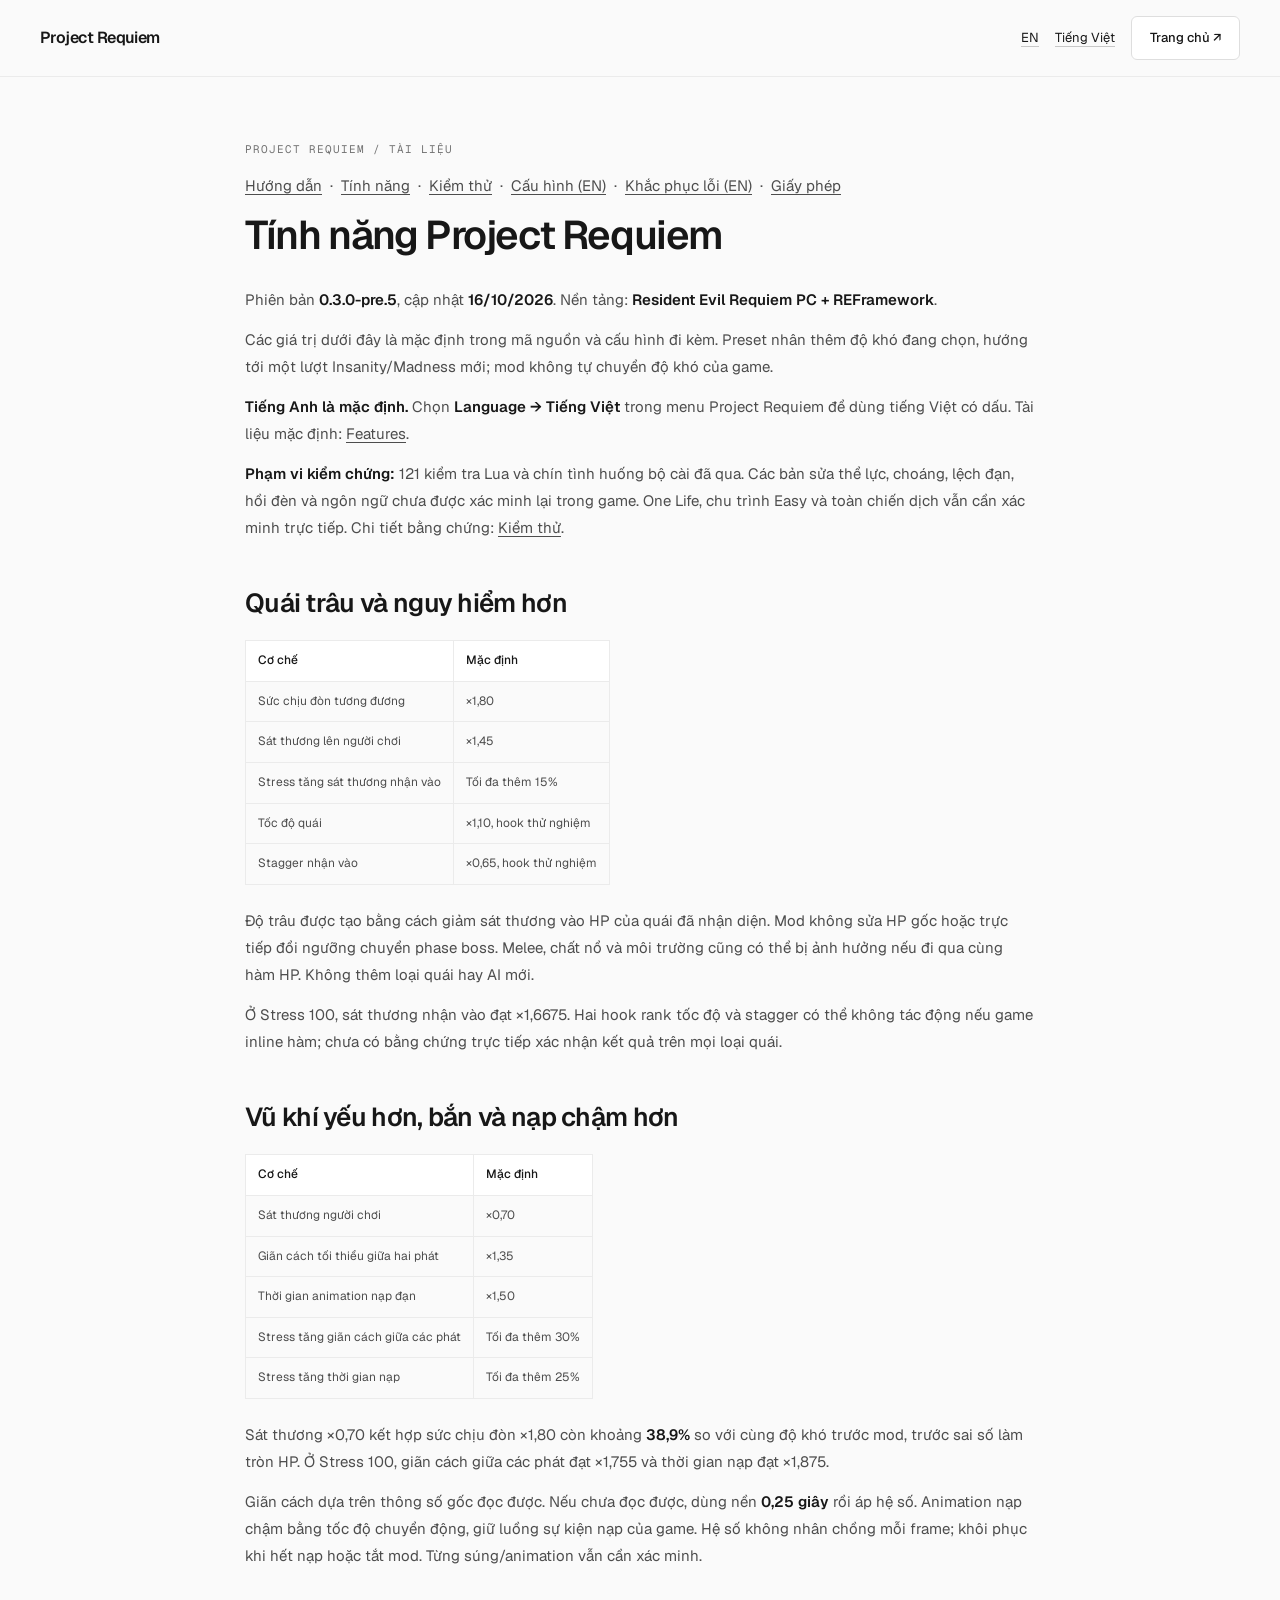
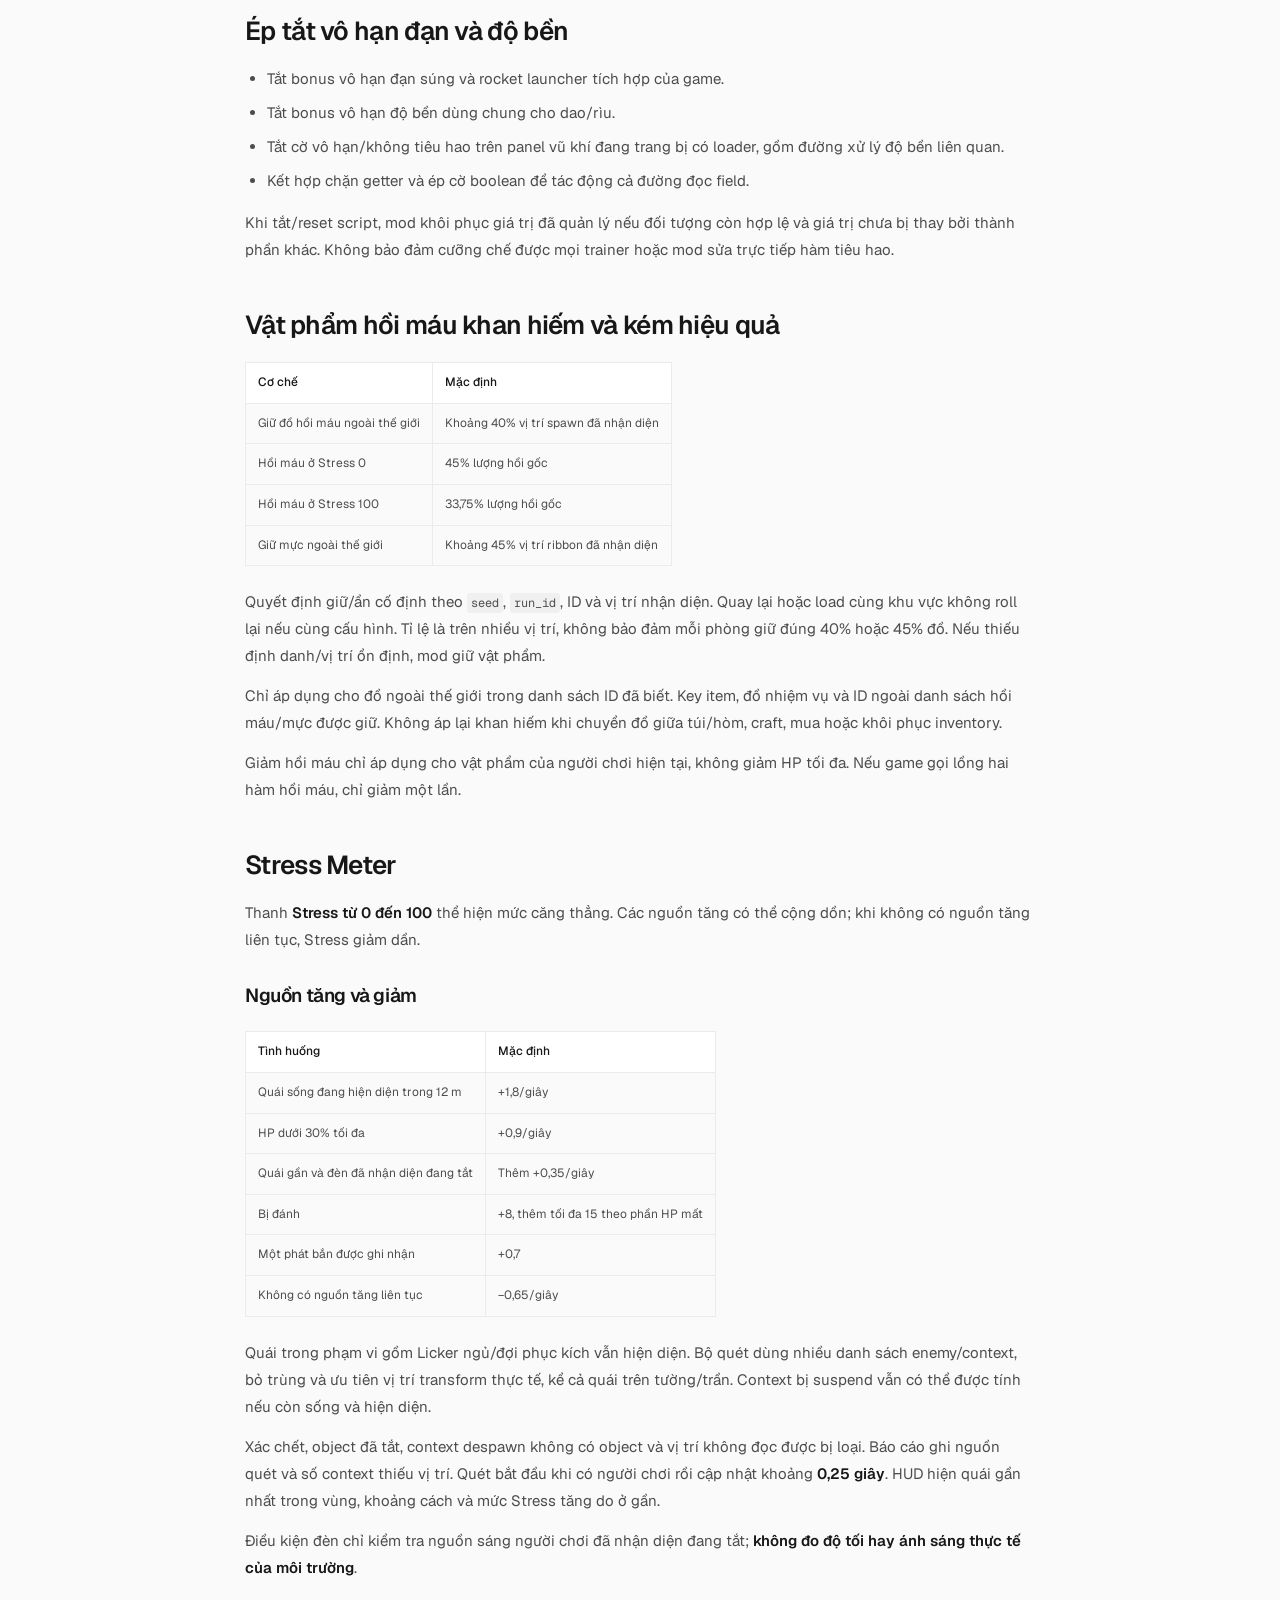
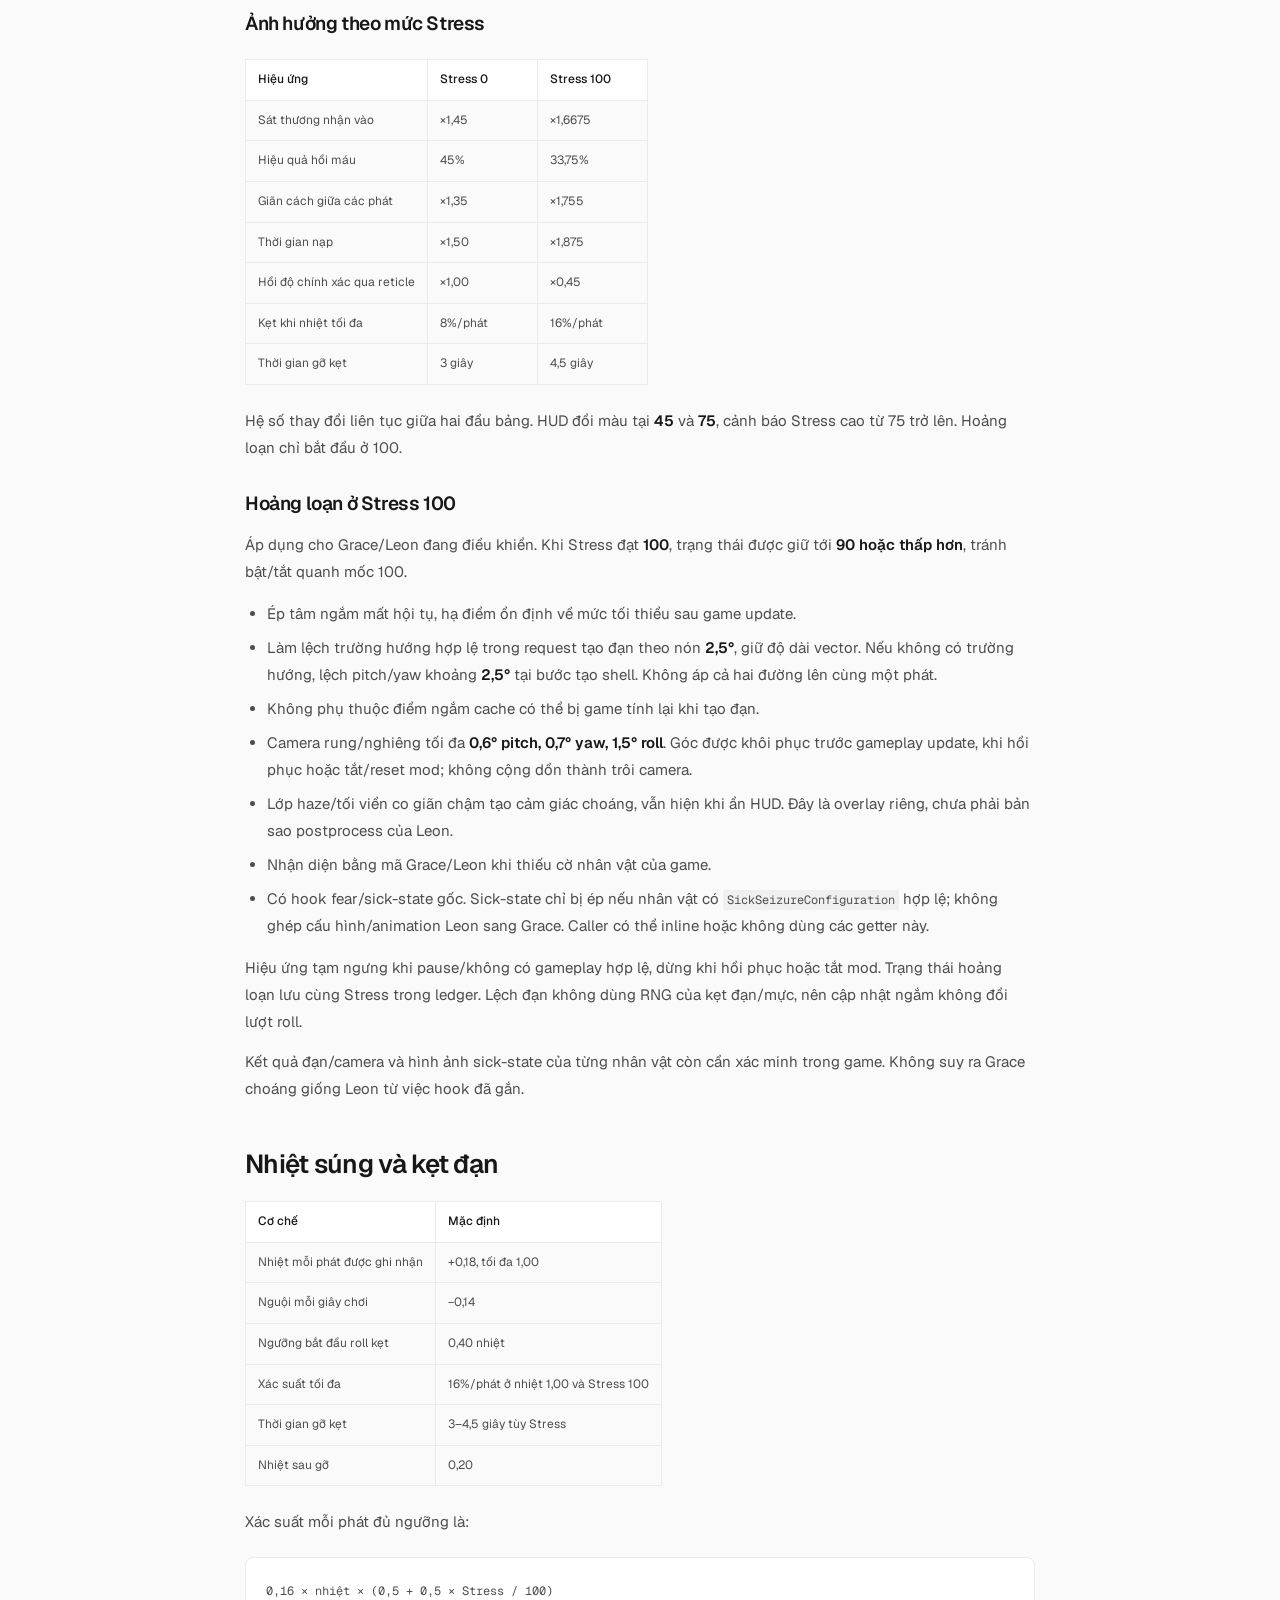
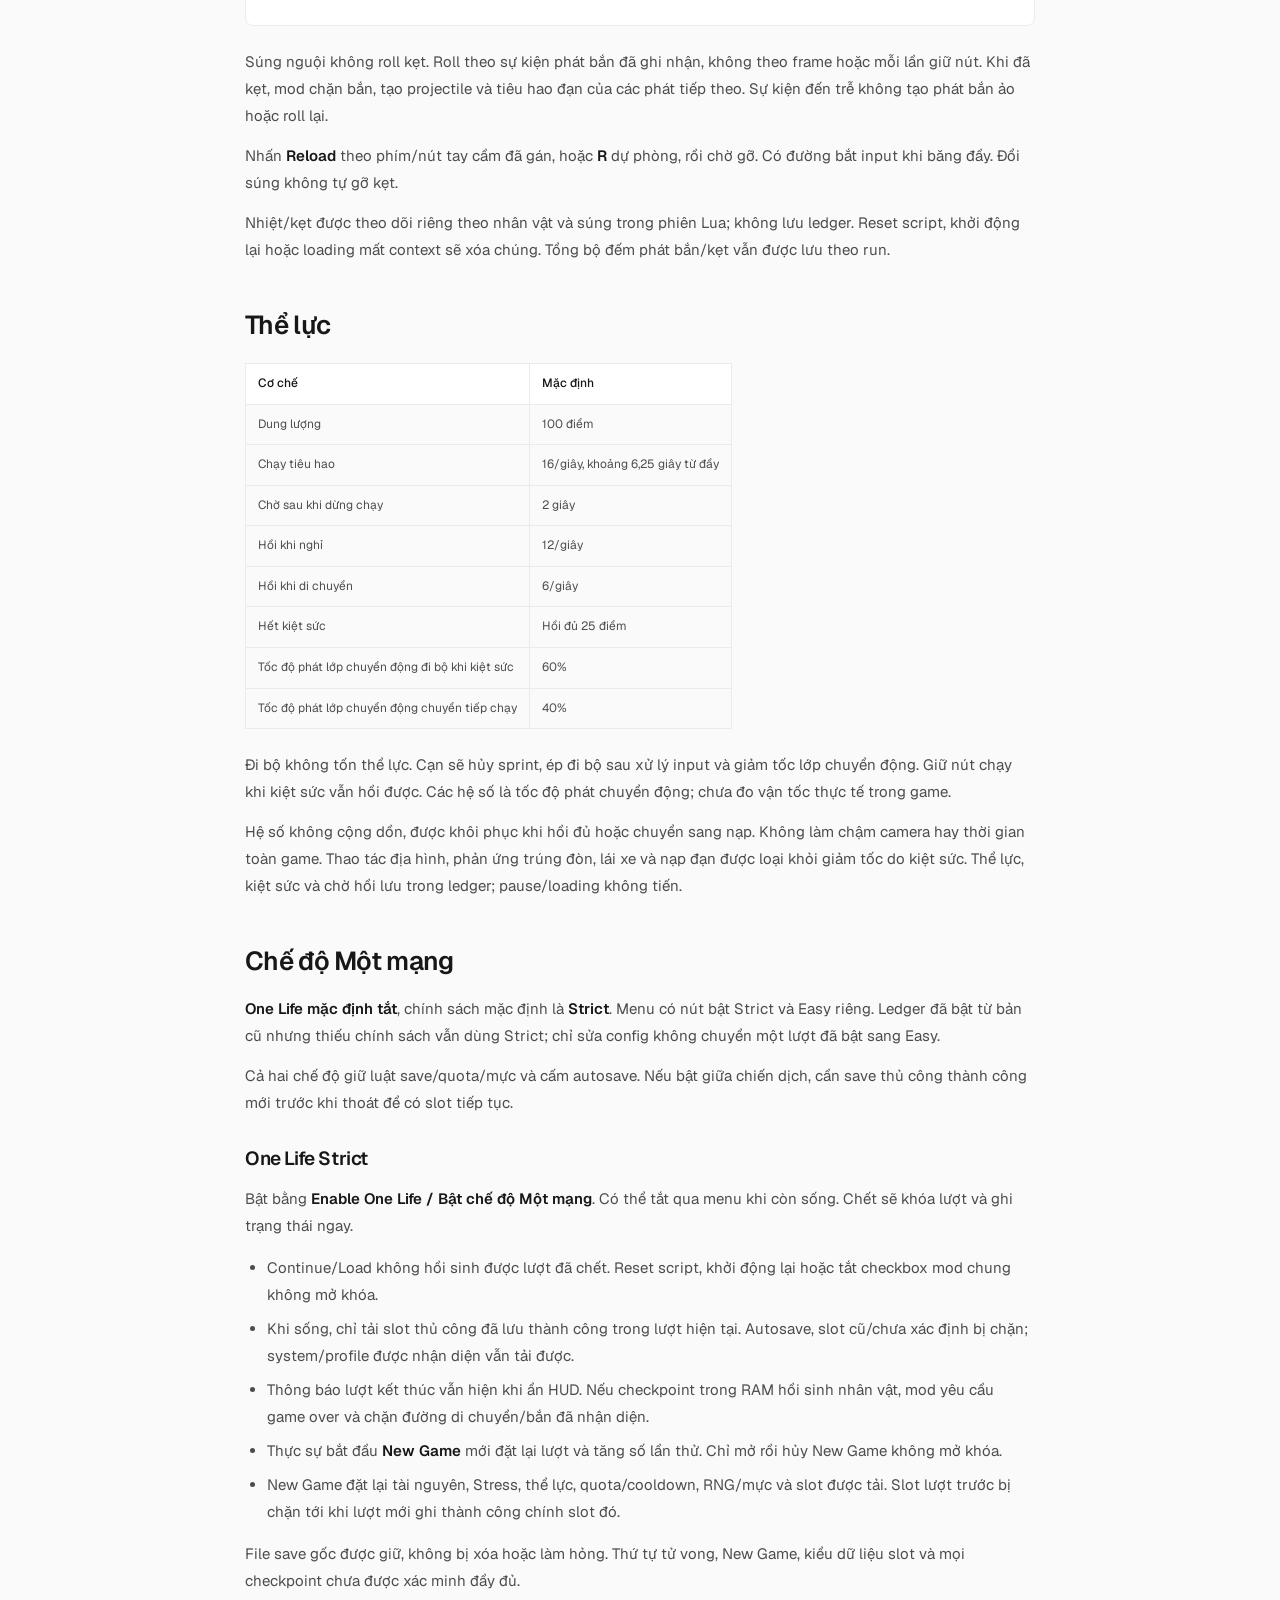
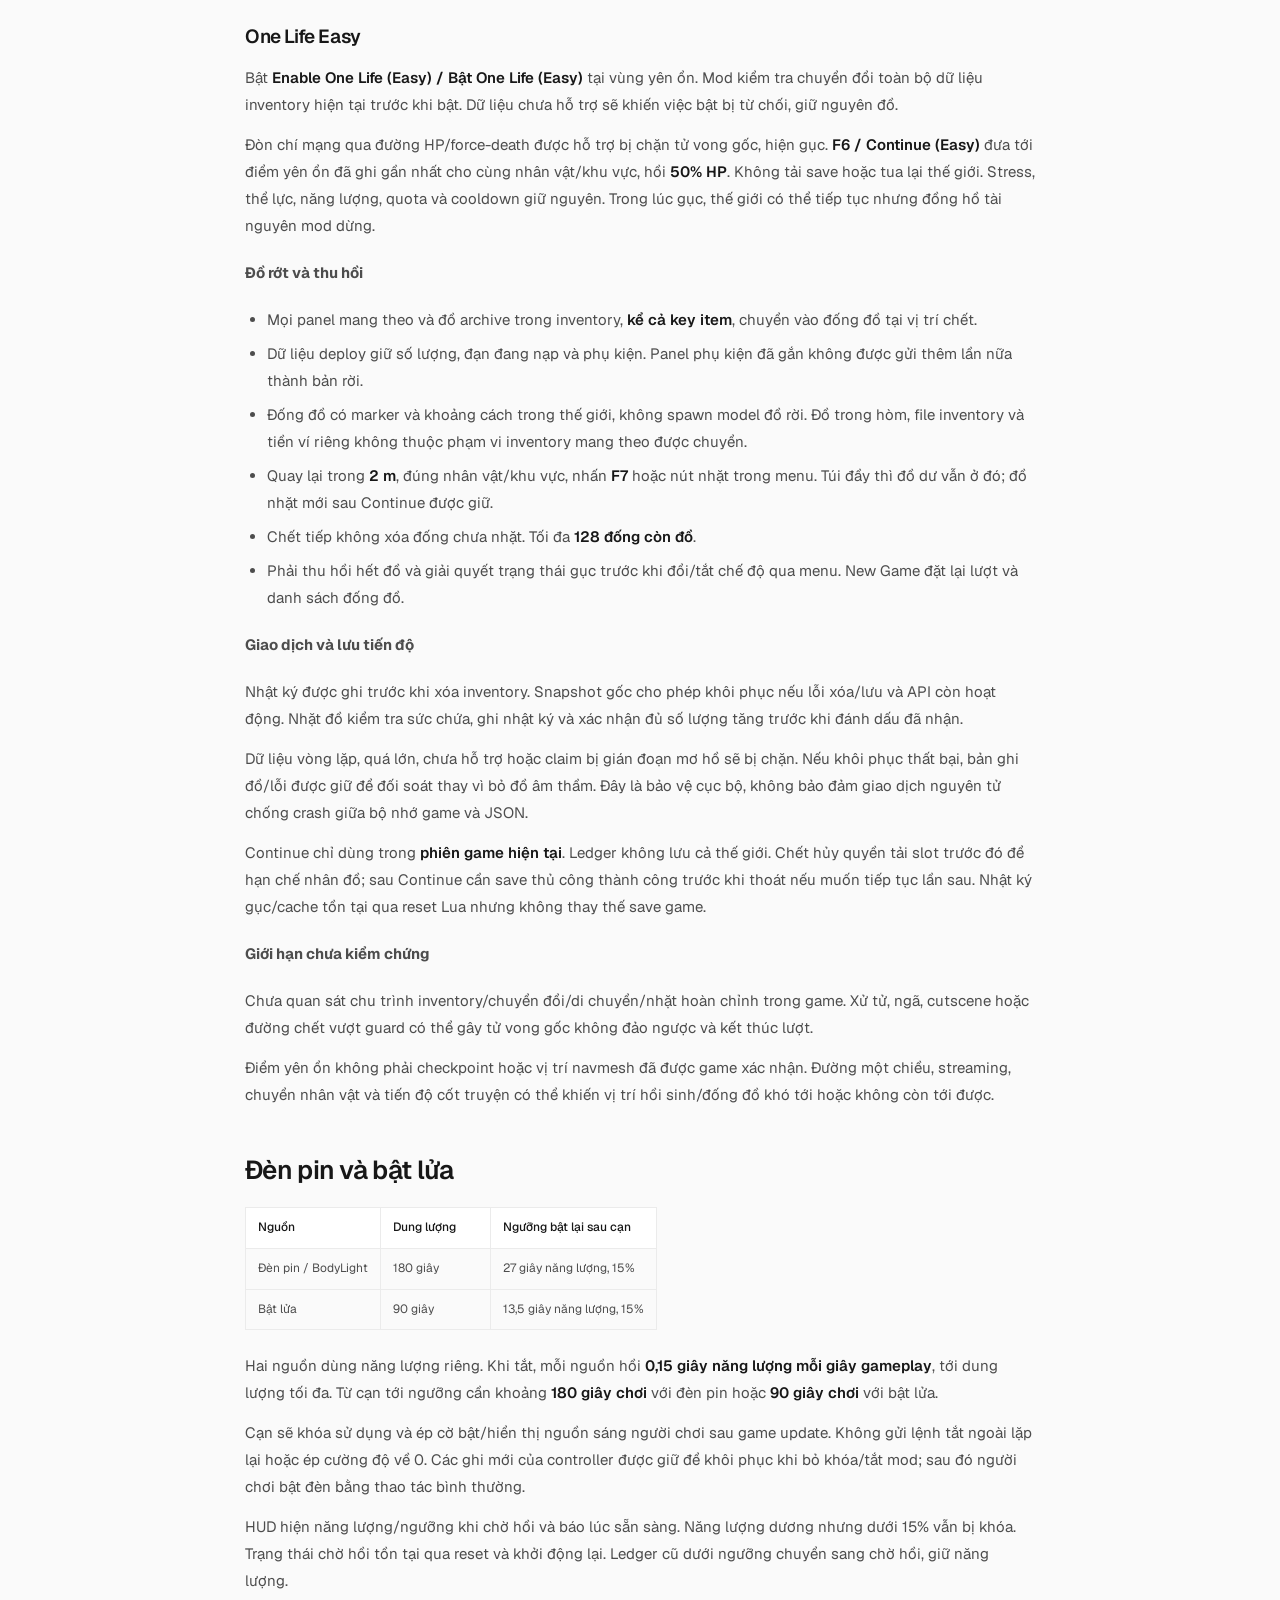
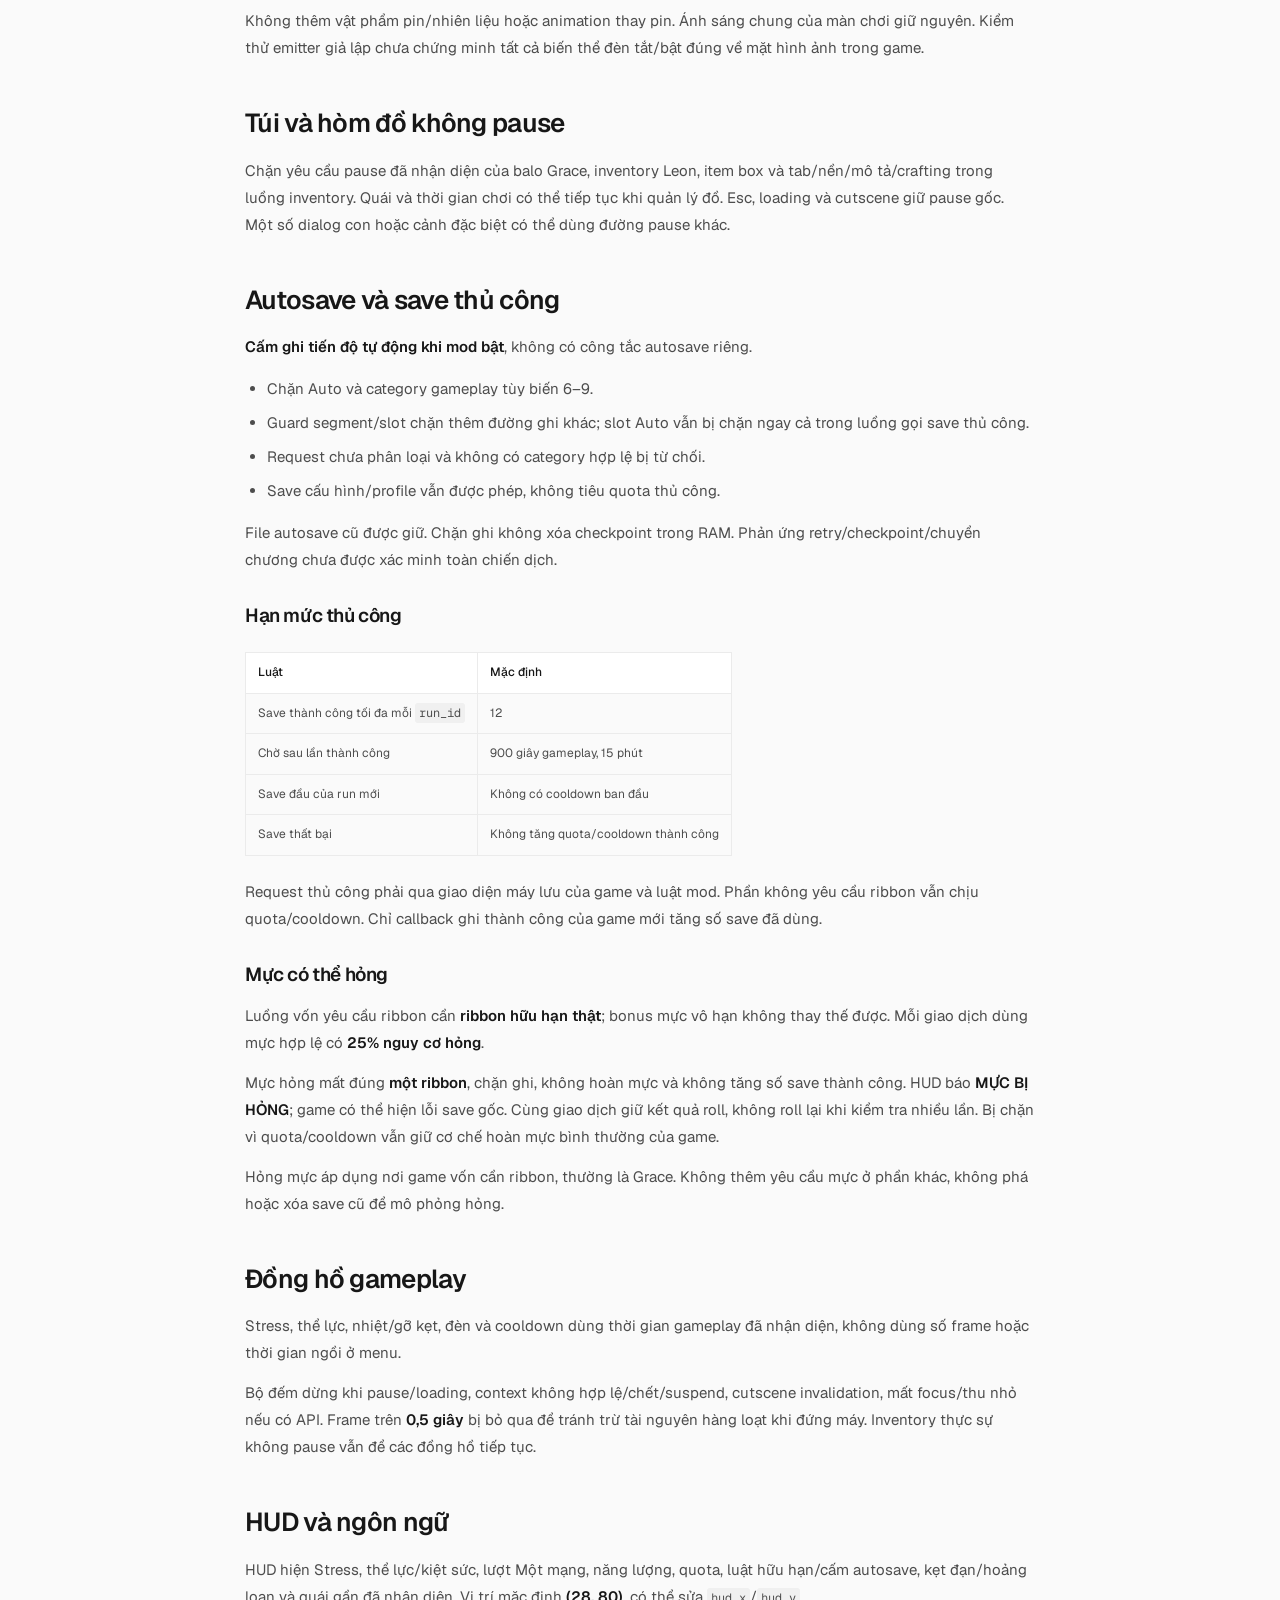
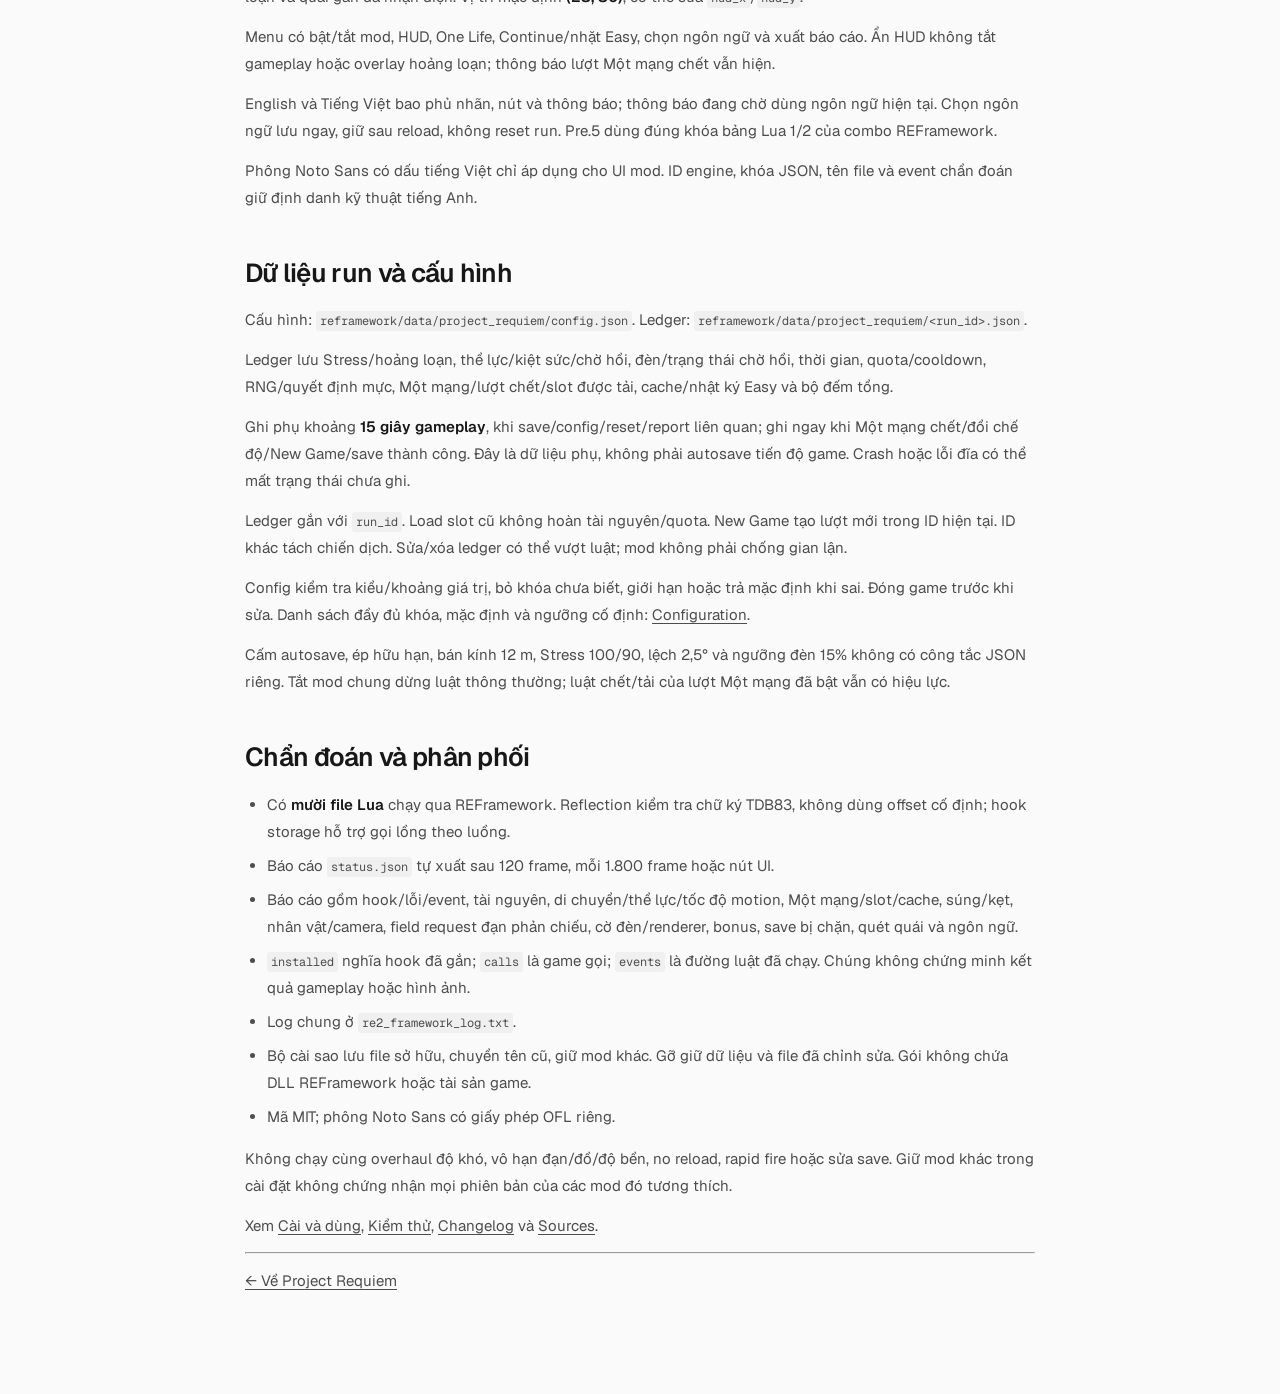
<file: docs/vi/FEATURES.html>
<!doctype html>
<html lang="vi">
<head>
  <meta charset="utf-8">
  <meta name="viewport" content="width=device-width, initial-scale=1">
  <meta name="theme-color" content="#fafafa">
  <meta name="description" content="Tính năng Project Requiem — Project Requiem documentation.">
  <title>Tính năng Project Requiem — Project Requiem</title>
  <link rel="icon" href="../../assets/favicon.svg" type="image/svg+xml">
  <link rel="stylesheet" href="../../assets/site.css">
</head>
<body>
  <a class="skip-link" href="#main">Đến nội dung</a>
  <header class="site-header"><div class="nav-shell">
    <a class="wordmark" href="../../index.html">Project Requiem</a>
    <nav class="nav-actions" aria-label="Ngôn ngữ tài liệu">
      <a class="text-link" href="../README.html" lang="en">EN</a>
      <a class="text-link" href="README.html" lang="vi" aria-current="true">Tiếng Việt</a>
      <a class="button secondary" href="../../index.html">Trang chủ ↗</a>
    </nav>
  </div></header>
  <main class="documentation" id="main">
    <p class="eyebrow">PROJECT REQUIEM / TÀI LIỆU</p>
    <nav aria-label="Điều hướng tài liệu"><p><a href="README.html">Hướng dẫn</a> &nbsp;·&nbsp; <a href="FEATURES.html">Tính năng</a> &nbsp;·&nbsp; <a href="TESTING.html">Kiểm thử</a> &nbsp;·&nbsp; <a href="../CONFIGURATION.html">Cấu hình (EN)</a> &nbsp;·&nbsp; <a href="../TROUBLESHOOTING.html">Khắc phục lỗi (EN)</a> &nbsp;·&nbsp; <a href="../LICENSE.html">Giấy phép</a></p></nav>
    <article><h1 id="tính-năng-project-requiem">Tính năng Project Requiem</h1>
<p>Phiên bản <strong>0.3.0-pre.5</strong>, cập nhật <strong>16/10/2026</strong>. Nền tảng:
<strong>Resident Evil Requiem PC + REFramework</strong>.</p>
<p>Các giá trị dưới đây là mặc định trong mã nguồn và cấu hình đi kèm.
Preset nhân thêm độ khó đang chọn, hướng tới một lượt Insanity/Madness
mới; mod không tự chuyển độ khó của game.</p>
<p><strong>Tiếng Anh là mặc định.</strong> Chọn <strong>Language → Tiếng Việt</strong> trong menu
Project Requiem để dùng tiếng Việt có dấu. Tài liệu mặc định:
<a href="../FEATURES.html">Features</a>.</p>
<p><strong>Phạm vi kiểm chứng:</strong> 121 kiểm tra Lua và chín tình huống bộ cài đã qua.
Các bản sửa thể lực, choáng, lệch đạn, hồi đèn và ngôn ngữ chưa được xác
minh lại trong game. One Life, chu trình Easy và toàn chiến dịch vẫn cần
xác minh trực tiếp. Chi tiết bằng chứng: <a href="TESTING.html">Kiểm thử</a>.</p>
<h2 id="quái-trâu-và-nguy-hiểm-hơn">Quái trâu và nguy hiểm hơn</h2>
<table>
<thead>
<tr>
<th>Cơ chế</th>
<th>Mặc định</th>
</tr>
</thead>
<tbody>
<tr>
<td>Sức chịu đòn tương đương</td>
<td>×1,80</td>
</tr>
<tr>
<td>Sát thương lên người chơi</td>
<td>×1,45</td>
</tr>
<tr>
<td>Stress tăng sát thương nhận vào</td>
<td>Tối đa thêm 15%</td>
</tr>
<tr>
<td>Tốc độ quái</td>
<td>×1,10, hook thử nghiệm</td>
</tr>
<tr>
<td>Stagger nhận vào</td>
<td>×0,65, hook thử nghiệm</td>
</tr>
</tbody>
</table>
<p>Độ trâu được tạo bằng cách giảm sát thương vào HP của quái đã nhận diện.
Mod không sửa HP gốc hoặc trực tiếp đổi ngưỡng chuyển phase boss. Melee,
chất nổ và môi trường cũng có thể bị ảnh hưởng nếu đi qua cùng hàm HP.
Không thêm loại quái hay AI mới.</p>
<p>Ở Stress 100, sát thương nhận vào đạt ×1,6675. Hai hook rank tốc độ và
stagger có thể không tác động nếu game inline hàm; chưa có bằng chứng
trực tiếp xác nhận kết quả trên mọi loại quái.</p>
<h2 id="vũ-khí-yếu-hơn-bắn-và-nạp-chậm-hơn">Vũ khí yếu hơn, bắn và nạp chậm hơn</h2>
<table>
<thead>
<tr>
<th>Cơ chế</th>
<th>Mặc định</th>
</tr>
</thead>
<tbody>
<tr>
<td>Sát thương người chơi</td>
<td>×0,70</td>
</tr>
<tr>
<td>Giãn cách tối thiểu giữa hai phát</td>
<td>×1,35</td>
</tr>
<tr>
<td>Thời gian animation nạp đạn</td>
<td>×1,50</td>
</tr>
<tr>
<td>Stress tăng giãn cách giữa các phát</td>
<td>Tối đa thêm 30%</td>
</tr>
<tr>
<td>Stress tăng thời gian nạp</td>
<td>Tối đa thêm 25%</td>
</tr>
</tbody>
</table>
<p>Sát thương ×0,70 kết hợp sức chịu đòn ×1,80 còn khoảng <strong>38,9%</strong> so với
cùng độ khó trước mod, trước sai số làm tròn HP. Ở Stress 100,
giãn cách giữa các phát đạt ×1,755 và thời gian nạp đạt ×1,875.</p>
<p>Giãn cách dựa trên thông số gốc đọc được. Nếu chưa đọc được, dùng nền
<strong>0,25 giây</strong> rồi áp hệ số. Animation nạp chậm bằng tốc độ chuyển
động, giữ luồng sự kiện nạp của game. Hệ số không nhân chồng mỗi frame;
khôi phục khi hết nạp hoặc tắt mod. Từng súng/animation vẫn cần xác minh.</p>
<h2 id="ép-tắt-vô-hạn-đạn-và-độ-bền">Ép tắt vô hạn đạn và độ bền</h2>
<ul>
<li>Tắt bonus vô hạn đạn súng và rocket launcher tích hợp của game.</li>
<li>Tắt bonus vô hạn độ bền dùng chung cho dao/rìu.</li>
<li>Tắt cờ vô hạn/không tiêu hao trên panel vũ khí đang trang bị có loader,
gồm đường xử lý độ bền liên quan.</li>
<li>Kết hợp chặn getter và ép cờ boolean để tác động cả đường đọc field.</li>
</ul>
<p>Khi tắt/reset script, mod khôi phục giá trị đã quản lý nếu đối tượng còn
hợp lệ và giá trị chưa bị thay bởi thành phần khác. Không bảo đảm cưỡng
chế được mọi trainer hoặc mod sửa trực tiếp hàm tiêu hao.</p>
<h2 id="vật-phẩm-hồi-máu-khan-hiếm-và-kém-hiệu-quả">Vật phẩm hồi máu khan hiếm và kém hiệu quả</h2>
<table>
<thead>
<tr>
<th>Cơ chế</th>
<th>Mặc định</th>
</tr>
</thead>
<tbody>
<tr>
<td>Giữ đồ hồi máu ngoài thế giới</td>
<td>Khoảng 40% vị trí spawn đã nhận diện</td>
</tr>
<tr>
<td>Hồi máu ở Stress 0</td>
<td>45% lượng hồi gốc</td>
</tr>
<tr>
<td>Hồi máu ở Stress 100</td>
<td>33,75% lượng hồi gốc</td>
</tr>
<tr>
<td>Giữ mực ngoài thế giới</td>
<td>Khoảng 45% vị trí ribbon đã nhận diện</td>
</tr>
</tbody>
</table>
<p>Quyết định giữ/ẩn cố định theo <code>seed</code>, <code>run_id</code>, ID và vị trí nhận diện.
Quay lại hoặc load cùng khu vực không roll lại nếu cùng cấu hình. Tỉ lệ
là trên nhiều vị trí, không bảo đảm mỗi phòng giữ đúng 40% hoặc 45% đồ.
Nếu thiếu định danh/vị trí ổn định, mod giữ vật phẩm.</p>
<p>Chỉ áp dụng cho đồ ngoài thế giới trong danh sách ID đã biết. Key item,
đồ nhiệm vụ và ID ngoài danh sách hồi máu/mực được giữ. Không áp lại khan
hiếm khi chuyển đồ giữa túi/hòm, craft, mua hoặc khôi phục inventory.</p>
<p>Giảm hồi máu chỉ áp dụng cho vật phẩm của người chơi hiện tại, không
giảm HP tối đa. Nếu game gọi lồng hai hàm hồi máu, chỉ giảm một lần.</p>
<h2 id="stress-meter">Stress Meter</h2>
<p>Thanh <strong>Stress từ 0 đến 100</strong> thể hiện mức căng thẳng. Các nguồn tăng có
thể cộng dồn; khi không có nguồn tăng liên tục, Stress giảm dần.</p>
<h3 id="nguồn-tăng-và-giảm">Nguồn tăng và giảm</h3>
<table>
<thead>
<tr>
<th>Tình huống</th>
<th>Mặc định</th>
</tr>
</thead>
<tbody>
<tr>
<td>Quái sống đang hiện diện trong 12 m</td>
<td>+1,8/giây</td>
</tr>
<tr>
<td>HP dưới 30% tối đa</td>
<td>+0,9/giây</td>
</tr>
<tr>
<td>Quái gần và đèn đã nhận diện đang tắt</td>
<td>Thêm +0,35/giây</td>
</tr>
<tr>
<td>Bị đánh</td>
<td>+8, thêm tối đa 15 theo phần HP mất</td>
</tr>
<tr>
<td>Một phát bắn được ghi nhận</td>
<td>+0,7</td>
</tr>
<tr>
<td>Không có nguồn tăng liên tục</td>
<td>−0,65/giây</td>
</tr>
</tbody>
</table>
<p>Quái trong phạm vi gồm Licker ngủ/đợi phục kích vẫn hiện diện. Bộ quét
dùng nhiều danh sách enemy/context, bỏ trùng và ưu tiên vị trí transform
thực tế, kể cả quái trên tường/trần. Context bị suspend vẫn có thể được
tính nếu còn sống và hiện diện.</p>
<p>Xác chết, object đã tắt, context despawn không có object và vị trí không
đọc được bị loại. Báo cáo ghi nguồn quét và số context thiếu vị trí. Quét
bắt đầu khi có người chơi rồi cập nhật khoảng <strong>0,25 giây</strong>. HUD hiện
quái gần nhất trong vùng, khoảng cách và mức Stress tăng do ở gần.</p>
<p>Điều kiện đèn chỉ kiểm tra nguồn sáng người chơi đã nhận diện đang tắt;
<strong>không đo độ tối hay ánh sáng thực tế của môi trường</strong>.</p>
<h3 id="ảnh-hưởng-theo-mức-stress">Ảnh hưởng theo mức Stress</h3>
<table>
<thead>
<tr>
<th>Hiệu ứng</th>
<th>Stress 0</th>
<th>Stress 100</th>
</tr>
</thead>
<tbody>
<tr>
<td>Sát thương nhận vào</td>
<td>×1,45</td>
<td>×1,6675</td>
</tr>
<tr>
<td>Hiệu quả hồi máu</td>
<td>45%</td>
<td>33,75%</td>
</tr>
<tr>
<td>Giãn cách giữa các phát</td>
<td>×1,35</td>
<td>×1,755</td>
</tr>
<tr>
<td>Thời gian nạp</td>
<td>×1,50</td>
<td>×1,875</td>
</tr>
<tr>
<td>Hồi độ chính xác qua reticle</td>
<td>×1,00</td>
<td>×0,45</td>
</tr>
<tr>
<td>Kẹt khi nhiệt tối đa</td>
<td>8%/phát</td>
<td>16%/phát</td>
</tr>
<tr>
<td>Thời gian gỡ kẹt</td>
<td>3 giây</td>
<td>4,5 giây</td>
</tr>
</tbody>
</table>
<p>Hệ số thay đổi liên tục giữa hai đầu bảng. HUD đổi màu tại <strong>45</strong> và
<strong>75</strong>, cảnh báo Stress cao từ 75 trở lên. Hoảng loạn chỉ bắt đầu ở 100.</p>
<h3 id="hoảng-loạn-ở-stress-100">Hoảng loạn ở Stress 100</h3>
<p>Áp dụng cho Grace/Leon đang điều khiển. Khi Stress đạt <strong>100</strong>, trạng
thái được giữ tới <strong>90 hoặc thấp hơn</strong>, tránh bật/tắt quanh mốc 100.</p>
<ul>
<li>Ép tâm ngắm mất hội tụ, hạ điểm ổn định về mức tối thiểu sau game update.</li>
<li>Làm lệch trường hướng hợp lệ trong request tạo đạn theo nón <strong>2,5°</strong>,
giữ độ dài vector. Nếu không có trường hướng, lệch pitch/yaw khoảng
<strong>2,5°</strong> tại bước tạo shell. Không áp cả hai đường lên cùng một phát.</li>
<li>Không phụ thuộc điểm ngắm cache có thể bị game tính lại khi tạo đạn.</li>
<li>Camera rung/nghiêng tối đa <strong>0,6° pitch, 0,7° yaw, 1,5° roll</strong>. Góc
được khôi phục trước gameplay update, khi hồi phục hoặc tắt/reset mod;
không cộng dồn thành trôi camera.</li>
<li>Lớp haze/tối viền co giãn chậm tạo cảm giác choáng, vẫn hiện khi ẩn HUD.
Đây là overlay riêng, chưa phải bản sao postprocess của Leon.</li>
<li>Nhận diện bằng mã Grace/Leon khi thiếu cờ nhân vật của game.</li>
<li>Có hook fear/sick-state gốc. Sick-state chỉ bị ép nếu nhân vật có
<code>SickSeizureConfiguration</code> hợp lệ; không ghép cấu hình/animation Leon
sang Grace. Caller có thể inline hoặc không dùng các getter này.</li>
</ul>
<p>Hiệu ứng tạm ngưng khi pause/không có gameplay hợp lệ, dừng khi hồi phục
hoặc tắt mod. Trạng thái hoảng loạn lưu cùng Stress trong ledger. Lệch
đạn không dùng RNG của kẹt đạn/mực, nên cập nhật ngắm không đổi lượt roll.</p>
<p>Kết quả đạn/camera và hình ảnh sick-state của từng nhân vật còn cần xác
minh trong game. Không suy ra Grace choáng giống Leon từ việc hook đã gắn.</p>
<h2 id="nhiệt-súng-và-kẹt-đạn">Nhiệt súng và kẹt đạn</h2>
<table>
<thead>
<tr>
<th>Cơ chế</th>
<th>Mặc định</th>
</tr>
</thead>
<tbody>
<tr>
<td>Nhiệt mỗi phát được ghi nhận</td>
<td>+0,18, tối đa 1,00</td>
</tr>
<tr>
<td>Nguội mỗi giây chơi</td>
<td>−0,14</td>
</tr>
<tr>
<td>Ngưỡng bắt đầu roll kẹt</td>
<td>0,40 nhiệt</td>
</tr>
<tr>
<td>Xác suất tối đa</td>
<td>16%/phát ở nhiệt 1,00 và Stress 100</td>
</tr>
<tr>
<td>Thời gian gỡ kẹt</td>
<td>3–4,5 giây tùy Stress</td>
</tr>
<tr>
<td>Nhiệt sau gỡ</td>
<td>0,20</td>
</tr>
</tbody>
</table>
<p>Xác suất mỗi phát đủ ngưỡng là:</p>
<pre><code class="language-text">0,16 × nhiệt × (0,5 + 0,5 × Stress / 100)
</code></pre>
<p>Súng nguội không roll kẹt. Roll theo sự kiện phát bắn đã ghi nhận, không
theo frame hoặc mỗi lần giữ nút. Khi đã kẹt, mod chặn bắn, tạo projectile
và tiêu hao đạn của các phát tiếp theo. Sự kiện đến trễ không tạo phát
bắn ảo hoặc roll lại.</p>
<p>Nhấn <strong>Reload</strong> theo phím/nút tay cầm đã gán, hoặc <strong>R</strong> dự phòng, rồi
chờ gỡ. Có đường bắt input khi băng đầy. Đổi súng không tự gỡ kẹt.</p>
<p>Nhiệt/kẹt được theo dõi riêng theo nhân vật và súng trong phiên Lua;
không lưu ledger. Reset script, khởi động lại hoặc loading mất context
sẽ xóa chúng. Tổng bộ đếm phát bắn/kẹt vẫn được lưu theo run.</p>
<h2 id="thể-lực">Thể lực</h2>
<table>
<thead>
<tr>
<th>Cơ chế</th>
<th>Mặc định</th>
</tr>
</thead>
<tbody>
<tr>
<td>Dung lượng</td>
<td>100 điểm</td>
</tr>
<tr>
<td>Chạy tiêu hao</td>
<td>16/giây, khoảng 6,25 giây từ đầy</td>
</tr>
<tr>
<td>Chờ sau khi dừng chạy</td>
<td>2 giây</td>
</tr>
<tr>
<td>Hồi khi nghỉ</td>
<td>12/giây</td>
</tr>
<tr>
<td>Hồi khi di chuyển</td>
<td>6/giây</td>
</tr>
<tr>
<td>Hết kiệt sức</td>
<td>Hồi đủ 25 điểm</td>
</tr>
<tr>
<td>Tốc độ phát lớp chuyển động đi bộ khi kiệt sức</td>
<td>60%</td>
</tr>
<tr>
<td>Tốc độ phát lớp chuyển động chuyển tiếp chạy</td>
<td>40%</td>
</tr>
</tbody>
</table>
<p>Đi bộ không tốn thể lực. Cạn sẽ hủy sprint, ép đi bộ sau xử lý input và
giảm tốc lớp chuyển động. Giữ nút chạy khi kiệt sức vẫn hồi được.
Các hệ số là tốc độ phát chuyển động; chưa đo vận tốc thực tế trong game.</p>
<p>Hệ số không cộng dồn, được khôi phục khi hồi đủ hoặc chuyển sang nạp.
Không làm chậm camera hay thời gian toàn game. Thao tác địa hình, phản
ứng trúng đòn, lái xe và nạp đạn được loại khỏi giảm tốc do kiệt sức.
Thể lực, kiệt sức và chờ hồi lưu trong ledger; pause/loading không tiến.</p>
<h2 id="chế-độ-một-mạng">Chế độ Một mạng</h2>
<p><strong>One Life mặc định tắt</strong>, chính sách mặc định là <strong>Strict</strong>. Menu có nút
bật Strict và Easy riêng. Ledger đã bật từ bản cũ nhưng thiếu chính sách
vẫn dùng Strict; chỉ sửa config không chuyển một lượt đã bật sang Easy.</p>
<p>Cả hai chế độ giữ luật save/quota/mực và cấm autosave. Nếu bật giữa chiến
dịch, cần save thủ công thành công mới trước khi thoát để có slot tiếp tục.</p>
<h3 id="one-life-strict">One Life Strict</h3>
<p>Bật bằng <strong>Enable One Life / Bật chế độ Một mạng</strong>. Có thể tắt qua menu
khi còn sống. Chết sẽ khóa lượt và ghi trạng thái ngay.</p>
<ul>
<li>Continue/Load không hồi sinh được lượt đã chết. Reset script, khởi
động lại hoặc tắt checkbox mod chung không mở khóa.</li>
<li>Khi sống, chỉ tải slot thủ công đã lưu thành công trong lượt hiện tại.
Autosave, slot cũ/chưa xác định bị chặn; system/profile được nhận diện
vẫn tải được.</li>
<li>Thông báo lượt kết thúc vẫn hiện khi ẩn HUD. Nếu checkpoint trong RAM
hồi sinh nhân vật, mod yêu cầu game over và chặn đường di chuyển/bắn
đã nhận diện.</li>
<li>Thực sự bắt đầu <strong>New Game</strong> mới đặt lại lượt và tăng số lần thử. Chỉ
mở rồi hủy New Game không mở khóa.</li>
<li>New Game đặt lại tài nguyên, Stress, thể lực, quota/cooldown, RNG/mực và
slot được tải. Slot lượt trước bị chặn tới khi lượt mới ghi thành công
chính slot đó.</li>
</ul>
<p>File save gốc được giữ, không bị xóa hoặc làm hỏng. Thứ tự tử vong,
New Game, kiểu dữ liệu slot và mọi checkpoint chưa được xác minh đầy đủ.</p>
<h3 id="one-life-easy">One Life Easy</h3>
<p>Bật <strong>Enable One Life (Easy) / Bật One Life (Easy)</strong> tại vùng yên ổn.
Mod kiểm tra chuyển đổi toàn bộ dữ liệu inventory hiện tại trước khi
bật. Dữ liệu chưa hỗ trợ sẽ khiến việc bật bị từ chối, giữ nguyên đồ.</p>
<p>Đòn chí mạng qua đường HP/force-death được hỗ trợ bị chặn tử vong gốc,
hiện gục. <strong>F6 / Continue (Easy)</strong> đưa tới điểm yên ổn đã ghi gần nhất
cho cùng nhân vật/khu vực, hồi <strong>50% HP</strong>. Không tải save hoặc tua lại
thế giới. Stress, thể lực, năng lượng, quota và cooldown giữ nguyên.
Trong lúc gục, thế giới có thể tiếp tục nhưng đồng hồ tài nguyên mod dừng.</p>
<h4 id="đồ-rớt-và-thu-hồi">Đồ rớt và thu hồi</h4>
<ul>
<li>Mọi panel mang theo và đồ archive trong inventory, <strong>kể cả key item</strong>,
chuyển vào đống đồ tại vị trí chết.</li>
<li>Dữ liệu deploy giữ số lượng, đạn đang nạp và phụ kiện. Panel phụ kiện
đã gắn không được gửi thêm lần nữa thành bản rời.</li>
<li>Đống đồ có marker và khoảng cách trong thế giới, không spawn model đồ
rời. Đồ trong hòm, file inventory và tiền ví riêng không thuộc phạm vi
inventory mang theo được chuyển.</li>
<li>Quay lại trong <strong>2 m</strong>, đúng nhân vật/khu vực, nhấn <strong>F7</strong> hoặc nút nhặt
trong menu. Túi đầy thì đồ dư vẫn ở đó; đồ nhặt mới sau Continue được giữ.</li>
<li>Chết tiếp không xóa đống chưa nhặt. Tối đa <strong>128 đống còn đồ</strong>.</li>
<li>Phải thu hồi hết đồ và giải quyết trạng thái gục trước khi đổi/tắt chế
độ qua menu. New Game đặt lại lượt và danh sách đống đồ.</li>
</ul>
<h4 id="giao-dịch-và-lưu-tiến-độ">Giao dịch và lưu tiến độ</h4>
<p>Nhật ký được ghi trước khi xóa inventory. Snapshot gốc cho phép khôi
phục nếu lỗi xóa/lưu và API còn hoạt động. Nhặt đồ kiểm tra sức chứa,
ghi nhật ký và xác nhận đủ số lượng tăng trước khi đánh dấu đã nhận.</p>
<p>Dữ liệu vòng lặp, quá lớn, chưa hỗ trợ hoặc claim bị gián đoạn mơ hồ sẽ
bị chặn. Nếu khôi phục thất bại, bản ghi đồ/lỗi được giữ để đối soát thay
vì bỏ đồ âm thầm. Đây là bảo vệ cục bộ, không bảo đảm giao dịch nguyên
tử chống crash giữa bộ nhớ game và JSON.</p>
<p>Continue chỉ dùng trong <strong>phiên game hiện tại</strong>. Ledger không lưu cả thế
giới. Chết hủy quyền tải slot trước đó để hạn chế nhân đồ; sau Continue
cần save thủ công thành công trước khi thoát nếu muốn tiếp tục lần sau.
Nhật ký gục/cache tồn tại qua reset Lua nhưng không thay thế save game.</p>
<h4 id="giới-hạn-chưa-kiểm-chứng">Giới hạn chưa kiểm chứng</h4>
<p>Chưa quan sát chu trình inventory/chuyển đổi/di chuyển/nhặt hoàn chỉnh
trong game. Xử tử, ngã, cutscene hoặc đường chết vượt guard có thể gây
tử vong gốc không đảo ngược và kết thúc lượt.</p>
<p>Điểm yên ổn không phải checkpoint hoặc vị trí navmesh đã được game xác
nhận. Đường một chiều, streaming, chuyển nhân vật và tiến độ cốt truyện
có thể khiến vị trí hồi sinh/đống đồ khó tới hoặc không còn tới được.</p>
<h2 id="đèn-pin-và-bật-lửa">Đèn pin và bật lửa</h2>
<table>
<thead>
<tr>
<th>Nguồn</th>
<th>Dung lượng</th>
<th>Ngưỡng bật lại sau cạn</th>
</tr>
</thead>
<tbody>
<tr>
<td>Đèn pin / BodyLight</td>
<td>180 giây</td>
<td>27 giây năng lượng, 15%</td>
</tr>
<tr>
<td>Bật lửa</td>
<td>90 giây</td>
<td>13,5 giây năng lượng, 15%</td>
</tr>
</tbody>
</table>
<p>Hai nguồn dùng năng lượng riêng. Khi tắt, mỗi nguồn hồi <strong>0,15 giây năng
lượng mỗi giây gameplay</strong>, tới dung lượng tối đa. Từ cạn tới ngưỡng cần
khoảng <strong>180 giây chơi</strong> với đèn pin hoặc <strong>90 giây chơi</strong> với bật lửa.</p>
<p>Cạn sẽ khóa sử dụng và ép cờ bật/hiển thị nguồn sáng người chơi sau game
update. Không gửi lệnh tắt ngoài lặp lại hoặc ép cường độ về 0. Các ghi
mới của controller được giữ để khôi phục khi bỏ khóa/tắt mod; sau đó
người chơi bật đèn bằng thao tác bình thường.</p>
<p>HUD hiện năng lượng/ngưỡng khi chờ hồi và báo lúc sẵn sàng. Năng lượng
dương nhưng dưới 15% vẫn bị khóa. Trạng thái chờ hồi tồn tại qua reset
và khởi động lại. Ledger cũ dưới ngưỡng chuyển sang chờ hồi, giữ năng lượng.</p>
<p>Không thêm vật phẩm pin/nhiên liệu hoặc animation thay pin. Ánh sáng
chung của màn chơi giữ nguyên. Kiểm thử emitter giả lập chưa chứng minh
tất cả biến thể đèn tắt/bật đúng về mặt hình ảnh trong game.</p>
<h2 id="túi-và-hòm-đồ-không-pause">Túi và hòm đồ không pause</h2>
<p>Chặn yêu cầu pause đã nhận diện của balo Grace, inventory Leon, item box
và tab/nền/mô tả/crafting trong luồng inventory. Quái và thời gian chơi
có thể tiếp tục khi quản lý đồ. Esc, loading và cutscene giữ pause gốc.
Một số dialog con hoặc cảnh đặc biệt có thể dùng đường pause khác.</p>
<h2 id="autosave-và-save-thủ-công">Autosave và save thủ công</h2>
<p><strong>Cấm ghi tiến độ tự động khi mod bật</strong>, không có công tắc autosave riêng.</p>
<ul>
<li>Chặn Auto và category gameplay tùy biến 6–9.</li>
<li>Guard segment/slot chặn thêm đường ghi khác; slot Auto vẫn bị chặn
ngay cả trong luồng gọi save thủ công.</li>
<li>Request chưa phân loại và không có category hợp lệ bị từ chối.</li>
<li>Save cấu hình/profile vẫn được phép, không tiêu quota thủ công.</li>
</ul>
<p>File autosave cũ được giữ. Chặn ghi không xóa checkpoint trong RAM.
Phản ứng retry/checkpoint/chuyển chương chưa được xác minh toàn chiến dịch.</p>
<h3 id="hạn-mức-thủ-công">Hạn mức thủ công</h3>
<table>
<thead>
<tr>
<th>Luật</th>
<th>Mặc định</th>
</tr>
</thead>
<tbody>
<tr>
<td>Save thành công tối đa mỗi <code>run_id</code></td>
<td>12</td>
</tr>
<tr>
<td>Chờ sau lần thành công</td>
<td>900 giây gameplay, 15 phút</td>
</tr>
<tr>
<td>Save đầu của run mới</td>
<td>Không có cooldown ban đầu</td>
</tr>
<tr>
<td>Save thất bại</td>
<td>Không tăng quota/cooldown thành công</td>
</tr>
</tbody>
</table>
<p>Request thủ công phải qua giao diện máy lưu của game và luật mod. Phần
không yêu cầu ribbon vẫn chịu quota/cooldown. Chỉ callback ghi thành
công của game mới tăng số save đã dùng.</p>
<h3 id="mực-có-thể-hỏng">Mực có thể hỏng</h3>
<p>Luồng vốn yêu cầu ribbon cần <strong>ribbon hữu hạn thật</strong>; bonus mực vô hạn
không thay thế được. Mỗi giao dịch dùng mực hợp lệ có <strong>25% nguy cơ hỏng</strong>.</p>
<p>Mực hỏng mất đúng <strong>một ribbon</strong>, chặn ghi, không hoàn mực và không tăng
số save thành công. HUD báo <strong>MỰC BỊ HỎNG</strong>; game có thể hiện lỗi save gốc.
Cùng giao dịch giữ kết quả roll, không roll lại khi kiểm tra nhiều lần.
Bị chặn vì quota/cooldown vẫn giữ cơ chế hoàn mực bình thường của game.</p>
<p>Hỏng mực áp dụng nơi game vốn cần ribbon, thường là Grace. Không thêm
yêu cầu mực ở phần khác, không phá hoặc xóa save cũ để mô phỏng hỏng.</p>
<h2 id="đồng-hồ-gameplay">Đồng hồ gameplay</h2>
<p>Stress, thể lực, nhiệt/gỡ kẹt, đèn và cooldown dùng thời gian gameplay
đã nhận diện, không dùng số frame hoặc thời gian ngồi ở menu.</p>
<p>Bộ đếm dừng khi pause/loading, context không hợp lệ/chết/suspend,
cutscene invalidation, mất focus/thu nhỏ nếu có API. Frame trên
<strong>0,5 giây</strong> bị bỏ qua để tránh trừ tài nguyên hàng loạt khi đứng máy.
Inventory thực sự không pause vẫn để các đồng hồ tiếp tục.</p>
<h2 id="hud-và-ngôn-ngữ">HUD và ngôn ngữ</h2>
<p>HUD hiện Stress, thể lực/kiệt sức, lượt Một mạng, năng lượng, quota,
luật hữu hạn/cấm autosave, kẹt đạn/hoảng loạn và quái gần đã nhận diện.
Vị trí mặc định <strong>(28, 80)</strong>, có thể sửa <code>hud_x</code>/<code>hud_y</code>.</p>
<p>Menu có bật/tắt mod, HUD, One Life, Continue/nhặt Easy, chọn ngôn ngữ và
xuất báo cáo. Ẩn HUD không tắt gameplay hoặc overlay hoảng loạn; thông
báo lượt Một mạng chết vẫn hiện.</p>
<p>English và Tiếng Việt bao phủ nhãn, nút và thông báo; thông báo đang chờ
dùng ngôn ngữ hiện tại. Chọn ngôn ngữ lưu ngay, giữ sau reload, không
reset run. Pre.5 dùng đúng khóa bảng Lua 1/2 của combo REFramework.</p>
<p>Phông Noto Sans có dấu tiếng Việt chỉ áp dụng cho UI mod. ID engine,
khóa JSON, tên file và event chẩn đoán giữ định danh kỹ thuật tiếng Anh.</p>
<h2 id="dữ-liệu-run-và-cấu-hình">Dữ liệu run và cấu hình</h2>
<p>Cấu hình: <code>reframework/data/project_requiem/config.json</code>. Ledger:
<code>reframework/data/project_requiem/&lt;run_id&gt;.json</code>.</p>
<p>Ledger lưu Stress/hoảng loạn, thể lực/kiệt sức/chờ hồi, đèn/trạng thái
chờ hồi, thời gian, quota/cooldown, RNG/quyết định mực, Một mạng/lượt
chết/slot được tải, cache/nhật ký Easy và bộ đếm tổng.</p>
<p>Ghi phụ khoảng <strong>15 giây gameplay</strong>, khi save/config/reset/report liên
quan; ghi ngay khi Một mạng chết/đổi chế độ/New Game/save thành công.
Đây là dữ liệu phụ, không phải autosave tiến độ game. Crash hoặc lỗi
đĩa có thể mất trạng thái chưa ghi.</p>
<p>Ledger gắn với <code>run_id</code>. Load slot cũ không hoàn tài nguyên/quota. New
Game tạo lượt mới trong ID hiện tại. ID khác tách chiến dịch. Sửa/xóa
ledger có thể vượt luật; mod không phải chống gian lận.</p>
<p>Config kiểm tra kiểu/khoảng giá trị, bỏ khóa chưa biết, giới hạn hoặc
trả mặc định khi sai. Đóng game trước khi sửa. Danh sách đầy đủ khóa,
mặc định và ngưỡng cố định: <a href="../CONFIGURATION.html">Configuration</a>.</p>
<p>Cấm autosave, ép hữu hạn, bán kính 12 m, Stress 100/90, lệch 2,5° và
ngưỡng đèn 15% không có công tắc JSON riêng. Tắt mod chung dừng luật
thông thường; luật chết/tải của lượt Một mạng đã bật vẫn có hiệu lực.</p>
<h2 id="chẩn-đoán-và-phân-phối">Chẩn đoán và phân phối</h2>
<ul>
<li>Có <strong>mười file Lua</strong> chạy qua REFramework. Reflection kiểm tra chữ ký
TDB83, không dùng offset cố định; hook storage hỗ trợ gọi lồng theo luồng.</li>
<li>Báo cáo <code>status.json</code> tự xuất sau 120 frame, mỗi 1.800 frame hoặc nút UI.</li>
<li>Báo cáo gồm hook/lỗi/event, tài nguyên, di chuyển/thể lực/tốc độ motion,
Một mạng/slot/cache, súng/kẹt, nhân vật/camera, field request đạn phản
chiếu, cờ đèn/renderer, bonus, save bị chặn, quét quái và ngôn ngữ.</li>
<li><code>installed</code> nghĩa hook đã gắn; <code>calls</code> là game gọi; <code>events</code> là đường
luật đã chạy. Chúng không chứng minh kết quả gameplay hoặc hình ảnh.</li>
<li>Log chung ở <code>re2_framework_log.txt</code>.</li>
<li>Bộ cài sao lưu file sở hữu, chuyển tên cũ, giữ mod khác. Gỡ giữ dữ liệu
và file đã chỉnh sửa. Gói không chứa DLL REFramework hoặc tài sản game.</li>
<li>Mã MIT; phông Noto Sans có giấy phép OFL riêng.</li>
</ul>
<p>Không chạy cùng overhaul độ khó, vô hạn đạn/đồ/độ bền, no reload, rapid
fire hoặc sửa save. Giữ mod khác trong cài đặt không chứng nhận mọi
phiên bản của các mod đó tương thích.</p>
<p>Xem <a href="README.html">Cài và dùng</a>, <a href="TESTING.html">Kiểm thử</a>,
<a href="../CHANGELOG.html">Changelog</a> và <a href="../SOURCES.html">Sources</a>.</p>
</article>
    <hr>
    <p><a href="../../index.html">← Về Project Requiem</a></p>
  </main>
</body>
</html>
</file>
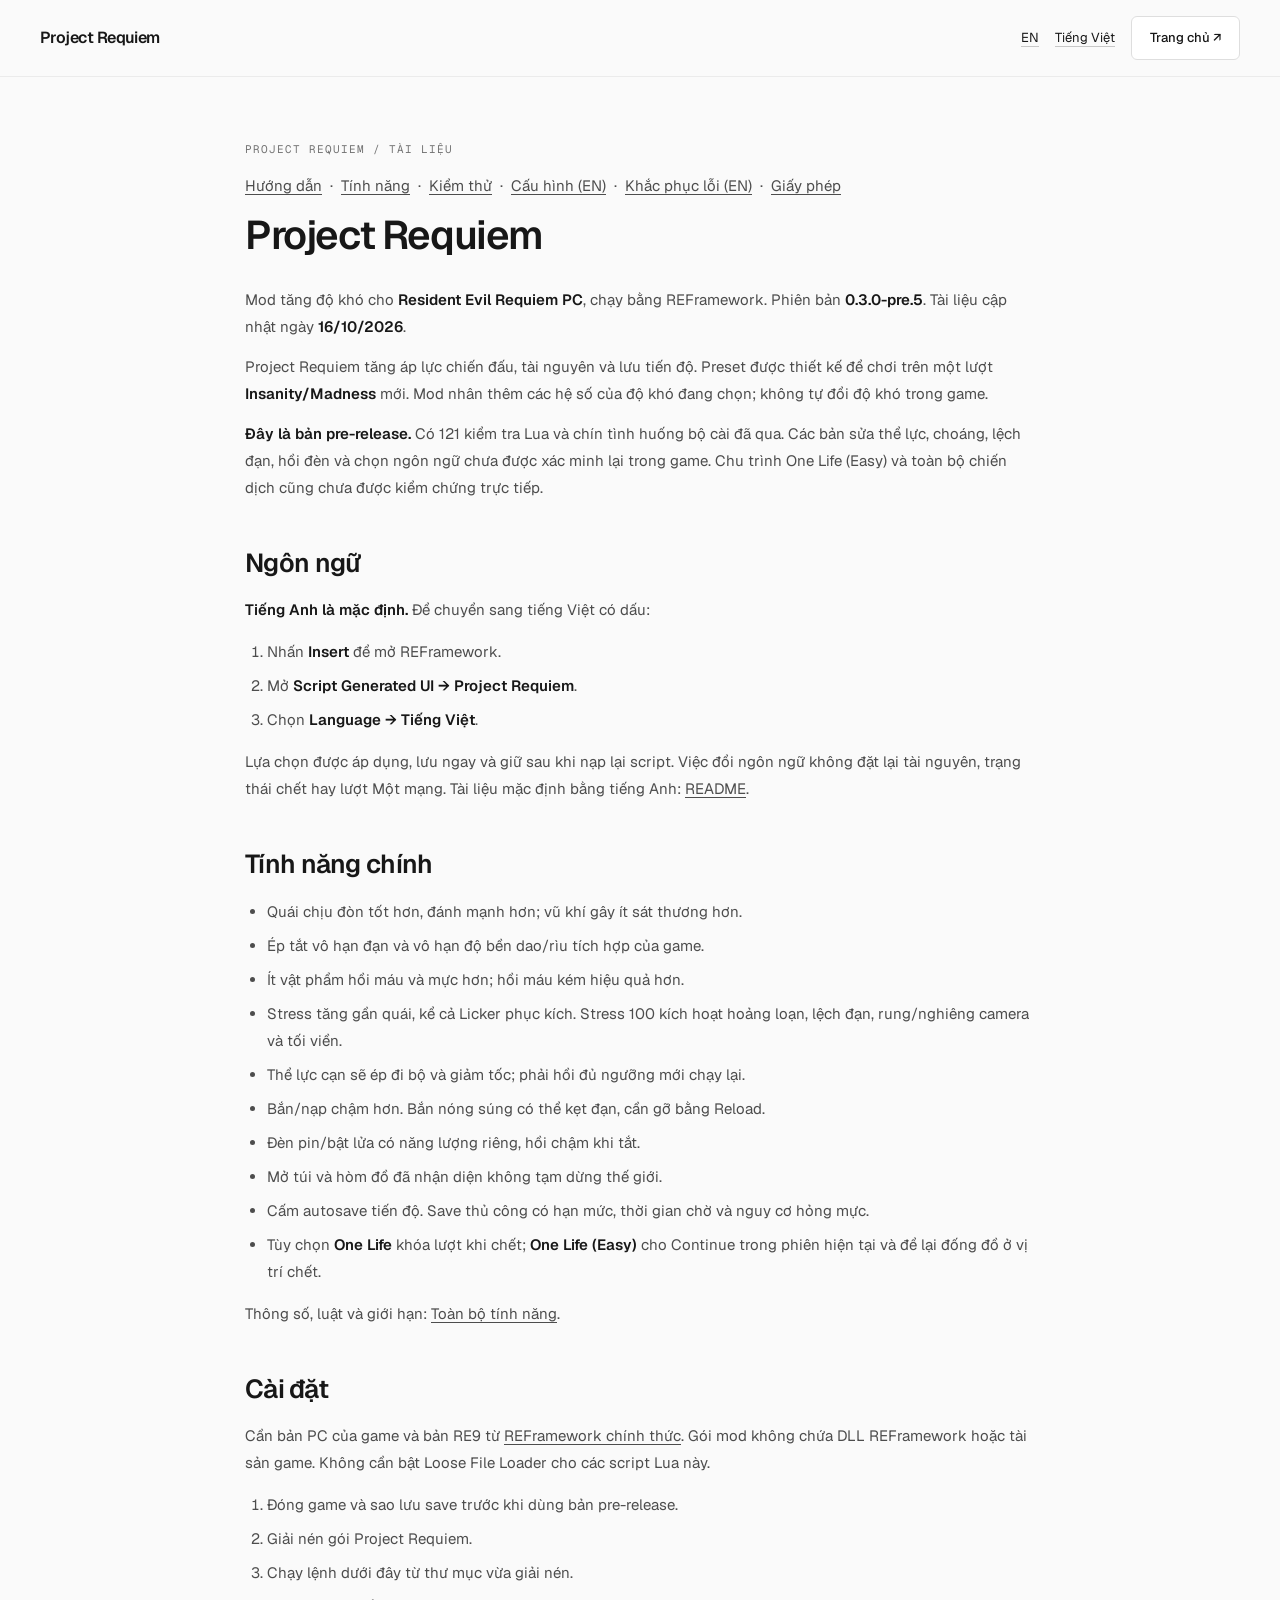
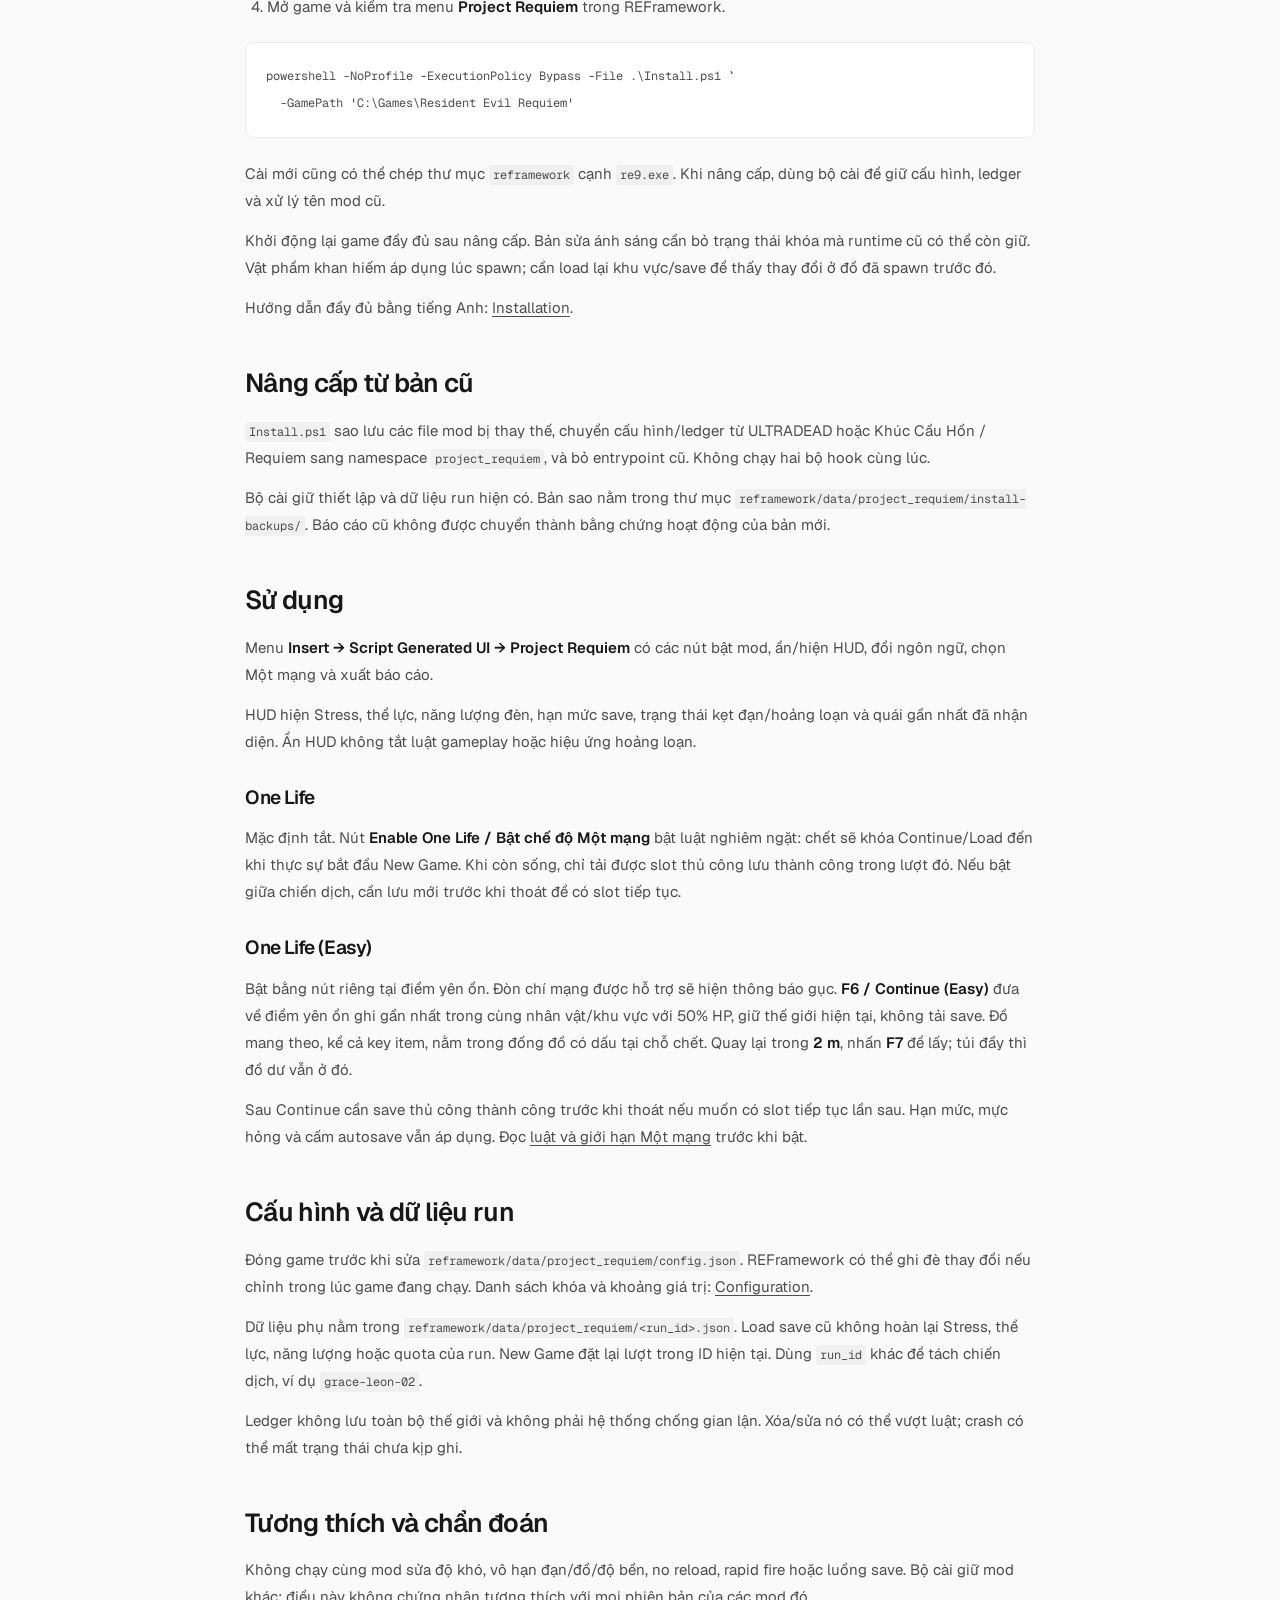
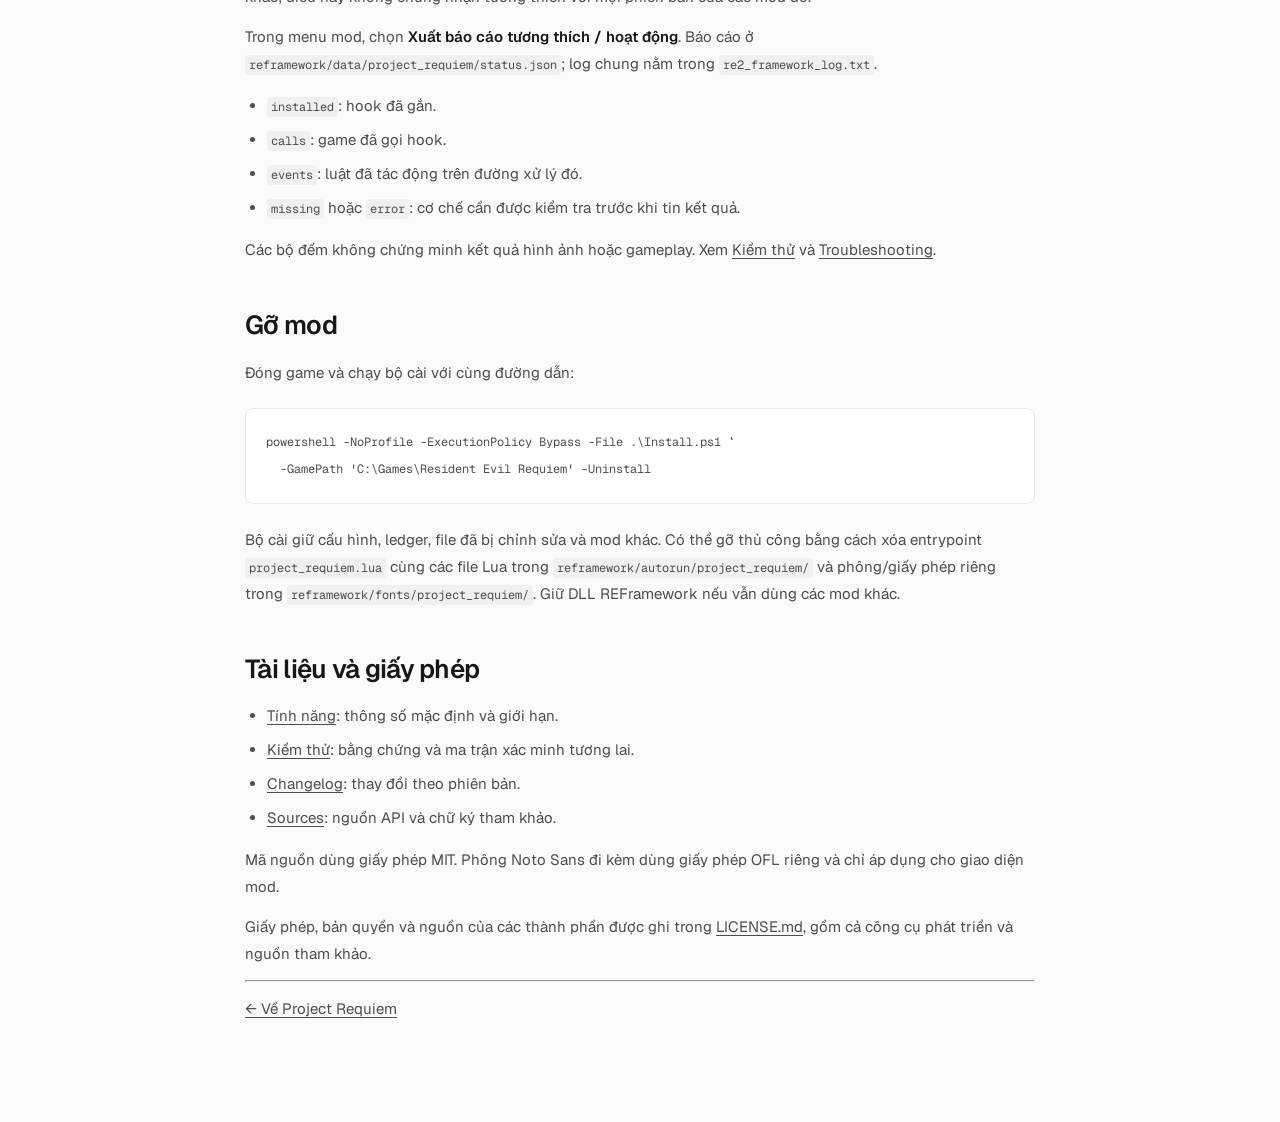
<file: docs/vi/README.html>
<!doctype html>
<html lang="vi">
<head>
  <meta charset="utf-8">
  <meta name="viewport" content="width=device-width, initial-scale=1">
  <meta name="theme-color" content="#fafafa">
  <meta name="description" content="Project Requiem — Project Requiem documentation.">
  <title>Project Requiem — Project Requiem</title>
  <link rel="icon" href="../../assets/favicon.svg" type="image/svg+xml">
  <link rel="stylesheet" href="../../assets/site.css">
</head>
<body>
  <a class="skip-link" href="#main">Đến nội dung</a>
  <header class="site-header"><div class="nav-shell">
    <a class="wordmark" href="../../index.html">Project Requiem</a>
    <nav class="nav-actions" aria-label="Ngôn ngữ tài liệu">
      <a class="text-link" href="../README.html" lang="en">EN</a>
      <a class="text-link" href="README.html" lang="vi" aria-current="true">Tiếng Việt</a>
      <a class="button secondary" href="../../index.html">Trang chủ ↗</a>
    </nav>
  </div></header>
  <main class="documentation" id="main">
    <p class="eyebrow">PROJECT REQUIEM / TÀI LIỆU</p>
    <nav aria-label="Điều hướng tài liệu"><p><a href="README.html">Hướng dẫn</a> &nbsp;·&nbsp; <a href="FEATURES.html">Tính năng</a> &nbsp;·&nbsp; <a href="TESTING.html">Kiểm thử</a> &nbsp;·&nbsp; <a href="../CONFIGURATION.html">Cấu hình (EN)</a> &nbsp;·&nbsp; <a href="../TROUBLESHOOTING.html">Khắc phục lỗi (EN)</a> &nbsp;·&nbsp; <a href="../LICENSE.html">Giấy phép</a></p></nav>
    <article><h1 id="project-requiem">Project Requiem</h1>
<p>Mod tăng độ khó cho <strong>Resident Evil Requiem PC</strong>, chạy bằng REFramework.
Phiên bản <strong>0.3.0-pre.5</strong>. Tài liệu cập nhật ngày <strong>16/10/2026</strong>.</p>
<p>Project Requiem tăng áp lực chiến đấu, tài nguyên và lưu tiến độ. Preset
được thiết kế để chơi trên một lượt <strong>Insanity/Madness</strong> mới. Mod nhân
thêm các hệ số của độ khó đang chọn; không tự đổi độ khó trong game.</p>
<p><strong>Đây là bản pre-release.</strong> Có 121 kiểm tra Lua và chín tình huống bộ cài
đã qua. Các bản sửa thể lực, choáng, lệch đạn, hồi đèn và chọn ngôn ngữ
chưa được xác minh lại trong game. Chu trình One Life (Easy) và toàn bộ
chiến dịch cũng chưa được kiểm chứng trực tiếp.</p>
<h2 id="ngôn-ngữ">Ngôn ngữ</h2>
<p><strong>Tiếng Anh là mặc định.</strong> Để chuyển sang tiếng Việt có dấu:</p>
<ol>
<li>Nhấn <strong>Insert</strong> để mở REFramework.</li>
<li>Mở <strong>Script Generated UI → Project Requiem</strong>.</li>
<li>Chọn <strong>Language → Tiếng Việt</strong>.</li>
</ol>
<p>Lựa chọn được áp dụng, lưu ngay và giữ sau khi nạp lại script. Việc đổi
ngôn ngữ không đặt lại tài nguyên, trạng thái chết hay lượt Một mạng.
Tài liệu mặc định bằng tiếng Anh: <a href="../README.html">README</a>.</p>
<h2 id="tính-năng-chính">Tính năng chính</h2>
<ul>
<li>Quái chịu đòn tốt hơn, đánh mạnh hơn; vũ khí gây ít sát thương hơn.</li>
<li>Ép tắt vô hạn đạn và vô hạn độ bền dao/rìu tích hợp của game.</li>
<li>Ít vật phẩm hồi máu và mực hơn; hồi máu kém hiệu quả hơn.</li>
<li>Stress tăng gần quái, kể cả Licker phục kích. Stress 100 kích hoạt
hoảng loạn, lệch đạn, rung/nghiêng camera và tối viền.</li>
<li>Thể lực cạn sẽ ép đi bộ và giảm tốc; phải hồi đủ ngưỡng mới chạy lại.</li>
<li>Bắn/nạp chậm hơn. Bắn nóng súng có thể kẹt đạn, cần gỡ bằng Reload.</li>
<li>Đèn pin/bật lửa có năng lượng riêng, hồi chậm khi tắt.</li>
<li>Mở túi và hòm đồ đã nhận diện không tạm dừng thế giới.</li>
<li>Cấm autosave tiến độ. Save thủ công có hạn mức, thời gian chờ và nguy
cơ hỏng mực.</li>
<li>Tùy chọn <strong>One Life</strong> khóa lượt khi chết; <strong>One Life (Easy)</strong> cho
Continue trong phiên hiện tại và để lại đống đồ ở vị trí chết.</li>
</ul>
<p>Thông số, luật và giới hạn: <a href="FEATURES.html">Toàn bộ tính năng</a>.</p>
<h2 id="cài-đặt">Cài đặt</h2>
<p>Cần bản PC của game và bản RE9 từ <a href="https://github.com/praydog/REFramework-nightly/releases" rel="noopener noreferrer">REFramework chính thức</a>.
Gói mod không chứa DLL REFramework hoặc tài sản game. Không cần bật
Loose File Loader cho các script Lua này.</p>
<ol>
<li>Đóng game và sao lưu save trước khi dùng bản pre-release.</li>
<li>Giải nén gói Project Requiem.</li>
<li>Chạy lệnh dưới đây từ thư mục vừa giải nén.</li>
<li>Mở game và kiểm tra menu <strong>Project Requiem</strong> trong REFramework.</li>
</ol>
<pre><code class="language-powershell">powershell -NoProfile -ExecutionPolicy Bypass -File .\Install.ps1 `
  -GamePath 'C:\Games\Resident Evil Requiem'
</code></pre>
<p>Cài mới cũng có thể chép thư mục <code>reframework</code> cạnh <code>re9.exe</code>. Khi nâng
cấp, dùng bộ cài để giữ cấu hình, ledger và xử lý tên mod cũ.</p>
<p>Khởi động lại game đầy đủ sau nâng cấp. Bản sửa ánh sáng cần bỏ trạng
thái khóa mà runtime cũ có thể còn giữ. Vật phẩm khan hiếm áp dụng lúc
spawn; cần load lại khu vực/save để thấy thay đổi ở đồ đã spawn trước đó.</p>
<p>Hướng dẫn đầy đủ bằng tiếng Anh: <a href="../INSTALLATION.html">Installation</a>.</p>
<h2 id="nâng-cấp-từ-bản-cũ">Nâng cấp từ bản cũ</h2>
<p><code>Install.ps1</code> sao lưu các file mod bị thay thế, chuyển cấu hình/ledger từ
ULTRADEAD hoặc Khúc Cầu Hồn / Requiem sang namespace <code>project_requiem</code>,
và bỏ entrypoint cũ. Không chạy hai bộ hook cùng lúc.</p>
<p>Bộ cài giữ thiết lập và dữ liệu run hiện có. Bản sao nằm trong thư mục
<code>reframework/data/project_requiem/install-backups/</code>. Báo cáo cũ không
được chuyển thành bằng chứng hoạt động của bản mới.</p>
<h2 id="sử-dụng">Sử dụng</h2>
<p>Menu <strong>Insert → Script Generated UI → Project Requiem</strong> có các nút bật
mod, ẩn/hiện HUD, đổi ngôn ngữ, chọn Một mạng và xuất báo cáo.</p>
<p>HUD hiện Stress, thể lực, năng lượng đèn, hạn mức save, trạng thái kẹt
đạn/hoảng loạn và quái gần nhất đã nhận diện. Ẩn HUD không tắt luật
gameplay hoặc hiệu ứng hoảng loạn.</p>
<h3 id="one-life">One Life</h3>
<p>Mặc định tắt. Nút <strong>Enable One Life / Bật chế độ Một mạng</strong> bật luật
nghiêm ngặt: chết sẽ khóa Continue/Load đến khi thực sự bắt đầu New Game.
Khi còn sống, chỉ tải được slot thủ công lưu thành công trong lượt đó.
Nếu bật giữa chiến dịch, cần lưu mới trước khi thoát để có slot tiếp tục.</p>
<h3 id="one-life-easy">One Life (Easy)</h3>
<p>Bật bằng nút riêng tại điểm yên ổn. Đòn chí mạng được hỗ trợ sẽ hiện
thông báo gục. <strong>F6 / Continue (Easy)</strong> đưa về điểm yên ổn ghi gần nhất
trong cùng nhân vật/khu vực với 50% HP, giữ thế giới hiện tại, không tải
save. Đồ mang theo, kể cả key item, nằm trong đống đồ có dấu tại chỗ chết.
Quay lại trong <strong>2 m</strong>, nhấn <strong>F7</strong> để lấy; túi đầy thì đồ dư vẫn ở đó.</p>
<p>Sau Continue cần save thủ công thành công trước khi thoát nếu muốn có
slot tiếp tục lần sau. Hạn mức, mực hỏng và cấm autosave vẫn áp dụng.
Đọc <a href="FEATURES.html#ch%E1%BA%BF-%C4%91%E1%BB%99-m%E1%BB%99t-m%E1%BA%A1ng">luật và giới hạn Một mạng</a> trước khi bật.</p>
<h2 id="cấu-hình-và-dữ-liệu-run">Cấu hình và dữ liệu run</h2>
<p>Đóng game trước khi sửa <code>reframework/data/project_requiem/config.json</code>.
REFramework có thể ghi đè thay đổi nếu chỉnh trong lúc game đang chạy.
Danh sách khóa và khoảng giá trị: <a href="../CONFIGURATION.html">Configuration</a>.</p>
<p>Dữ liệu phụ nằm trong <code>reframework/data/project_requiem/&lt;run_id&gt;.json</code>.
Load save cũ không hoàn lại Stress, thể lực, năng lượng hoặc quota của
run. New Game đặt lại lượt trong ID hiện tại. Dùng <code>run_id</code> khác để tách
chiến dịch, ví dụ <code>grace-leon-02</code>.</p>
<p>Ledger không lưu toàn bộ thế giới và không phải hệ thống chống gian lận.
Xóa/sửa nó có thể vượt luật; crash có thể mất trạng thái chưa kịp ghi.</p>
<h2 id="tương-thích-và-chẩn-đoán">Tương thích và chẩn đoán</h2>
<p>Không chạy cùng mod sửa độ khó, vô hạn đạn/đồ/độ bền, no reload, rapid
fire hoặc luồng save. Bộ cài giữ mod khác; điều này không chứng nhận
tương thích với mọi phiên bản của các mod đó.</p>
<p>Trong menu mod, chọn <strong>Xuất báo cáo tương thích / hoạt động</strong>. Báo cáo ở
<code>reframework/data/project_requiem/status.json</code>; log chung nằm trong
<code>re2_framework_log.txt</code>.</p>
<ul>
<li><code>installed</code>: hook đã gắn.</li>
<li><code>calls</code>: game đã gọi hook.</li>
<li><code>events</code>: luật đã tác động trên đường xử lý đó.</li>
<li><code>missing</code> hoặc <code>error</code>: cơ chế cần được kiểm tra trước khi tin kết quả.</li>
</ul>
<p>Các bộ đếm không chứng minh kết quả hình ảnh hoặc gameplay. Xem
<a href="TESTING.html">Kiểm thử</a> và <a href="../TROUBLESHOOTING.html">Troubleshooting</a>.</p>
<h2 id="gỡ-mod">Gỡ mod</h2>
<p>Đóng game và chạy bộ cài với cùng đường dẫn:</p>
<pre><code class="language-powershell">powershell -NoProfile -ExecutionPolicy Bypass -File .\Install.ps1 `
  -GamePath 'C:\Games\Resident Evil Requiem' -Uninstall
</code></pre>
<p>Bộ cài giữ cấu hình, ledger, file đã bị chỉnh sửa và mod khác. Có thể gỡ
thủ công bằng cách xóa entrypoint <code>project_requiem.lua</code> cùng các file Lua
trong <code>reframework/autorun/project_requiem/</code> và phông/giấy phép riêng
trong <code>reframework/fonts/project_requiem/</code>. Giữ DLL REFramework nếu vẫn
dùng các mod khác.</p>
<h2 id="tài-liệu-và-giấy-phép">Tài liệu và giấy phép</h2>
<ul>
<li><a href="FEATURES.html">Tính năng</a>: thông số mặc định và giới hạn.</li>
<li><a href="TESTING.html">Kiểm thử</a>: bằng chứng và ma trận xác minh tương lai.</li>
<li><a href="../CHANGELOG.html">Changelog</a>: thay đổi theo phiên bản.</li>
<li><a href="../SOURCES.html">Sources</a>: nguồn API và chữ ký tham khảo.</li>
</ul>
<p>Mã nguồn dùng giấy phép MIT. Phông Noto Sans đi kèm dùng giấy phép OFL
riêng và chỉ áp dụng cho giao diện mod.</p>
<p>Giấy phép, bản quyền và nguồn của các thành phần được ghi trong
<a href="../LICENSE.html">LICENSE.md</a>, gồm cả công cụ phát triển và nguồn tham khảo.</p>
</article>
    <hr>
    <p><a href="../../index.html">← Về Project Requiem</a></p>
  </main>
</body>
</html>
</file>
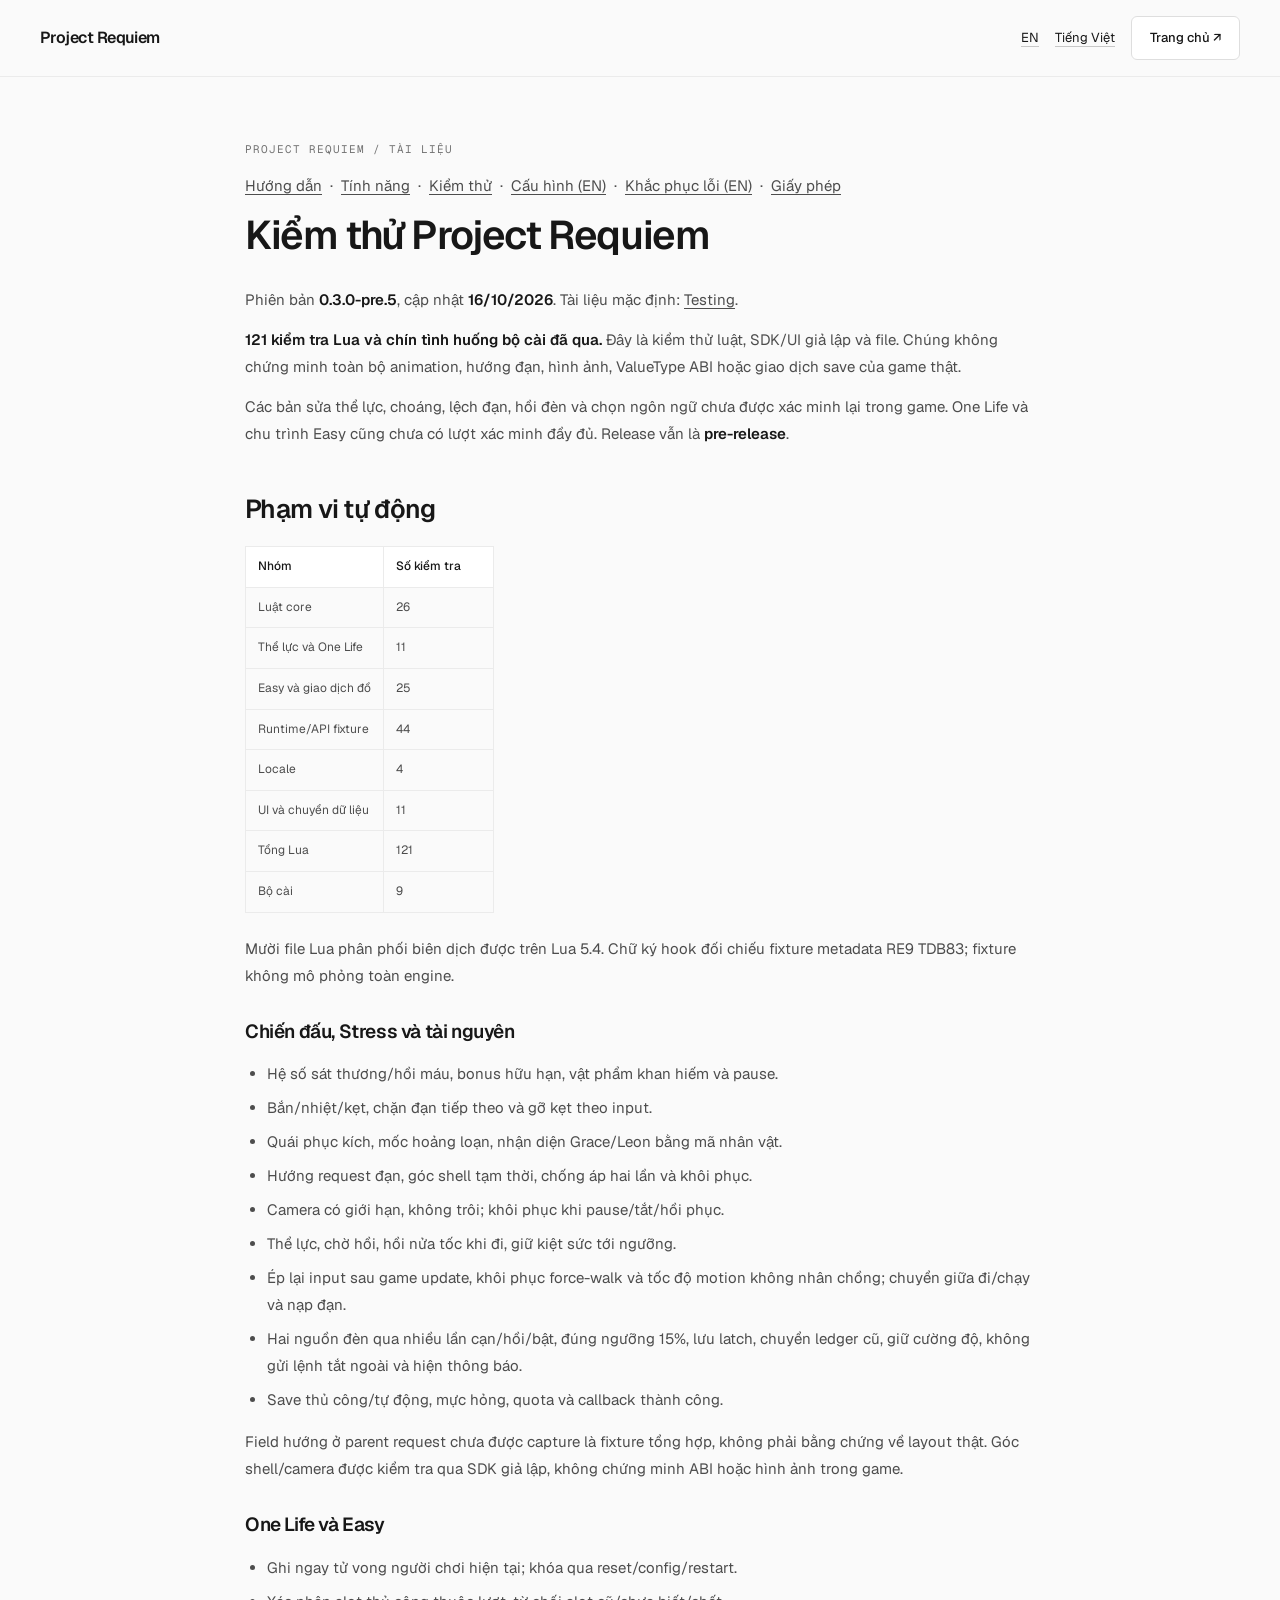
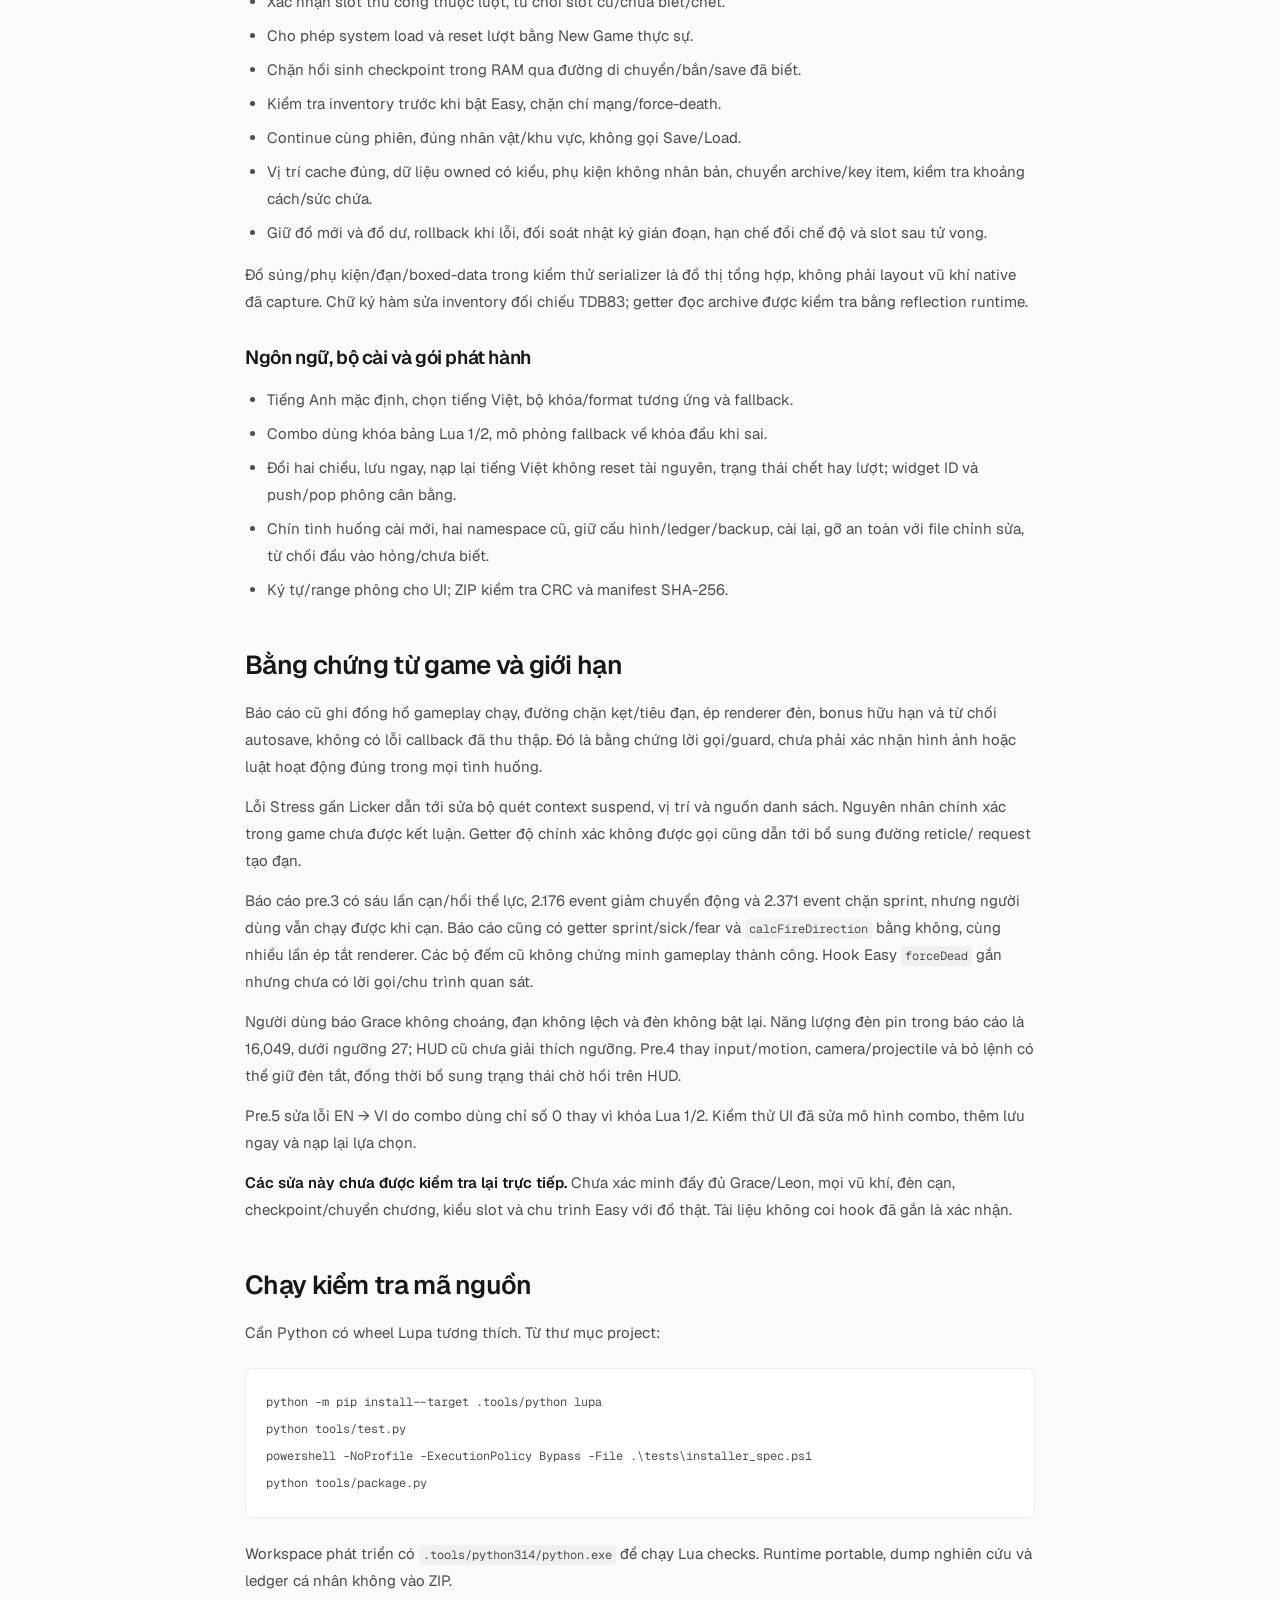
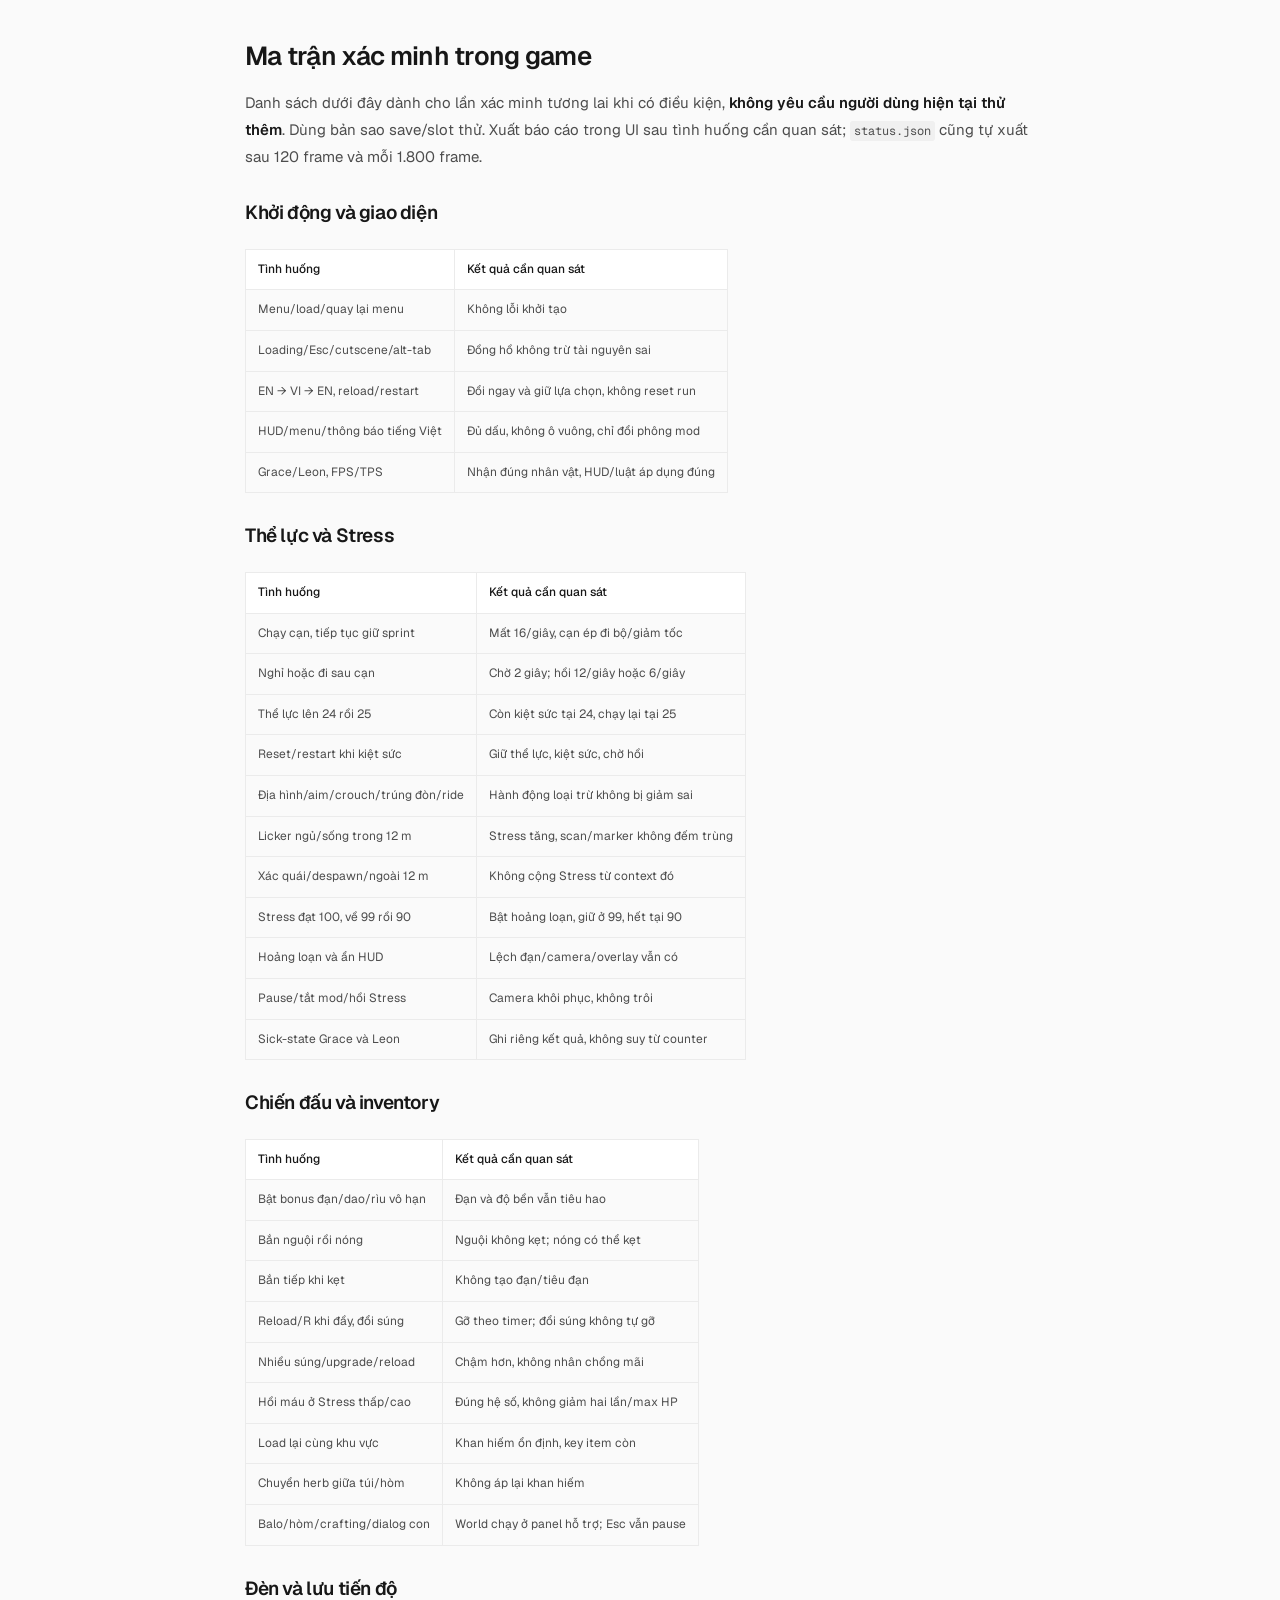
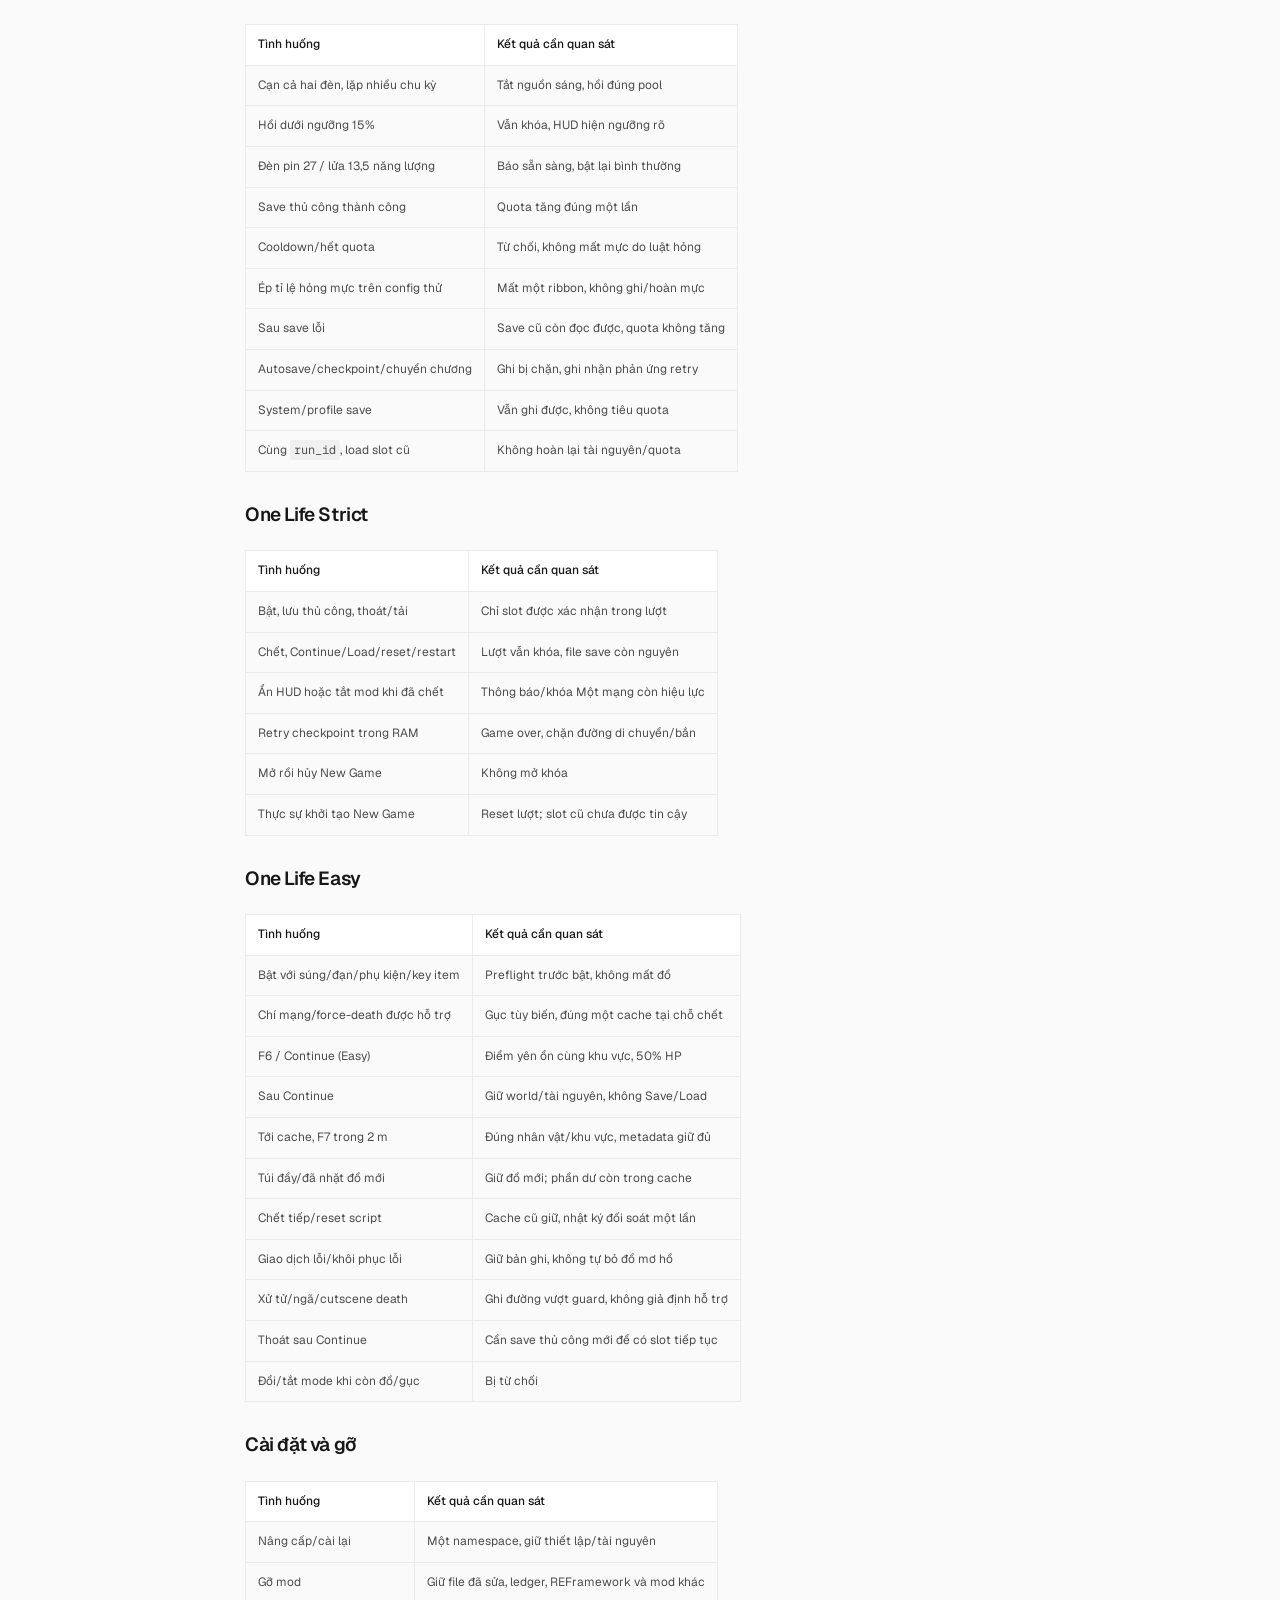
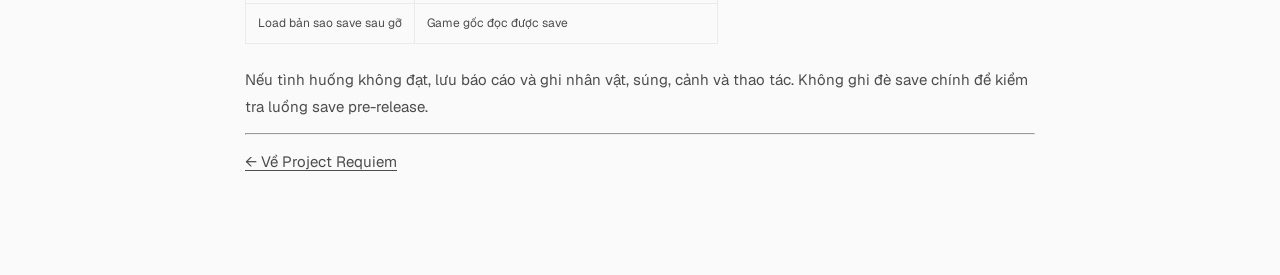
<file: docs/vi/TESTING.html>
<!doctype html>
<html lang="vi">
<head>
  <meta charset="utf-8">
  <meta name="viewport" content="width=device-width, initial-scale=1">
  <meta name="theme-color" content="#fafafa">
  <meta name="description" content="Kiểm thử Project Requiem — Project Requiem documentation.">
  <title>Kiểm thử Project Requiem — Project Requiem</title>
  <link rel="icon" href="../../assets/favicon.svg" type="image/svg+xml">
  <link rel="stylesheet" href="../../assets/site.css">
</head>
<body>
  <a class="skip-link" href="#main">Đến nội dung</a>
  <header class="site-header"><div class="nav-shell">
    <a class="wordmark" href="../../index.html">Project Requiem</a>
    <nav class="nav-actions" aria-label="Ngôn ngữ tài liệu">
      <a class="text-link" href="../README.html" lang="en">EN</a>
      <a class="text-link" href="README.html" lang="vi" aria-current="true">Tiếng Việt</a>
      <a class="button secondary" href="../../index.html">Trang chủ ↗</a>
    </nav>
  </div></header>
  <main class="documentation" id="main">
    <p class="eyebrow">PROJECT REQUIEM / TÀI LIỆU</p>
    <nav aria-label="Điều hướng tài liệu"><p><a href="README.html">Hướng dẫn</a> &nbsp;·&nbsp; <a href="FEATURES.html">Tính năng</a> &nbsp;·&nbsp; <a href="TESTING.html">Kiểm thử</a> &nbsp;·&nbsp; <a href="../CONFIGURATION.html">Cấu hình (EN)</a> &nbsp;·&nbsp; <a href="../TROUBLESHOOTING.html">Khắc phục lỗi (EN)</a> &nbsp;·&nbsp; <a href="../LICENSE.html">Giấy phép</a></p></nav>
    <article><h1 id="kiểm-thử-project-requiem">Kiểm thử Project Requiem</h1>
<p>Phiên bản <strong>0.3.0-pre.5</strong>, cập nhật <strong>16/10/2026</strong>. Tài liệu mặc định:
<a href="../TESTING.html">Testing</a>.</p>
<p><strong>121 kiểm tra Lua và chín tình huống bộ cài đã qua.</strong> Đây là kiểm thử
luật, SDK/UI giả lập và file. Chúng không chứng minh toàn bộ animation,
hướng đạn, hình ảnh, ValueType ABI hoặc giao dịch save của game thật.</p>
<p>Các bản sửa thể lực, choáng, lệch đạn, hồi đèn và chọn ngôn ngữ chưa được
xác minh lại trong game. One Life và chu trình Easy cũng chưa có lượt
xác minh đầy đủ. Release vẫn là <strong>pre-release</strong>.</p>
<h2 id="phạm-vi-tự-động">Phạm vi tự động</h2>
<table>
<thead>
<tr>
<th>Nhóm</th>
<th>Số kiểm tra</th>
</tr>
</thead>
<tbody>
<tr>
<td>Luật core</td>
<td>26</td>
</tr>
<tr>
<td>Thể lực và One Life</td>
<td>11</td>
</tr>
<tr>
<td>Easy và giao dịch đồ</td>
<td>25</td>
</tr>
<tr>
<td>Runtime/API fixture</td>
<td>44</td>
</tr>
<tr>
<td>Locale</td>
<td>4</td>
</tr>
<tr>
<td>UI và chuyển dữ liệu</td>
<td>11</td>
</tr>
<tr>
<td>Tổng Lua</td>
<td>121</td>
</tr>
<tr>
<td>Bộ cài</td>
<td>9</td>
</tr>
</tbody>
</table>
<p>Mười file Lua phân phối biên dịch được trên Lua 5.4. Chữ ký hook đối
chiếu fixture metadata RE9 TDB83; fixture không mô phỏng toàn engine.</p>
<h3 id="chiến-đấu-stress-và-tài-nguyên">Chiến đấu, Stress và tài nguyên</h3>
<ul>
<li>Hệ số sát thương/hồi máu, bonus hữu hạn, vật phẩm khan hiếm và pause.</li>
<li>Bắn/nhiệt/kẹt, chặn đạn tiếp theo và gỡ kẹt theo input.</li>
<li>Quái phục kích, mốc hoảng loạn, nhận diện Grace/Leon bằng mã nhân vật.</li>
<li>Hướng request đạn, góc shell tạm thời, chống áp hai lần và khôi phục.</li>
<li>Camera có giới hạn, không trôi; khôi phục khi pause/tắt/hồi phục.</li>
<li>Thể lực, chờ hồi, hồi nửa tốc khi đi, giữ kiệt sức tới ngưỡng.</li>
<li>Ép lại input sau game update, khôi phục force-walk và tốc độ motion
không nhân chồng; chuyển giữa đi/chạy và nạp đạn.</li>
<li>Hai nguồn đèn qua nhiều lần cạn/hồi/bật, đúng ngưỡng 15%, lưu latch,
chuyển ledger cũ, giữ cường độ, không gửi lệnh tắt ngoài và hiện thông báo.</li>
<li>Save thủ công/tự động, mực hỏng, quota và callback thành công.</li>
</ul>
<p>Field hướng ở parent request chưa được capture là fixture tổng hợp,
không phải bằng chứng về layout thật. Góc shell/camera được kiểm tra qua
SDK giả lập, không chứng minh ABI hoặc hình ảnh trong game.</p>
<h3 id="one-life-và-easy">One Life và Easy</h3>
<ul>
<li>Ghi ngay tử vong người chơi hiện tại; khóa qua reset/config/restart.</li>
<li>Xác nhận slot thủ công thuộc lượt, từ chối slot cũ/chưa biết/chết.</li>
<li>Cho phép system load và reset lượt bằng New Game thực sự.</li>
<li>Chặn hồi sinh checkpoint trong RAM qua đường di chuyển/bắn/save đã biết.</li>
<li>Kiểm tra inventory trước khi bật Easy, chặn chí mạng/force-death.</li>
<li>Continue cùng phiên, đúng nhân vật/khu vực, không gọi Save/Load.</li>
<li>Vị trí cache đúng, dữ liệu owned có kiểu, phụ kiện không nhân bản,
chuyển archive/key item, kiểm tra khoảng cách/sức chứa.</li>
<li>Giữ đồ mới và đồ dư, rollback khi lỗi, đối soát nhật ký gián đoạn,
hạn chế đổi chế độ và slot sau tử vong.</li>
</ul>
<p>Đồ súng/phụ kiện/đạn/boxed-data trong kiểm thử serializer là đồ thị tổng
hợp, không phải layout vũ khí native đã capture. Chữ ký hàm sửa inventory
đối chiếu TDB83; getter đọc archive được kiểm tra bằng reflection runtime.</p>
<h3 id="ngôn-ngữ-bộ-cài-và-gói-phát-hành">Ngôn ngữ, bộ cài và gói phát hành</h3>
<ul>
<li>Tiếng Anh mặc định, chọn tiếng Việt, bộ khóa/format tương ứng và fallback.</li>
<li>Combo dùng khóa bảng Lua 1/2, mô phỏng fallback về khóa đầu khi sai.</li>
<li>Đổi hai chiều, lưu ngay, nạp lại tiếng Việt không reset tài nguyên,
trạng thái chết hay lượt; widget ID và push/pop phông cân bằng.</li>
<li>Chín tình huống cài mới, hai namespace cũ, giữ cấu hình/ledger/backup,
cài lại, gỡ an toàn với file chỉnh sửa, từ chối đầu vào hỏng/chưa biết.</li>
<li>Ký tự/range phông cho UI; ZIP kiểm tra CRC và manifest SHA-256.</li>
</ul>
<h2 id="bằng-chứng-từ-game-và-giới-hạn">Bằng chứng từ game và giới hạn</h2>
<p>Báo cáo cũ ghi đồng hồ gameplay chạy, đường chặn kẹt/tiêu đạn, ép renderer
đèn, bonus hữu hạn và từ chối autosave, không có lỗi callback đã thu thập.
Đó là bằng chứng lời gọi/guard, chưa phải xác nhận hình ảnh hoặc luật
hoạt động đúng trong mọi tình huống.</p>
<p>Lỗi Stress gần Licker dẫn tới sửa bộ quét context suspend, vị trí và
nguồn danh sách. Nguyên nhân chính xác trong game chưa được kết luận.
Getter độ chính xác không được gọi cũng dẫn tới bổ sung đường reticle/
request tạo đạn.</p>
<p>Báo cáo pre.3 có sáu lần cạn/hồi thể lực, 2.176 event giảm chuyển động và
2.371 event chặn sprint, nhưng người dùng vẫn chạy được khi cạn. Báo cáo
cũng có getter sprint/sick/fear và <code>calcFireDirection</code> bằng không, cùng
nhiều lần ép tắt renderer. Các bộ đếm cũ không chứng minh gameplay thành
công. Hook Easy <code>forceDead</code> gắn nhưng chưa có lời gọi/chu trình quan sát.</p>
<p>Người dùng báo Grace không choáng, đạn không lệch và đèn không bật lại.
Năng lượng đèn pin trong báo cáo là 16,049, dưới ngưỡng 27; HUD cũ chưa
giải thích ngưỡng. Pre.4 thay input/motion, camera/projectile và bỏ lệnh
có thể giữ đèn tắt, đồng thời bổ sung trạng thái chờ hồi trên HUD.</p>
<p>Pre.5 sửa lỗi EN → VI do combo dùng chỉ số 0 thay vì khóa Lua 1/2. Kiểm
thử UI đã sửa mô hình combo, thêm lưu ngay và nạp lại lựa chọn.</p>
<p><strong>Các sửa này chưa được kiểm tra lại trực tiếp.</strong> Chưa xác minh đầy đủ
Grace/Leon, mọi vũ khí, đèn cạn, checkpoint/chuyển chương, kiểu slot và
chu trình Easy với đồ thật. Tài liệu không coi hook đã gắn là xác nhận.</p>
<h2 id="chạy-kiểm-tra-mã-nguồn">Chạy kiểm tra mã nguồn</h2>
<p>Cần Python có wheel Lupa tương thích. Từ thư mục project:</p>
<pre><code class="language-powershell">python -m pip install --target .tools/python lupa
python tools/test.py
powershell -NoProfile -ExecutionPolicy Bypass -File .\tests\installer_spec.ps1
python tools/package.py
</code></pre>
<p>Workspace phát triển có <code>.tools/python314/python.exe</code> để chạy Lua checks.
Runtime portable, dump nghiên cứu và ledger cá nhân không vào ZIP.</p>
<h2 id="ma-trận-xác-minh-trong-game">Ma trận xác minh trong game</h2>
<p>Danh sách dưới đây dành cho lần xác minh tương lai khi có điều kiện,
<strong>không yêu cầu người dùng hiện tại thử thêm</strong>. Dùng bản sao save/slot thử.
Xuất báo cáo trong UI sau tình huống cần quan sát; <code>status.json</code> cũng tự
xuất sau 120 frame và mỗi 1.800 frame.</p>
<h3 id="khởi-động-và-giao-diện">Khởi động và giao diện</h3>
<table>
<thead>
<tr>
<th>Tình huống</th>
<th>Kết quả cần quan sát</th>
</tr>
</thead>
<tbody>
<tr>
<td>Menu/load/quay lại menu</td>
<td>Không lỗi khởi tạo</td>
</tr>
<tr>
<td>Loading/Esc/cutscene/alt-tab</td>
<td>Đồng hồ không trừ tài nguyên sai</td>
</tr>
<tr>
<td>EN → VI → EN, reload/restart</td>
<td>Đổi ngay và giữ lựa chọn, không reset run</td>
</tr>
<tr>
<td>HUD/menu/thông báo tiếng Việt</td>
<td>Đủ dấu, không ô vuông, chỉ đổi phông mod</td>
</tr>
<tr>
<td>Grace/Leon, FPS/TPS</td>
<td>Nhận đúng nhân vật, HUD/luật áp dụng đúng</td>
</tr>
</tbody>
</table>
<h3 id="thể-lực-và-stress">Thể lực và Stress</h3>
<table>
<thead>
<tr>
<th>Tình huống</th>
<th>Kết quả cần quan sát</th>
</tr>
</thead>
<tbody>
<tr>
<td>Chạy cạn, tiếp tục giữ sprint</td>
<td>Mất 16/giây, cạn ép đi bộ/giảm tốc</td>
</tr>
<tr>
<td>Nghỉ hoặc đi sau cạn</td>
<td>Chờ 2 giây; hồi 12/giây hoặc 6/giây</td>
</tr>
<tr>
<td>Thể lực lên 24 rồi 25</td>
<td>Còn kiệt sức tại 24, chạy lại tại 25</td>
</tr>
<tr>
<td>Reset/restart khi kiệt sức</td>
<td>Giữ thể lực, kiệt sức, chờ hồi</td>
</tr>
<tr>
<td>Địa hình/aim/crouch/trúng đòn/ride</td>
<td>Hành động loại trừ không bị giảm sai</td>
</tr>
<tr>
<td>Licker ngủ/sống trong 12 m</td>
<td>Stress tăng, scan/marker không đếm trùng</td>
</tr>
<tr>
<td>Xác quái/despawn/ngoài 12 m</td>
<td>Không cộng Stress từ context đó</td>
</tr>
<tr>
<td>Stress đạt 100, về 99 rồi 90</td>
<td>Bật hoảng loạn, giữ ở 99, hết tại 90</td>
</tr>
<tr>
<td>Hoảng loạn và ẩn HUD</td>
<td>Lệch đạn/camera/overlay vẫn có</td>
</tr>
<tr>
<td>Pause/tắt mod/hồi Stress</td>
<td>Camera khôi phục, không trôi</td>
</tr>
<tr>
<td>Sick-state Grace và Leon</td>
<td>Ghi riêng kết quả, không suy từ counter</td>
</tr>
</tbody>
</table>
<h3 id="chiến-đấu-và-inventory">Chiến đấu và inventory</h3>
<table>
<thead>
<tr>
<th>Tình huống</th>
<th>Kết quả cần quan sát</th>
</tr>
</thead>
<tbody>
<tr>
<td>Bật bonus đạn/dao/rìu vô hạn</td>
<td>Đạn và độ bền vẫn tiêu hao</td>
</tr>
<tr>
<td>Bắn nguội rồi nóng</td>
<td>Nguội không kẹt; nóng có thể kẹt</td>
</tr>
<tr>
<td>Bắn tiếp khi kẹt</td>
<td>Không tạo đạn/tiêu đạn</td>
</tr>
<tr>
<td>Reload/R khi đầy, đổi súng</td>
<td>Gỡ theo timer; đổi súng không tự gỡ</td>
</tr>
<tr>
<td>Nhiều súng/upgrade/reload</td>
<td>Chậm hơn, không nhân chồng mãi</td>
</tr>
<tr>
<td>Hồi máu ở Stress thấp/cao</td>
<td>Đúng hệ số, không giảm hai lần/max HP</td>
</tr>
<tr>
<td>Load lại cùng khu vực</td>
<td>Khan hiếm ổn định, key item còn</td>
</tr>
<tr>
<td>Chuyển herb giữa túi/hòm</td>
<td>Không áp lại khan hiếm</td>
</tr>
<tr>
<td>Balo/hòm/crafting/dialog con</td>
<td>World chạy ở panel hỗ trợ; Esc vẫn pause</td>
</tr>
</tbody>
</table>
<h3 id="đèn-và-lưu-tiến-độ">Đèn và lưu tiến độ</h3>
<table>
<thead>
<tr>
<th>Tình huống</th>
<th>Kết quả cần quan sát</th>
</tr>
</thead>
<tbody>
<tr>
<td>Cạn cả hai đèn, lặp nhiều chu kỳ</td>
<td>Tắt nguồn sáng, hồi đúng pool</td>
</tr>
<tr>
<td>Hồi dưới ngưỡng 15%</td>
<td>Vẫn khóa, HUD hiện ngưỡng rõ</td>
</tr>
<tr>
<td>Đèn pin 27 / lửa 13,5 năng lượng</td>
<td>Báo sẵn sàng, bật lại bình thường</td>
</tr>
<tr>
<td>Save thủ công thành công</td>
<td>Quota tăng đúng một lần</td>
</tr>
<tr>
<td>Cooldown/hết quota</td>
<td>Từ chối, không mất mực do luật hỏng</td>
</tr>
<tr>
<td>Ép tỉ lệ hỏng mực trên config thử</td>
<td>Mất một ribbon, không ghi/hoàn mực</td>
</tr>
<tr>
<td>Sau save lỗi</td>
<td>Save cũ còn đọc được, quota không tăng</td>
</tr>
<tr>
<td>Autosave/checkpoint/chuyển chương</td>
<td>Ghi bị chặn, ghi nhận phản ứng retry</td>
</tr>
<tr>
<td>System/profile save</td>
<td>Vẫn ghi được, không tiêu quota</td>
</tr>
<tr>
<td>Cùng <code>run_id</code>, load slot cũ</td>
<td>Không hoàn lại tài nguyên/quota</td>
</tr>
</tbody>
</table>
<h3 id="one-life-strict">One Life Strict</h3>
<table>
<thead>
<tr>
<th>Tình huống</th>
<th>Kết quả cần quan sát</th>
</tr>
</thead>
<tbody>
<tr>
<td>Bật, lưu thủ công, thoát/tải</td>
<td>Chỉ slot được xác nhận trong lượt</td>
</tr>
<tr>
<td>Chết, Continue/Load/reset/restart</td>
<td>Lượt vẫn khóa, file save còn nguyên</td>
</tr>
<tr>
<td>Ẩn HUD hoặc tắt mod khi đã chết</td>
<td>Thông báo/khóa Một mạng còn hiệu lực</td>
</tr>
<tr>
<td>Retry checkpoint trong RAM</td>
<td>Game over, chặn đường di chuyển/bắn</td>
</tr>
<tr>
<td>Mở rồi hủy New Game</td>
<td>Không mở khóa</td>
</tr>
<tr>
<td>Thực sự khởi tạo New Game</td>
<td>Reset lượt; slot cũ chưa được tin cậy</td>
</tr>
</tbody>
</table>
<h3 id="one-life-easy">One Life Easy</h3>
<table>
<thead>
<tr>
<th>Tình huống</th>
<th>Kết quả cần quan sát</th>
</tr>
</thead>
<tbody>
<tr>
<td>Bật với súng/đạn/phụ kiện/key item</td>
<td>Preflight trước bật, không mất đồ</td>
</tr>
<tr>
<td>Chí mạng/force-death được hỗ trợ</td>
<td>Gục tùy biến, đúng một cache tại chỗ chết</td>
</tr>
<tr>
<td>F6 / Continue (Easy)</td>
<td>Điểm yên ổn cùng khu vực, 50% HP</td>
</tr>
<tr>
<td>Sau Continue</td>
<td>Giữ world/tài nguyên, không Save/Load</td>
</tr>
<tr>
<td>Tới cache, F7 trong 2 m</td>
<td>Đúng nhân vật/khu vực, metadata giữ đủ</td>
</tr>
<tr>
<td>Túi đầy/đã nhặt đồ mới</td>
<td>Giữ đồ mới; phần dư còn trong cache</td>
</tr>
<tr>
<td>Chết tiếp/reset script</td>
<td>Cache cũ giữ, nhật ký đối soát một lần</td>
</tr>
<tr>
<td>Giao dịch lỗi/khôi phục lỗi</td>
<td>Giữ bản ghi, không tự bỏ đồ mơ hồ</td>
</tr>
<tr>
<td>Xử tử/ngã/cutscene death</td>
<td>Ghi đường vượt guard, không giả định hỗ trợ</td>
</tr>
<tr>
<td>Thoát sau Continue</td>
<td>Cần save thủ công mới để có slot tiếp tục</td>
</tr>
<tr>
<td>Đổi/tắt mode khi còn đồ/gục</td>
<td>Bị từ chối</td>
</tr>
</tbody>
</table>
<h3 id="cài-đặt-và-gỡ">Cài đặt và gỡ</h3>
<table>
<thead>
<tr>
<th>Tình huống</th>
<th>Kết quả cần quan sát</th>
</tr>
</thead>
<tbody>
<tr>
<td>Nâng cấp/cài lại</td>
<td>Một namespace, giữ thiết lập/tài nguyên</td>
</tr>
<tr>
<td>Gỡ mod</td>
<td>Giữ file đã sửa, ledger, REFramework và mod khác</td>
</tr>
<tr>
<td>Load bản sao save sau gỡ</td>
<td>Game gốc đọc được save</td>
</tr>
</tbody>
</table>
<p>Nếu tình huống không đạt, lưu báo cáo và ghi nhân vật, súng, cảnh và thao
tác. Không ghi đè save chính để kiểm tra luồng save pre-release.</p>
</article>
    <hr>
    <p><a href="../../index.html">← Về Project Requiem</a></p>
  </main>
</body>
</html>
</file>
<file: assets/site.css>
@font-face{font-family:Geist;src:url('./fonts/geist-sans-variable.woff2') format('woff2');font-style:normal;font-weight:100 900;font-display:swap}
@font-face{font-family:'Geist Mono';src:url('./fonts/geist-mono-variable.woff2') format('woff2');font-style:normal;font-weight:100 900;font-display:swap}
:root{--canvas:#fafafa;--surface:#fff;--ink:#171717;--body:#4d4d4d;--muted:#737373;--hairline:#ebebeb;--soft:#f2f2f2;--sans:Geist,Arial,sans-serif;--mono:'Geist Mono',monospace;--container:1200px}
*{box-sizing:border-box}html{scroll-behavior:smooth;scroll-padding-top:100px}body{margin:0;background:var(--canvas);color:var(--ink);font-family:var(--sans);font-size:14px;line-height:1.5;-webkit-font-smoothing:antialiased}a{color:inherit;text-decoration:none}button,input{font:inherit}button,a,input,summary{-webkit-tap-highlight-color:transparent}button{cursor:pointer}button:disabled{cursor:default}button,a,input,summary{outline-offset:5px}:focus-visible{outline:2px solid #0070f3}svg{display:block;fill:none;stroke:currentColor;stroke-width:1.5;stroke-linecap:round;stroke-linejoin:round}h1,h2,h3,p{margin:0}h1,h2,h3{font-weight:600}h2{font-size:36px;line-height:1.14;letter-spacing:-1.45px}h3{font-size:20px;line-height:1.4;letter-spacing:-.4px}button{color:inherit}button[hidden],[hidden]{display:none!important}.container{width:min(var(--container),calc(100% - 64px));margin-inline:auto}.mono,.eyebrow{font-family:var(--mono);font-weight:400;font-size:11px;letter-spacing:.035em}.eyebrow{font-size:11px;letter-spacing:.09em;line-height:1.6;text-transform:uppercase;color:var(--muted)}.section{padding-block:108px}.section-heading{display:flex;justify-content:space-between;gap:48px;align-items:flex-end;margin-bottom:40px}.section-heading .eyebrow{margin-bottom:16px}.section-lead{font-size:16px;line-height:1.65;color:var(--body);max-width:370px}.text-link{background:none;border:0;padding:0;display:inline;color:var(--ink);font-size:13px;text-decoration:underline;text-underline-offset:4px;text-decoration-color:#c7c7c7}.text-link:hover{text-decoration-color:var(--ink)}.button{display:inline-flex;align-items:center;justify-content:center;gap:13px;min-height:44px;padding:0 18px;border-radius:6px;border:1px solid transparent;font-size:13px;font-weight:500;white-space:nowrap;transition:background .18s,transform .18s,border-color .18s}.button svg{width:18px;height:18px}.button.primary,.nav-download{background:var(--ink);color:#fff;border-color:var(--ink)}.button.primary:hover,.nav-download:hover{background:#333}.button.secondary{background:var(--surface);border-color:#dedede;color:var(--ink)}.button.secondary:hover{background:#f4f4f4;border-color:#bcbcbc}.button.pill{border-radius:100px;min-height:48px;padding:0 24px;font-size:14px}.button:active{transform:translateY(1px)}
.skip-link{position:absolute;left:16px;top:-60px;padding:12px 20px;background:var(--ink);color:white;z-index:100}.skip-link:focus{top:12px}.site-header{position:sticky;top:0;z-index:30;border-bottom:1px solid var(--hairline);background:rgba(250,250,250,.96)}.nav-shell{height:76px;max-width:1400px;margin:auto;padding-inline:40px;display:flex;align-items:center;justify-content:space-between;gap:24px}.wordmark{display:inline-flex;align-items:center;gap:10px;font-size:16px;font-weight:600;letter-spacing:-.55px;white-space:nowrap}.brand-mark{width:25px;height:25px;stroke-width:1.45}.desktop-nav{display:flex;align-items:center;gap:24px}.desktop-nav a{color:var(--body);font-size:13px;transition:color .2s}.desktop-nav a:hover{color:var(--ink)}.nav-actions{display:flex;align-items:center;gap:16px}.language-switch{display:flex;align-items:center;background:var(--soft);border:1px solid var(--hairline);border-radius:6px;padding:3px;height:40px}.lang-button{min-width:34px;height:32px;border:0;background:transparent;border-radius:4px;font-size:11px;font-family:var(--mono);color:var(--muted)}.lang-button.selected{background:white;box-shadow:0 1px 2px #00000010;color:var(--ink)}.nav-download{min-height:38px;padding:0 14px;font-size:12px}.menu-toggle{width:40px;height:40px;border:1px solid var(--hairline);background:white;border-radius:6px;display:none;align-items:center;justify-content:center;flex-direction:column;gap:5px}.menu-toggle span{display:block;width:16px;height:1px;background:var(--ink)}.mobile-nav{border-top:1px solid var(--hairline);padding:12px 24px 20px;background:var(--canvas)}.mobile-nav a{display:block;padding:13px 0;border-bottom:1px solid var(--hairline);font-size:14px}
.hero{position:relative;overflow:hidden;padding:102px 0 0;isolation:isolate}.hero-mesh{position:absolute;z-index:-1;top:300px;left:50%;width:1100px;height:600px;transform:translateX(-50%);background:radial-gradient(ellipse at 18% 56%,#00dfd864 0,transparent 38%),radial-gradient(ellipse at 42% 36%,#007cf063 0,transparent 33%),radial-gradient(ellipse at 58% 53%,#7928ca5e 0,transparent 40%),radial-gradient(ellipse at 76% 37%,#ff00804f 0,transparent 34%),radial-gradient(ellipse at 87% 67%,#f9cb2861 0,transparent 32%);filter:blur(40px);opacity:.58;pointer-events:none}.hero-content{text-align:center}.hero-eyebrow{display:inline-flex;align-items:center;gap:9px;font:10px var(--mono);letter-spacing:.07em;color:var(--body)}.status-dot{width:5px;height:5px;border-radius:50%;background:var(--ink)}.hero h1{font-size:clamp(48px,6.6vw,88px);line-height:1.04;letter-spacing:-.056em;font-weight:600;margin:25px 0 23px}.hero-body{font-size:17px;line-height:1.6;color:var(--body);max-width:530px;margin:auto}.hero-actions{display:flex;justify-content:center;gap:12px;margin-top:30px}.hero-note{display:flex;justify-content:center;align-items:center;gap:10px;margin-top:18px;color:var(--muted);font-size:11px}.release-version{font-size:10px}.note-divider{color:#b9b9b9}.system-preview{margin:56px auto 0;text-align:left;max-width:920px;position:relative;background:#ffffffed;border:1px solid #dcdcdc;border-radius:12px;box-shadow:0 1px 1px #00000004,0 12px 40px -22px #00000032;overflow:hidden}.preview-toolbar{height:42px;display:flex;gap:16px;align-items:center;padding:0 20px;border-bottom:1px solid var(--hairline);background:#ffffffc9;color:var(--muted)}.window-dots{display:flex;gap:5px}.window-dots i{width:6px;height:6px;border:1px solid #c7c7c7;border-radius:50%}.preview-toolbar .mono{font-size:10px}.preview-toolbar-label{margin-left:auto;font-size:9px!important;color:#909090}.preview-heading{display:flex;justify-content:space-between;align-items:center;padding:25px 28px 0}.preview-heading p{font-size:11px;color:var(--muted);margin-top:4px}.preview-cross{font:25px var(--mono);color:#b5b5b5}.preview-body{display:grid;grid-template-columns:32% 1fr;gap:40px;padding:24px 28px 28px}.stress-control{padding-right:32px;border-right:1px solid var(--hairline)}.stress-control label{color:var(--muted);font-size:10px}.stress-value{display:flex;gap:9px;align-items:baseline;line-height:1;margin:12px 0 24px}.stress-value output{font-size:58px;font-weight:500;letter-spacing:-3px;font-variant-numeric:tabular-nums}.stress-value span{font:11px var(--mono);color:#8a8a8a}input[type=range]{width:100%;margin:0;height:18px;appearance:none;-webkit-appearance:none;background:transparent;cursor:ew-resize}input[type=range]::-webkit-slider-runnable-track{height:3px;background:linear-gradient(to right,var(--ink) 0%,var(--ink) var(--progress,42%),#e4e4e4 var(--progress,42%),#e4e4e4 100%);border-radius:10px}input[type=range]::-webkit-slider-thumb{appearance:none;-webkit-appearance:none;background:var(--ink);width:11px;height:11px;border:2px solid white;border-radius:50%;box-shadow:0 0 0 1px var(--ink);margin-top:-4px}input[type=range]::-moz-range-track{height:3px;background:#e4e4e4}input[type=range]::-moz-range-progress{height:3px;background:var(--ink)}input[type=range]::-moz-range-thumb{background:var(--ink);width:9px;height:9px;border:2px solid white;border-radius:50%}.slider-scale{display:flex;justify-content:space-between;margin-top:4px;color:#8f8f8f;font-size:9px}.panic-state{display:flex;align-items:center;gap:7px;margin-top:19px;font:9px var(--mono);color:#777}.state-light{width:5px;height:5px;border-radius:50%;background:#d1d1d1}.panic-state.active{color:var(--ink)}.panic-state.active .state-light{background:var(--ink)}.preview-metrics{display:grid;grid-template-columns:1fr 1fr;gap:22px 30px;align-items:center}.metric{min-width:0}.metric>span{font-size:11px;color:var(--body);display:block;margin-bottom:8px}.metric output{font-size:28px;letter-spacing:-1px;line-height:1;font-weight:500;font-variant-numeric:tabular-nums}.metric output span{font-size:14px;color:var(--muted);margin-left:4px}.mini-bar{height:3px;margin-top:13px;border-radius:5px;background:#eeeeee;overflow:hidden}.mini-bar i{display:block;height:100%;background:#2e2e2e;transition:width .15s ease}.preview-footer{display:flex;justify-content:space-between;align-items:center;padding:12px 28px;border-top:1px solid var(--hairline);font-size:9px;color:#7b7b7b;background:#ffffffd6}.rules-strip{display:grid;grid-template-columns:repeat(3,1fr);padding:35px 0;border-bottom:1px solid var(--hairline);margin-top:22px}.rules-strip>div{text-align:center;border-right:1px solid var(--hairline)}.rules-strip>div:last-child{border:0}.rules-strip .mono{display:block;font-size:10px;color:var(--muted);margin-bottom:8px}.rules-strip strong{font-size:17px;font-weight:500;letter-spacing:-.4px}
.feature-grid{display:grid;grid-template-columns:repeat(3,1fr);gap:16px}.feature-card{position:relative;border:1px solid var(--hairline);border-radius:12px;background:var(--surface);padding:0 28px 35px;overflow:hidden;min-height:323px;transition:border-color .2s}.feature-card:hover{border-color:#cfcfcf}.feature-art{height:142px;margin-bottom:14px;border-bottom:1px solid var(--hairline);display:flex;flex-direction:column;justify-content:center;align-items:center;gap:17px}.feature-art .art-caption{font-size:8px;color:var(--muted);letter-spacing:.02em}.feature-card h3{font-size:18px;letter-spacing:-.45px;margin-bottom:10px;max-width:300px}.feature-card>p{font-size:13px;line-height:1.7;color:var(--body);max-width:320px}.feature-number{position:absolute;right:15px;bottom:12px;font-size:9px;color:#aaa}.signal-art svg{height:65px;width:100%;stroke-width:1.2}.signal-art .guide-line{stroke:#ededed}.signal-art{gap:0}.stamina-bars{display:flex;gap:5px;align-items:flex-end;height:47px}.stamina-bars i{width:10px;height:32px;background:var(--ink);border-radius:2px}.stamina-bars i:nth-child(2){height:35px}.stamina-bars i:nth-child(3){height:39px}.stamina-bars i:nth-child(4){height:43px}.stamina-bars i:nth-child(5){height:47px}.stamina-bars i:nth-child(6){height:43px}.stamina-bars i:nth-child(7){height:39px}.stamina-bars i:nth-child(n+8){height:35px;background:#e9e9e9}.stamina-bars i:nth-child(n+10){height:28px}.shot-sequence{display:flex;align-items:center;justify-content:center;gap:17px;height:47px;position:relative}.shot-sequence:before{content:'';position:absolute;height:1px;width:calc(100% - 15px);background:#e2e2e2;z-index:0}.shot-sequence i{width:10px;height:10px;border:1px solid var(--ink);border-radius:50%;background:#fff;position:relative}.shot-sequence i:nth-child(2),.shot-sequence i:nth-child(3){background:var(--ink)}.shot-sequence span{font:26px var(--mono);line-height:1;position:relative;background:#fff;padding-left:7px}.supply-count{height:47px;display:flex;gap:18px;align-items:center}.supply-count svg{width:43px;height:43px;stroke-width:1.3}.supply-count>span{font-size:37px;font-weight:500;letter-spacing:-1.5px;line-height:1}.supply-count>span>span{font:14px var(--mono);color:#8f8f8f;padding-left:3px}.supply-count i{width:37px;height:37px;border:1px dashed #dadada;border-radius:6px}.battery{width:136px;height:44px;border:1px solid var(--ink);border-radius:7px;padding:7px;display:flex;gap:5px;position:relative}.battery i{display:block;flex:1;background:var(--ink);border-radius:2px}.battery i:nth-child(n+3){background:#ededed}.battery span{position:absolute;right:-6px;top:13px;height:16px;width:5px;border:1px solid var(--ink);border-left:0;border-radius:0 2px 2px 0}.save-slots{display:grid;grid-template-columns:repeat(6,1fr);gap:7px;height:47px;align-items:center}.save-slots i{width:16px;height:16px;border:1px solid #dcdcdc;border-radius:3px}.save-slots i:nth-child(-n+3){background:var(--ink);border-color:var(--ink)}
.modes-section{border-top:1px solid var(--hairline);border-bottom:1px solid var(--hairline);background:#f6f6f6}.mode-browser{display:grid;grid-template-columns:36% 1fr;gap:64px}.mode-navigation{padding-top:4px}.mode-tab{width:100%;display:flex;align-items:center;gap:14px;min-height:64px;background:transparent;border:1px solid transparent;border-bottom-color:#e5e5e5;text-align:left;padding:0 18px;border-radius:6px;font-size:14px;color:var(--body);transition:background .2s}.mode-tab.selected{background:#fff;border-color:#d9d9d9;color:var(--ink)}.mode-tab-number{font-size:10px;color:#909090}.mode-tab-arrow{margin-left:auto;font-size:19px;opacity:0}.mode-tab.selected .mode-tab-arrow{opacity:1}.mode-tab:hover{background:#ffffff90}.mode-comparison-note{font-size:12px;color:var(--muted);line-height:1.7;margin-top:20px;max-width:300px;padding-left:18px}.mode-detail{background:#fff;border:1px solid var(--hairline);border-radius:12px;padding:32px 36px;min-height:398px}.mode-tag{font-size:10px;color:var(--muted);margin-bottom:14px}.mode-detail h3{font-size:27px;line-height:1.18;letter-spacing:-.9px;margin-bottom:13px;max-width:460px}.mode-detail>p{font-size:14px;line-height:1.7;color:var(--body)}.mode-detail dl{margin:24px 0;display:grid;grid-template-columns:1fr 1fr;gap:14px 24px}.mode-detail dt{font-size:10px;font-family:var(--mono);color:var(--muted);margin-bottom:5px}.mode-detail dd{margin:0;font-size:13px}.mode-detail .mode-note{font-size:11px;line-height:1.7;border-top:1px solid var(--hairline);padding-top:15px;color:var(--muted)}
.install-grid{display:grid;grid-template-columns:1fr 1fr;gap:96px}.install-copy .eyebrow{margin-bottom:16px}.install-copy h2{margin-bottom:18px}.install-copy .section-lead{max-width:410px}.install-steps{list-style:none;padding:0;margin:35px 0 0;display:grid;gap:25px}.install-steps li{display:flex;align-items:flex-start;gap:18px}.step-number{border:1px solid var(--hairline);border-radius:50%;background:#fff;flex:0 0 32px;width:32px;height:32px;display:flex;align-items:center;justify-content:center;font-size:10px;margin-top:1px}.install-steps h3{font-size:15px;letter-spacing:-.2px;line-height:1.7;margin-bottom:4px}.install-steps p{font-size:13px;line-height:1.65;color:var(--body);max-width:355px}.install-steps .text-link{font-size:11px;display:inline-block;margin-top:6px}.install-side{padding-top:13px;min-width:0}.terminal{background:#fff;border:1px solid var(--hairline);border-radius:12px;overflow:hidden}.terminal-toolbar{display:flex;align-items:center;justify-content:space-between;gap:20px;min-height:50px;padding:0 18px;border-bottom:1px solid var(--hairline)}.terminal-toolbar>.mono{font-size:10px;color:var(--body)}.copy-button{display:inline-flex;align-items:center;justify-content:center;gap:6px;background:none;border:0;color:var(--muted);font-size:11px;min-height:36px;padding:0 5px}.copy-button:hover{color:var(--ink)}.copy-button svg{width:13px;height:13px;stroke-width:1.3}.terminal pre{margin:0;padding:28px 24px 37px;overflow:auto;font:12px/2 var(--mono);color:var(--ink);white-space:pre-wrap;overflow-wrap:anywhere}.terminal-footer{padding:10px 20px;border-top:1px solid var(--hairline);background:#fcfcfc;color:#999;font-size:9px}.download-meta{display:flex;align-items:center;justify-content:space-between;margin-top:14px;color:var(--muted);font-size:11px;gap:16px}.download-meta .text-link{font-size:11px}.release-note{border:1px solid var(--hairline);border-radius:12px;padding:26px 28px;margin-top:34px;background:#fff}.release-label{color:var(--muted);font-size:9px}.release-note h3{font-size:17px;margin:10px 0 9px;letter-spacing:-.4px}.release-note p{font-size:12px;line-height:1.7;color:var(--body)}.release-note .text-link{display:inline-block;font-size:11px;margin-top:14px}
.faq-section{border-top:1px solid var(--hairline);display:grid;grid-template-columns:1fr 1.35fr;gap:80px}.faq-heading .eyebrow{margin-bottom:15px}.faq-heading h2{max-width:320px}.faq-list details{border-bottom:1px solid var(--hairline)}.faq-list details:first-child{border-top:1px solid var(--hairline)}.faq-list summary{cursor:pointer;display:flex;align-items:center;justify-content:space-between;gap:24px;min-height:67px;font-size:14px;font-weight:500;list-style:none;padding:15px 0}.faq-list summary::-webkit-details-marker{display:none}.faq-list summary:after{content:'+';font:20px var(--mono);color:#737373;font-weight:300;flex:none}.faq-list details[open] summary:after{content:'−'}.faq-list details p{padding:0 28px 21px 0;color:var(--body);font-size:13px;line-height:1.75}.final-cta{text-align:center;border-top:1px solid var(--hairline);padding:77px 0 92px;position:relative}.cta-cross{position:absolute;left:-6px;top:-15px;color:#c0c0c0;font:21px var(--mono)}.final-cta h2{font-size:44px;letter-spacing:-1.85px;line-height:1.15;margin:18px 0 14px}.final-cta>p:not(.eyebrow){color:var(--body);font-size:15px}.final-cta .button{margin-top:27px}.site-footer{background:#f5f5f5;border-top:1px solid var(--hairline);padding:42px 0 23px}.footer-top{display:flex;align-items:flex-start;justify-content:space-between;gap:35px;padding-bottom:35px}.footer-top>div>p{font-size:12px;color:var(--muted);margin-top:9px}.footer-links{display:flex;align-items:center;gap:28px;padding-top:5px;font-size:12px;color:var(--body)}.footer-links a:hover{color:var(--ink)}.footer-bottom{padding-top:21px;border-top:1px solid #e7e7e7;display:flex;justify-content:space-between;align-items:center;gap:20px;font-size:10px;color:var(--muted)}.footer-bottom .mono{font-size:9px}
dialog{width:min(540px,calc(100% - 32px));padding:29px;border:1px solid var(--hairline);border-radius:14px;background:white;color:var(--ink);box-shadow:0 20px 80px #00000020}dialog::backdrop{background:#17171752}.dialog-heading{display:flex;justify-content:space-between;align-items:flex-start;gap:20px}.dialog-heading h2{font-size:24px;letter-spacing:-.8px}.dialog-close{border:0;background:none;font-size:26px;line-height:1;width:28px;min-height:32px;color:var(--muted)}dialog>p{font-size:13px;line-height:1.65;color:var(--body);margin-top:14px}dialog .checksum-filename{font-size:10px;margin-top:24px}#checksum-value{display:block;overflow-wrap:anywhere;background:#f5f5f5;border:1px solid var(--hairline);padding:14px;border-radius:6px;font:12px/1.8 var(--mono);margin-top:9px}.dialog-actions{display:flex;flex-wrap:wrap;gap:8px;margin-top:22px}.dialog-actions .button{font-size:12px;min-height:40px}.sr-only{position:absolute;width:1px;height:1px;padding:0;margin:-1px;overflow:hidden;clip:rect(0,0,0,0);white-space:nowrap;border:0}
.doc-header{position:sticky;top:0;z-index:10;background:var(--canvas);border-bottom:1px solid var(--hairline);padding:18px 32px}.doc-header-inner{display:flex;justify-content:space-between;align-items:center;gap:20px;max-width:1050px;margin:auto}.doc-back{font-size:12px;color:var(--body)}.documentation{max-width:850px;margin:64px auto 100px;padding:0 30px;font-size:15px;line-height:1.8;color:var(--body)}.documentation h1{font-size:40px;letter-spacing:-1.4px;line-height:1.15;margin:0 0 28px;color:var(--ink)}.documentation h2{font-size:26px;margin:48px 0 18px;letter-spacing:-.7px;scroll-margin-top:100px;color:var(--ink)}.documentation h3{font-size:19px;margin:30px 0 12px;scroll-margin-top:100px;color:var(--ink)}.documentation p{margin:13px 0}.documentation a{text-decoration:underline;text-underline-offset:3px}.documentation code{font:12px/1.8 var(--mono);background:#f0f0f0;border-radius:3px;padding:2px 4px;overflow-wrap:anywhere}.documentation pre{background:#fff;border:1px solid var(--hairline);border-radius:8px;padding:20px;overflow:auto;margin:22px 0}.documentation pre code{padding:0;background:none;white-space:pre-wrap;word-break:break-word}.documentation table{border-collapse:collapse;width:100%;display:block;overflow:auto;margin:22px 0;font-size:12px}.documentation td,.documentation th{border:1px solid var(--hairline);text-align:left;padding:9px 12px;min-width:110px}.documentation th{background:white;color:var(--ink);font-weight:500}.documentation ul,.documentation ol{padding-left:22px}.documentation li{margin:7px 0}.documentation blockquote{border-left:2px solid #d5d5d5;margin-left:0;padding-left:20px}.documentation strong{color:var(--ink);font-weight:600}
@media(min-width:1450px){.hero{padding-top:120px}.hero h1{font-size:88px}}
@media(max-width:1100px){.desktop-nav{gap:17px}.nav-shell{padding-inline:28px}.wordmark{font-size:15px}.nav-actions{gap:12px}.install-grid{gap:50px}.mode-browser{gap:40px;grid-template-columns:33% 1fr}.feature-card{padding-inline:22px}.faq-section{gap:50px}.hero h1{font-size:72px}.section{padding-block:88px}}
@media(max-width:850px){.desktop-nav{display:none}.menu-toggle{display:flex}.nav-shell{height:68px}.hero{padding-top:78px}.hero h1{font-size:66px}.preview-body{gap:25px;grid-template-columns:35% 1fr}.stress-control{padding-right:20px}.preview-metrics{gap:21px}.section-heading{gap:35px}.section-lead{font-size:14px;max-width:290px}.feature-grid{grid-template-columns:repeat(2,1fr)}.mode-browser{grid-template-columns:1fr;gap:25px}.mode-navigation{display:flex;flex-wrap:wrap;gap:8px}.mode-tab{width:auto;flex:1;min-height:54px;padding:0 12px;gap:10px;border-bottom-color:transparent}.mode-tab-arrow{display:none}.mode-comparison-note{width:100%;max-width:none;padding-left:0;margin-top:3px}.mode-detail{min-height:345px}.install-grid{grid-template-columns:1fr;gap:34px}.install-copy .section-lead{max-width:500px}.install-steps{grid-template-columns:1fr 1fr 1fr;gap:22px}.install-steps li{display:block}.step-number{margin-bottom:13px}.install-side{display:grid;grid-template-columns:1fr 1fr;align-items:start;gap:14px 25px}.terminal{grid-column:1}.download-meta{grid-column:1;grid-row:2;margin-top:0}.release-note{grid-column:2;grid-row:1 / span 2;margin-top:0;min-height:230px}.faq-section{grid-template-columns:1fr;gap:30px}.faq-heading h2{max-width:none}.footer-links{gap:20px}.footer-bottom{flex-wrap:wrap}.hero-mesh{top:280px}}
@media(max-width:640px){.container{width:calc(100% - 36px)}.nav-shell{padding-inline:18px;gap:12px}.wordmark{font-size:14px;letter-spacing:-.5px;gap:7px}.brand-mark{width:23px;height:23px}.nav-actions{gap:8px}.nav-download{display:none}.language-switch{height:38px}.lang-button{min-width:30px;height:30px}.menu-toggle{height:38px;width:38px}.hero{padding-top:60px}.hero-eyebrow{font-size:8px;letter-spacing:.025em;gap:6px}.hero h1{font-size:clamp(41px,9.7vw,60px);line-height:1.07;margin-top:22px;letter-spacing:-.05em}.hero-body{font-size:15px;max-width:390px;line-height:1.65}.hero-actions{gap:9px;margin-top:25px;flex-direction:column;max-width:330px;margin-inline:auto}.button.pill{font-size:13px;min-height:46px}.hero-note{font-size:9px;gap:7px;align-items:flex-start;margin-inline:auto;max-width:340px}.hero-note .release-version{font-size:9px;white-space:nowrap}.hero-note>span:last-child{text-align:left}.system-preview{margin-top:36px;border-radius:10px}.preview-toolbar{padding-inline:14px;gap:10px;height:36px}.preview-toolbar-label{display:none}.preview-heading{padding:19px 19px 0}.preview-heading .eyebrow{font-size:9px}.preview-heading p{font-size:10px;max-width:250px}.preview-body{grid-template-columns:1fr;gap:25px;padding:20px 19px 23px}.stress-control{border-right:0;border-bottom:1px solid var(--hairline);padding:0 0 17px}.stress-value{margin:10px 0 17px}.stress-value output{font-size:48px;letter-spacing:-2px}.panic-state{margin-top:10px}.preview-metrics{gap:24px 25px}.metric>span{font-size:10px}.metric output{font-size:25px}.mini-bar{margin-top:10px}.preview-footer{padding:11px 16px;font-size:8px}.hero-mesh{top:330px;width:800px;height:630px;opacity:.5}.rules-strip{padding:25px 0;margin-top:12px}.rules-strip .mono{font-size:7px;letter-spacing:0;line-height:1.7;margin-bottom:5px}.rules-strip strong{font-size:13px;letter-spacing:-.3px}.section{padding-block:65px}.section-heading{display:block;margin-bottom:27px}.section-heading .eyebrow{margin-bottom:12px}h2{font-size:30px;letter-spacing:-1.2px}.section-heading .section-lead{margin-top:17px;max-width:390px;font-size:14px}.feature-grid{grid-template-columns:1fr;gap:12px}.feature-card{padding:0 24px 28px;min-height:290px}.feature-art{height:123px;margin-bottom:18px}.feature-card h3{font-size:19px}.feature-card>p{font-size:13px;max-width:none}.mode-navigation{gap:4px}.mode-tab{padding:10px 8px;gap:7px;align-items:flex-start;justify-content:center;flex-direction:column;font-size:11px;min-height:65px}.mode-tab-number{font-size:9px}.mode-comparison-note{font-size:10px;line-height:1.6;margin-top:8px}.mode-detail{padding:25px 23px;min-height:370px}.mode-detail h3{font-size:25px}.mode-detail>p{font-size:13px}.mode-detail dl{gap:17px}.mode-detail dd{font-size:12px}.mode-detail .mode-note{font-size:10px}.install-copy h2{margin-bottom:15px}.install-steps{grid-template-columns:1fr;gap:24px;margin-top:27px}.install-steps li{display:flex;gap:15px}.step-number{margin-bottom:0}.install-steps h3{font-size:15px}.install-steps p{font-size:13px;max-width:none}.install-side{display:block;padding-top:0}.terminal pre{font-size:11px;padding:24px 20px 30px}.download-meta{margin-top:12px;font-size:10px}.download-meta .text-link{font-size:10px}.release-note{margin-top:27px;min-height:auto;padding:24px}.release-note h3{font-size:17px}.faq-section{gap:25px}.faq-list summary{font-size:13px;min-height:65px;gap:20px}.faq-list details p{font-size:12px}.final-cta{padding:60px 0 65px}.final-cta h2{font-size:34px;letter-spacing:-1.45px;margin:16px 0 13px}.final-cta>p:not(.eyebrow){font-size:14px;max-width:290px;margin-inline:auto}.final-cta .button{margin-top:24px}.footer-top{flex-direction:column;gap:26px;padding-bottom:29px}.footer-links{flex-wrap:wrap;gap:14px 24px;font-size:11px}.footer-bottom{align-items:flex-start;gap:12px;font-size:9px}.footer-bottom span:first-child{width:100%}.footer-bottom span:last-child{margin-left:auto}.site-footer{padding-top:33px}.doc-header{padding:16px 19px}.doc-header .wordmark{font-size:13px}.documentation{margin:38px auto 70px;padding-inline:22px;font-size:14px}.documentation h1{font-size:32px}.documentation h2{font-size:23px}.documentation pre{padding:15px}.documentation td,.documentation th{padding:8px;min-width:95px}dialog{padding:23px}.dialog-heading h2{font-size:22px}}
@media(prefers-reduced-motion:reduce){html{scroll-behavior:auto}*,*:before,*:after{transition:none!important;animation:none!important}}

/* Comfortable touch targets without changing the desktop rhythm. */
.language-switch{height:50px;padding:2px}.lang-button{min-width:44px;height:44px}.menu-toggle{min-width:44px;min-height:44px}.copy-button{min-height:44px}.dialog-close{min-width:44px;min-height:44px}.desktop-nav a{display:inline-flex;align-items:center;min-height:44px}.download-meta .text-link{min-height:44px}.mode-detail{min-width:0}.mode-detail dd{overflow-wrap:anywhere}.preview-body>*{min-width:0}.doc-header{gap:16px;flex-wrap:wrap}.doc-header nav{display:flex;gap:18px;flex-wrap:wrap}.art-caption{max-width:100%;text-align:center}
@media(max-width:640px){.language-switch{height:50px}.lang-button{height:44px;min-width:44px}.menu-toggle{height:44px;width:44px}.hero-eyebrow{font-size:9px}.rules-strip .mono{font-size:9px}.hero-note,.hero-note .release-version{font-size:10px}.preview-footer{font-size:9px}}
@media(max-width:380px){.nav-shell{gap:8px;padding-inline:14px}.nav-shell .wordmark{white-space:normal;max-width:120px;font-size:13px;line-height:1.15;gap:6px}.nav-shell .brand-mark{width:20px;height:20px;flex-shrink:0}.nav-actions{gap:6px}.hero-eyebrow{font-size:8px}.preview-footer{font-size:8px}}

.preview-toolbar-label,.slider-scale,.preview-footer,.terminal-footer{color:var(--muted)}.nav-download{min-height:44px}

/* JS interpolates compositor transforms; content never depends on motion. */
.mini-bar i{width:100%;transform-origin:left center;transition:none}
</file>
